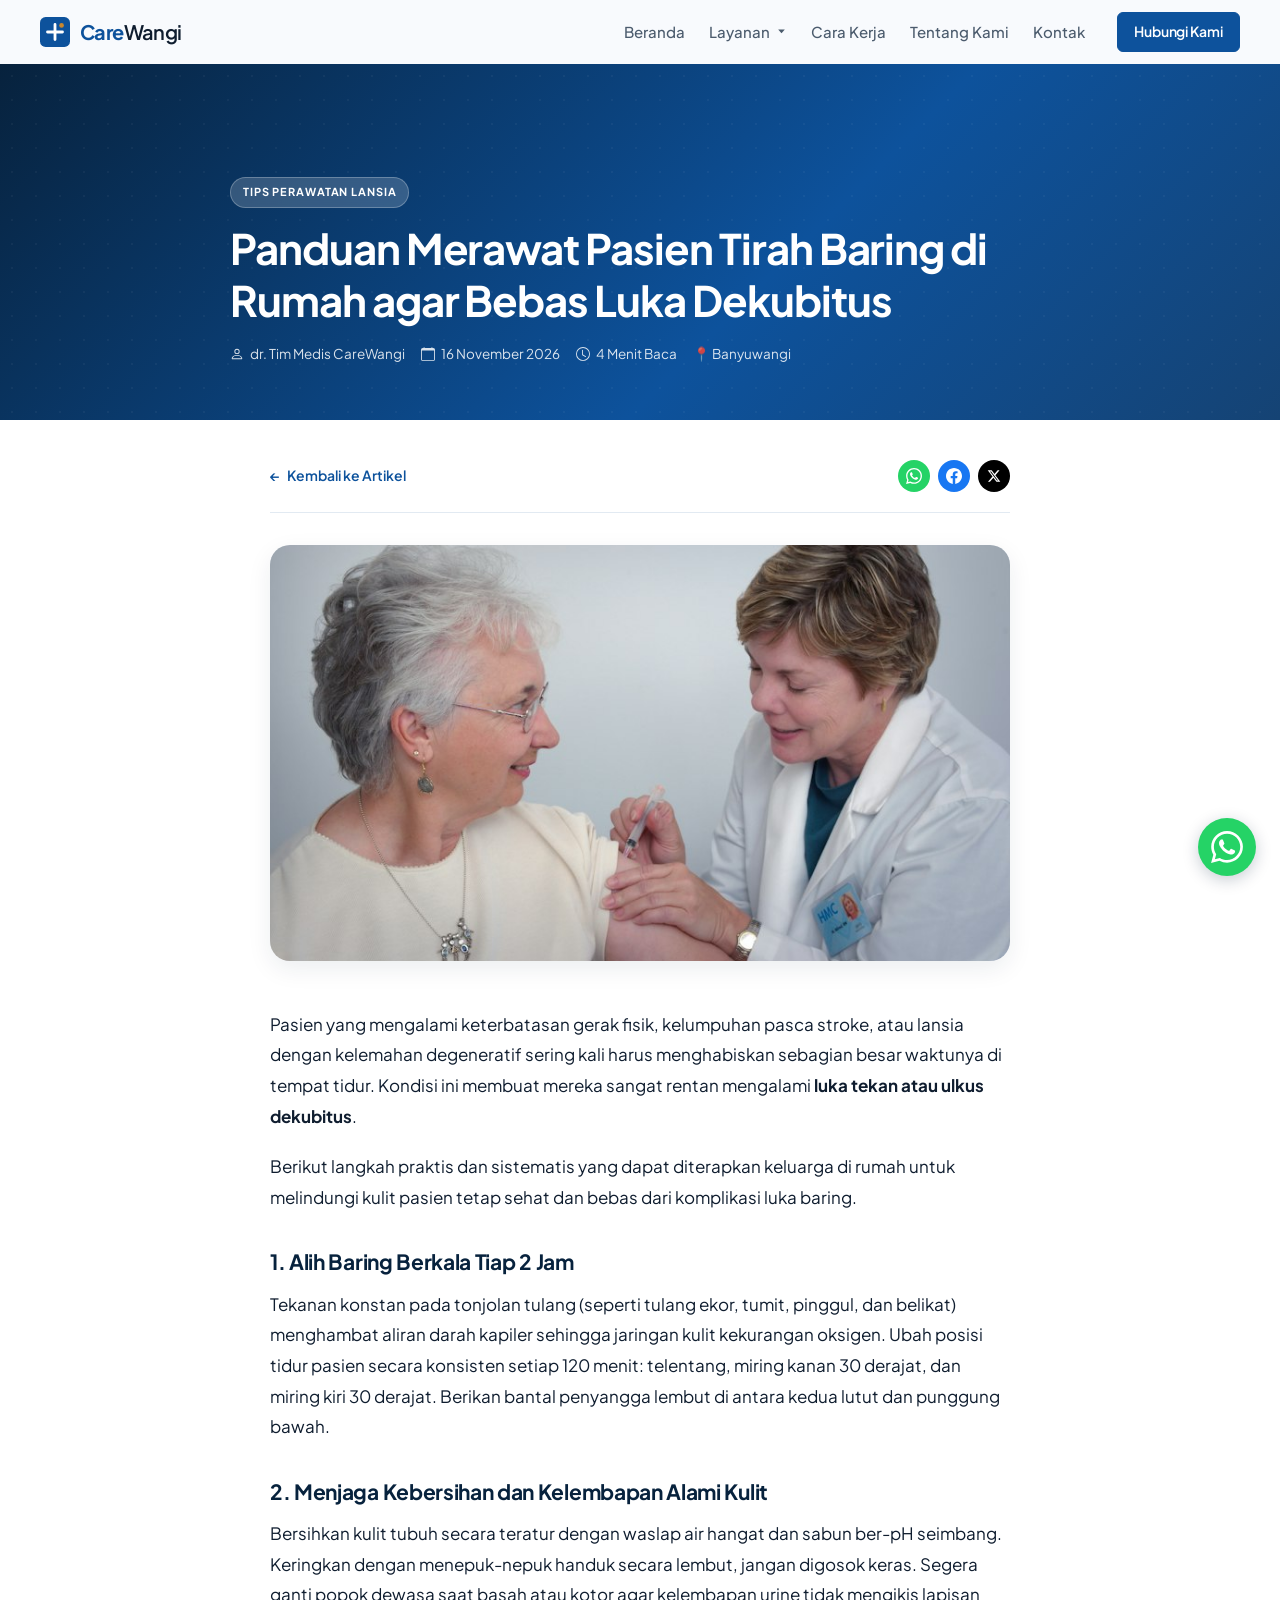
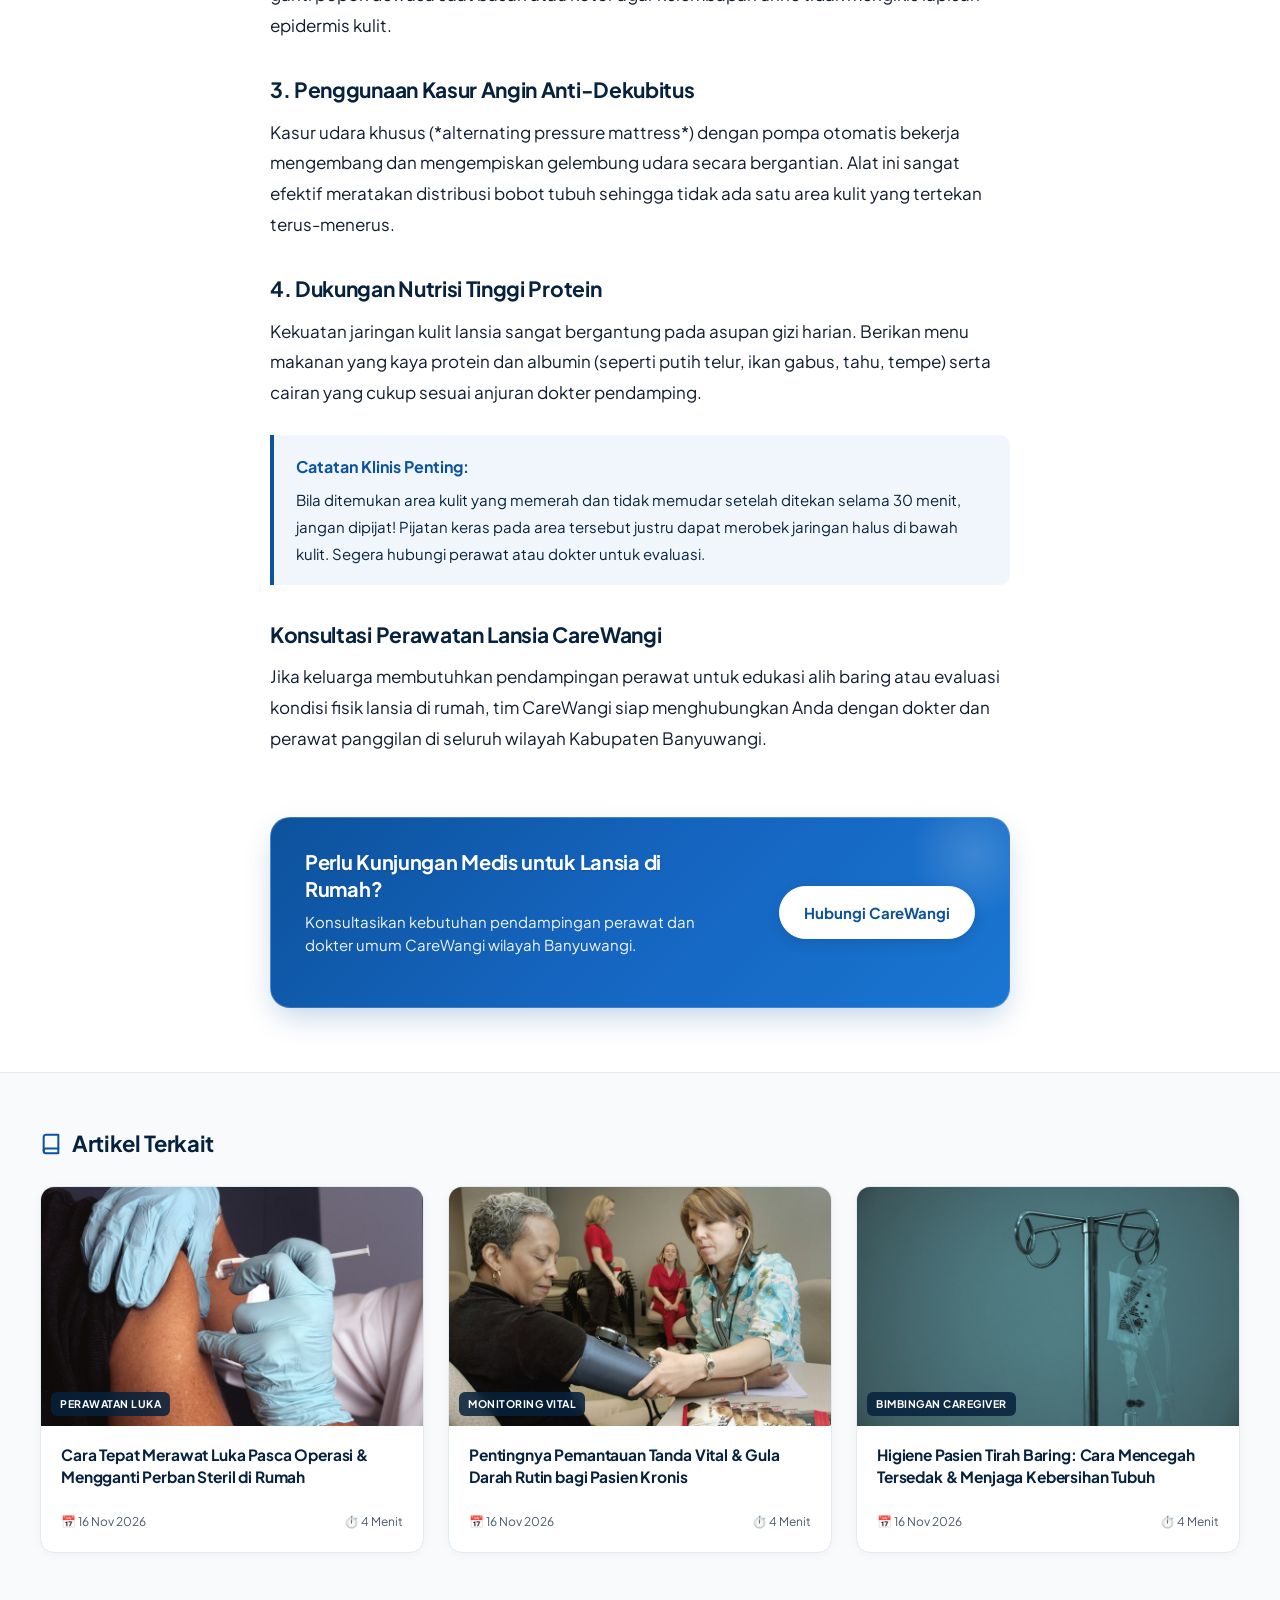
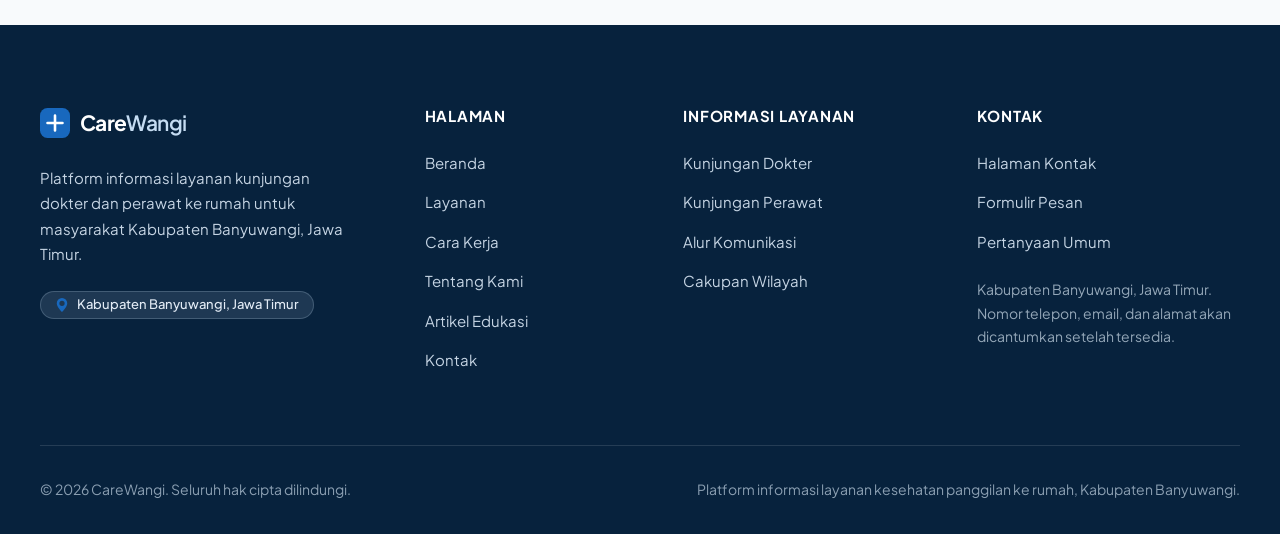
<file: artikel-cegah-dekubitus.html>
<!DOCTYPE html>
<html lang="id">
<head>
  <meta charset="UTF-8">
  <meta name="viewport" content="width=device-width, initial-scale=1.0">
  <title>Panduan Merawat Pasien Tirah Baring agar Bebas Luka Dekubitus — CareWangi</title>
  <meta name="description" content="Ketahui langkah praktis pencegahan luka dekubitus pada lansia dan pasien tirah baring di rumah dari tim medis CareWangi Banyuwangi.">
  <meta name="theme-color" content="#0D529C">
  <link rel="icon" href="assets/icons/logo.svg" type="image/svg+xml">
  <link rel="preconnect" href="https://fonts.googleapis.com">
  <link rel="preconnect" href="https://fonts.gstatic.com" crossorigin>
  <link href="https://fonts.googleapis.com/css2?family=Plus+Jakarta+Sans:wght@400;500;600;700&amp;display=swap" rel="stylesheet">
  <script>document.documentElement.classList.add('js');</script>
  <link rel="stylesheet" href="css/style.css">
</head>
<body data-page="artikel">
  <a class="skip-link" href="#main">Lewati ke konten utama</a>

  <!-- SITE HEADER -->
  <header class="site-header" id="nav">
    <div class="site-container nav-container">
      <a href="index.html" class="brand-logo" aria-label="CareWangi Beranda">
        <svg viewBox="0 0 32 32" width="30" height="30" fill="none" xmlns="http://www.w3.org/2000/svg" aria-hidden="true">
          <rect width="32" height="32" rx="6" fill="#0D529C"/>
          <path d="M16 8v16M8 16h16" stroke="#ffffff" stroke-width="3" stroke-linecap="round"/>
          <circle cx="23" cy="9" r="2.5" fill="#C9872E"/>
        </svg>
        <span class="brand-name">Care<span>Wangi</span></span>
      </a>

      <button class="menu-toggle" id="burger" aria-label="Buka navigasi menu" aria-expanded="false" aria-controls="menu">
        <span class="toggle-bar"></span>
        <span class="toggle-bar"></span>
        <span class="toggle-bar"></span>
      </button>

      <nav class="nav-menu" id="menu" aria-label="Navigasi Utama">
        <!-- HEADER DRAWER KHUSUS MOBILE (Logo + Tombol Tutup) -->
        <div class="nav-drawer-header">
          <a href="index.html" class="drawer-brand" aria-label="CareWangi Beranda">
            <svg viewBox="0 0 32 32" width="28" height="28" fill="none" xmlns="http://www.w3.org/2000/svg" aria-hidden="true">
              <rect width="32" height="32" rx="6" fill="#0D529C"/>
              <path d="M16 8v16M8 16h16" stroke="#ffffff" stroke-width="3" stroke-linecap="round"/>
              <circle cx="23" cy="9" r="2.5" fill="#C9872E"/>
            </svg>
            <span class="brand-name">Care<span>Wangi</span></span>
          </a>
          <button type="button" class="drawer-close" id="drawerClose" aria-label="Tutup navigasi">
            <svg viewBox="0 0 24 24" width="18" height="18" fill="none" stroke="currentColor" stroke-width="2.2" stroke-linecap="round" stroke-linejoin="round" aria-hidden="true">
              <path d="M18 6L6 18M6 6l12 12"/>
            </svg>
          </button>
        </div>

        <ul class="nav-links">
          <li>
            <a href="index.html" class="nav-link">
              <span class="nav-link-icon" aria-hidden="true">
                <svg viewBox="0 0 24 24" width="18" height="18" fill="none" stroke="currentColor" stroke-width="2" stroke-linecap="round" stroke-linejoin="round"><path d="M3 9l9-7 9 7v11a2 2 0 0 1-2 2H5a2 2 0 0 1-2-2z"/><polyline points="9 22 9 12 15 12 15 22"/></svg>
              </span>
              <span class="nav-link-text">Beranda</span>
            </a>
          </li>
          <li class="nav-item-dropdown">
            <button type="button" class="nav-link nav-dropdown-btn" id="navLayananBtn" aria-expanded="false" aria-haspopup="true" aria-controls="dropdownLayanan">
              <span class="nav-link-icon" aria-hidden="true">
                <svg viewBox="0 0 24 24" width="18" height="18" fill="none" stroke="currentColor" stroke-width="2" stroke-linecap="round" stroke-linejoin="round"><path d="M22 12h-4l-3 9L9 3l-3 9H2"/></svg>
              </span>
              <span class="nav-link-text">Layanan</span>
              <svg class="dropdown-chevron" viewBox="0 0 16 16" width="11" height="11" fill="currentColor" aria-hidden="true">
                <path d="M3.204 5h9.592L8 10.481 3.204 5z"/>
              </svg>
            </button>
            <div class="nav-dropdown-menu" id="dropdownLayanan" role="menu" aria-labelledby="navLayananBtn">
              <div class="dropdown-header">
                <span class="dropdown-kicker">Katalog Layanan Medis</span>
                <a href="layanan.html" class="dropdown-view-all">Lihat Semua Layanan →</a>
              </div>
              <div class="dropdown-grid">
                <div class="dropdown-col">
                  <span class="dropdown-col-title">
                    <svg viewBox="0 0 24 24" width="15" height="15" fill="none" stroke="currentColor" stroke-width="2" stroke-linecap="round" stroke-linejoin="round" aria-hidden="true"><path d="M22 12h-4l-3 9L9 3l-3 9H2"/></svg>
                    Layanan Dokter
                  </span>
                  <ul class="dropdown-list">
                    <li>
                      <a href="layanan.html#dokter-umum" class="dropdown-item">
                        <span class="dropdown-item-title">Kunjungan Dokter Umum</span>
                        <span class="dropdown-item-arrow" aria-hidden="true">→</span>
                      </a>
                    </li>
                    <li>
                      <a href="layanan.html#dokter-lansia" class="dropdown-item">
                        <span class="dropdown-item-title">Konsultasi Lansia &amp; Tirah Baring</span>
                        <span class="dropdown-item-arrow" aria-hidden="true">→</span>
                      </a>
                    </li>
                    <li>
                      <a href="layanan.html#dokter-pascarawat" class="dropdown-item">
                        <span class="dropdown-item-title">Evaluasi Pemulihan Pasca Rawat</span>
                        <span class="dropdown-item-arrow" aria-hidden="true">→</span>
                      </a>
                    </li>
                  </ul>
                </div>

                <div class="dropdown-col">
                  <span class="dropdown-col-title">
                    <svg viewBox="0 0 24 24" width="15" height="15" fill="none" stroke="currentColor" stroke-width="2" stroke-linecap="round" stroke-linejoin="round" aria-hidden="true"><path d="M12 2v20M17 5H9.5a3.5 3.5 0 0 0 0 7h5a3.5 3.5 0 0 1 0 7H6"/></svg>
                    Layanan Perawat
                  </span>
                  <ul class="dropdown-list">
                    <li>
                      <a href="layanan.html#perawat-luka" class="dropdown-item">
                        <span class="dropdown-item-title">Perawatan Luka &amp; Pasca Bedah</span>
                        <span class="dropdown-item-arrow" aria-hidden="true">→</span>
                      </a>
                    </li>
                    <li>
                      <a href="layanan.html#perawat-medis" class="dropdown-item">
                        <span class="dropdown-item-title">Pendampingan Perawat Medis</span>
                        <span class="dropdown-item-arrow" aria-hidden="true">→</span>
                      </a>
                    </li>
                    <li>
                      <a href="layanan.html#perawat-edukasi" class="dropdown-item">
                        <span class="dropdown-item-title">Edukasi &amp; Perawatan Mandiri</span>
                        <span class="dropdown-item-arrow" aria-hidden="true">→</span>
                      </a>
                    </li>
                  </ul>
                </div>
              </div>
              <div class="dropdown-footer">
                <span class="dropdown-footer-text">Wilayah aktif: <strong>Kabupaten Banyuwangi</strong></span>
                <a href="kontak.html" class="dropdown-footer-link">Konsultasi Sekarang →</a>
              </div>
            </div>
          </li>
          <li>
            <a href="cara-kerja.html" class="nav-link">
              <span class="nav-link-icon" aria-hidden="true">
                <svg viewBox="0 0 24 24" width="18" height="18" fill="none" stroke="currentColor" stroke-width="2" stroke-linecap="round" stroke-linejoin="round"><circle cx="12" cy="12" r="10"/><polyline points="12 6 12 12 16 14"/></svg>
              </span>
              <span class="nav-link-text">Cara Kerja</span>
            </a>
          </li>
          <li>
            <a href="tentang-kami.html" class="nav-link">
              <span class="nav-link-icon" aria-hidden="true">
                <svg viewBox="0 0 24 24" width="18" height="18" fill="none" stroke="currentColor" stroke-width="2" stroke-linecap="round" stroke-linejoin="round"><circle cx="12" cy="12" r="10"/><line x1="12" y1="16" x2="12" y2="12"/><line x1="12" y1="8" x2="12.01" y2="8"/></svg>
              </span>
              <span class="nav-link-text">Tentang Kami</span>
            </a>
          </li>
          <li>
            <a href="kontak.html" class="nav-link">
              <span class="nav-link-icon" aria-hidden="true">
                <svg viewBox="0 0 24 24" width="18" height="18" fill="none" stroke="currentColor" stroke-width="2" stroke-linecap="round" stroke-linejoin="round"><path d="M22 16.92v3a2 2 0 0 1-2.18 2 19.79 19.79 0 0 1-8.63-3.07 19.5 19.5 0 0 1-6-6 19.79 19.79 0 0 1-3.07-8.67A2 2 0 0 1 4.11 2h3a2 2 0 0 1 2 1.72 12.84 12.84 0 0 0 .7 2.81 2 2 0 0 1-.45 2.11L8.09 9.91a16 16 0 0 0 6 6l1.27-1.27a2 2 0 0 1 2.11-.45 12.84 12.84 0 0 0 2.81.7A2 2 0 0 1 22 16.92z"/></svg>
              </span>
              <span class="nav-link-text">Kontak</span>
            </a>
          </li>
        </ul>

        <!-- FOOTER DRAWER KHUSUS MOBILE -->
        <div class="nav-drawer-footer">
          <a href="kontak.html" class="btn btn-primary btn-drawer-cta">Hubungi Kami</a>
          <div class="drawer-locale-badge">
            <span class="locale-flag" aria-hidden="true">🇮🇩</span>
            <span>Kabupaten Banyuwangi, Jatim</span>
          </div>
        </div>

        <div class="nav-cta">
          <a href="kontak.html" class="btn btn-primary btn-sm">Hubungi Kami</a>
        </div>
      </nav>
    </div>
  </header>

  <div class="nav-backdrop" id="navBackdrop" aria-hidden="true"></div>

  <!-- ARTICLE HERO (Simpel & Elegan sesuai Referensi) -->
  <header class="article-simple-hero">
    <div class="site-container">
      <span class="article-hero-tag">Tips Perawatan Lansia</span>
      <h1 class="article-hero-heading">Panduan Merawat Pasien Tirah Baring di Rumah agar Bebas Luka Dekubitus</h1>
      <div class="article-hero-meta">
        <span class="article-hero-meta-item">
          <svg viewBox="0 0 16 16" width="14" height="14" fill="currentColor" aria-hidden="true"><path d="M8 8a3 3 0 1 0 0-6 3 3 0 0 0 0 6zm2-3a2 2 0 1 1-4 0 2 2 0 0 1 4 0zm4 8c0 1-1 1-1 1H3s-1 0-1-1 1-4 6-4 6 3 6 4zm-1-.004c-.001-.246-.154-.986-.832-1.664C11.516 10.68 10.289 10 8 10c-2.29 0-3.516.68-4.168 1.332-.678.678-.83 1.418-.832 1.664h10z"/></svg>
          dr. Tim Medis CareWangi
        </span>
        <span class="article-hero-meta-item">
          <svg viewBox="0 0 16 16" width="14" height="14" fill="currentColor" aria-hidden="true"><path d="M3.5 0a.5.5 0 0 1 .5.5V1h8V.5a.5.5 0 0 1 1 0V1h1a2 2 0 0 1 2 2v11a2 2 0 0 1-2 2H2a2 2 0 0 1-2-2V3a2 2 0 0 1 2-2h1V.5a.5.5 0 0 1 .5-.5zM1 4v10a1 1 0 0 0 1 1h12a1 1 0 0 0 1-1V4H1z"/></svg>
          16 November 2026
        </span>
        <span class="article-hero-meta-item">
          <svg viewBox="0 0 16 16" width="14" height="14" fill="currentColor" aria-hidden="true"><path d="M8 3.5a.5.5 0 0 0-1 0V9a.5.5 0 0 0 .252.434l3.5 2a.5.5 0 0 0 .496-.868L8 8.71V3.5z"/><path d="M8 16A8 8 0 1 0 8 0a8 8 0 0 0 0 16zm7-8A7 7 0 1 1 1 8a7 7 0 0 1 14 0z"/></svg>
          4 Menit Baca
        </span>
        <span class="article-hero-meta-item">
          📍 Banyuwangi
        </span>
      </div>
    </div>
  </header>

  <main id="main">
    <!-- BODY ARTIKEL SATU KOLOM (Clean & Readable) -->
    <div class="article-simple-body-wrap">
      <div class="article-simple-body-container">
        <!-- TOP SUBNAV & SHARE -->
        <div class="article-subnav-bar">
          <a href="artikel.html" class="article-back-link">
            <span aria-hidden="true">←</span>
            <span>Kembali ke Artikel</span>
          </a>
          <div class="article-share-group" aria-label="Bagikan artikel ini">
            <a href="https://api.whatsapp.com/send?text=Panduan%20Merawat%20Pasien%20Tirah%20Baring%20agar%20Bebas%20Luka%20Dekubitus%20-%20CareWangi" target="_blank" rel="noopener noreferrer" class="share-btn-circle share-wa" title="Bagikan ke WhatsApp" aria-label="WhatsApp">
              <svg viewBox="0 0 24 24" width="16" height="16" fill="currentColor"><path d="M.057 24l1.687-6.163c-1.041-1.804-1.588-3.849-1.587-5.946.003-6.556 5.338-11.891 11.893-11.891 3.181.001 6.167 1.24 8.413 3.488 2.245 2.248 3.481 5.236 3.48 8.414-.003 6.557-5.338 11.892-11.893 11.892-1.99-.001-3.951-.5-5.688-1.448l-6.305 1.654zm6.597-3.807c1.676.995 3.276 1.591 5.392 1.592 5.448 0 9.886-4.434 9.889-9.885.002-5.462-4.415-9.89-9.881-9.892-5.452 0-9.887 4.434-9.889 9.884-.001 2.225.651 3.891 1.746 5.634l-.999 3.648 3.742-.981zm11.387-5.464c-.074-.124-.272-.198-.57-.347-.297-.149-1.758-.868-2.031-.967-.272-.099-.47-.149-.669.149-.198.297-.768.967-.941 1.165-.173.198-.347.223-.644.074-.297-.149-1.255-.462-2.39-1.475-.883-.788-1.48-1.761-1.653-2.059-.173-.297-.018-.458.13-.606.134-.133.297-.347.446-.521.151-.172.2-.296.3-.495.099-.198.05-.372-.025-.521-.075-.148-.669-1.611-.916-2.206-.242-.579-.487-.501-.669-.51l-.57-.01c-.198 0-.52.074-.792.372s-1.04 1.016-1.04 2.479 1.065 2.876 1.213 3.074c.149.198 2.095 3.2 5.076 4.487.709.306 1.263.489 1.694.626.712.226 1.36.194 1.872.118.571-.085 1.758-.719 2.006-1.413.248-.695.248-1.29.173-1.414z"/></svg>
            </a>
            <a href="https://www.facebook.com/sharer/sharer.php?u=https://carewangi.id/artikel-cegah-dekubitus.html" target="_blank" rel="noopener noreferrer" class="share-btn-circle share-fb" title="Bagikan ke Facebook" aria-label="Facebook">
              <svg viewBox="0 0 24 24" width="16" height="16" fill="currentColor"><path d="M24 12.073c0-6.627-5.373-12-12-12s-12 5.373-12 12c0 5.99 4.388 10.954 10.125 11.854v-8.385H7.078v-3.47h3.047V9.43c0-3.007 1.792-4.669 4.533-4.669 1.312 0 2.686.235 2.686.235v2.953H15.83c-1.491 0-1.956.925-1.956 1.874v2.25h3.328l-.532 3.47h-2.796v8.385C19.612 23.027 24 18.062 24 12.073z"/></svg>
            </a>
            <a href="https://twitter.com/intent/tweet?text=Panduan%20Merawat%20Pasien%20Tirah%20Baring%20agar%20Bebas%20Luka%20Dekubitus" target="_blank" rel="noopener noreferrer" class="share-btn-circle share-x" title="Bagikan ke X" aria-label="X">
              <svg viewBox="0 0 24 24" width="14" height="14" fill="currentColor"><path d="M18.244 2.25h3.308l-7.227 8.26 8.502 11.24H16.17l-5.214-6.817L4.99 21.75H1.68l7.73-8.835L1.254 2.25H8.08l4.713 6.231zm-1.161 17.52h1.833L7.084 4.126H5.117z"/></svg>
            </a>
          </div>
        </div>

        <!-- FOTO ARTIKEL UTAMA -->
        <div class="single-article-media">
          <img src="assets/images/artikel-dekubitus.jpg" alt="Pendampingan pasien tirah baring di rumah" width="800" height="450">
        </div>

        <!-- ISI ARTIKEL BERSIH -->
        <div class="article-content-clean">
          <p>Pasien yang mengalami keterbatasan gerak fisik, kelumpuhan pasca stroke, atau lansia dengan kelemahan degeneratif sering kali harus menghabiskan sebagian besar waktunya di tempat tidur. Kondisi ini membuat mereka sangat rentan mengalami <strong>luka tekan atau ulkus dekubitus</strong>.</p>
          
          <p>Berikut langkah praktis dan sistematis yang dapat diterapkan keluarga di rumah untuk melindungi kulit pasien tetap sehat dan bebas dari komplikasi luka baring.</p>

          <h2>1. Alih Baring Berkala Tiap 2 Jam</h2>
          <p>Tekanan konstan pada tonjolan tulang (seperti tulang ekor, tumit, pinggul, dan belikat) menghambat aliran darah kapiler sehingga jaringan kulit kekurangan oksigen. Ubah posisi tidur pasien secara konsisten setiap 120 menit: telentang, miring kanan 30 derajat, dan miring kiri 30 derajat. Berikan bantal penyangga lembut di antara kedua lutut dan punggung bawah.</p>

          <h2>2. Menjaga Kebersihan dan Kelembapan Alami Kulit</h2>
          <p>Bersihkan kulit tubuh secara teratur dengan waslap air hangat dan sabun ber-pH seimbang. Keringkan dengan menepuk-nepuk handuk secara lembut, jangan digosok keras. Segera ganti popok dewasa saat basah atau kotor agar kelembapan urine tidak mengikis lapisan epidermis kulit.</p>

          <h2>3. Penggunaan Kasur Angin Anti-Dekubitus</h2>
          <p>Kasur udara khusus (*alternating pressure mattress*) dengan pompa otomatis bekerja mengembang dan mengempiskan gelembung udara secara bergantian. Alat ini sangat efektif meratakan distribusi bobot tubuh sehingga tidak ada satu area kulit yang tertekan terus-menerus.</p>

          <h2>4. Dukungan Nutrisi Tinggi Protein</h2>
          <p>Kekuatan jaringan kulit lansia sangat bergantung pada asupan gizi harian. Berikan menu makanan yang kaya protein dan albumin (seperti putih telur, ikan gabus, tahu, tempe) serta cairan yang cukup sesuai anjuran dokter pendamping.</p>

          <div class="article-callout-clean">
            <strong>Catatan Klinis Penting:</strong>
            Bila ditemukan area kulit yang memerah dan tidak memudar setelah ditekan selama 30 menit, jangan dipijat! Pijatan keras pada area tersebut justru dapat merobek jaringan halus di bawah kulit. Segera hubungi perawat atau dokter untuk evaluasi.
          </div>

          <h2>Konsultasi Perawatan Lansia CareWangi</h2>
          <p>Jika keluarga membutuhkan pendampingan perawat untuk edukasi alih baring atau evaluasi kondisi fisik lansia di rumah, tim CareWangi siap menghubungkan Anda dengan dokter dan perawat panggilan di seluruh wilayah Kabupaten Banyuwangi.</p>

          <!-- Banner CTA WhatsApp -->
          <div class="article-action-banner">
            <div class="article-action-text">
              <h4>Perlu Kunjungan Medis untuk Lansia di Rumah?</h4>
              <p>Konsultasikan kebutuhan pendampingan perawat dan dokter umum CareWangi wilayah Banyuwangi.</p>
            </div>
            <a href="https://wa.me/?text=Halo%20CareWangi%2C%20saya%20ingin%20konsultasi%20layanan%20kunjungan%20lansia%20tirah%20baring." class="btn btn-primary" target="_blank" rel="noopener noreferrer">Hubungi CareWangi</a>
          </div>
        </div>
      </div>
    </div>

    <!-- SECTION ARTIKEL TERKAIT (Persis Gambar Referensi User) -->
    <section class="section-related-articles" aria-labelledby="related-title">
      <div class="site-container">
        <div class="related-articles-header">
          <svg class="related-articles-icon" viewBox="0 0 24 24" fill="none" stroke="currentColor" stroke-width="2.2" stroke-linecap="round" stroke-linejoin="round" aria-hidden="true">
            <path d="M4 19.5A2.5 2.5 0 0 1 6.5 17H20"></path>
            <path d="M6.5 2H20v20H6.5A2.5 2.5 0 0 1 4 19.5v-15A2.5 2.5 0 0 1 6.5 2z"></path>
          </svg>
          <h3 id="related-title">Artikel Terkait</h3>
        </div>

        <div class="related-articles-grid">
          <!-- CARD 1 -->
          <a href="artikel-perawatan-luka.html" class="related-card">
            <div class="related-card-media">
              <img src="assets/images/artikel-perawatan-luka.jpg" alt="Perawatan luka pasca bedah steril oleh perawat" loading="lazy" width="400" height="250">
              <span class="related-card-badge">Perawatan Luka</span>
            </div>
            <div class="related-card-body">
              <h4 class="related-card-title">Cara Tepat Merawat Luka Pasca Operasi &amp; Mengganti Perban Steril di Rumah</h4>
              <div class="related-card-meta">
                <span class="related-card-meta-item">📅 16 Nov 2026</span>
                <span class="related-card-meta-item">⏱️ 4 Menit</span>
              </div>
            </div>
          </a>

          <!-- CARD 2 -->
          <a href="artikel-tanda-vital.html" class="related-card">
            <div class="related-card-media">
              <img src="assets/images/artikel-tanda-vital.jpg" alt="Pemeriksaan tanda vital dan gula darah berkala" loading="lazy" width="400" height="250">
              <span class="related-card-badge">Monitoring Vital</span>
            </div>
            <div class="related-card-body">
              <h4 class="related-card-title">Pentingnya Pemantauan Tanda Vital &amp; Gula Darah Rutin bagi Pasien Kronis</h4>
              <div class="related-card-meta">
                <span class="related-card-meta-item">📅 16 Nov 2026</span>
                <span class="related-card-meta-item">⏱️ 4 Menit</span>
              </div>
            </div>
          </a>

          <!-- CARD 3 -->
          <a href="artikel-edukasi-caregiver.html" class="related-card">
            <div class="related-card-media">
              <img src="assets/images/artikel-caregiver.jpg" alt="Pendampingan caregiver keluarga untuk lansia di rumah" loading="lazy" width="400" height="250">
              <span class="related-card-badge">Bimbingan Caregiver</span>
            </div>
            <div class="related-card-body">
              <h4 class="related-card-title">Higiene Pasien Tirah Baring: Cara Mencegah Tersedak &amp; Menjaga Kebersihan Tubuh</h4>
              <div class="related-card-meta">
                <span class="related-card-meta-item">📅 16 Nov 2026</span>
                <span class="related-card-meta-item">⏱️ 4 Menit</span>
              </div>
            </div>
          </a>
        </div>
      </div>
    </section>
  </main>

  <!-- FOOTER -->
  <footer class="site-footer">
    <div class="site-container footer-grid">
      <div class="footer-col-brand">
        <a href="index.html" class="footer-logo" aria-label="CareWangi Beranda">
          <svg viewBox="0 0 32 32" width="30" height="30" fill="none" xmlns="http://www.w3.org/2000/svg" aria-hidden="true">
            <rect width="32" height="32" rx="8" fill="#1868BE"/>
            <path d="M16 8v16M8 16h16" stroke="#ffffff" stroke-width="2.75" stroke-linecap="round"/>
          </svg>
          <span class="footer-logo-text"><span class="brand-white">Care</span><span class="brand-sage">Wangi</span></span>
        </a>
        <p class="footer-desc">Platform informasi layanan kunjungan dokter dan perawat ke rumah untuk masyarakat Kabupaten Banyuwangi, Jawa Timur.</p>
        <div class="footer-region-badge">
          <svg viewBox="0 0 16 16" width="14" height="14" fill="currentColor" aria-hidden="true"><path d="M8 16s6-5.686 6-10A6 6 0 0 0 2 6c0 4.314 6 10 6 10zm0-7a3 3 0 1 1 0-6 3 3 0 0 1 0 6z"/></svg>
          <span>Kabupaten Banyuwangi, Jawa Timur</span>
        </div>
      </div>

      <div>
        <h4 class="footer-heading">Halaman</h4>
        <ul class="footer-links">
          <li><a href="index.html">Beranda</a></li>
          <li><a href="layanan.html">Layanan</a></li>
          <li><a href="cara-kerja.html">Cara Kerja</a></li>
          <li><a href="tentang-kami.html">Tentang Kami</a></li>
          <li><a href="artikel.html">Artikel Edukasi</a></li>
          <li><a href="kontak.html">Kontak</a></li>
        </ul>
      </div>

      <div>
        <h4 class="footer-heading">Informasi Layanan</h4>
        <ul class="footer-links">
          <li><a href="layanan.html#dokter">Kunjungan Dokter</a></li>
          <li><a href="layanan.html#perawat">Kunjungan Perawat</a></li>
          <li><a href="cara-kerja.html">Alur Komunikasi</a></li>
          <li><a href="tentang-kami.html#wilayah">Cakupan Wilayah</a></li>
        </ul>
      </div>

      <div>
        <h4 class="footer-heading">Kontak</h4>
        <ul class="footer-links">
          <li><a href="kontak.html">Halaman Kontak</a></li>
          <li><a href="kontak.html#form">Formulir Pesan</a></li>
          <li><a href="kontak.html#faq">Pertanyaan Umum</a></li>
        </ul>
        <p class="footer-note">Kabupaten Banyuwangi, Jawa Timur.<br>Nomor telepon, email, dan alamat akan dicantumkan setelah tersedia.</p>
      </div>
    </div>

    <div class="footer-bottom">
      <div class="site-container footer-bottom-inner">
        <p>© <span id="currentYear">2026</span> CareWangi. Seluruh hak cipta dilindungi.</p>
        <p class="footer-subtext">Platform informasi layanan kesehatan panggilan ke rumah, Kabupaten Banyuwangi.</p>
      </div>
    </div>
  </footer>

  <!-- TOMBOL SCROLL KE ATAS (KIRI BAWAH) -->
  <button type="button"
          class="scroll-to-top"
          id="scrollToTopBtn"
          aria-label="Kembali ke atas halaman"
          title="Kembali ke atas">
    <svg viewBox="0 0 24 24" width="22" height="22" fill="none" stroke="currentColor" stroke-width="2.5" stroke-linecap="round" stroke-linejoin="round" aria-hidden="true">
      <path d="M12 19V5M5 12l7-7 7 7"/>
    </svg>
  </button>

  <!-- FLOATING WHATSAPP BUTTON -->
  <a href="https://wa.me/?text=Halo%20CareWangi%2C%20saya%20ingin%20mengetahui%20informasi%20mengenai%20layanan%20kunjungan%20dokter%20dan%20perawat%20ke%20rumah."
     class="floating-wa"
     target="_blank"
     rel="noopener noreferrer"
     aria-label="Hubungi CareWangi melalui WhatsApp"
     title="Hubungi CareWangi melalui WhatsApp">
    <svg viewBox="0 0 24 24" width="32" height="32" fill="currentColor" aria-hidden="true">
      <path d="M.057 24l1.687-6.163c-1.041-1.804-1.588-3.849-1.587-5.946.003-6.556 5.338-11.891 11.893-11.891 3.181.001 6.167 1.24 8.413 3.488 2.245 2.248 3.481 5.236 3.48 8.414-.003 6.557-5.338 11.892-11.893 11.892-1.99-.001-3.951-.5-5.688-1.448l-6.305 1.654zm6.597-3.807c1.676.995 3.276 1.591 5.392 1.592 5.448 0 9.886-4.434 9.889-9.885.002-5.462-4.415-9.89-9.881-9.892-5.452 0-9.887 4.434-9.889 9.884-.001 2.225.651 3.891 1.746 5.634l-.999 3.648 3.742-.981zm11.387-5.464c-.074-.124-.272-.198-.57-.347-.297-.149-1.758-.868-2.031-.967-.272-.099-.47-.149-.669.149-.198.297-.768.967-.941 1.165-.173.198-.347.223-.644.074-.297-.149-1.255-.462-2.39-1.475-.883-.788-1.48-1.761-1.653-2.059-.173-.297-.018-.458.13-.606.134-.133.297-.347.446-.521.151-.172.2-.296.3-.495.099-.198.05-.372-.025-.521-.075-.148-.669-1.611-.916-2.206-.242-.579-.487-.501-.669-.51l-.57-.01c-.198 0-.52.074-.792.372s-1.04 1.016-1.04 2.479 1.065 2.876 1.213 3.074c.149.198 2.095 3.2 5.076 4.487.709.306 1.263.489 1.694.626.712.226 1.36.194 1.872.118.571-.085 1.758-.719 2.006-1.413.248-.695.248-1.29.173-1.414z"/>
    </svg>
  </a>

  <script src="js/script.js"></script>
</body>
</html>
</file>
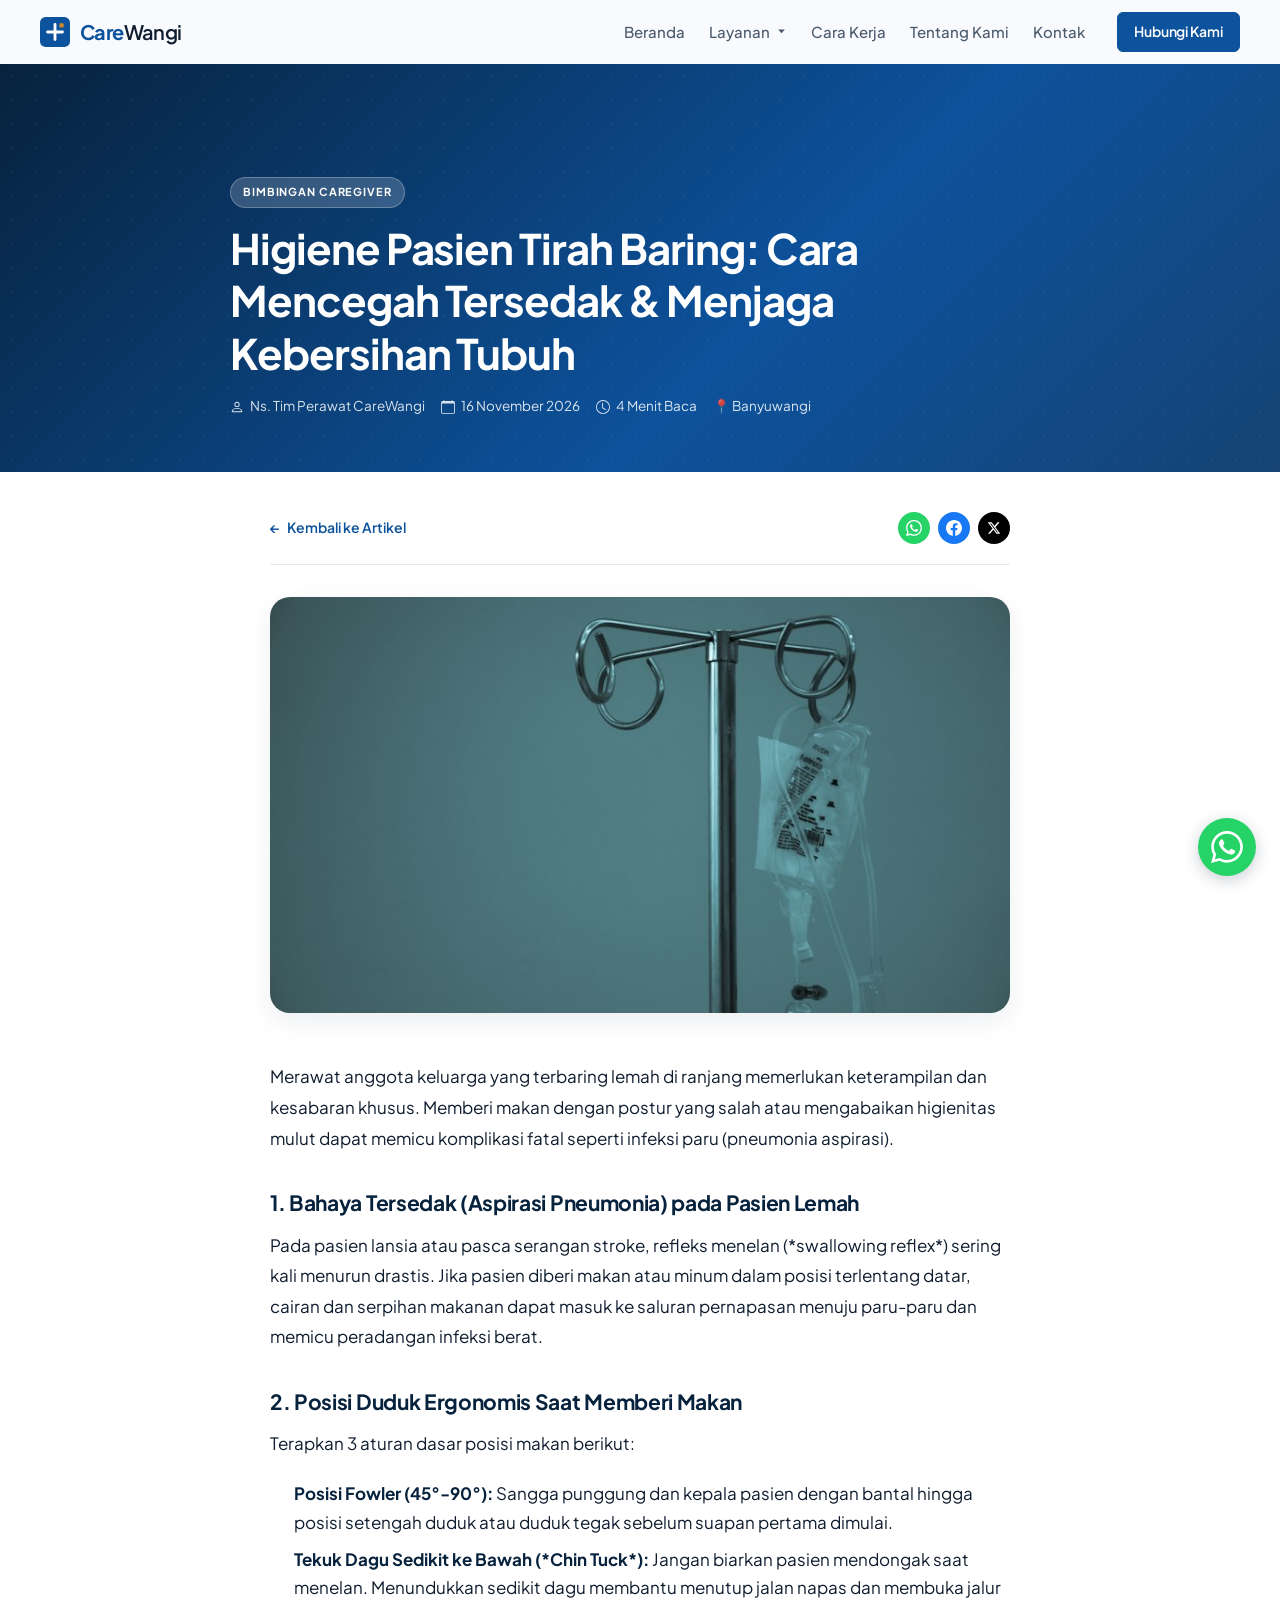
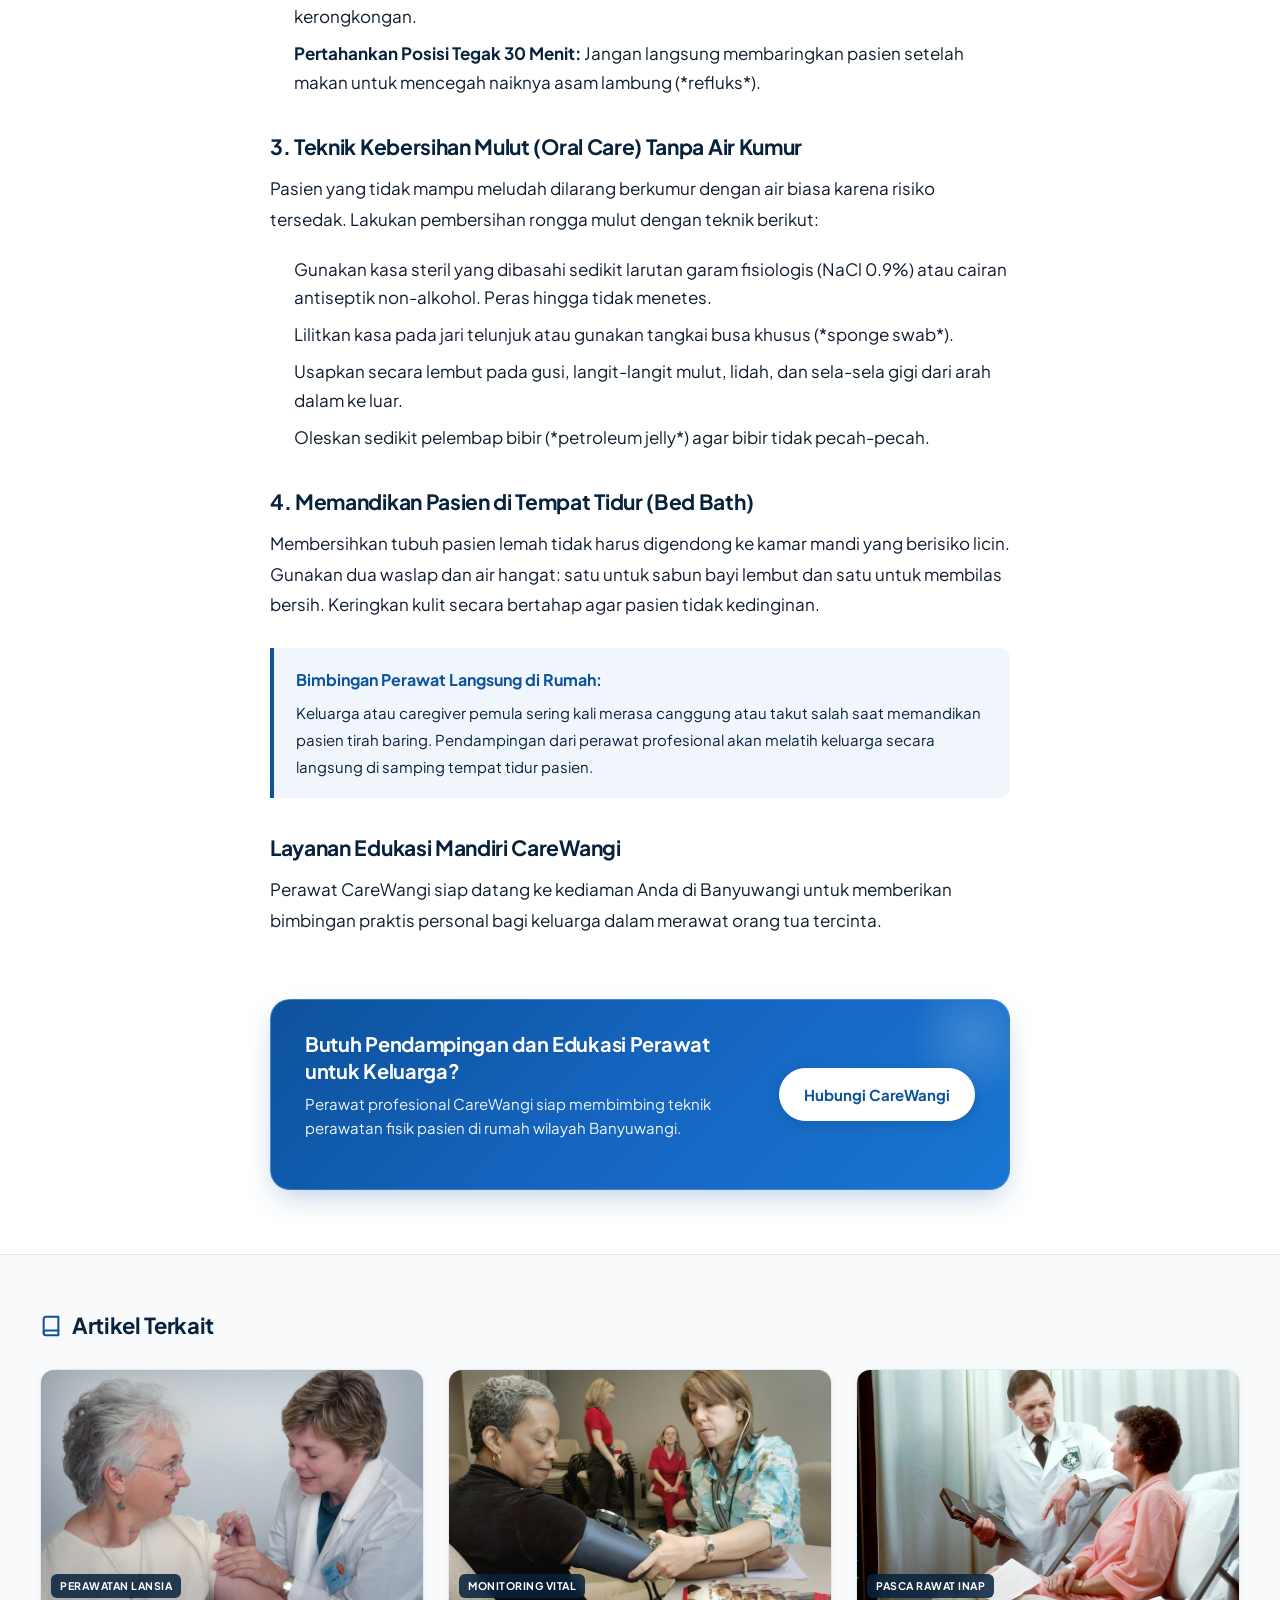
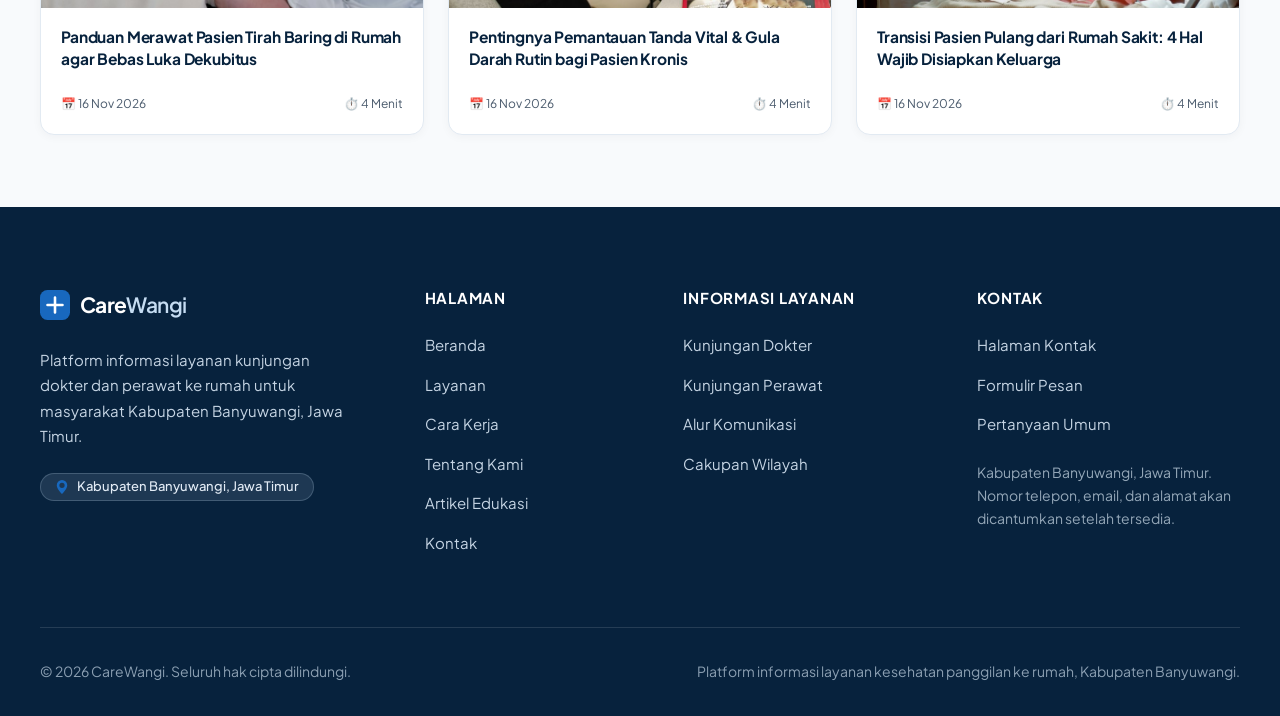
<file: artikel-edukasi-caregiver.html>
<!DOCTYPE html>
<html lang="id">
<head>
  <meta charset="UTF-8">
  <meta name="viewport" content="width=device-width, initial-scale=1.0">
  <title>Higiene Pasien Tirah Baring: Cara Mencegah Tersedak &amp; Menjaga Kebersihan — CareWangi</title>
  <meta name="description" content="Panduan penting bagi keluarga dan caregiver dalam merawat pasien lemah di rumah: teknik mencegah tersedak saat makan, oral hygiene, dan memandikan di tempat tidur.">
  <meta name="theme-color" content="#0D529C">
  <link rel="icon" href="assets/icons/logo.svg" type="image/svg+xml">
  <link rel="preconnect" href="https://fonts.googleapis.com">
  <link rel="preconnect" href="https://fonts.gstatic.com" crossorigin>
  <link href="https://fonts.googleapis.com/css2?family=Plus+Jakarta+Sans:wght@400;500;600;700&amp;display=swap" rel="stylesheet">
  <script>document.documentElement.classList.add('js');</script>
  <link rel="stylesheet" href="css/style.css">
</head>
<body data-page="artikel">
  <a class="skip-link" href="#main">Lewati ke konten utama</a>

  <!-- SITE HEADER -->
  <header class="site-header" id="nav">
    <div class="site-container nav-container">
      <a href="index.html" class="brand-logo" aria-label="CareWangi Beranda">
        <svg viewBox="0 0 32 32" width="30" height="30" fill="none" xmlns="http://www.w3.org/2000/svg" aria-hidden="true">
          <rect width="32" height="32" rx="6" fill="#0D529C"/>
          <path d="M16 8v16M8 16h16" stroke="#ffffff" stroke-width="3" stroke-linecap="round"/>
          <circle cx="23" cy="9" r="2.5" fill="#C9872E"/>
        </svg>
        <span class="brand-name">Care<span>Wangi</span></span>
      </a>

      <button class="menu-toggle" id="burger" aria-label="Buka navigasi menu" aria-expanded="false" aria-controls="menu">
        <span class="toggle-bar"></span>
        <span class="toggle-bar"></span>
        <span class="toggle-bar"></span>
      </button>

      <nav class="nav-menu" id="menu" aria-label="Navigasi Utama">
        <!-- HEADER DRAWER KHUSUS MOBILE (Logo + Tombol Tutup) -->
        <div class="nav-drawer-header">
          <a href="index.html" class="drawer-brand" aria-label="CareWangi Beranda">
            <svg viewBox="0 0 32 32" width="28" height="28" fill="none" xmlns="http://www.w3.org/2000/svg" aria-hidden="true">
              <rect width="32" height="32" rx="6" fill="#0D529C"/>
              <path d="M16 8v16M8 16h16" stroke="#ffffff" stroke-width="3" stroke-linecap="round"/>
              <circle cx="23" cy="9" r="2.5" fill="#C9872E"/>
            </svg>
            <span class="brand-name">Care<span>Wangi</span></span>
          </a>
          <button type="button" class="drawer-close" id="drawerClose" aria-label="Tutup navigasi">
            <svg viewBox="0 0 24 24" width="18" height="18" fill="none" stroke="currentColor" stroke-width="2.2" stroke-linecap="round" stroke-linejoin="round" aria-hidden="true">
              <path d="M18 6L6 18M6 6l12 12"/>
            </svg>
          </button>
        </div>

        <ul class="nav-links">
          <li>
            <a href="index.html" class="nav-link">
              <span class="nav-link-icon" aria-hidden="true">
                <svg viewBox="0 0 24 24" width="18" height="18" fill="none" stroke="currentColor" stroke-width="2" stroke-linecap="round" stroke-linejoin="round"><path d="M3 9l9-7 9 7v11a2 2 0 0 1-2 2H5a2 2 0 0 1-2-2z"/><polyline points="9 22 9 12 15 12 15 22"/></svg>
              </span>
              <span class="nav-link-text">Beranda</span>
            </a>
          </li>
          <li class="nav-item-dropdown">
            <button type="button" class="nav-link nav-dropdown-btn" id="navLayananBtn" aria-expanded="false" aria-haspopup="true" aria-controls="dropdownLayanan">
              <span class="nav-link-icon" aria-hidden="true">
                <svg viewBox="0 0 24 24" width="18" height="18" fill="none" stroke="currentColor" stroke-width="2" stroke-linecap="round" stroke-linejoin="round"><path d="M22 12h-4l-3 9L9 3l-3 9H2"/></svg>
              </span>
              <span class="nav-link-text">Layanan</span>
              <svg class="dropdown-chevron" viewBox="0 0 16 16" width="11" height="11" fill="currentColor" aria-hidden="true">
                <path d="M3.204 5h9.592L8 10.481 3.204 5z"/>
              </svg>
            </button>
            <div class="nav-dropdown-menu" id="dropdownLayanan" role="menu" aria-labelledby="navLayananBtn">
              <div class="dropdown-header">
                <span class="dropdown-kicker">Katalog Layanan Medis</span>
                <a href="layanan.html" class="dropdown-view-all">Lihat Semua Layanan →</a>
              </div>
              <div class="dropdown-grid">
                <div class="dropdown-col">
                  <span class="dropdown-col-title">
                    <svg viewBox="0 0 24 24" width="15" height="15" fill="none" stroke="currentColor" stroke-width="2" stroke-linecap="round" stroke-linejoin="round" aria-hidden="true"><path d="M22 12h-4l-3 9L9 3l-3 9H2"/></svg>
                    Layanan Dokter
                  </span>
                  <ul class="dropdown-list">
                    <li>
                      <a href="layanan.html#dokter-umum" class="dropdown-item">
                        <span class="dropdown-item-title">Kunjungan Dokter Umum</span>
                        <span class="dropdown-item-arrow" aria-hidden="true">→</span>
                      </a>
                    </li>
                    <li>
                      <a href="layanan.html#dokter-lansia" class="dropdown-item">
                        <span class="dropdown-item-title">Konsultasi Lansia &amp; Tirah Baring</span>
                        <span class="dropdown-item-arrow" aria-hidden="true">→</span>
                      </a>
                    </li>
                    <li>
                      <a href="layanan.html#dokter-pascarawat" class="dropdown-item">
                        <span class="dropdown-item-title">Evaluasi Pemulihan Pasca Rawat</span>
                        <span class="dropdown-item-arrow" aria-hidden="true">→</span>
                      </a>
                    </li>
                  </ul>
                </div>

                <div class="dropdown-col">
                  <span class="dropdown-col-title">
                    <svg viewBox="0 0 24 24" width="15" height="15" fill="none" stroke="currentColor" stroke-width="2" stroke-linecap="round" stroke-linejoin="round" aria-hidden="true"><path d="M12 2v20M17 5H9.5a3.5 3.5 0 0 0 0 7h5a3.5 3.5 0 0 1 0 7H6"/></svg>
                    Layanan Perawat
                  </span>
                  <ul class="dropdown-list">
                    <li>
                      <a href="layanan.html#perawat-luka" class="dropdown-item">
                        <span class="dropdown-item-title">Perawatan Luka &amp; Pasca Bedah</span>
                        <span class="dropdown-item-arrow" aria-hidden="true">→</span>
                      </a>
                    </li>
                    <li>
                      <a href="layanan.html#perawat-medis" class="dropdown-item">
                        <span class="dropdown-item-title">Pendampingan Perawat Medis</span>
                        <span class="dropdown-item-arrow" aria-hidden="true">→</span>
                      </a>
                    </li>
                    <li>
                      <a href="layanan.html#perawat-edukasi" class="dropdown-item">
                        <span class="dropdown-item-title">Edukasi &amp; Perawatan Mandiri</span>
                        <span class="dropdown-item-arrow" aria-hidden="true">→</span>
                      </a>
                    </li>
                  </ul>
                </div>
              </div>
              <div class="dropdown-footer">
                <span class="dropdown-footer-text">Wilayah aktif: <strong>Kabupaten Banyuwangi</strong></span>
                <a href="kontak.html" class="dropdown-footer-link">Konsultasi Sekarang →</a>
              </div>
            </div>
          </li>
          <li>
            <a href="cara-kerja.html" class="nav-link">
              <span class="nav-link-icon" aria-hidden="true">
                <svg viewBox="0 0 24 24" width="18" height="18" fill="none" stroke="currentColor" stroke-width="2" stroke-linecap="round" stroke-linejoin="round"><circle cx="12" cy="12" r="10"/><polyline points="12 6 12 12 16 14"/></svg>
              </span>
              <span class="nav-link-text">Cara Kerja</span>
            </a>
          </li>
          <li>
            <a href="tentang-kami.html" class="nav-link">
              <span class="nav-link-icon" aria-hidden="true">
                <svg viewBox="0 0 24 24" width="18" height="18" fill="none" stroke="currentColor" stroke-width="2" stroke-linecap="round" stroke-linejoin="round"><circle cx="12" cy="12" r="10"/><line x1="12" y1="16" x2="12" y2="12"/><line x1="12" y1="8" x2="12.01" y2="8"/></svg>
              </span>
              <span class="nav-link-text">Tentang Kami</span>
            </a>
          </li>
          <li>
            <a href="kontak.html" class="nav-link">
              <span class="nav-link-icon" aria-hidden="true">
                <svg viewBox="0 0 24 24" width="18" height="18" fill="none" stroke="currentColor" stroke-width="2" stroke-linecap="round" stroke-linejoin="round"><path d="M22 16.92v3a2 2 0 0 1-2.18 2 19.79 19.79 0 0 1-8.63-3.07 19.5 19.5 0 0 1-6-6 19.79 19.79 0 0 1-3.07-8.67A2 2 0 0 1 4.11 2h3a2 2 0 0 1 2 1.72 12.84 12.84 0 0 0 .7 2.81 2 2 0 0 1-.45 2.11L8.09 9.91a16 16 0 0 0 6 6l1.27-1.27a2 2 0 0 1 2.11-.45 12.84 12.84 0 0 0 2.81.7A2 2 0 0 1 22 16.92z"/></svg>
              </span>
              <span class="nav-link-text">Kontak</span>
            </a>
          </li>
        </ul>

        <!-- FOOTER DRAWER KHUSUS MOBILE -->
        <div class="nav-drawer-footer">
          <a href="kontak.html" class="btn btn-primary btn-drawer-cta">Hubungi Kami</a>
          <div class="drawer-locale-badge">
            <span class="locale-flag" aria-hidden="true">🇮🇩</span>
            <span>Kabupaten Banyuwangi, Jatim</span>
          </div>
        </div>

        <div class="nav-cta">
          <a href="kontak.html" class="btn btn-primary btn-sm">Hubungi Kami</a>
        </div>
      </nav>
    </div>
  </header>

  <div class="nav-backdrop" id="navBackdrop" aria-hidden="true"></div>

  <!-- ARTICLE HERO (Simpel & Elegan sesuai Referensi) -->
  <header class="article-simple-hero">
    <div class="site-container">
      <span class="article-hero-tag">Bimbingan Caregiver</span>
      <h1 class="article-hero-heading">Higiene Pasien Tirah Baring: Cara Mencegah Tersedak &amp; Menjaga Kebersihan Tubuh</h1>
      <div class="article-hero-meta">
        <span class="article-hero-meta-item">
          <svg viewBox="0 0 16 16" width="14" height="14" fill="currentColor" aria-hidden="true"><path d="M8 8a3 3 0 1 0 0-6 3 3 0 0 0 0 6zm2-3a2 2 0 1 1-4 0 2 2 0 0 1 4 0zm4 8c0 1-1 1-1 1H3s-1 0-1-1 1-4 6-4 6 3 6 4zm-1-.004c-.001-.246-.154-.986-.832-1.664C11.516 10.68 10.289 10 8 10c-2.29 0-3.516.68-4.168 1.332-.678.678-.83 1.418-.832 1.664h10z"/></svg>
          Ns. Tim Perawat CareWangi
        </span>
        <span class="article-hero-meta-item">
          <svg viewBox="0 0 16 16" width="14" height="14" fill="currentColor" aria-hidden="true"><path d="M3.5 0a.5.5 0 0 1 .5.5V1h8V.5a.5.5 0 0 1 1 0V1h1a2 2 0 0 1 2 2v11a2 2 0 0 1-2 2H2a2 2 0 0 1-2-2V3a2 2 0 0 1 2-2h1V.5a.5.5 0 0 1 .5-.5zM1 4v10a1 1 0 0 0 1 1h12a1 1 0 0 0 1-1V4H1z"/></svg>
          16 November 2026
        </span>
        <span class="article-hero-meta-item">
          <svg viewBox="0 0 16 16" width="14" height="14" fill="currentColor" aria-hidden="true"><path d="M8 3.5a.5.5 0 0 0-1 0V9a.5.5 0 0 0 .252.434l3.5 2a.5.5 0 0 0 .496-.868L8 8.71V3.5z"/><path d="M8 16A8 8 0 1 0 8 0a8 8 0 0 0 0 16zm7-8A7 7 0 1 1 1 8a7 7 0 0 1 14 0z"/></svg>
          4 Menit Baca
        </span>
        <span class="article-hero-meta-item">
          📍 Banyuwangi
        </span>
      </div>
    </div>
  </header>

  <main id="main">
    <!-- BODY ARTIKEL SATU KOLOM -->
    <div class="article-simple-body-wrap">
      <div class="article-simple-body-container">
        <!-- TOP SUBNAV & SHARE -->
        <div class="article-subnav-bar">
          <a href="artikel.html" class="article-back-link">
            <span aria-hidden="true">←</span>
            <span>Kembali ke Artikel</span>
          </a>
          <div class="article-share-group" aria-label="Bagikan artikel ini">
            <a href="https://api.whatsapp.com/send?text=Higiene%20Pasien%20Tirah%20Baring%20%26%20Bimbingan%20Caregiver%20-%20CareWangi" target="_blank" rel="noopener noreferrer" class="share-btn-circle share-wa" title="Bagikan ke WhatsApp" aria-label="WhatsApp">
              <svg viewBox="0 0 24 24" width="16" height="16" fill="currentColor"><path d="M.057 24l1.687-6.163c-1.041-1.804-1.588-3.849-1.587-5.946.003-6.556 5.338-11.891 11.893-11.891 3.181.001 6.167 1.24 8.413 3.488 2.245 2.248 3.481 5.236 3.48 8.414-.003 6.557-5.338 11.892-11.893 11.892-1.99-.001-3.951-.5-5.688-1.448l-6.305 1.654zm6.597-3.807c1.676.995 3.276 1.591 5.392 1.592 5.448 0 9.886-4.434 9.889-9.885.002-5.462-4.415-9.89-9.881-9.892-5.452 0-9.887 4.434-9.889 9.884-.001 2.225.651 3.891 1.746 5.634l-.999 3.648 3.742-.981zm11.387-5.464c-.074-.124-.272-.198-.57-.347-.297-.149-1.758-.868-2.031-.967-.272-.099-.47-.149-.669.149-.198.297-.768.967-.941 1.165-.173.198-.347.223-.644.074-.297-.149-1.255-.462-2.39-1.475-.883-.788-1.48-1.761-1.653-2.059-.173-.297-.018-.458.13-.606.134-.133.297-.347.446-.521.151-.172.2-.296.3-.495.099-.198.05-.372-.025-.521-.075-.148-.669-1.611-.916-2.206-.242-.579-.487-.501-.669-.51l-.57-.01c-.198 0-.52.074-.792.372s-1.04 1.016-1.04 2.479 1.065 2.876 1.213 3.074c.149.198 2.095 3.2 5.076 4.487.709.306 1.263.489 1.694.626.712.226 1.36.194 1.872.118.571-.085 1.758-.719 2.006-1.413.248-.695.248-1.29.173-1.414z"/></svg>
            </a>
            <a href="https://www.facebook.com/sharer/sharer.php?u=https://carewangi.id/artikel-edukasi-caregiver.html" target="_blank" rel="noopener noreferrer" class="share-btn-circle share-fb" title="Bagikan ke Facebook" aria-label="Facebook">
              <svg viewBox="0 0 24 24" width="16" height="16" fill="currentColor"><path d="M24 12.073c0-6.627-5.373-12-12-12s-12 5.373-12 12c0 5.99 4.388 10.954 10.125 11.854v-8.385H7.078v-3.47h3.047V9.43c0-3.007 1.792-4.669 4.533-4.669 1.312 0 2.686.235 2.686.235v2.953H15.83c-1.491 0-1.956.925-1.956 1.874v2.25h3.328l-.532 3.47h-2.796v8.385C19.612 23.027 24 18.062 24 12.073z"/></svg>
            </a>
            <a href="https://twitter.com/intent/tweet?text=Higiene%20Pasien%20Tirah%20Baring%20dan%20Bimbingan%20Caregiver" target="_blank" rel="noopener noreferrer" class="share-btn-circle share-x" title="Bagikan ke X" aria-label="X">
              <svg viewBox="0 0 24 24" width="14" height="14" fill="currentColor"><path d="M18.244 2.25h3.308l-7.227 8.26 8.502 11.24H16.17l-5.214-6.817L4.99 21.75H1.68l7.73-8.835L1.254 2.25H8.08l4.713 6.231zm-1.161 17.52h1.833L7.084 4.126H5.117z"/></svg>
            </a>
          </div>
        </div>

        <!-- FOTO ARTIKEL UTAMA -->
        <div class="single-article-media">
          <img src="assets/images/artikel-caregiver.jpg" alt="Pendampingan caregiver dalam merawat orang tua di rumah" width="800" height="450">
        </div>

        <!-- ISI ARTIKEL BERSIH -->
        <div class="article-content-clean">
          <p>Merawat anggota keluarga yang terbaring lemah di ranjang memerlukan keterampilan dan kesabaran khusus. Memberi makan dengan postur yang salah atau mengabaikan higienitas mulut dapat memicu komplikasi fatal seperti infeksi paru (pneumonia aspirasi).</p>

          <h2>1. Bahaya Tersedak (Aspirasi Pneumonia) pada Pasien Lemah</h2>
          <p>Pada pasien lansia atau pasca serangan stroke, refleks menelan (*swallowing reflex*) sering kali menurun drastis. Jika pasien diberi makan atau minum dalam posisi terlentang datar, cairan dan serpihan makanan dapat masuk ke saluran pernapasan menuju paru-paru dan memicu peradangan infeksi berat.</p>

          <h2>2. Posisi Duduk Ergonomis Saat Memberi Makan</h2>
          <p>Terapkan 3 aturan dasar posisi makan berikut:</p>
          <ul>
            <li><strong>Posisi Fowler (45°-90°):</strong> Sangga punggung dan kepala pasien dengan bantal hingga posisi setengah duduk atau duduk tegak sebelum suapan pertama dimulai.</li>
            <li><strong>Tekuk Dagu Sedikit ke Bawah (*Chin Tuck*):</strong> Jangan biarkan pasien mendongak saat menelan. Menundukkan sedikit dagu membantu menutup jalan napas dan membuka jalur kerongkongan.</li>
            <li><strong>Pertahankan Posisi Tegak 30 Menit:</strong> Jangan langsung membaringkan pasien setelah makan untuk mencegah naiknya asam lambung (*refluks*).</li>
          </ul>

          <h2>3. Teknik Kebersihan Mulut (Oral Care) Tanpa Air Kumur</h2>
          <p>Pasien yang tidak mampu meludah dilarang berkumur dengan air biasa karena risiko tersedak. Lakukan pembersihan rongga mulut dengan teknik berikut:</p>
          <ol>
            <li>Gunakan kasa steril yang dibasahi sedikit larutan garam fisiologis (NaCl 0.9%) atau cairan antiseptik non-alkohol. Peras hingga tidak menetes.</li>
            <li>Lilitkan kasa pada jari telunjuk atau gunakan tangkai busa khusus (*sponge swab*).</li>
            <li>Usapkan secara lembut pada gusi, langit-langit mulut, lidah, dan sela-sela gigi dari arah dalam ke luar.</li>
            <li>Oleskan sedikit pelembap bibir (*petroleum jelly*) agar bibir tidak pecah-pecah.</li>
          </ol>

          <h2>4. Memandikan Pasien di Tempat Tidur (Bed Bath)</h2>
          <p>Membersihkan tubuh pasien lemah tidak harus digendong ke kamar mandi yang berisiko licin. Gunakan dua waslap dan air hangat: satu untuk sabun bayi lembut dan satu untuk membilas bersih. Keringkan kulit secara bertahap agar pasien tidak kedinginan.</p>

          <div class="article-callout-clean">
            <strong>Bimbingan Perawat Langsung di Rumah:</strong>
            Keluarga atau caregiver pemula sering kali merasa canggung atau takut salah saat memandikan pasien tirah baring. Pendampingan dari perawat profesional akan melatih keluarga secara langsung di samping tempat tidur pasien.
          </div>

          <h2>Layanan Edukasi Mandiri CareWangi</h2>
          <p>Perawat CareWangi siap datang ke kediaman Anda di Banyuwangi untuk memberikan bimbingan praktis personal bagi keluarga dalam merawat orang tua tercinta.</p>

          <!-- Banner CTA WhatsApp -->
          <div class="article-action-banner">
            <div class="article-action-text">
              <h4>Butuh Pendampingan dan Edukasi Perawat untuk Keluarga?</h4>
              <p>Perawat profesional CareWangi siap membimbing teknik perawatan fisik pasien di rumah wilayah Banyuwangi.</p>
            </div>
            <a href="https://wa.me/?text=Halo%20CareWangi%2C%20saya%20ingin%20konsultasi%20layanan%20edukasi%20dan%20pendampingan%20perawat%20untuk%20caregiver%20keluarga." class="btn btn-primary" target="_blank" rel="noopener noreferrer">Hubungi CareWangi</a>
          </div>
        </div>
      </div>
    </div>

    <!-- SECTION ARTIKEL TERKAIT -->
    <section class="section-related-articles" aria-labelledby="related-title">
      <div class="site-container">
        <div class="related-articles-header">
          <svg class="related-articles-icon" viewBox="0 0 24 24" fill="none" stroke="currentColor" stroke-width="2.2" stroke-linecap="round" stroke-linejoin="round" aria-hidden="true">
            <path d="M4 19.5A2.5 2.5 0 0 1 6.5 17H20"></path>
            <path d="M6.5 2H20v20H6.5A2.5 2.5 0 0 1 4 19.5v-15A2.5 2.5 0 0 1 6.5 2z"></path>
          </svg>
          <h3 id="related-title">Artikel Terkait</h3>
        </div>

        <div class="related-articles-grid">
          <!-- CARD 1 -->
          <a href="artikel-cegah-dekubitus.html" class="related-card">
            <div class="related-card-media">
              <img src="assets/images/artikel-dekubitus.jpg" alt="Pendampingan pasien tirah baring di rumah" loading="lazy" width="400" height="250">
              <span class="related-card-badge">Perawatan Lansia</span>
            </div>
            <div class="related-card-body">
              <h4 class="related-card-title">Panduan Merawat Pasien Tirah Baring di Rumah agar Bebas Luka Dekubitus</h4>
              <div class="related-card-meta">
                <span class="related-card-meta-item">📅 16 Nov 2026</span>
                <span class="related-card-meta-item">⏱️ 4 Menit</span>
              </div>
            </div>
          </a>

          <!-- CARD 2 -->
          <a href="artikel-tanda-vital.html" class="related-card">
            <div class="related-card-media">
              <img src="assets/images/artikel-tanda-vital.jpg" alt="Pemeriksaan tanda vital dan gula darah berkala" loading="lazy" width="400" height="250">
              <span class="related-card-badge">Monitoring Vital</span>
            </div>
            <div class="related-card-body">
              <h4 class="related-card-title">Pentingnya Pemantauan Tanda Vital &amp; Gula Darah Rutin bagi Pasien Kronis</h4>
              <div class="related-card-meta">
                <span class="related-card-meta-item">📅 16 Nov 2026</span>
                <span class="related-card-meta-item">⏱️ 4 Menit</span>
              </div>
            </div>
          </a>

          <!-- CARD 3 -->
          <a href="artikel-pasca-rawat.html" class="related-card">
            <div class="related-card-media">
              <img src="assets/images/artikel-pasca-rawat.jpg" alt="Konsultasi dokter dan keluarga mengenai transisi pulang dari RS" loading="lazy" width="400" height="250">
              <span class="related-card-badge">Pasca Rawat Inap</span>
            </div>
            <div class="related-card-body">
              <h4 class="related-card-title">Transisi Pasien Pulang dari Rumah Sakit: 4 Hal Wajib Disiapkan Keluarga</h4>
              <div class="related-card-meta">
                <span class="related-card-meta-item">📅 16 Nov 2026</span>
                <span class="related-card-meta-item">⏱️ 4 Menit</span>
              </div>
            </div>
          </a>
        </div>
      </div>
    </section>
  </main>

  <!-- FOOTER -->
  <footer class="site-footer">
    <div class="site-container footer-grid">
      <div class="footer-col-brand">
        <a href="index.html" class="footer-logo" aria-label="CareWangi Beranda">
          <svg viewBox="0 0 32 32" width="30" height="30" fill="none" xmlns="http://www.w3.org/2000/svg" aria-hidden="true">
            <rect width="32" height="32" rx="8" fill="#1868BE"/>
            <path d="M16 8v16M8 16h16" stroke="#ffffff" stroke-width="2.75" stroke-linecap="round"/>
          </svg>
          <span class="footer-logo-text"><span class="brand-white">Care</span><span class="brand-sage">Wangi</span></span>
        </a>
        <p class="footer-desc">Platform informasi layanan kunjungan dokter dan perawat ke rumah untuk masyarakat Kabupaten Banyuwangi, Jawa Timur.</p>
        <div class="footer-region-badge">
          <svg viewBox="0 0 16 16" width="14" height="14" fill="currentColor" aria-hidden="true"><path d="M8 16s6-5.686 6-10A6 6 0 0 0 2 6c0 4.314 6 10 6 10zm0-7a3 3 0 1 1 0-6 3 3 0 0 1 0 6z"/></svg>
          <span>Kabupaten Banyuwangi, Jawa Timur</span>
        </div>
      </div>

      <div>
        <h4 class="footer-heading">Halaman</h4>
        <ul class="footer-links">
          <li><a href="index.html">Beranda</a></li>
          <li><a href="layanan.html">Layanan</a></li>
          <li><a href="cara-kerja.html">Cara Kerja</a></li>
          <li><a href="tentang-kami.html">Tentang Kami</a></li>
          <li><a href="artikel.html">Artikel Edukasi</a></li>
          <li><a href="kontak.html">Kontak</a></li>
        </ul>
      </div>

      <div>
        <h4 class="footer-heading">Informasi Layanan</h4>
        <ul class="footer-links">
          <li><a href="layanan.html#dokter">Kunjungan Dokter</a></li>
          <li><a href="layanan.html#perawat">Kunjungan Perawat</a></li>
          <li><a href="cara-kerja.html">Alur Komunikasi</a></li>
          <li><a href="tentang-kami.html#wilayah">Cakupan Wilayah</a></li>
        </ul>
      </div>

      <div>
        <h4 class="footer-heading">Kontak</h4>
        <ul class="footer-links">
          <li><a href="kontak.html">Halaman Kontak</a></li>
          <li><a href="kontak.html#form">Formulir Pesan</a></li>
          <li><a href="kontak.html#faq">Pertanyaan Umum</a></li>
        </ul>
        <p class="footer-note">Kabupaten Banyuwangi, Jawa Timur.<br>Nomor telepon, email, dan alamat akan dicantumkan setelah tersedia.</p>
      </div>
    </div>

    <div class="footer-bottom">
      <div class="site-container footer-bottom-inner">
        <p>© <span id="currentYear">2026</span> CareWangi. Seluruh hak cipta dilindungi.</p>
        <p class="footer-subtext">Platform informasi layanan kesehatan panggilan ke rumah, Kabupaten Banyuwangi.</p>
      </div>
    </div>
  </footer>

  <!-- TOMBOL SCROLL KE ATAS (KIRI BAWAH) -->
  <button type="button"
          class="scroll-to-top"
          id="scrollToTopBtn"
          aria-label="Kembali ke atas halaman"
          title="Kembali ke atas">
    <svg viewBox="0 0 24 24" width="22" height="22" fill="none" stroke="currentColor" stroke-width="2.5" stroke-linecap="round" stroke-linejoin="round" aria-hidden="true">
      <path d="M12 19V5M5 12l7-7 7 7"/>
    </svg>
  </button>

  <!-- FLOATING WHATSAPP BUTTON -->
  <a href="https://wa.me/?text=Halo%20CareWangi%2C%20saya%20ingin%20mengetahui%20informasi%20mengenai%20layanan%20kunjungan%20dokter%20dan%20perawat%20ke%20rumah."
     class="floating-wa"
     target="_blank"
     rel="noopener noreferrer"
     aria-label="Hubungi CareWangi melalui WhatsApp"
     title="Hubungi CareWangi melalui WhatsApp">
    <svg viewBox="0 0 24 24" width="32" height="32" fill="currentColor" aria-hidden="true">
      <path d="M.057 24l1.687-6.163c-1.041-1.804-1.588-3.849-1.587-5.946.003-6.556 5.338-11.891 11.893-11.891 3.181.001 6.167 1.24 8.413 3.488 2.245 2.248 3.481 5.236 3.48 8.414-.003 6.557-5.338 11.892-11.893 11.892-1.99-.001-3.951-.5-5.688-1.448l-6.305 1.654zm6.597-3.807c1.676.995 3.276 1.591 5.392 1.592 5.448 0 9.886-4.434 9.889-9.885.002-5.462-4.415-9.89-9.881-9.892-5.452 0-9.887 4.434-9.889 9.884-.001 2.225.651 3.891 1.746 5.634l-.999 3.648 3.742-.981zm11.387-5.464c-.074-.124-.272-.198-.57-.347-.297-.149-1.758-.868-2.031-.967-.272-.099-.47-.149-.669.149-.198.297-.768.967-.941 1.165-.173.198-.347.223-.644.074-.297-.149-1.255-.462-2.39-1.475-.883-.788-1.48-1.761-1.653-2.059-.173-.297-.018-.458.13-.606.134-.133.297-.347.446-.521.151-.172.2-.296.3-.495.099-.198.05-.372-.025-.521-.075-.148-.669-1.611-.916-2.206-.242-.579-.487-.501-.669-.51l-.57-.01c-.198 0-.52.074-.792.372s-1.04 1.016-1.04 2.479 1.065 2.876 1.213 3.074c.149.198 2.095 3.2 5.076 4.487.709.306 1.263.489 1.694.626.712.226 1.36.194 1.872.118.571-.085 1.758-.719 2.006-1.413.248-.695.248-1.29.173-1.414z"/>
    </svg>
  </a>

  <script src="js/script.js"></script>
</body>
</html>
</file>
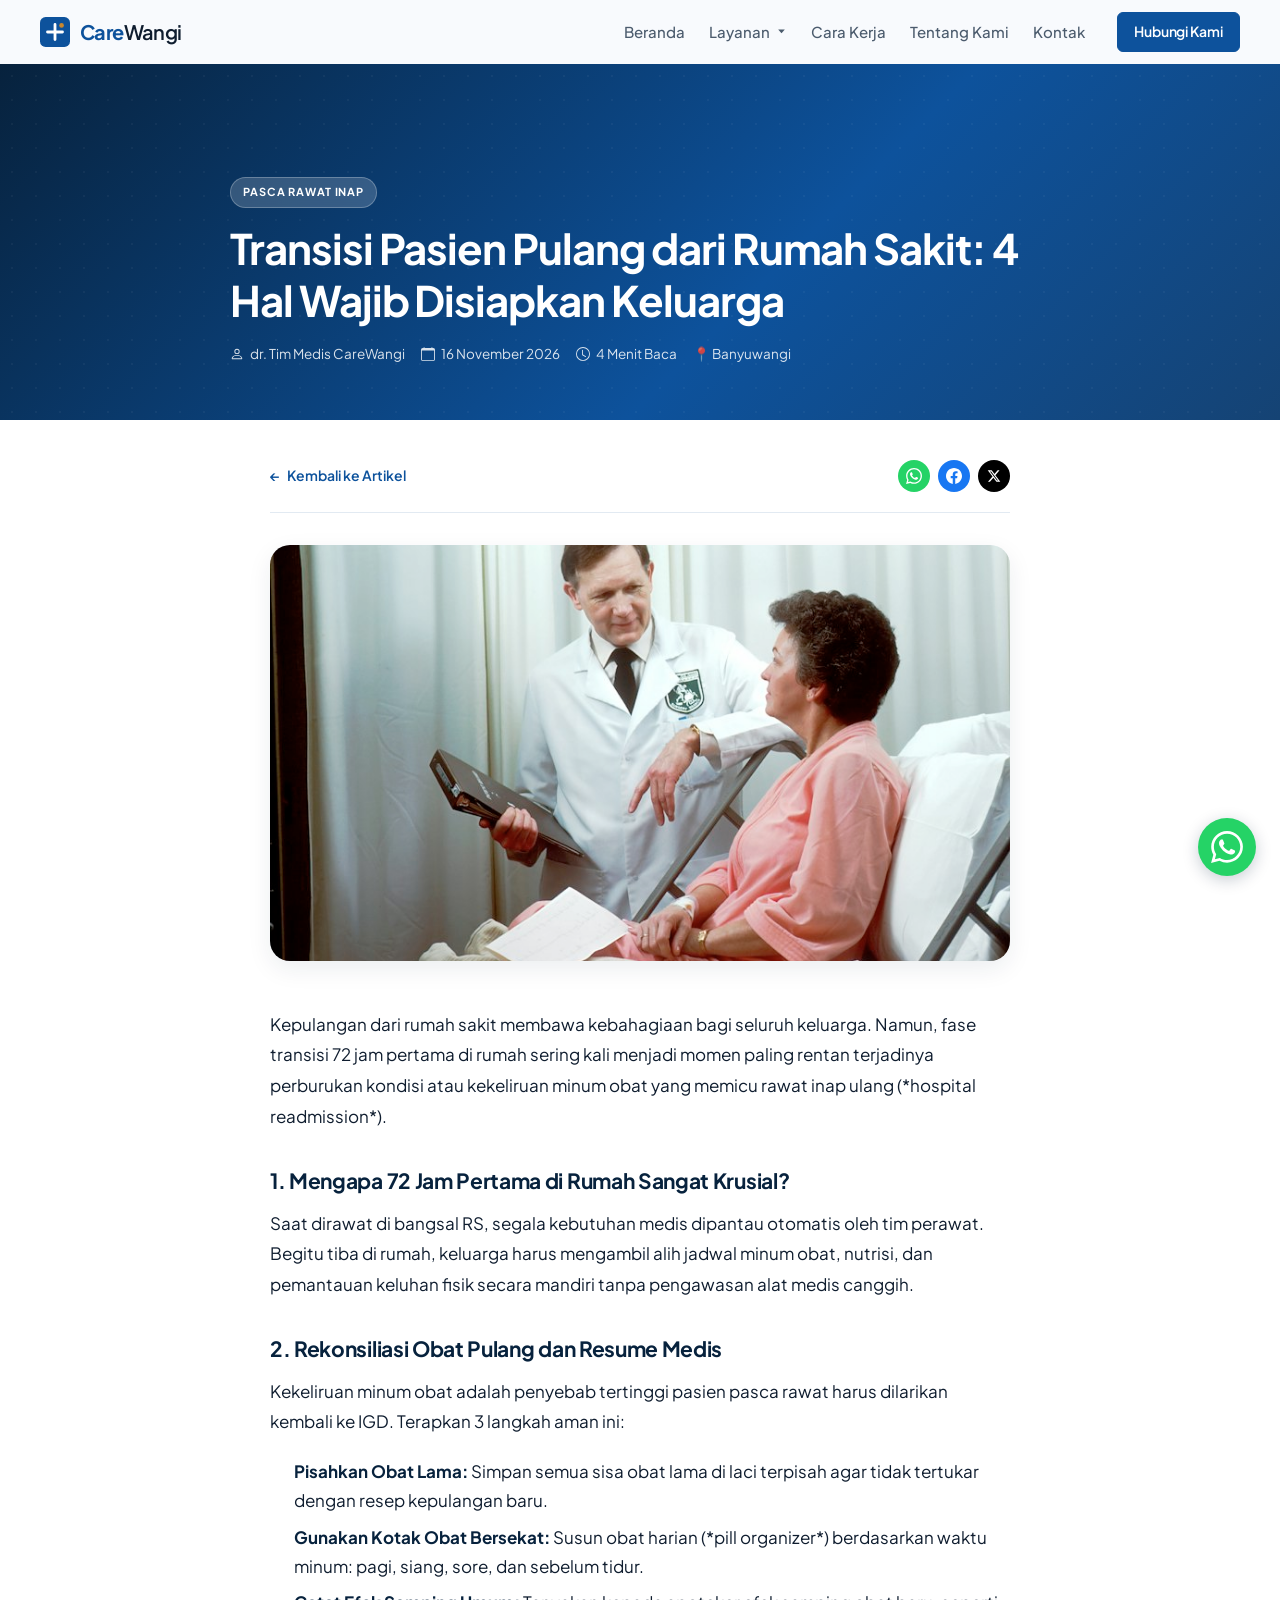
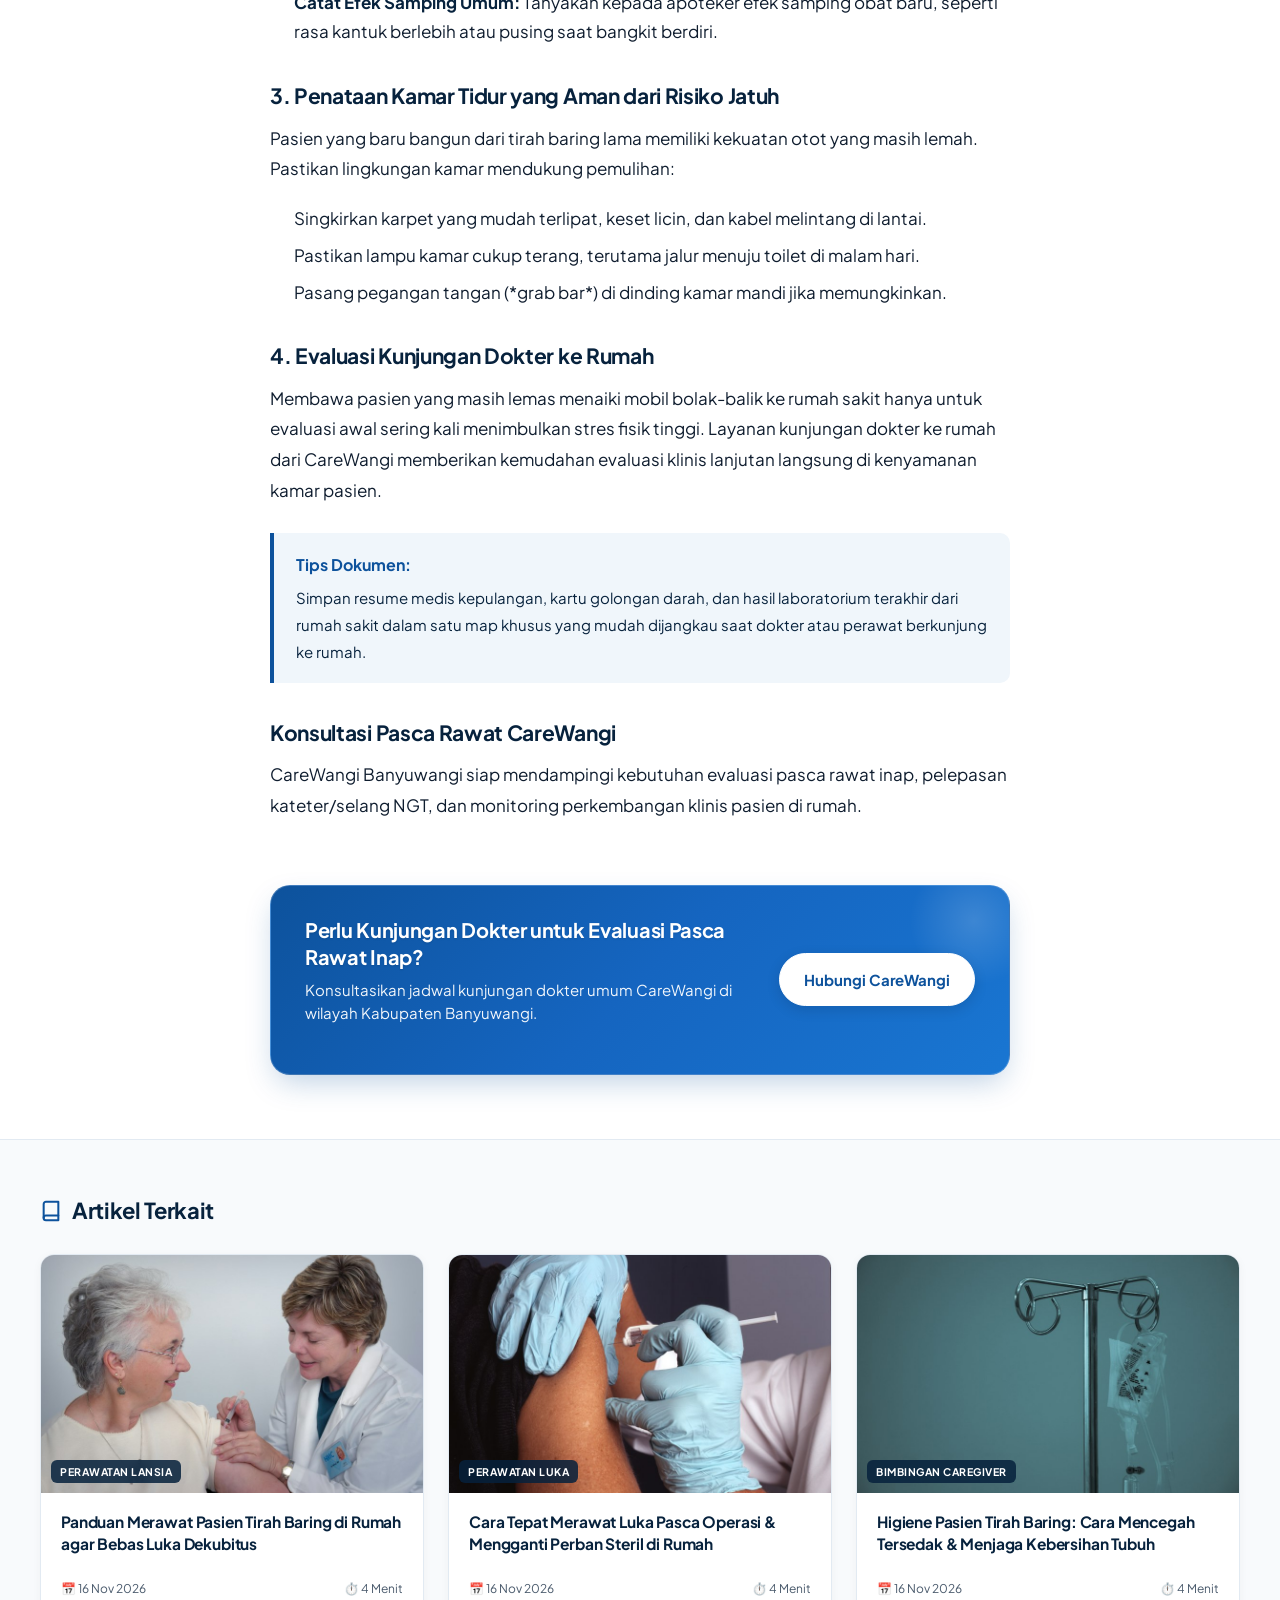
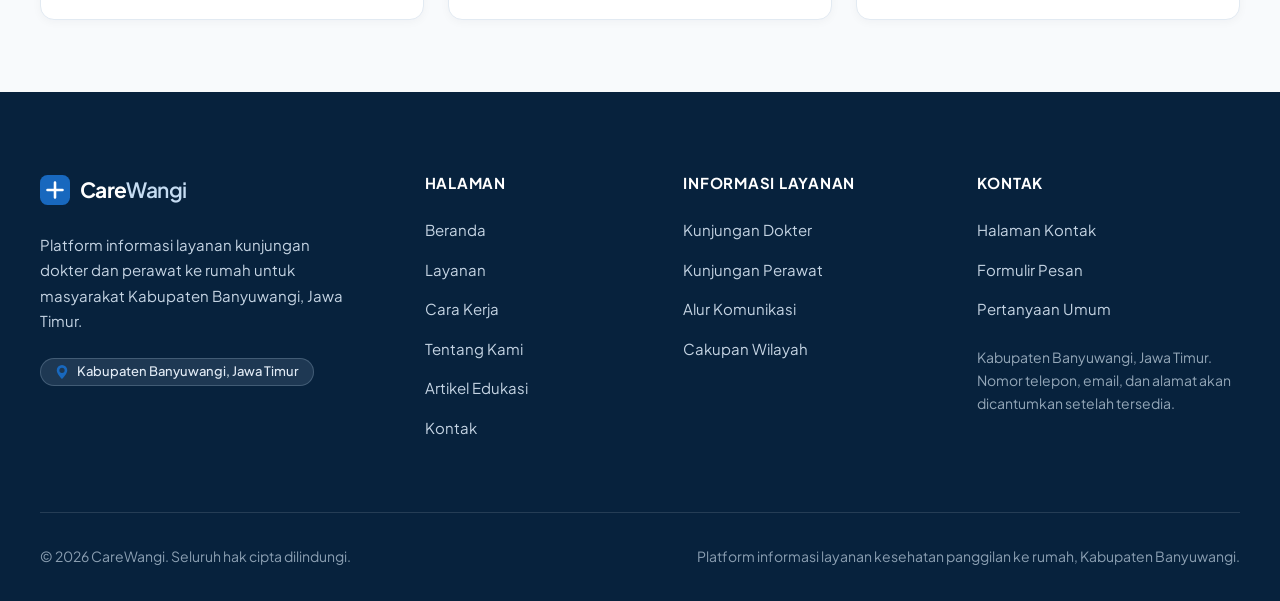
<file: artikel-pasca-rawat.html>
<!DOCTYPE html>
<html lang="id">
<head>
  <meta charset="UTF-8">
  <meta name="viewport" content="width=device-width, initial-scale=1.0">
  <title>Transisi Pasien Pulang dari Rumah Sakit: 4 Hal Wajib Disiapkan — CareWangi</title>
  <meta name="description" content="Ketahui persiapan penting saat pasien pulang dari rumah sakit, mulai dari manajemen obat, penataan kamar tidur, hingga evaluasi dokter ke rumah di Banyuwangi.">
  <meta name="theme-color" content="#0D529C">
  <link rel="icon" href="assets/icons/logo.svg" type="image/svg+xml">
  <link rel="preconnect" href="https://fonts.googleapis.com">
  <link rel="preconnect" href="https://fonts.gstatic.com" crossorigin>
  <link href="https://fonts.googleapis.com/css2?family=Plus+Jakarta+Sans:wght@400;500;600;700&amp;display=swap" rel="stylesheet">
  <script>document.documentElement.classList.add('js');</script>
  <link rel="stylesheet" href="css/style.css">
</head>
<body data-page="artikel">
  <a class="skip-link" href="#main">Lewati ke konten utama</a>

  <!-- SITE HEADER -->
  <header class="site-header" id="nav">
    <div class="site-container nav-container">
      <a href="index.html" class="brand-logo" aria-label="CareWangi Beranda">
        <svg viewBox="0 0 32 32" width="30" height="30" fill="none" xmlns="http://www.w3.org/2000/svg" aria-hidden="true">
          <rect width="32" height="32" rx="6" fill="#0D529C"/>
          <path d="M16 8v16M8 16h16" stroke="#ffffff" stroke-width="3" stroke-linecap="round"/>
          <circle cx="23" cy="9" r="2.5" fill="#C9872E"/>
        </svg>
        <span class="brand-name">Care<span>Wangi</span></span>
      </a>

      <button class="menu-toggle" id="burger" aria-label="Buka navigasi menu" aria-expanded="false" aria-controls="menu">
        <span class="toggle-bar"></span>
        <span class="toggle-bar"></span>
        <span class="toggle-bar"></span>
      </button>

      <nav class="nav-menu" id="menu" aria-label="Navigasi Utama">
        <!-- HEADER DRAWER KHUSUS MOBILE (Logo + Tombol Tutup) -->
        <div class="nav-drawer-header">
          <a href="index.html" class="drawer-brand" aria-label="CareWangi Beranda">
            <svg viewBox="0 0 32 32" width="28" height="28" fill="none" xmlns="http://www.w3.org/2000/svg" aria-hidden="true">
              <rect width="32" height="32" rx="6" fill="#0D529C"/>
              <path d="M16 8v16M8 16h16" stroke="#ffffff" stroke-width="3" stroke-linecap="round"/>
              <circle cx="23" cy="9" r="2.5" fill="#C9872E"/>
            </svg>
            <span class="brand-name">Care<span>Wangi</span></span>
          </a>
          <button type="button" class="drawer-close" id="drawerClose" aria-label="Tutup navigasi">
            <svg viewBox="0 0 24 24" width="18" height="18" fill="none" stroke="currentColor" stroke-width="2.2" stroke-linecap="round" stroke-linejoin="round" aria-hidden="true">
              <path d="M18 6L6 18M6 6l12 12"/>
            </svg>
          </button>
        </div>

        <ul class="nav-links">
          <li>
            <a href="index.html" class="nav-link">
              <span class="nav-link-icon" aria-hidden="true">
                <svg viewBox="0 0 24 24" width="18" height="18" fill="none" stroke="currentColor" stroke-width="2" stroke-linecap="round" stroke-linejoin="round"><path d="M3 9l9-7 9 7v11a2 2 0 0 1-2 2H5a2 2 0 0 1-2-2z"/><polyline points="9 22 9 12 15 12 15 22"/></svg>
              </span>
              <span class="nav-link-text">Beranda</span>
            </a>
          </li>
          <li class="nav-item-dropdown">
            <button type="button" class="nav-link nav-dropdown-btn" id="navLayananBtn" aria-expanded="false" aria-haspopup="true" aria-controls="dropdownLayanan">
              <span class="nav-link-icon" aria-hidden="true">
                <svg viewBox="0 0 24 24" width="18" height="18" fill="none" stroke="currentColor" stroke-width="2" stroke-linecap="round" stroke-linejoin="round"><path d="M22 12h-4l-3 9L9 3l-3 9H2"/></svg>
              </span>
              <span class="nav-link-text">Layanan</span>
              <svg class="dropdown-chevron" viewBox="0 0 16 16" width="11" height="11" fill="currentColor" aria-hidden="true">
                <path d="M3.204 5h9.592L8 10.481 3.204 5z"/>
              </svg>
            </button>
            <div class="nav-dropdown-menu" id="dropdownLayanan" role="menu" aria-labelledby="navLayananBtn">
              <div class="dropdown-header">
                <span class="dropdown-kicker">Katalog Layanan Medis</span>
                <a href="layanan.html" class="dropdown-view-all">Lihat Semua Layanan →</a>
              </div>
              <div class="dropdown-grid">
                <div class="dropdown-col">
                  <span class="dropdown-col-title">
                    <svg viewBox="0 0 24 24" width="15" height="15" fill="none" stroke="currentColor" stroke-width="2" stroke-linecap="round" stroke-linejoin="round" aria-hidden="true"><path d="M22 12h-4l-3 9L9 3l-3 9H2"/></svg>
                    Layanan Dokter
                  </span>
                  <ul class="dropdown-list">
                    <li>
                      <a href="layanan.html#dokter-umum" class="dropdown-item">
                        <span class="dropdown-item-title">Kunjungan Dokter Umum</span>
                        <span class="dropdown-item-arrow" aria-hidden="true">→</span>
                      </a>
                    </li>
                    <li>
                      <a href="layanan.html#dokter-lansia" class="dropdown-item">
                        <span class="dropdown-item-title">Konsultasi Lansia &amp; Tirah Baring</span>
                        <span class="dropdown-item-arrow" aria-hidden="true">→</span>
                      </a>
                    </li>
                    <li>
                      <a href="layanan.html#dokter-pascarawat" class="dropdown-item">
                        <span class="dropdown-item-title">Evaluasi Pemulihan Pasca Rawat</span>
                        <span class="dropdown-item-arrow" aria-hidden="true">→</span>
                      </a>
                    </li>
                  </ul>
                </div>

                <div class="dropdown-col">
                  <span class="dropdown-col-title">
                    <svg viewBox="0 0 24 24" width="15" height="15" fill="none" stroke="currentColor" stroke-width="2" stroke-linecap="round" stroke-linejoin="round" aria-hidden="true"><path d="M12 2v20M17 5H9.5a3.5 3.5 0 0 0 0 7h5a3.5 3.5 0 0 1 0 7H6"/></svg>
                    Layanan Perawat
                  </span>
                  <ul class="dropdown-list">
                    <li>
                      <a href="layanan.html#perawat-luka" class="dropdown-item">
                        <span class="dropdown-item-title">Perawatan Luka &amp; Pasca Bedah</span>
                        <span class="dropdown-item-arrow" aria-hidden="true">→</span>
                      </a>
                    </li>
                    <li>
                      <a href="layanan.html#perawat-medis" class="dropdown-item">
                        <span class="dropdown-item-title">Pendampingan Perawat Medis</span>
                        <span class="dropdown-item-arrow" aria-hidden="true">→</span>
                      </a>
                    </li>
                    <li>
                      <a href="layanan.html#perawat-edukasi" class="dropdown-item">
                        <span class="dropdown-item-title">Edukasi &amp; Perawatan Mandiri</span>
                        <span class="dropdown-item-arrow" aria-hidden="true">→</span>
                      </a>
                    </li>
                  </ul>
                </div>
              </div>
              <div class="dropdown-footer">
                <span class="dropdown-footer-text">Wilayah aktif: <strong>Kabupaten Banyuwangi</strong></span>
                <a href="kontak.html" class="dropdown-footer-link">Konsultasi Sekarang →</a>
              </div>
            </div>
          </li>
          <li>
            <a href="cara-kerja.html" class="nav-link">
              <span class="nav-link-icon" aria-hidden="true">
                <svg viewBox="0 0 24 24" width="18" height="18" fill="none" stroke="currentColor" stroke-width="2" stroke-linecap="round" stroke-linejoin="round"><circle cx="12" cy="12" r="10"/><polyline points="12 6 12 12 16 14"/></svg>
              </span>
              <span class="nav-link-text">Cara Kerja</span>
            </a>
          </li>
          <li>
            <a href="tentang-kami.html" class="nav-link">
              <span class="nav-link-icon" aria-hidden="true">
                <svg viewBox="0 0 24 24" width="18" height="18" fill="none" stroke="currentColor" stroke-width="2" stroke-linecap="round" stroke-linejoin="round"><circle cx="12" cy="12" r="10"/><line x1="12" y1="16" x2="12" y2="12"/><line x1="12" y1="8" x2="12.01" y2="8"/></svg>
              </span>
              <span class="nav-link-text">Tentang Kami</span>
            </a>
          </li>
          <li>
            <a href="kontak.html" class="nav-link">
              <span class="nav-link-icon" aria-hidden="true">
                <svg viewBox="0 0 24 24" width="18" height="18" fill="none" stroke="currentColor" stroke-width="2" stroke-linecap="round" stroke-linejoin="round"><path d="M22 16.92v3a2 2 0 0 1-2.18 2 19.79 19.79 0 0 1-8.63-3.07 19.5 19.5 0 0 1-6-6 19.79 19.79 0 0 1-3.07-8.67A2 2 0 0 1 4.11 2h3a2 2 0 0 1 2 1.72 12.84 12.84 0 0 0 .7 2.81 2 2 0 0 1-.45 2.11L8.09 9.91a16 16 0 0 0 6 6l1.27-1.27a2 2 0 0 1 2.11-.45 12.84 12.84 0 0 0 2.81.7A2 2 0 0 1 22 16.92z"/></svg>
              </span>
              <span class="nav-link-text">Kontak</span>
            </a>
          </li>
        </ul>

        <!-- FOOTER DRAWER KHUSUS MOBILE -->
        <div class="nav-drawer-footer">
          <a href="kontak.html" class="btn btn-primary btn-drawer-cta">Hubungi Kami</a>
          <div class="drawer-locale-badge">
            <span class="locale-flag" aria-hidden="true">🇮🇩</span>
            <span>Kabupaten Banyuwangi, Jatim</span>
          </div>
        </div>

        <div class="nav-cta">
          <a href="kontak.html" class="btn btn-primary btn-sm">Hubungi Kami</a>
        </div>
      </nav>
    </div>
  </header>

  <div class="nav-backdrop" id="navBackdrop" aria-hidden="true"></div>

  <!-- ARTICLE HERO (Simpel & Elegan sesuai Referensi) -->
  <header class="article-simple-hero">
    <div class="site-container">
      <span class="article-hero-tag">Pasca Rawat Inap</span>
      <h1 class="article-hero-heading">Transisi Pasien Pulang dari Rumah Sakit: 4 Hal Wajib Disiapkan Keluarga</h1>
      <div class="article-hero-meta">
        <span class="article-hero-meta-item">
          <svg viewBox="0 0 16 16" width="14" height="14" fill="currentColor" aria-hidden="true"><path d="M8 8a3 3 0 1 0 0-6 3 3 0 0 0 0 6zm2-3a2 2 0 1 1-4 0 2 2 0 0 1 4 0zm4 8c0 1-1 1-1 1H3s-1 0-1-1 1-4 6-4 6 3 6 4zm-1-.004c-.001-.246-.154-.986-.832-1.664C11.516 10.68 10.289 10 8 10c-2.29 0-3.516.68-4.168 1.332-.678.678-.83 1.418-.832 1.664h10z"/></svg>
          dr. Tim Medis CareWangi
        </span>
        <span class="article-hero-meta-item">
          <svg viewBox="0 0 16 16" width="14" height="14" fill="currentColor" aria-hidden="true"><path d="M3.5 0a.5.5 0 0 1 .5.5V1h8V.5a.5.5 0 0 1 1 0V1h1a2 2 0 0 1 2 2v11a2 2 0 0 1-2 2H2a2 2 0 0 1-2-2V3a2 2 0 0 1 2-2h1V.5a.5.5 0 0 1 .5-.5zM1 4v10a1 1 0 0 0 1 1h12a1 1 0 0 0 1-1V4H1z"/></svg>
          16 November 2026
        </span>
        <span class="article-hero-meta-item">
          <svg viewBox="0 0 16 16" width="14" height="14" fill="currentColor" aria-hidden="true"><path d="M8 3.5a.5.5 0 0 0-1 0V9a.5.5 0 0 0 .252.434l3.5 2a.5.5 0 0 0 .496-.868L8 8.71V3.5z"/><path d="M8 16A8 8 0 1 0 8 0a8 8 0 0 0 0 16zm7-8A7 7 0 1 1 1 8a7 7 0 0 1 14 0z"/></svg>
          4 Menit Baca
        </span>
        <span class="article-hero-meta-item">
          📍 Banyuwangi
        </span>
      </div>
    </div>
  </header>

  <main id="main">
    <!-- BODY ARTIKEL SATU KOLOM -->
    <div class="article-simple-body-wrap">
      <div class="article-simple-body-container">
        <!-- TOP SUBNAV & SHARE -->
        <div class="article-subnav-bar">
          <a href="artikel.html" class="article-back-link">
            <span aria-hidden="true">←</span>
            <span>Kembali ke Artikel</span>
          </a>
          <div class="article-share-group" aria-label="Bagikan artikel ini">
            <a href="https://api.whatsapp.com/send?text=Transisi%20Pasien%20Pulang%20dari%20Rumah%20Sakit%20-%20CareWangi" target="_blank" rel="noopener noreferrer" class="share-btn-circle share-wa" title="Bagikan ke WhatsApp" aria-label="WhatsApp">
              <svg viewBox="0 0 24 24" width="16" height="16" fill="currentColor"><path d="M.057 24l1.687-6.163c-1.041-1.804-1.588-3.849-1.587-5.946.003-6.556 5.338-11.891 11.893-11.891 3.181.001 6.167 1.24 8.413 3.488 2.245 2.248 3.481 5.236 3.48 8.414-.003 6.557-5.338 11.892-11.893 11.892-1.99-.001-3.951-.5-5.688-1.448l-6.305 1.654zm6.597-3.807c1.676.995 3.276 1.591 5.392 1.592 5.448 0 9.886-4.434 9.889-9.885.002-5.462-4.415-9.89-9.881-9.892-5.452 0-9.887 4.434-9.889 9.884-.001 2.225.651 3.891 1.746 5.634l-.999 3.648 3.742-.981zm11.387-5.464c-.074-.124-.272-.198-.57-.347-.297-.149-1.758-.868-2.031-.967-.272-.099-.47-.149-.669.149-.198.297-.768.967-.941 1.165-.173.198-.347.223-.644.074-.297-.149-1.255-.462-2.39-1.475-.883-.788-1.48-1.761-1.653-2.059-.173-.297-.018-.458.13-.606.134-.133.297-.347.446-.521.151-.172.2-.296.3-.495.099-.198.05-.372-.025-.521-.075-.148-.669-1.611-.916-2.206-.242-.579-.487-.501-.669-.51l-.57-.01c-.198 0-.52.074-.792.372s-1.04 1.016-1.04 2.479 1.065 2.876 1.213 3.074c.149.198 2.095 3.2 5.076 4.487.709.306 1.263.489 1.694.626.712.226 1.36.194 1.872.118.571-.085 1.758-.719 2.006-1.413.248-.695.248-1.29.173-1.414z"/></svg>
            </a>
            <a href="https://www.facebook.com/sharer/sharer.php?u=https://carewangi.id/artikel-pasca-rawat.html" target="_blank" rel="noopener noreferrer" class="share-btn-circle share-fb" title="Bagikan ke Facebook" aria-label="Facebook">
              <svg viewBox="0 0 24 24" width="16" height="16" fill="currentColor"><path d="M24 12.073c0-6.627-5.373-12-12-12s-12 5.373-12 12c0 5.99 4.388 10.954 10.125 11.854v-8.385H7.078v-3.47h3.047V9.43c0-3.007 1.792-4.669 4.533-4.669 1.312 0 2.686.235 2.686.235v2.953H15.83c-1.491 0-1.956.925-1.956 1.874v2.25h3.328l-.532 3.47h-2.796v8.385C19.612 23.027 24 18.062 24 12.073z"/></svg>
            </a>
            <a href="https://twitter.com/intent/tweet?text=Transisi%20Pasien%20Pulang%20dari%20RS%20-%20CareWangi" target="_blank" rel="noopener noreferrer" class="share-btn-circle share-x" title="Bagikan ke X" aria-label="X">
              <svg viewBox="0 0 24 24" width="14" height="14" fill="currentColor"><path d="M18.244 2.25h3.308l-7.227 8.26 8.502 11.24H16.17l-5.214-6.817L4.99 21.75H1.68l7.73-8.835L1.254 2.25H8.08l4.713 6.231zm-1.161 17.52h1.833L7.084 4.126H5.117z"/></svg>
            </a>
          </div>
        </div>

        <!-- FOTO ARTIKEL UTAMA -->
        <div class="single-article-media">
          <img src="assets/images/artikel-pasca-rawat.jpg" alt="Konsultasi dokter dan keluarga mengenai transisi pulang dari RS" width="800" height="450">
        </div>

        <!-- ISI ARTIKEL BERSIH -->
        <div class="article-content-clean">
          <p>Kepulangan dari rumah sakit membawa kebahagiaan bagi seluruh keluarga. Namun, fase transisi 72 jam pertama di rumah sering kali menjadi momen paling rentan terjadinya perburukan kondisi atau kekeliruan minum obat yang memicu rawat inap ulang (*hospital readmission*).</p>

          <h2>1. Mengapa 72 Jam Pertama di Rumah Sangat Krusial?</h2>
          <p>Saat dirawat di bangsal RS, segala kebutuhan medis dipantau otomatis oleh tim perawat. Begitu tiba di rumah, keluarga harus mengambil alih jadwal minum obat, nutrisi, dan pemantauan keluhan fisik secara mandiri tanpa pengawasan alat medis canggih.</p>

          <h2>2. Rekonsiliasi Obat Pulang dan Resume Medis</h2>
          <p>Kekeliruan minum obat adalah penyebab tertinggi pasien pasca rawat harus dilarikan kembali ke IGD. Terapkan 3 langkah aman ini:</p>
          <ul>
            <li><strong>Pisahkan Obat Lama:</strong> Simpan semua sisa obat lama di laci terpisah agar tidak tertukar dengan resep kepulangan baru.</li>
            <li><strong>Gunakan Kotak Obat Bersekat:</strong> Susun obat harian (*pill organizer*) berdasarkan waktu minum: pagi, siang, sore, dan sebelum tidur.</li>
            <li><strong>Catat Efek Samping Umum:</strong> Tanyakan kepada apoteker efek samping obat baru, seperti rasa kantuk berlebih atau pusing saat bangkit berdiri.</li>
          </ul>

          <h2>3. Penataan Kamar Tidur yang Aman dari Risiko Jatuh</h2>
          <p>Pasien yang baru bangun dari tirah baring lama memiliki kekuatan otot yang masih lemah. Pastikan lingkungan kamar mendukung pemulihan:</p>
          <ul>
            <li>Singkirkan karpet yang mudah terlipat, keset licin, dan kabel melintang di lantai.</li>
            <li>Pastikan lampu kamar cukup terang, terutama jalur menuju toilet di malam hari.</li>
            <li>Pasang pegangan tangan (*grab bar*) di dinding kamar mandi jika memungkinkan.</li>
          </ul>

          <h2>4. Evaluasi Kunjungan Dokter ke Rumah</h2>
          <p>Membawa pasien yang masih lemas menaiki mobil bolak-balik ke rumah sakit hanya untuk evaluasi awal sering kali menimbulkan stres fisik tinggi. Layanan kunjungan dokter ke rumah dari CareWangi memberikan kemudahan evaluasi klinis lanjutan langsung di kenyamanan kamar pasien.</p>

          <div class="article-callout-clean">
            <strong>Tips Dokumen:</strong>
            Simpan resume medis kepulangan, kartu golongan darah, dan hasil laboratorium terakhir dari rumah sakit dalam satu map khusus yang mudah dijangkau saat dokter atau perawat berkunjung ke rumah.
          </div>

          <h2>Konsultasi Pasca Rawat CareWangi</h2>
          <p>CareWangi Banyuwangi siap mendampingi kebutuhan evaluasi pasca rawat inap, pelepasan kateter/selang NGT, dan monitoring perkembangan klinis pasien di rumah.</p>

          <!-- Banner CTA WhatsApp -->
          <div class="article-action-banner">
            <div class="article-action-text">
              <h4>Perlu Kunjungan Dokter untuk Evaluasi Pasca Rawat Inap?</h4>
              <p>Konsultasikan jadwal kunjungan dokter umum CareWangi di wilayah Kabupaten Banyuwangi.</p>
            </div>
            <a href="https://wa.me/?text=Halo%20CareWangi%2C%20saya%20ingin%20layanan%20kunjungan%20dokter%20evaluasi%20pasca%20rawat%20inap." class="btn btn-primary" target="_blank" rel="noopener noreferrer">Hubungi CareWangi</a>
          </div>
        </div>
      </div>
    </div>

    <!-- SECTION ARTIKEL TERKAIT -->
    <section class="section-related-articles" aria-labelledby="related-title">
      <div class="site-container">
        <div class="related-articles-header">
          <svg class="related-articles-icon" viewBox="0 0 24 24" fill="none" stroke="currentColor" stroke-width="2.2" stroke-linecap="round" stroke-linejoin="round" aria-hidden="true">
            <path d="M4 19.5A2.5 2.5 0 0 1 6.5 17H20"></path>
            <path d="M6.5 2H20v20H6.5A2.5 2.5 0 0 1 4 19.5v-15A2.5 2.5 0 0 1 6.5 2z"></path>
          </svg>
          <h3 id="related-title">Artikel Terkait</h3>
        </div>

        <div class="related-articles-grid">
          <!-- CARD 1 -->
          <a href="artikel-cegah-dekubitus.html" class="related-card">
            <div class="related-card-media">
              <img src="assets/images/artikel-dekubitus.jpg" alt="Pendampingan pasien tirah baring di rumah" loading="lazy" width="400" height="250">
              <span class="related-card-badge">Perawatan Lansia</span>
            </div>
            <div class="related-card-body">
              <h4 class="related-card-title">Panduan Merawat Pasien Tirah Baring di Rumah agar Bebas Luka Dekubitus</h4>
              <div class="related-card-meta">
                <span class="related-card-meta-item">📅 16 Nov 2026</span>
                <span class="related-card-meta-item">⏱️ 4 Menit</span>
              </div>
            </div>
          </a>

          <!-- CARD 2 -->
          <a href="artikel-perawatan-luka.html" class="related-card">
            <div class="related-card-media">
              <img src="assets/images/artikel-perawatan-luka.jpg" alt="Perawatan luka pasca bedah steril oleh perawat" loading="lazy" width="400" height="250">
              <span class="related-card-badge">Perawatan Luka</span>
            </div>
            <div class="related-card-body">
              <h4 class="related-card-title">Cara Tepat Merawat Luka Pasca Operasi &amp; Mengganti Perban Steril di Rumah</h4>
              <div class="related-card-meta">
                <span class="related-card-meta-item">📅 16 Nov 2026</span>
                <span class="related-card-meta-item">⏱️ 4 Menit</span>
              </div>
            </div>
          </a>

          <!-- CARD 3 -->
          <a href="artikel-edukasi-caregiver.html" class="related-card">
            <div class="related-card-media">
              <img src="assets/images/artikel-caregiver.jpg" alt="Pendampingan caregiver keluarga untuk lansia di rumah" loading="lazy" width="400" height="250">
              <span class="related-card-badge">Bimbingan Caregiver</span>
            </div>
            <div class="related-card-body">
              <h4 class="related-card-title">Higiene Pasien Tirah Baring: Cara Mencegah Tersedak &amp; Menjaga Kebersihan Tubuh</h4>
              <div class="related-card-meta">
                <span class="related-card-meta-item">📅 16 Nov 2026</span>
                <span class="related-card-meta-item">⏱️ 4 Menit</span>
              </div>
            </div>
          </a>
        </div>
      </div>
    </section>
  </main>

  <!-- FOOTER -->
  <footer class="site-footer">
    <div class="site-container footer-grid">
      <div class="footer-col-brand">
        <a href="index.html" class="footer-logo" aria-label="CareWangi Beranda">
          <svg viewBox="0 0 32 32" width="30" height="30" fill="none" xmlns="http://www.w3.org/2000/svg" aria-hidden="true">
            <rect width="32" height="32" rx="8" fill="#1868BE"/>
            <path d="M16 8v16M8 16h16" stroke="#ffffff" stroke-width="2.75" stroke-linecap="round"/>
          </svg>
          <span class="footer-logo-text"><span class="brand-white">Care</span><span class="brand-sage">Wangi</span></span>
        </a>
        <p class="footer-desc">Platform informasi layanan kunjungan dokter dan perawat ke rumah untuk masyarakat Kabupaten Banyuwangi, Jawa Timur.</p>
        <div class="footer-region-badge">
          <svg viewBox="0 0 16 16" width="14" height="14" fill="currentColor" aria-hidden="true"><path d="M8 16s6-5.686 6-10A6 6 0 0 0 2 6c0 4.314 6 10 6 10zm0-7a3 3 0 1 1 0-6 3 3 0 0 1 0 6z"/></svg>
          <span>Kabupaten Banyuwangi, Jawa Timur</span>
        </div>
      </div>

      <div>
        <h4 class="footer-heading">Halaman</h4>
        <ul class="footer-links">
          <li><a href="index.html">Beranda</a></li>
          <li><a href="layanan.html">Layanan</a></li>
          <li><a href="cara-kerja.html">Cara Kerja</a></li>
          <li><a href="tentang-kami.html">Tentang Kami</a></li>
          <li><a href="artikel.html">Artikel Edukasi</a></li>
          <li><a href="kontak.html">Kontak</a></li>
        </ul>
      </div>

      <div>
        <h4 class="footer-heading">Informasi Layanan</h4>
        <ul class="footer-links">
          <li><a href="layanan.html#dokter">Kunjungan Dokter</a></li>
          <li><a href="layanan.html#perawat">Kunjungan Perawat</a></li>
          <li><a href="cara-kerja.html">Alur Komunikasi</a></li>
          <li><a href="tentang-kami.html#wilayah">Cakupan Wilayah</a></li>
        </ul>
      </div>

      <div>
        <h4 class="footer-heading">Kontak</h4>
        <ul class="footer-links">
          <li><a href="kontak.html">Halaman Kontak</a></li>
          <li><a href="kontak.html#form">Formulir Pesan</a></li>
          <li><a href="kontak.html#faq">Pertanyaan Umum</a></li>
        </ul>
        <p class="footer-note">Kabupaten Banyuwangi, Jawa Timur.<br>Nomor telepon, email, dan alamat akan dicantumkan setelah tersedia.</p>
      </div>
    </div>

    <div class="footer-bottom">
      <div class="site-container footer-bottom-inner">
        <p>© <span id="currentYear">2026</span> CareWangi. Seluruh hak cipta dilindungi.</p>
        <p class="footer-subtext">Platform informasi layanan kesehatan panggilan ke rumah, Kabupaten Banyuwangi.</p>
      </div>
    </div>
  </footer>

  <!-- TOMBOL SCROLL KE ATAS (KIRI BAWAH) -->
  <button type="button"
          class="scroll-to-top"
          id="scrollToTopBtn"
          aria-label="Kembali ke atas halaman"
          title="Kembali ke atas">
    <svg viewBox="0 0 24 24" width="22" height="22" fill="none" stroke="currentColor" stroke-width="2.5" stroke-linecap="round" stroke-linejoin="round" aria-hidden="true">
      <path d="M12 19V5M5 12l7-7 7 7"/>
    </svg>
  </button>

  <!-- FLOATING WHATSAPP BUTTON -->
  <a href="https://wa.me/?text=Halo%20CareWangi%2C%20saya%20ingin%20mengetahui%20informasi%20mengenai%20layanan%20kunjungan%20dokter%20dan%20perawat%20ke%20rumah."
     class="floating-wa"
     target="_blank"
     rel="noopener noreferrer"
     aria-label="Hubungi CareWangi melalui WhatsApp"
     title="Hubungi CareWangi melalui WhatsApp">
    <svg viewBox="0 0 24 24" width="32" height="32" fill="currentColor" aria-hidden="true">
      <path d="M.057 24l1.687-6.163c-1.041-1.804-1.588-3.849-1.587-5.946.003-6.556 5.338-11.891 11.893-11.891 3.181.001 6.167 1.24 8.413 3.488 2.245 2.248 3.481 5.236 3.48 8.414-.003 6.557-5.338 11.892-11.893 11.892-1.99-.001-3.951-.5-5.688-1.448l-6.305 1.654zm6.597-3.807c1.676.995 3.276 1.591 5.392 1.592 5.448 0 9.886-4.434 9.889-9.885.002-5.462-4.415-9.89-9.881-9.892-5.452 0-9.887 4.434-9.889 9.884-.001 2.225.651 3.891 1.746 5.634l-.999 3.648 3.742-.981zm11.387-5.464c-.074-.124-.272-.198-.57-.347-.297-.149-1.758-.868-2.031-.967-.272-.099-.47-.149-.669.149-.198.297-.768.967-.941 1.165-.173.198-.347.223-.644.074-.297-.149-1.255-.462-2.39-1.475-.883-.788-1.48-1.761-1.653-2.059-.173-.297-.018-.458.13-.606.134-.133.297-.347.446-.521.151-.172.2-.296.3-.495.099-.198.05-.372-.025-.521-.075-.148-.669-1.611-.916-2.206-.242-.579-.487-.501-.669-.51l-.57-.01c-.198 0-.52.074-.792.372s-1.04 1.016-1.04 2.479 1.065 2.876 1.213 3.074c.149.198 2.095 3.2 5.076 4.487.709.306 1.263.489 1.694.626.712.226 1.36.194 1.872.118.571-.085 1.758-.719 2.006-1.413.248-.695.248-1.29.173-1.414z"/>
    </svg>
  </a>

  <script src="js/script.js"></script>
</body>
</html>
</file>
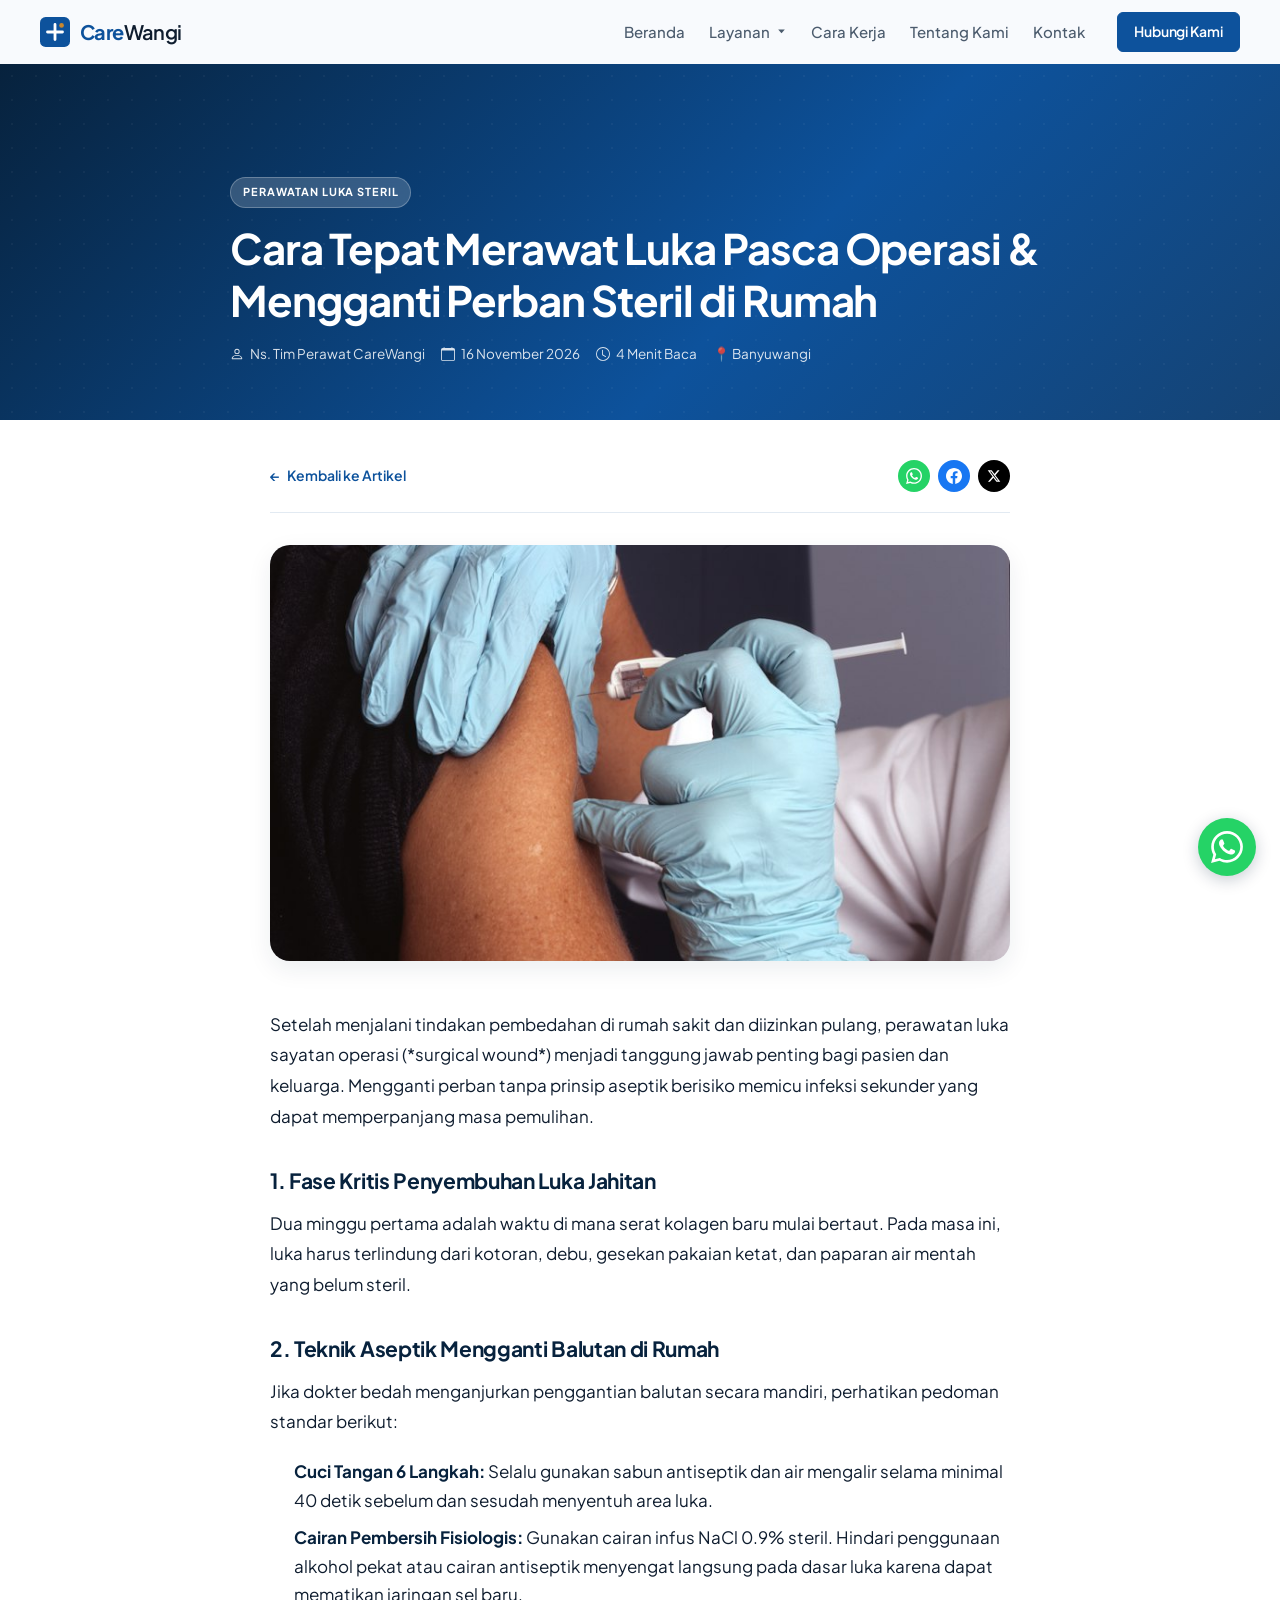
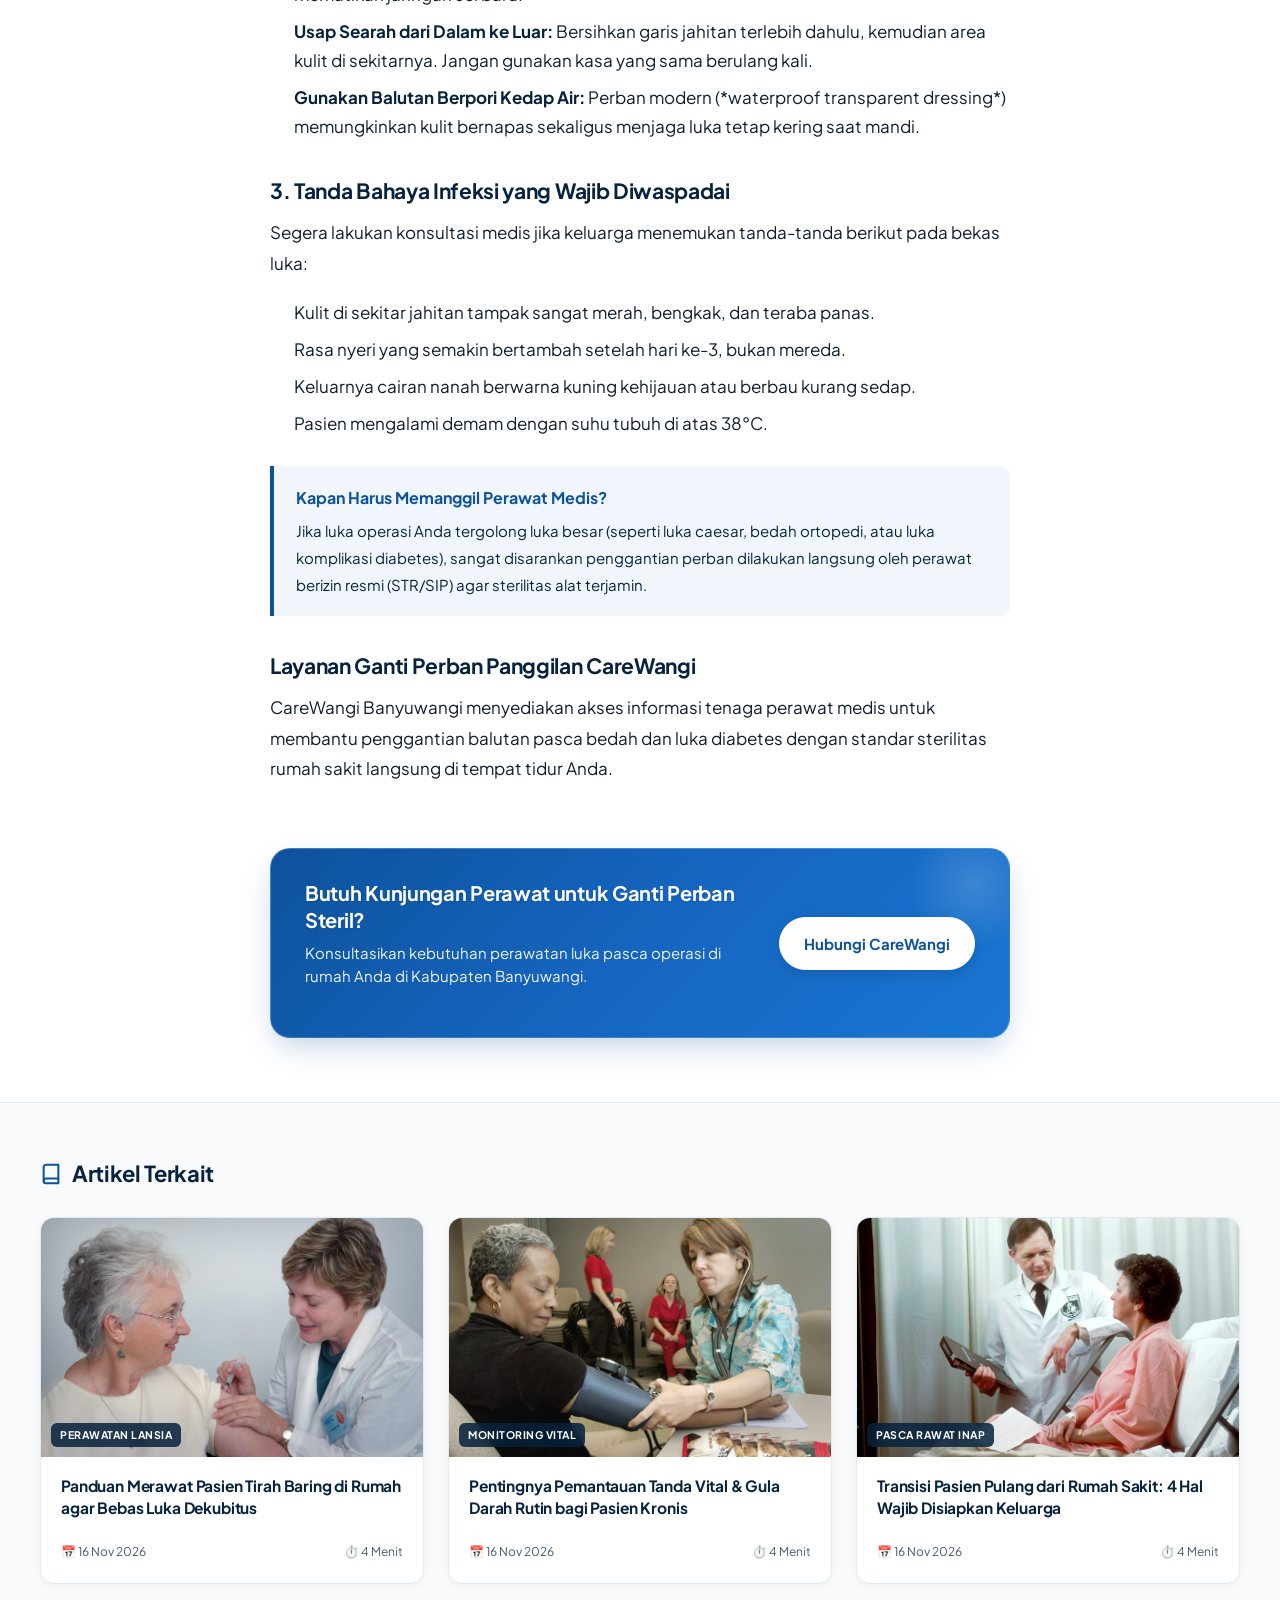
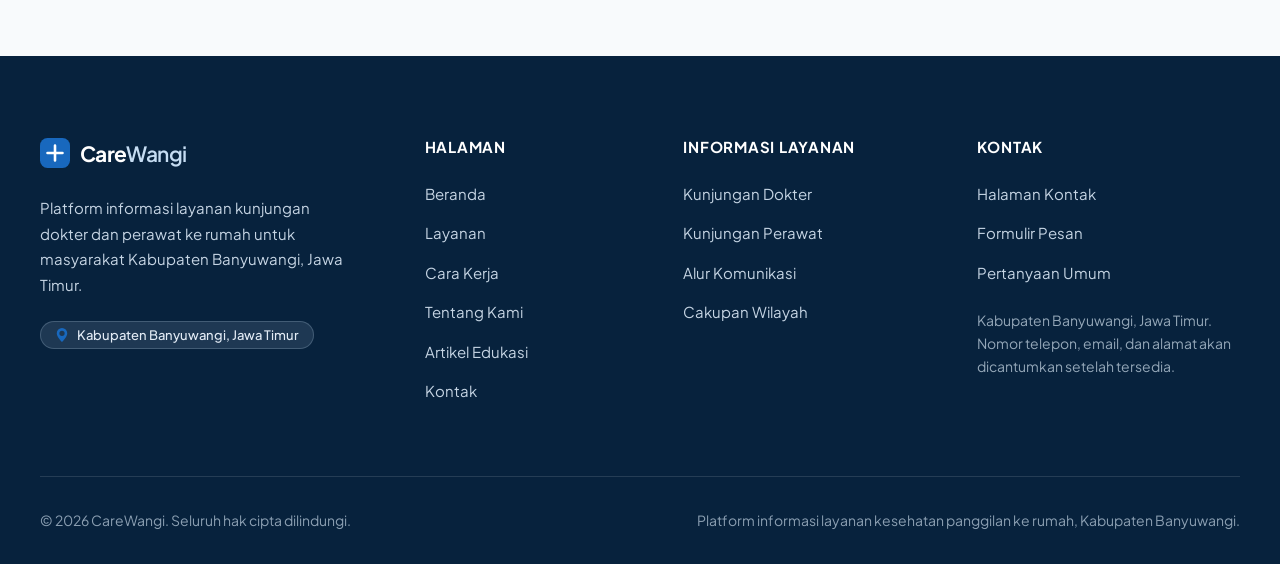
<file: artikel-perawatan-luka.html>
<!DOCTYPE html>
<html lang="id">
<head>
  <meta charset="UTF-8">
  <meta name="viewport" content="width=device-width, initial-scale=1.0">
  <title>Cara Tepat Merawat Luka Pasca Operasi &amp; Ganti Perban Steril di Rumah — CareWangi</title>
  <meta name="description" content="Panduan higienis dan medis merawat luka jahitan pasca operasi di rumah, cara mengganti perban steril, serta tanda infeksi yang wajib diwaspadai keluarga.">
  <meta name="theme-color" content="#0D529C">
  <link rel="icon" href="assets/icons/logo.svg" type="image/svg+xml">
  <link rel="preconnect" href="https://fonts.googleapis.com">
  <link rel="preconnect" href="https://fonts.gstatic.com" crossorigin>
  <link href="https://fonts.googleapis.com/css2?family=Plus+Jakarta+Sans:wght@400;500;600;700&amp;display=swap" rel="stylesheet">
  <script>document.documentElement.classList.add('js');</script>
  <link rel="stylesheet" href="css/style.css">
</head>
<body data-page="artikel">
  <a class="skip-link" href="#main">Lewati ke konten utama</a>

  <!-- SITE HEADER -->
  <header class="site-header" id="nav">
    <div class="site-container nav-container">
      <a href="index.html" class="brand-logo" aria-label="CareWangi Beranda">
        <svg viewBox="0 0 32 32" width="30" height="30" fill="none" xmlns="http://www.w3.org/2000/svg" aria-hidden="true">
          <rect width="32" height="32" rx="6" fill="#0D529C"/>
          <path d="M16 8v16M8 16h16" stroke="#ffffff" stroke-width="3" stroke-linecap="round"/>
          <circle cx="23" cy="9" r="2.5" fill="#C9872E"/>
        </svg>
        <span class="brand-name">Care<span>Wangi</span></span>
      </a>

      <button class="menu-toggle" id="burger" aria-label="Buka navigasi menu" aria-expanded="false" aria-controls="menu">
        <span class="toggle-bar"></span>
        <span class="toggle-bar"></span>
        <span class="toggle-bar"></span>
      </button>

      <nav class="nav-menu" id="menu" aria-label="Navigasi Utama">
        <!-- HEADER DRAWER KHUSUS MOBILE (Logo + Tombol Tutup) -->
        <div class="nav-drawer-header">
          <a href="index.html" class="drawer-brand" aria-label="CareWangi Beranda">
            <svg viewBox="0 0 32 32" width="28" height="28" fill="none" xmlns="http://www.w3.org/2000/svg" aria-hidden="true">
              <rect width="32" height="32" rx="6" fill="#0D529C"/>
              <path d="M16 8v16M8 16h16" stroke="#ffffff" stroke-width="3" stroke-linecap="round"/>
              <circle cx="23" cy="9" r="2.5" fill="#C9872E"/>
            </svg>
            <span class="brand-name">Care<span>Wangi</span></span>
          </a>
          <button type="button" class="drawer-close" id="drawerClose" aria-label="Tutup navigasi">
            <svg viewBox="0 0 24 24" width="18" height="18" fill="none" stroke="currentColor" stroke-width="2.2" stroke-linecap="round" stroke-linejoin="round" aria-hidden="true">
              <path d="M18 6L6 18M6 6l12 12"/>
            </svg>
          </button>
        </div>

        <ul class="nav-links">
          <li>
            <a href="index.html" class="nav-link">
              <span class="nav-link-icon" aria-hidden="true">
                <svg viewBox="0 0 24 24" width="18" height="18" fill="none" stroke="currentColor" stroke-width="2" stroke-linecap="round" stroke-linejoin="round"><path d="M3 9l9-7 9 7v11a2 2 0 0 1-2 2H5a2 2 0 0 1-2-2z"/><polyline points="9 22 9 12 15 12 15 22"/></svg>
              </span>
              <span class="nav-link-text">Beranda</span>
            </a>
          </li>
          <li class="nav-item-dropdown">
            <button type="button" class="nav-link nav-dropdown-btn" id="navLayananBtn" aria-expanded="false" aria-haspopup="true" aria-controls="dropdownLayanan">
              <span class="nav-link-icon" aria-hidden="true">
                <svg viewBox="0 0 24 24" width="18" height="18" fill="none" stroke="currentColor" stroke-width="2" stroke-linecap="round" stroke-linejoin="round"><path d="M22 12h-4l-3 9L9 3l-3 9H2"/></svg>
              </span>
              <span class="nav-link-text">Layanan</span>
              <svg class="dropdown-chevron" viewBox="0 0 16 16" width="11" height="11" fill="currentColor" aria-hidden="true">
                <path d="M3.204 5h9.592L8 10.481 3.204 5z"/>
              </svg>
            </button>
            <div class="nav-dropdown-menu" id="dropdownLayanan" role="menu" aria-labelledby="navLayananBtn">
              <div class="dropdown-header">
                <span class="dropdown-kicker">Katalog Layanan Medis</span>
                <a href="layanan.html" class="dropdown-view-all">Lihat Semua Layanan →</a>
              </div>
              <div class="dropdown-grid">
                <div class="dropdown-col">
                  <span class="dropdown-col-title">
                    <svg viewBox="0 0 24 24" width="15" height="15" fill="none" stroke="currentColor" stroke-width="2" stroke-linecap="round" stroke-linejoin="round" aria-hidden="true"><path d="M22 12h-4l-3 9L9 3l-3 9H2"/></svg>
                    Layanan Dokter
                  </span>
                  <ul class="dropdown-list">
                    <li>
                      <a href="layanan.html#dokter-umum" class="dropdown-item">
                        <span class="dropdown-item-title">Kunjungan Dokter Umum</span>
                        <span class="dropdown-item-arrow" aria-hidden="true">→</span>
                      </a>
                    </li>
                    <li>
                      <a href="layanan.html#dokter-lansia" class="dropdown-item">
                        <span class="dropdown-item-title">Konsultasi Lansia &amp; Tirah Baring</span>
                        <span class="dropdown-item-arrow" aria-hidden="true">→</span>
                      </a>
                    </li>
                    <li>
                      <a href="layanan.html#dokter-pascarawat" class="dropdown-item">
                        <span class="dropdown-item-title">Evaluasi Pemulihan Pasca Rawat</span>
                        <span class="dropdown-item-arrow" aria-hidden="true">→</span>
                      </a>
                    </li>
                  </ul>
                </div>

                <div class="dropdown-col">
                  <span class="dropdown-col-title">
                    <svg viewBox="0 0 24 24" width="15" height="15" fill="none" stroke="currentColor" stroke-width="2" stroke-linecap="round" stroke-linejoin="round" aria-hidden="true"><path d="M12 2v20M17 5H9.5a3.5 3.5 0 0 0 0 7h5a3.5 3.5 0 0 1 0 7H6"/></svg>
                    Layanan Perawat
                  </span>
                  <ul class="dropdown-list">
                    <li>
                      <a href="layanan.html#perawat-luka" class="dropdown-item">
                        <span class="dropdown-item-title">Perawatan Luka &amp; Pasca Bedah</span>
                        <span class="dropdown-item-arrow" aria-hidden="true">→</span>
                      </a>
                    </li>
                    <li>
                      <a href="layanan.html#perawat-medis" class="dropdown-item">
                        <span class="dropdown-item-title">Pendampingan Perawat Medis</span>
                        <span class="dropdown-item-arrow" aria-hidden="true">→</span>
                      </a>
                    </li>
                    <li>
                      <a href="layanan.html#perawat-edukasi" class="dropdown-item">
                        <span class="dropdown-item-title">Edukasi &amp; Perawatan Mandiri</span>
                        <span class="dropdown-item-arrow" aria-hidden="true">→</span>
                      </a>
                    </li>
                  </ul>
                </div>
              </div>
              <div class="dropdown-footer">
                <span class="dropdown-footer-text">Wilayah aktif: <strong>Kabupaten Banyuwangi</strong></span>
                <a href="kontak.html" class="dropdown-footer-link">Konsultasi Sekarang →</a>
              </div>
            </div>
          </li>
          <li>
            <a href="cara-kerja.html" class="nav-link">
              <span class="nav-link-icon" aria-hidden="true">
                <svg viewBox="0 0 24 24" width="18" height="18" fill="none" stroke="currentColor" stroke-width="2" stroke-linecap="round" stroke-linejoin="round"><circle cx="12" cy="12" r="10"/><polyline points="12 6 12 12 16 14"/></svg>
              </span>
              <span class="nav-link-text">Cara Kerja</span>
            </a>
          </li>
          <li>
            <a href="tentang-kami.html" class="nav-link">
              <span class="nav-link-icon" aria-hidden="true">
                <svg viewBox="0 0 24 24" width="18" height="18" fill="none" stroke="currentColor" stroke-width="2" stroke-linecap="round" stroke-linejoin="round"><circle cx="12" cy="12" r="10"/><line x1="12" y1="16" x2="12" y2="12"/><line x1="12" y1="8" x2="12.01" y2="8"/></svg>
              </span>
              <span class="nav-link-text">Tentang Kami</span>
            </a>
          </li>
          <li>
            <a href="kontak.html" class="nav-link">
              <span class="nav-link-icon" aria-hidden="true">
                <svg viewBox="0 0 24 24" width="18" height="18" fill="none" stroke="currentColor" stroke-width="2" stroke-linecap="round" stroke-linejoin="round"><path d="M22 16.92v3a2 2 0 0 1-2.18 2 19.79 19.79 0 0 1-8.63-3.07 19.5 19.5 0 0 1-6-6 19.79 19.79 0 0 1-3.07-8.67A2 2 0 0 1 4.11 2h3a2 2 0 0 1 2 1.72 12.84 12.84 0 0 0 .7 2.81 2 2 0 0 1-.45 2.11L8.09 9.91a16 16 0 0 0 6 6l1.27-1.27a2 2 0 0 1 2.11-.45 12.84 12.84 0 0 0 2.81.7A2 2 0 0 1 22 16.92z"/></svg>
              </span>
              <span class="nav-link-text">Kontak</span>
            </a>
          </li>
        </ul>

        <!-- FOOTER DRAWER KHUSUS MOBILE -->
        <div class="nav-drawer-footer">
          <a href="kontak.html" class="btn btn-primary btn-drawer-cta">Hubungi Kami</a>
          <div class="drawer-locale-badge">
            <span class="locale-flag" aria-hidden="true">🇮🇩</span>
            <span>Kabupaten Banyuwangi, Jatim</span>
          </div>
        </div>

        <div class="nav-cta">
          <a href="kontak.html" class="btn btn-primary btn-sm">Hubungi Kami</a>
        </div>
      </nav>
    </div>
  </header>

  <div class="nav-backdrop" id="navBackdrop" aria-hidden="true"></div>

  <!-- ARTICLE HERO (Simpel & Elegan sesuai Referensi) -->
  <header class="article-simple-hero">
    <div class="site-container">
      <span class="article-hero-tag">Perawatan Luka Steril</span>
      <h1 class="article-hero-heading">Cara Tepat Merawat Luka Pasca Operasi &amp; Mengganti Perban Steril di Rumah</h1>
      <div class="article-hero-meta">
        <span class="article-hero-meta-item">
          <svg viewBox="0 0 16 16" width="14" height="14" fill="currentColor" aria-hidden="true"><path d="M8 8a3 3 0 1 0 0-6 3 3 0 0 0 0 6zm2-3a2 2 0 1 1-4 0 2 2 0 0 1 4 0zm4 8c0 1-1 1-1 1H3s-1 0-1-1 1-4 6-4 6 3 6 4zm-1-.004c-.001-.246-.154-.986-.832-1.664C11.516 10.68 10.289 10 8 10c-2.29 0-3.516.68-4.168 1.332-.678.678-.83 1.418-.832 1.664h10z"/></svg>
          Ns. Tim Perawat CareWangi
        </span>
        <span class="article-hero-meta-item">
          <svg viewBox="0 0 16 16" width="14" height="14" fill="currentColor" aria-hidden="true"><path d="M3.5 0a.5.5 0 0 1 .5.5V1h8V.5a.5.5 0 0 1 1 0V1h1a2 2 0 0 1 2 2v11a2 2 0 0 1-2 2H2a2 2 0 0 1-2-2V3a2 2 0 0 1 2-2h1V.5a.5.5 0 0 1 .5-.5zM1 4v10a1 1 0 0 0 1 1h12a1 1 0 0 0 1-1V4H1z"/></svg>
          16 November 2026
        </span>
        <span class="article-hero-meta-item">
          <svg viewBox="0 0 16 16" width="14" height="14" fill="currentColor" aria-hidden="true"><path d="M8 3.5a.5.5 0 0 0-1 0V9a.5.5 0 0 0 .252.434l3.5 2a.5.5 0 0 0 .496-.868L8 8.71V3.5z"/><path d="M8 16A8 8 0 1 0 8 0a8 8 0 0 0 0 16zm7-8A7 7 0 1 1 1 8a7 7 0 0 1 14 0z"/></svg>
          4 Menit Baca
        </span>
        <span class="article-hero-meta-item">
          📍 Banyuwangi
        </span>
      </div>
    </div>
  </header>

  <main id="main">
    <!-- BODY ARTIKEL SATU KOLOM -->
    <div class="article-simple-body-wrap">
      <div class="article-simple-body-container">
        <!-- TOP SUBNAV & SHARE -->
        <div class="article-subnav-bar">
          <a href="artikel.html" class="article-back-link">
            <span aria-hidden="true">←</span>
            <span>Kembali ke Artikel</span>
          </a>
          <div class="article-share-group" aria-label="Bagikan artikel ini">
            <a href="https://api.whatsapp.com/send?text=Cara%20Tepat%20Merawat%20Luka%20Pasca%20Operasi%20-%20CareWangi" target="_blank" rel="noopener noreferrer" class="share-btn-circle share-wa" title="Bagikan ke WhatsApp" aria-label="WhatsApp">
              <svg viewBox="0 0 24 24" width="16" height="16" fill="currentColor"><path d="M.057 24l1.687-6.163c-1.041-1.804-1.588-3.849-1.587-5.946.003-6.556 5.338-11.891 11.893-11.891 3.181.001 6.167 1.24 8.413 3.488 2.245 2.248 3.481 5.236 3.48 8.414-.003 6.557-5.338 11.892-11.893 11.892-1.99-.001-3.951-.5-5.688-1.448l-6.305 1.654zm6.597-3.807c1.676.995 3.276 1.591 5.392 1.592 5.448 0 9.886-4.434 9.889-9.885.002-5.462-4.415-9.89-9.881-9.892-5.452 0-9.887 4.434-9.889 9.884-.001 2.225.651 3.891 1.746 5.634l-.999 3.648 3.742-.981zm11.387-5.464c-.074-.124-.272-.198-.57-.347-.297-.149-1.758-.868-2.031-.967-.272-.099-.47-.149-.669.149-.198.297-.768.967-.941 1.165-.173.198-.347.223-.644.074-.297-.149-1.255-.462-2.39-1.475-.883-.788-1.48-1.761-1.653-2.059-.173-.297-.018-.458.13-.606.134-.133.297-.347.446-.521.151-.172.2-.296.3-.495.099-.198.05-.372-.025-.521-.075-.148-.669-1.611-.916-2.206-.242-.579-.487-.501-.669-.51l-.57-.01c-.198 0-.52.074-.792.372s-1.04 1.016-1.04 2.479 1.065 2.876 1.213 3.074c.149.198 2.095 3.2 5.076 4.487.709.306 1.263.489 1.694.626.712.226 1.36.194 1.872.118.571-.085 1.758-.719 2.006-1.413.248-.695.248-1.29.173-1.414z"/></svg>
            </a>
            <a href="https://www.facebook.com/sharer/sharer.php?u=https://carewangi.id/artikel-perawatan-luka.html" target="_blank" rel="noopener noreferrer" class="share-btn-circle share-fb" title="Bagikan ke Facebook" aria-label="Facebook">
              <svg viewBox="0 0 24 24" width="16" height="16" fill="currentColor"><path d="M24 12.073c0-6.627-5.373-12-12-12s-12 5.373-12 12c0 5.99 4.388 10.954 10.125 11.854v-8.385H7.078v-3.47h3.047V9.43c0-3.007 1.792-4.669 4.533-4.669 1.312 0 2.686.235 2.686.235v2.953H15.83c-1.491 0-1.956.925-1.956 1.874v2.25h3.328l-.532 3.47h-2.796v8.385C19.612 23.027 24 18.062 24 12.073z"/></svg>
            </a>
            <a href="https://twitter.com/intent/tweet?text=Cara%20Tepat%20Merawat%20Luka%20Pasca%20Operasi%20di%20Rumah" target="_blank" rel="noopener noreferrer" class="share-btn-circle share-x" title="Bagikan ke X" aria-label="X">
              <svg viewBox="0 0 24 24" width="14" height="14" fill="currentColor"><path d="M18.244 2.25h3.308l-7.227 8.26 8.502 11.24H16.17l-5.214-6.817L4.99 21.75H1.68l7.73-8.835L1.254 2.25H8.08l4.713 6.231zm-1.161 17.52h1.833L7.084 4.126H5.117z"/></svg>
            </a>
          </div>
        </div>

        <!-- FOTO ARTIKEL UTAMA -->
        <div class="single-article-media">
          <img src="assets/images/artikel-perawatan-luka.jpg" alt="Perawatan luka pasca bedah steril oleh perawat medis" width="800" height="450">
        </div>

        <!-- ISI ARTIKEL BERSIH -->
        <div class="article-content-clean">
          <p>Setelah menjalani tindakan pembedahan di rumah sakit dan diizinkan pulang, perawatan luka sayatan operasi (*surgical wound*) menjadi tanggung jawab penting bagi pasien dan keluarga. Mengganti perban tanpa prinsip aseptik berisiko memicu infeksi sekunder yang dapat memperpanjang masa pemulihan.</p>

          <h2>1. Fase Kritis Penyembuhan Luka Jahitan</h2>
          <p>Dua minggu pertama adalah waktu di mana serat kolagen baru mulai bertaut. Pada masa ini, luka harus terlindung dari kotoran, debu, gesekan pakaian ketat, dan paparan air mentah yang belum steril.</p>

          <h2>2. Teknik Aseptik Mengganti Balutan di Rumah</h2>
          <p>Jika dokter bedah menganjurkan penggantian balutan secara mandiri, perhatikan pedoman standar berikut:</p>
          <ul>
            <li><strong>Cuci Tangan 6 Langkah:</strong> Selalu gunakan sabun antiseptik dan air mengalir selama minimal 40 detik sebelum dan sesudah menyentuh area luka.</li>
            <li><strong>Cairan Pembersih Fisiologis:</strong> Gunakan cairan infus NaCl 0.9% steril. Hindari penggunaan alkohol pekat atau cairan antiseptik menyengat langsung pada dasar luka karena dapat mematikan jaringan sel baru.</li>
            <li><strong>Usap Searah dari Dalam ke Luar:</strong> Bersihkan garis jahitan terlebih dahulu, kemudian area kulit di sekitarnya. Jangan gunakan kasa yang sama berulang kali.</li>
            <li><strong>Gunakan Balutan Berpori Kedap Air:</strong> Perban modern (*waterproof transparent dressing*) memungkinkan kulit bernapas sekaligus menjaga luka tetap kering saat mandi.</li>
          </ul>

          <h2>3. Tanda Bahaya Infeksi yang Wajib Diwaspadai</h2>
          <p>Segera lakukan konsultasi medis jika keluarga menemukan tanda-tanda berikut pada bekas luka:</p>
          <ul>
            <li>Kulit di sekitar jahitan tampak sangat merah, bengkak, dan teraba panas.</li>
            <li>Rasa nyeri yang semakin bertambah setelah hari ke-3, bukan mereda.</li>
            <li>Keluarnya cairan nanah berwarna kuning kehijauan atau berbau kurang sedap.</li>
            <li>Pasien mengalami demam dengan suhu tubuh di atas 38°C.</li>
          </ul>

          <div class="article-callout-clean">
            <strong>Kapan Harus Memanggil Perawat Medis?</strong>
            Jika luka operasi Anda tergolong luka besar (seperti luka caesar, bedah ortopedi, atau luka komplikasi diabetes), sangat disarankan penggantian perban dilakukan langsung oleh perawat berizin resmi (STR/SIP) agar sterilitas alat terjamin.
          </div>

          <h2>Layanan Ganti Perban Panggilan CareWangi</h2>
          <p>CareWangi Banyuwangi menyediakan akses informasi tenaga perawat medis untuk membantu penggantian balutan pasca bedah dan luka diabetes dengan standar sterilitas rumah sakit langsung di tempat tidur Anda.</p>

          <!-- Banner CTA WhatsApp -->
          <div class="article-action-banner">
            <div class="article-action-text">
              <h4>Butuh Kunjungan Perawat untuk Ganti Perban Steril?</h4>
              <p>Konsultasikan kebutuhan perawatan luka pasca operasi di rumah Anda di Kabupaten Banyuwangi.</p>
            </div>
            <a href="https://wa.me/?text=Halo%20CareWangi%2C%20saya%20ingin%20layanan%20kunjungan%20perawat%20untuk%20perawatan%20luka." class="btn btn-primary" target="_blank" rel="noopener noreferrer">Hubungi CareWangi</a>
          </div>
        </div>
      </div>
    </div>

    <!-- SECTION ARTIKEL TERKAIT -->
    <section class="section-related-articles" aria-labelledby="related-title">
      <div class="site-container">
        <div class="related-articles-header">
          <svg class="related-articles-icon" viewBox="0 0 24 24" fill="none" stroke="currentColor" stroke-width="2.2" stroke-linecap="round" stroke-linejoin="round" aria-hidden="true">
            <path d="M4 19.5A2.5 2.5 0 0 1 6.5 17H20"></path>
            <path d="M6.5 2H20v20H6.5A2.5 2.5 0 0 1 4 19.5v-15A2.5 2.5 0 0 1 6.5 2z"></path>
          </svg>
          <h3 id="related-title">Artikel Terkait</h3>
        </div>

        <div class="related-articles-grid">
          <!-- CARD 1 -->
          <a href="artikel-cegah-dekubitus.html" class="related-card">
            <div class="related-card-media">
              <img src="assets/images/artikel-dekubitus.jpg" alt="Pendampingan pasien tirah baring di rumah" loading="lazy" width="400" height="250">
              <span class="related-card-badge">Perawatan Lansia</span>
            </div>
            <div class="related-card-body">
              <h4 class="related-card-title">Panduan Merawat Pasien Tirah Baring di Rumah agar Bebas Luka Dekubitus</h4>
              <div class="related-card-meta">
                <span class="related-card-meta-item">📅 16 Nov 2026</span>
                <span class="related-card-meta-item">⏱️ 4 Menit</span>
              </div>
            </div>
          </a>

          <!-- CARD 2 -->
          <a href="artikel-tanda-vital.html" class="related-card">
            <div class="related-card-media">
              <img src="assets/images/artikel-tanda-vital.jpg" alt="Pemeriksaan tensi darah dan denyut nadi oleh dokter" loading="lazy" width="400" height="250">
              <span class="related-card-badge">Monitoring Vital</span>
            </div>
            <div class="related-card-body">
              <h4 class="related-card-title">Pentingnya Pemantauan Tanda Vital &amp; Gula Darah Rutin bagi Pasien Kronis</h4>
              <div class="related-card-meta">
                <span class="related-card-meta-item">📅 16 Nov 2026</span>
                <span class="related-card-meta-item">⏱️ 4 Menit</span>
              </div>
            </div>
          </a>

          <!-- CARD 3 -->
          <a href="artikel-pasca-rawat.html" class="related-card">
            <div class="related-card-media">
              <img src="assets/images/artikel-pasca-rawat.jpg" alt="Konsultasi pemulihan pasca rawat inap di rumah" loading="lazy" width="400" height="250">
              <span class="related-card-badge">Pasca Rawat Inap</span>
            </div>
            <div class="related-card-body">
              <h4 class="related-card-title">Transisi Pasien Pulang dari Rumah Sakit: 4 Hal Wajib Disiapkan Keluarga</h4>
              <div class="related-card-meta">
                <span class="related-card-meta-item">📅 16 Nov 2026</span>
                <span class="related-card-meta-item">⏱️ 4 Menit</span>
              </div>
            </div>
          </a>
        </div>
      </div>
    </section>
  </main>

  <!-- FOOTER -->
  <footer class="site-footer">
    <div class="site-container footer-grid">
      <div class="footer-col-brand">
        <a href="index.html" class="footer-logo" aria-label="CareWangi Beranda">
          <svg viewBox="0 0 32 32" width="30" height="30" fill="none" xmlns="http://www.w3.org/2000/svg" aria-hidden="true">
            <rect width="32" height="32" rx="8" fill="#1868BE"/>
            <path d="M16 8v16M8 16h16" stroke="#ffffff" stroke-width="2.75" stroke-linecap="round"/>
          </svg>
          <span class="footer-logo-text"><span class="brand-white">Care</span><span class="brand-sage">Wangi</span></span>
        </a>
        <p class="footer-desc">Platform informasi layanan kunjungan dokter dan perawat ke rumah untuk masyarakat Kabupaten Banyuwangi, Jawa Timur.</p>
        <div class="footer-region-badge">
          <svg viewBox="0 0 16 16" width="14" height="14" fill="currentColor" aria-hidden="true"><path d="M8 16s6-5.686 6-10A6 6 0 0 0 2 6c0 4.314 6 10 6 10zm0-7a3 3 0 1 1 0-6 3 3 0 0 1 0 6z"/></svg>
          <span>Kabupaten Banyuwangi, Jawa Timur</span>
        </div>
      </div>

      <div>
        <h4 class="footer-heading">Halaman</h4>
        <ul class="footer-links">
          <li><a href="index.html">Beranda</a></li>
          <li><a href="layanan.html">Layanan</a></li>
          <li><a href="cara-kerja.html">Cara Kerja</a></li>
          <li><a href="tentang-kami.html">Tentang Kami</a></li>
          <li><a href="artikel.html">Artikel Edukasi</a></li>
          <li><a href="kontak.html">Kontak</a></li>
        </ul>
      </div>

      <div>
        <h4 class="footer-heading">Informasi Layanan</h4>
        <ul class="footer-links">
          <li><a href="layanan.html#dokter">Kunjungan Dokter</a></li>
          <li><a href="layanan.html#perawat">Kunjungan Perawat</a></li>
          <li><a href="cara-kerja.html">Alur Komunikasi</a></li>
          <li><a href="tentang-kami.html#wilayah">Cakupan Wilayah</a></li>
        </ul>
      </div>

      <div>
        <h4 class="footer-heading">Kontak</h4>
        <ul class="footer-links">
          <li><a href="kontak.html">Halaman Kontak</a></li>
          <li><a href="kontak.html#form">Formulir Pesan</a></li>
          <li><a href="kontak.html#faq">Pertanyaan Umum</a></li>
        </ul>
        <p class="footer-note">Kabupaten Banyuwangi, Jawa Timur.<br>Nomor telepon, email, dan alamat akan dicantumkan setelah tersedia.</p>
      </div>
    </div>

    <div class="footer-bottom">
      <div class="site-container footer-bottom-inner">
        <p>© <span id="currentYear">2026</span> CareWangi. Seluruh hak cipta dilindungi.</p>
        <p class="footer-subtext">Platform informasi layanan kesehatan panggilan ke rumah, Kabupaten Banyuwangi.</p>
      </div>
    </div>
  </footer>

  <!-- TOMBOL SCROLL KE ATAS (KIRI BAWAH) -->
  <button type="button"
          class="scroll-to-top"
          id="scrollToTopBtn"
          aria-label="Kembali ke atas halaman"
          title="Kembali ke atas">
    <svg viewBox="0 0 24 24" width="22" height="22" fill="none" stroke="currentColor" stroke-width="2.5" stroke-linecap="round" stroke-linejoin="round" aria-hidden="true">
      <path d="M12 19V5M5 12l7-7 7 7"/>
    </svg>
  </button>

  <!-- FLOATING WHATSAPP BUTTON -->
  <a href="https://wa.me/?text=Halo%20CareWangi%2C%20saya%20ingin%20mengetahui%20informasi%20mengenai%20layanan%20kunjungan%20dokter%20dan%20perawat%20ke%20rumah."
     class="floating-wa"
     target="_blank"
     rel="noopener noreferrer"
     aria-label="Hubungi CareWangi melalui WhatsApp"
     title="Hubungi CareWangi melalui WhatsApp">
    <svg viewBox="0 0 24 24" width="32" height="32" fill="currentColor" aria-hidden="true">
      <path d="M.057 24l1.687-6.163c-1.041-1.804-1.588-3.849-1.587-5.946.003-6.556 5.338-11.891 11.893-11.891 3.181.001 6.167 1.24 8.413 3.488 2.245 2.248 3.481 5.236 3.48 8.414-.003 6.557-5.338 11.892-11.893 11.892-1.99-.001-3.951-.5-5.688-1.448l-6.305 1.654zm6.597-3.807c1.676.995 3.276 1.591 5.392 1.592 5.448 0 9.886-4.434 9.889-9.885.002-5.462-4.415-9.89-9.881-9.892-5.452 0-9.887 4.434-9.889 9.884-.001 2.225.651 3.891 1.746 5.634l-.999 3.648 3.742-.981zm11.387-5.464c-.074-.124-.272-.198-.57-.347-.297-.149-1.758-.868-2.031-.967-.272-.099-.47-.149-.669.149-.198.297-.768.967-.941 1.165-.173.198-.347.223-.644.074-.297-.149-1.255-.462-2.39-1.475-.883-.788-1.48-1.761-1.653-2.059-.173-.297-.018-.458.13-.606.134-.133.297-.347.446-.521.151-.172.2-.296.3-.495.099-.198.05-.372-.025-.521-.075-.148-.669-1.611-.916-2.206-.242-.579-.487-.501-.669-.51l-.57-.01c-.198 0-.52.074-.792.372s-1.04 1.016-1.04 2.479 1.065 2.876 1.213 3.074c.149.198 2.095 3.2 5.076 4.487.709.306 1.263.489 1.694.626.712.226 1.36.194 1.872.118.571-.085 1.758-.719 2.006-1.413.248-.695.248-1.29.173-1.414z"/>
    </svg>
  </a>

  <script src="js/script.js"></script>
</body>
</html>
</file>
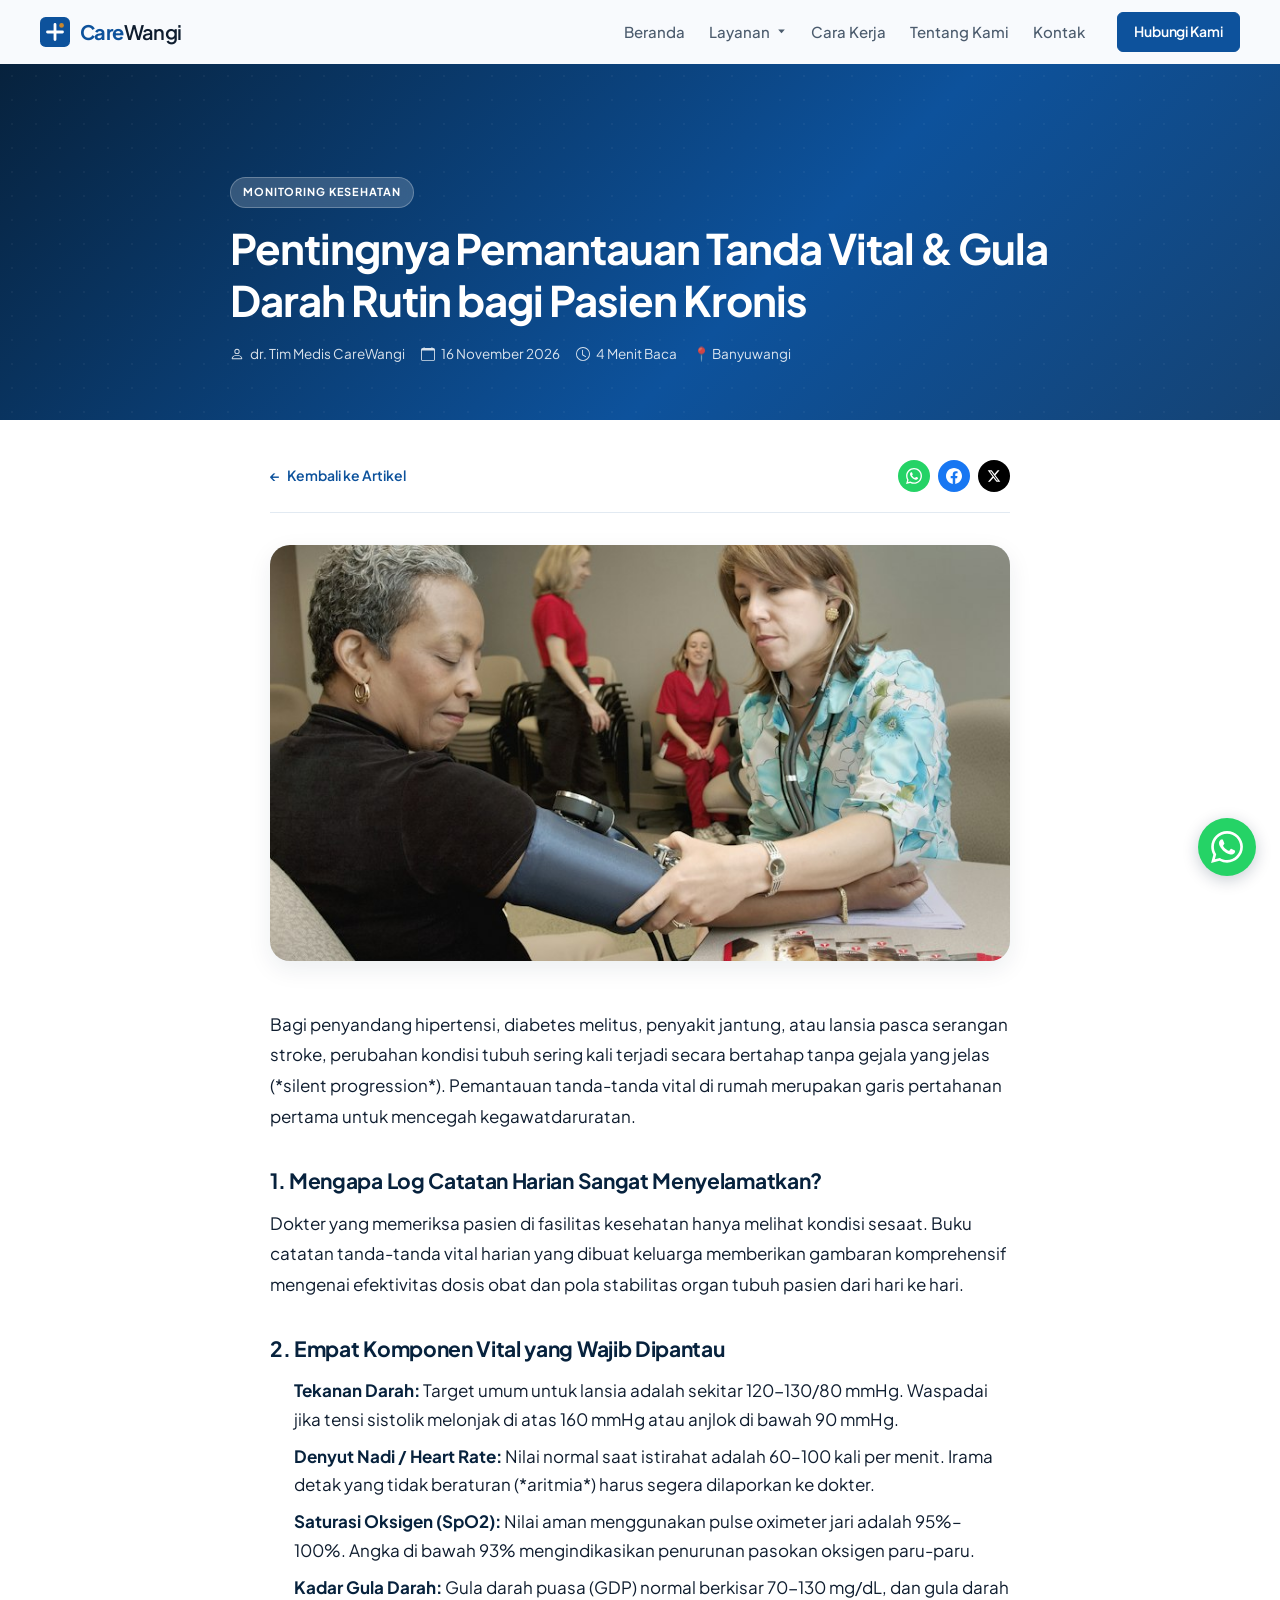
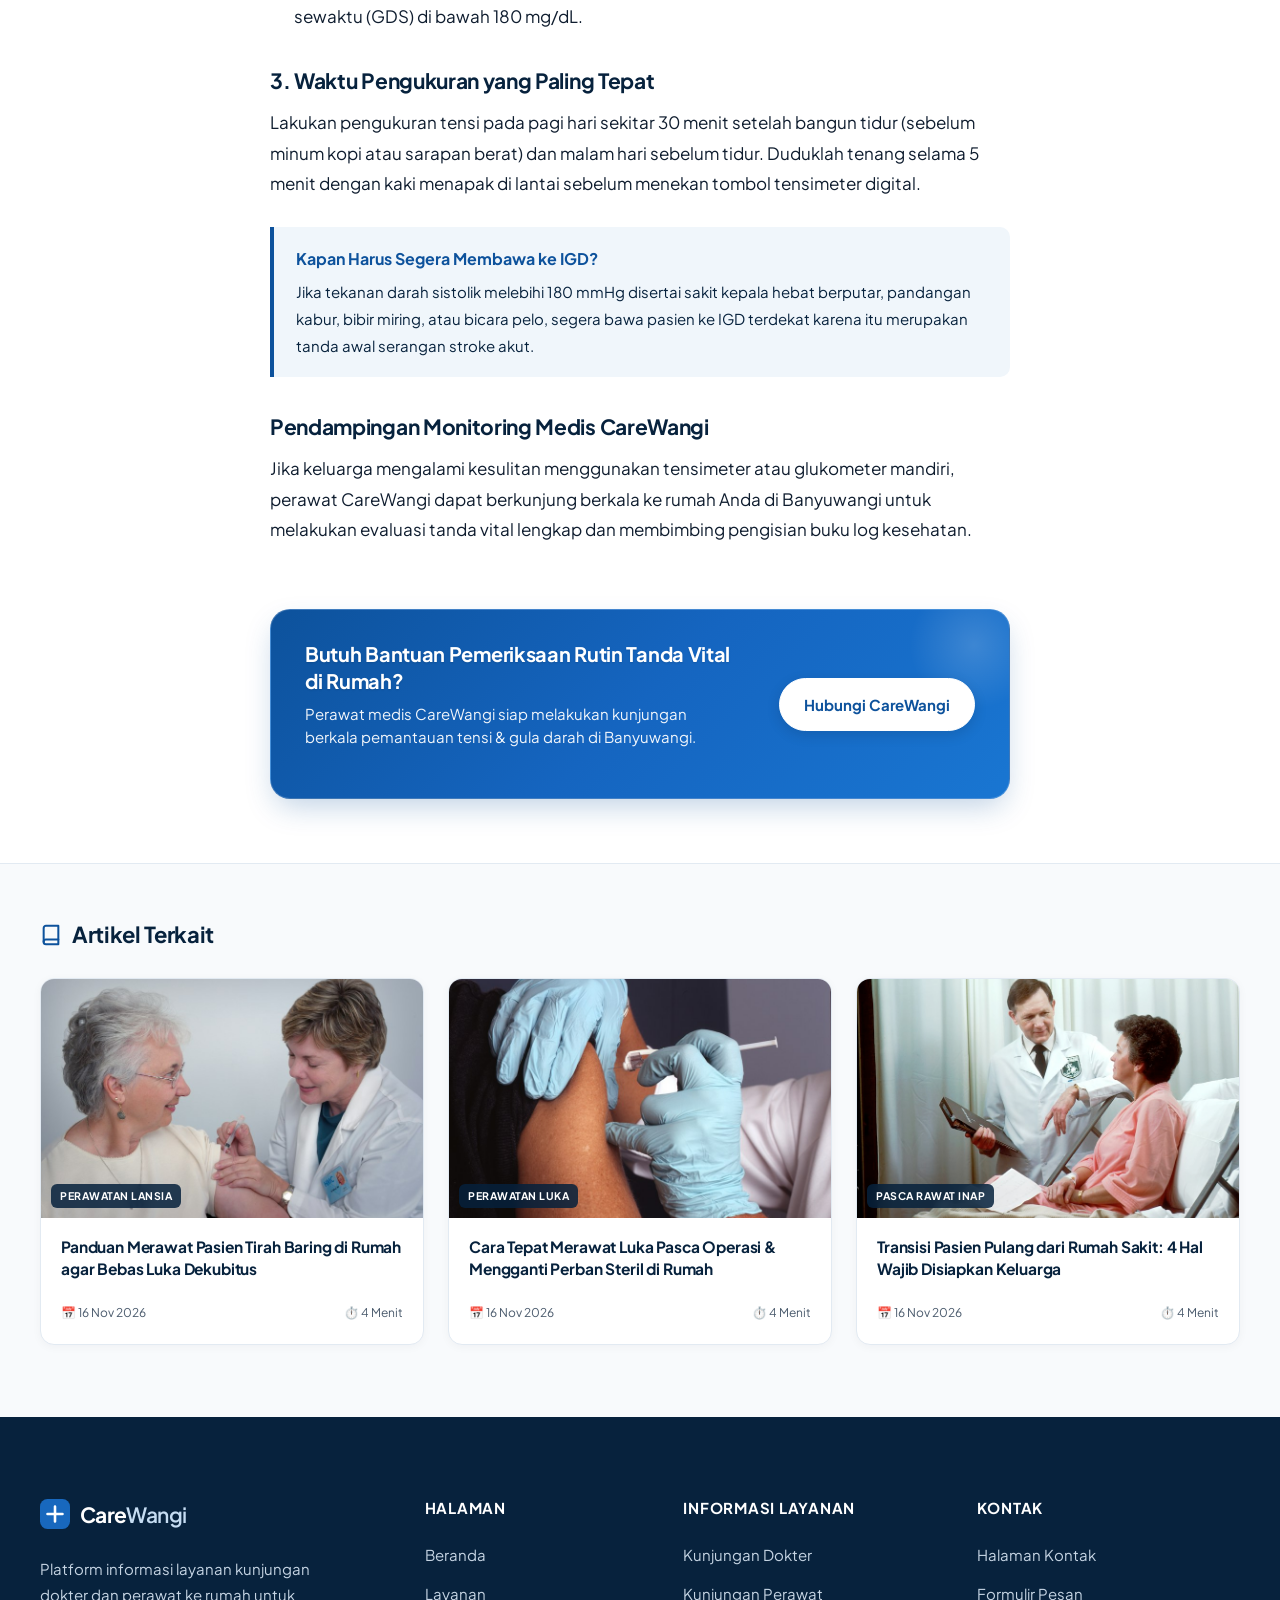
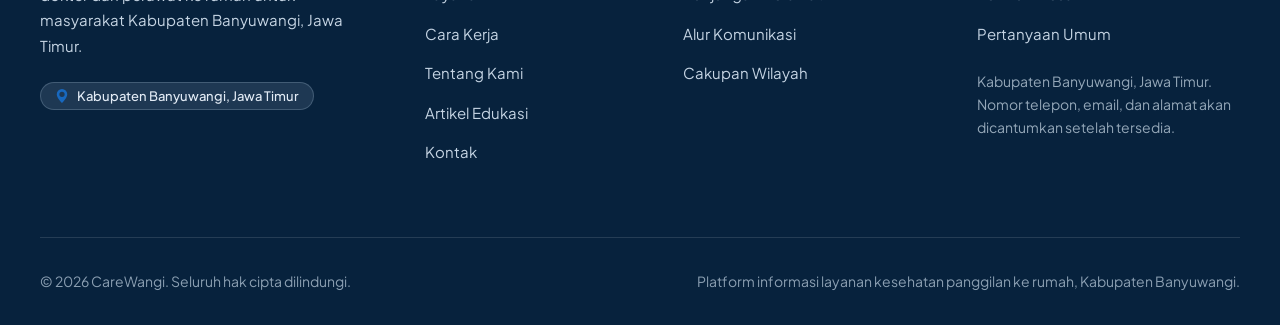
<file: artikel-tanda-vital.html>
<!DOCTYPE html>
<html lang="id">
<head>
  <meta charset="UTF-8">
  <meta name="viewport" content="width=device-width, initial-scale=1.0">
  <title>Pentingnya Pemantauan Tanda Vital &amp; Gula Darah Rutin bagi Pasien Kronis — CareWangi</title>
  <meta name="description" content="Ketahui pentingnya log catatan tensi darah, nadi, dan glukosa mandiri bagi lansia penderita hipertensi dan diabetes di Banyuwangi.">
  <meta name="theme-color" content="#0D529C">
  <link rel="icon" href="assets/icons/logo.svg" type="image/svg+xml">
  <link rel="preconnect" href="https://fonts.googleapis.com">
  <link rel="preconnect" href="https://fonts.gstatic.com" crossorigin>
  <link href="https://fonts.googleapis.com/css2?family=Plus+Jakarta+Sans:wght@400;500;600;700&amp;display=swap" rel="stylesheet">
  <script>document.documentElement.classList.add('js');</script>
  <link rel="stylesheet" href="css/style.css">
</head>
<body data-page="artikel">
  <a class="skip-link" href="#main">Lewati ke konten utama</a>

  <!-- SITE HEADER -->
  <header class="site-header" id="nav">
    <div class="site-container nav-container">
      <a href="index.html" class="brand-logo" aria-label="CareWangi Beranda">
        <svg viewBox="0 0 32 32" width="30" height="30" fill="none" xmlns="http://www.w3.org/2000/svg" aria-hidden="true">
          <rect width="32" height="32" rx="6" fill="#0D529C"/>
          <path d="M16 8v16M8 16h16" stroke="#ffffff" stroke-width="3" stroke-linecap="round"/>
          <circle cx="23" cy="9" r="2.5" fill="#C9872E"/>
        </svg>
        <span class="brand-name">Care<span>Wangi</span></span>
      </a>

      <button class="menu-toggle" id="burger" aria-label="Buka navigasi menu" aria-expanded="false" aria-controls="menu">
        <span class="toggle-bar"></span>
        <span class="toggle-bar"></span>
        <span class="toggle-bar"></span>
      </button>

      <nav class="nav-menu" id="menu" aria-label="Navigasi Utama">
        <!-- HEADER DRAWER KHUSUS MOBILE (Logo + Tombol Tutup) -->
        <div class="nav-drawer-header">
          <a href="index.html" class="drawer-brand" aria-label="CareWangi Beranda">
            <svg viewBox="0 0 32 32" width="28" height="28" fill="none" xmlns="http://www.w3.org/2000/svg" aria-hidden="true">
              <rect width="32" height="32" rx="6" fill="#0D529C"/>
              <path d="M16 8v16M8 16h16" stroke="#ffffff" stroke-width="3" stroke-linecap="round"/>
              <circle cx="23" cy="9" r="2.5" fill="#C9872E"/>
            </svg>
            <span class="brand-name">Care<span>Wangi</span></span>
          </a>
          <button type="button" class="drawer-close" id="drawerClose" aria-label="Tutup navigasi">
            <svg viewBox="0 0 24 24" width="18" height="18" fill="none" stroke="currentColor" stroke-width="2.2" stroke-linecap="round" stroke-linejoin="round" aria-hidden="true">
              <path d="M18 6L6 18M6 6l12 12"/>
            </svg>
          </button>
        </div>

        <ul class="nav-links">
          <li>
            <a href="index.html" class="nav-link">
              <span class="nav-link-icon" aria-hidden="true">
                <svg viewBox="0 0 24 24" width="18" height="18" fill="none" stroke="currentColor" stroke-width="2" stroke-linecap="round" stroke-linejoin="round"><path d="M3 9l9-7 9 7v11a2 2 0 0 1-2 2H5a2 2 0 0 1-2-2z"/><polyline points="9 22 9 12 15 12 15 22"/></svg>
              </span>
              <span class="nav-link-text">Beranda</span>
            </a>
          </li>
          <li class="nav-item-dropdown">
            <button type="button" class="nav-link nav-dropdown-btn" id="navLayananBtn" aria-expanded="false" aria-haspopup="true" aria-controls="dropdownLayanan">
              <span class="nav-link-icon" aria-hidden="true">
                <svg viewBox="0 0 24 24" width="18" height="18" fill="none" stroke="currentColor" stroke-width="2" stroke-linecap="round" stroke-linejoin="round"><path d="M22 12h-4l-3 9L9 3l-3 9H2"/></svg>
              </span>
              <span class="nav-link-text">Layanan</span>
              <svg class="dropdown-chevron" viewBox="0 0 16 16" width="11" height="11" fill="currentColor" aria-hidden="true">
                <path d="M3.204 5h9.592L8 10.481 3.204 5z"/>
              </svg>
            </button>
            <div class="nav-dropdown-menu" id="dropdownLayanan" role="menu" aria-labelledby="navLayananBtn">
              <div class="dropdown-header">
                <span class="dropdown-kicker">Katalog Layanan Medis</span>
                <a href="layanan.html" class="dropdown-view-all">Lihat Semua Layanan →</a>
              </div>
              <div class="dropdown-grid">
                <div class="dropdown-col">
                  <span class="dropdown-col-title">
                    <svg viewBox="0 0 24 24" width="15" height="15" fill="none" stroke="currentColor" stroke-width="2" stroke-linecap="round" stroke-linejoin="round" aria-hidden="true"><path d="M22 12h-4l-3 9L9 3l-3 9H2"/></svg>
                    Layanan Dokter
                  </span>
                  <ul class="dropdown-list">
                    <li>
                      <a href="layanan.html#dokter-umum" class="dropdown-item">
                        <span class="dropdown-item-title">Kunjungan Dokter Umum</span>
                        <span class="dropdown-item-arrow" aria-hidden="true">→</span>
                      </a>
                    </li>
                    <li>
                      <a href="layanan.html#dokter-lansia" class="dropdown-item">
                        <span class="dropdown-item-title">Konsultasi Lansia &amp; Tirah Baring</span>
                        <span class="dropdown-item-arrow" aria-hidden="true">→</span>
                      </a>
                    </li>
                    <li>
                      <a href="layanan.html#dokter-pascarawat" class="dropdown-item">
                        <span class="dropdown-item-title">Evaluasi Pemulihan Pasca Rawat</span>
                        <span class="dropdown-item-arrow" aria-hidden="true">→</span>
                      </a>
                    </li>
                  </ul>
                </div>

                <div class="dropdown-col">
                  <span class="dropdown-col-title">
                    <svg viewBox="0 0 24 24" width="15" height="15" fill="none" stroke="currentColor" stroke-width="2" stroke-linecap="round" stroke-linejoin="round" aria-hidden="true"><path d="M12 2v20M17 5H9.5a3.5 3.5 0 0 0 0 7h5a3.5 3.5 0 0 1 0 7H6"/></svg>
                    Layanan Perawat
                  </span>
                  <ul class="dropdown-list">
                    <li>
                      <a href="layanan.html#perawat-luka" class="dropdown-item">
                        <span class="dropdown-item-title">Perawatan Luka &amp; Pasca Bedah</span>
                        <span class="dropdown-item-arrow" aria-hidden="true">→</span>
                      </a>
                    </li>
                    <li>
                      <a href="layanan.html#perawat-medis" class="dropdown-item">
                        <span class="dropdown-item-title">Pendampingan Perawat Medis</span>
                        <span class="dropdown-item-arrow" aria-hidden="true">→</span>
                      </a>
                    </li>
                    <li>
                      <a href="layanan.html#perawat-edukasi" class="dropdown-item">
                        <span class="dropdown-item-title">Edukasi &amp; Perawatan Mandiri</span>
                        <span class="dropdown-item-arrow" aria-hidden="true">→</span>
                      </a>
                    </li>
                  </ul>
                </div>
              </div>
              <div class="dropdown-footer">
                <span class="dropdown-footer-text">Wilayah aktif: <strong>Kabupaten Banyuwangi</strong></span>
                <a href="kontak.html" class="dropdown-footer-link">Konsultasi Sekarang →</a>
              </div>
            </div>
          </li>
          <li>
            <a href="cara-kerja.html" class="nav-link">
              <span class="nav-link-icon" aria-hidden="true">
                <svg viewBox="0 0 24 24" width="18" height="18" fill="none" stroke="currentColor" stroke-width="2" stroke-linecap="round" stroke-linejoin="round"><circle cx="12" cy="12" r="10"/><polyline points="12 6 12 12 16 14"/></svg>
              </span>
              <span class="nav-link-text">Cara Kerja</span>
            </a>
          </li>
          <li>
            <a href="tentang-kami.html" class="nav-link">
              <span class="nav-link-icon" aria-hidden="true">
                <svg viewBox="0 0 24 24" width="18" height="18" fill="none" stroke="currentColor" stroke-width="2" stroke-linecap="round" stroke-linejoin="round"><circle cx="12" cy="12" r="10"/><line x1="12" y1="16" x2="12" y2="12"/><line x1="12" y1="8" x2="12.01" y2="8"/></svg>
              </span>
              <span class="nav-link-text">Tentang Kami</span>
            </a>
          </li>
          <li>
            <a href="kontak.html" class="nav-link">
              <span class="nav-link-icon" aria-hidden="true">
                <svg viewBox="0 0 24 24" width="18" height="18" fill="none" stroke="currentColor" stroke-width="2" stroke-linecap="round" stroke-linejoin="round"><path d="M22 16.92v3a2 2 0 0 1-2.18 2 19.79 19.79 0 0 1-8.63-3.07 19.5 19.5 0 0 1-6-6 19.79 19.79 0 0 1-3.07-8.67A2 2 0 0 1 4.11 2h3a2 2 0 0 1 2 1.72 12.84 12.84 0 0 0 .7 2.81 2 2 0 0 1-.45 2.11L8.09 9.91a16 16 0 0 0 6 6l1.27-1.27a2 2 0 0 1 2.11-.45 12.84 12.84 0 0 0 2.81.7A2 2 0 0 1 22 16.92z"/></svg>
              </span>
              <span class="nav-link-text">Kontak</span>
            </a>
          </li>
        </ul>

        <!-- FOOTER DRAWER KHUSUS MOBILE -->
        <div class="nav-drawer-footer">
          <a href="kontak.html" class="btn btn-primary btn-drawer-cta">Hubungi Kami</a>
          <div class="drawer-locale-badge">
            <span class="locale-flag" aria-hidden="true">🇮🇩</span>
            <span>Kabupaten Banyuwangi, Jatim</span>
          </div>
        </div>

        <div class="nav-cta">
          <a href="kontak.html" class="btn btn-primary btn-sm">Hubungi Kami</a>
        </div>
      </nav>
    </div>
  </header>

  <div class="nav-backdrop" id="navBackdrop" aria-hidden="true"></div>

  <!-- ARTICLE HERO (Simpel & Elegan sesuai Referensi) -->
  <header class="article-simple-hero">
    <div class="site-container">
      <span class="article-hero-tag">Monitoring Kesehatan</span>
      <h1 class="article-hero-heading">Pentingnya Pemantauan Tanda Vital &amp; Gula Darah Rutin bagi Pasien Kronis</h1>
      <div class="article-hero-meta">
        <span class="article-hero-meta-item">
          <svg viewBox="0 0 16 16" width="14" height="14" fill="currentColor" aria-hidden="true"><path d="M8 8a3 3 0 1 0 0-6 3 3 0 0 0 0 6zm2-3a2 2 0 1 1-4 0 2 2 0 0 1 4 0zm4 8c0 1-1 1-1 1H3s-1 0-1-1 1-4 6-4 6 3 6 4zm-1-.004c-.001-.246-.154-.986-.832-1.664C11.516 10.68 10.289 10 8 10c-2.29 0-3.516.68-4.168 1.332-.678.678-.83 1.418-.832 1.664h10z"/></svg>
          dr. Tim Medis CareWangi
        </span>
        <span class="article-hero-meta-item">
          <svg viewBox="0 0 16 16" width="14" height="14" fill="currentColor" aria-hidden="true"><path d="M3.5 0a.5.5 0 0 1 .5.5V1h8V.5a.5.5 0 0 1 1 0V1h1a2 2 0 0 1 2 2v11a2 2 0 0 1-2 2H2a2 2 0 0 1-2-2V3a2 2 0 0 1 2-2h1V.5a.5.5 0 0 1 .5-.5zM1 4v10a1 1 0 0 0 1 1h12a1 1 0 0 0 1-1V4H1z"/></svg>
          16 November 2026
        </span>
        <span class="article-hero-meta-item">
          <svg viewBox="0 0 16 16" width="14" height="14" fill="currentColor" aria-hidden="true"><path d="M8 3.5a.5.5 0 0 0-1 0V9a.5.5 0 0 0 .252.434l3.5 2a.5.5 0 0 0 .496-.868L8 8.71V3.5z"/><path d="M8 16A8 8 0 1 0 8 0a8 8 0 0 0 0 16zm7-8A7 7 0 1 1 1 8a7 7 0 0 1 14 0z"/></svg>
          4 Menit Baca
        </span>
        <span class="article-hero-meta-item">
          📍 Banyuwangi
        </span>
      </div>
    </div>
  </header>

  <main id="main">
    <!-- BODY ARTIKEL SATU KOLOM -->
    <div class="article-simple-body-wrap">
      <div class="article-simple-body-container">
        <!-- TOP SUBNAV & SHARE -->
        <div class="article-subnav-bar">
          <a href="artikel.html" class="article-back-link">
            <span aria-hidden="true">←</span>
            <span>Kembali ke Artikel</span>
          </a>
          <div class="article-share-group" aria-label="Bagikan artikel ini">
            <a href="https://api.whatsapp.com/send?text=Pentingnya%20Pemantauan%20Tanda%20Vital%20%26%20Gula%20Darah%20Rutin%20-%20CareWangi" target="_blank" rel="noopener noreferrer" class="share-btn-circle share-wa" title="Bagikan ke WhatsApp" aria-label="WhatsApp">
              <svg viewBox="0 0 24 24" width="16" height="16" fill="currentColor"><path d="M.057 24l1.687-6.163c-1.041-1.804-1.588-3.849-1.587-5.946.003-6.556 5.338-11.891 11.893-11.891 3.181.001 6.167 1.24 8.413 3.488 2.245 2.248 3.481 5.236 3.48 8.414-.003 6.557-5.338 11.892-11.893 11.892-1.99-.001-3.951-.5-5.688-1.448l-6.305 1.654zm6.597-3.807c1.676.995 3.276 1.591 5.392 1.592 5.448 0 9.886-4.434 9.889-9.885.002-5.462-4.415-9.89-9.881-9.892-5.452 0-9.887 4.434-9.889 9.884-.001 2.225.651 3.891 1.746 5.634l-.999 3.648 3.742-.981zm11.387-5.464c-.074-.124-.272-.198-.57-.347-.297-.149-1.758-.868-2.031-.967-.272-.099-.47-.149-.669.149-.198.297-.768.967-.941 1.165-.173.198-.347.223-.644.074-.297-.149-1.255-.462-2.39-1.475-.883-.788-1.48-1.761-1.653-2.059-.173-.297-.018-.458.13-.606.134-.133.297-.347.446-.521.151-.172.2-.296.3-.495.099-.198.05-.372-.025-.521-.075-.148-.669-1.611-.916-2.206-.242-.579-.487-.501-.669-.51l-.57-.01c-.198 0-.52.074-.792.372s-1.04 1.016-1.04 2.479 1.065 2.876 1.213 3.074c.149.198 2.095 3.2 5.076 4.487.709.306 1.263.489 1.694.626.712.226 1.36.194 1.872.118.571-.085 1.758-.719 2.006-1.413.248-.695.248-1.29.173-1.414z"/></svg>
            </a>
            <a href="https://www.facebook.com/sharer/sharer.php?u=https://carewangi.id/artikel-tanda-vital.html" target="_blank" rel="noopener noreferrer" class="share-btn-circle share-fb" title="Bagikan ke Facebook" aria-label="Facebook">
              <svg viewBox="0 0 24 24" width="16" height="16" fill="currentColor"><path d="M24 12.073c0-6.627-5.373-12-12-12s-12 5.373-12 12c0 5.99 4.388 10.954 10.125 11.854v-8.385H7.078v-3.47h3.047V9.43c0-3.007 1.792-4.669 4.533-4.669 1.312 0 2.686.235 2.686.235v2.953H15.83c-1.491 0-1.956.925-1.956 1.874v2.25h3.328l-.532 3.47h-2.796v8.385C19.612 23.027 24 18.062 24 12.073z"/></svg>
            </a>
            <a href="https://twitter.com/intent/tweet?text=Pentingnya%20Pemantauan%20Tanda%20Vital%20Rutin" target="_blank" rel="noopener noreferrer" class="share-btn-circle share-x" title="Bagikan ke X" aria-label="X">
              <svg viewBox="0 0 24 24" width="14" height="14" fill="currentColor"><path d="M18.244 2.25h3.308l-7.227 8.26 8.502 11.24H16.17l-5.214-6.817L4.99 21.75H1.68l7.73-8.835L1.254 2.25H8.08l4.713 6.231zm-1.161 17.52h1.833L7.084 4.126H5.117z"/></svg>
            </a>
          </div>
        </div>

        <!-- FOTO ARTIKEL UTAMA -->
        <div class="single-article-media">
          <img src="assets/images/artikel-tanda-vital.jpg" alt="Pemeriksaan tanda vital dan denyut nadi oleh dokter" width="800" height="450">
        </div>

        <!-- ISI ARTIKEL BERSIH -->
        <div class="article-content-clean">
          <p>Bagi penyandang hipertensi, diabetes melitus, penyakit jantung, atau lansia pasca serangan stroke, perubahan kondisi tubuh sering kali terjadi secara bertahap tanpa gejala yang jelas (*silent progression*). Pemantauan tanda-tanda vital di rumah merupakan garis pertahanan pertama untuk mencegah kegawatdaruratan.</p>

          <h2>1. Mengapa Log Catatan Harian Sangat Menyelamatkan?</h2>
          <p>Dokter yang memeriksa pasien di fasilitas kesehatan hanya melihat kondisi sesaat. Buku catatan tanda-tanda vital harian yang dibuat keluarga memberikan gambaran komprehensif mengenai efektivitas dosis obat dan pola stabilitas organ tubuh pasien dari hari ke hari.</p>

          <h2>2. Empat Komponen Vital yang Wajib Dipantau</h2>
          <ul>
            <li><strong>Tekanan Darah:</strong> Target umum untuk lansia adalah sekitar 120-130/80 mmHg. Waspadai jika tensi sistolik melonjak di atas 160 mmHg atau anjlok di bawah 90 mmHg.</li>
            <li><strong>Denyut Nadi / Heart Rate:</strong> Nilai normal saat istirahat adalah 60–100 kali per menit. Irama detak yang tidak beraturan (*aritmia*) harus segera dilaporkan ke dokter.</li>
            <li><strong>Saturasi Oksigen (SpO2):</strong> Nilai aman menggunakan pulse oximeter jari adalah 95%–100%. Angka di bawah 93% mengindikasikan penurunan pasokan oksigen paru-paru.</li>
            <li><strong>Kadar Gula Darah:</strong> Gula darah puasa (GDP) normal berkisar 70-130 mg/dL, dan gula darah sewaktu (GDS) di bawah 180 mg/dL.</li>
          </ul>

          <h2>3. Waktu Pengukuran yang Paling Tepat</h2>
          <p>Lakukan pengukuran tensi pada pagi hari sekitar 30 menit setelah bangun tidur (sebelum minum kopi atau sarapan berat) dan malam hari sebelum tidur. Duduklah tenang selama 5 menit dengan kaki menapak di lantai sebelum menekan tombol tensimeter digital.</p>

          <div class="article-callout-clean">
            <strong>Kapan Harus Segera Membawa ke IGD?</strong>
            Jika tekanan darah sistolik melebihi 180 mmHg disertai sakit kepala hebat berputar, pandangan kabur, bibir miring, atau bicara pelo, segera bawa pasien ke IGD terdekat karena itu merupakan tanda awal serangan stroke akut.
          </div>

          <h2>Pendampingan Monitoring Medis CareWangi</h2>
          <p>Jika keluarga mengalami kesulitan menggunakan tensimeter atau glukometer mandiri, perawat CareWangi dapat berkunjung berkala ke rumah Anda di Banyuwangi untuk melakukan evaluasi tanda vital lengkap dan membimbing pengisian buku log kesehatan.</p>

          <!-- Banner CTA WhatsApp -->
          <div class="article-action-banner">
            <div class="article-action-text">
              <h4>Butuh Bantuan Pemeriksaan Rutin Tanda Vital di Rumah?</h4>
              <p>Perawat medis CareWangi siap melakukan kunjungan berkala pemantauan tensi &amp; gula darah di Banyuwangi.</p>
            </div>
            <a href="https://wa.me/?text=Halo%20CareWangi%2C%20saya%20ingin%20jadwal%20kunjungan%20perawat%20untuk%20pemeriksaan%20tanda%20vital%20dan%20gula%20darah." class="btn btn-primary" target="_blank" rel="noopener noreferrer">Hubungi CareWangi</a>
          </div>
        </div>
      </div>
    </div>

    <!-- SECTION ARTIKEL TERKAIT -->
    <section class="section-related-articles" aria-labelledby="related-title">
      <div class="site-container">
        <div class="related-articles-header">
          <svg class="related-articles-icon" viewBox="0 0 24 24" fill="none" stroke="currentColor" stroke-width="2.2" stroke-linecap="round" stroke-linejoin="round" aria-hidden="true">
            <path d="M4 19.5A2.5 2.5 0 0 1 6.5 17H20"></path>
            <path d="M6.5 2H20v20H6.5A2.5 2.5 0 0 1 4 19.5v-15A2.5 2.5 0 0 1 6.5 2z"></path>
          </svg>
          <h3 id="related-title">Artikel Terkait</h3>
        </div>

        <div class="related-articles-grid">
          <!-- CARD 1 -->
          <a href="artikel-cegah-dekubitus.html" class="related-card">
            <div class="related-card-media">
              <img src="assets/images/artikel-dekubitus.jpg" alt="Pendampingan pasien tirah baring di rumah" loading="lazy" width="400" height="250">
              <span class="related-card-badge">Perawatan Lansia</span>
            </div>
            <div class="related-card-body">
              <h4 class="related-card-title">Panduan Merawat Pasien Tirah Baring di Rumah agar Bebas Luka Dekubitus</h4>
              <div class="related-card-meta">
                <span class="related-card-meta-item">📅 16 Nov 2026</span>
                <span class="related-card-meta-item">⏱️ 4 Menit</span>
              </div>
            </div>
          </a>

          <!-- CARD 2 -->
          <a href="artikel-perawatan-luka.html" class="related-card">
            <div class="related-card-media">
              <img src="assets/images/artikel-perawatan-luka.jpg" alt="Perawatan luka pasca bedah steril oleh perawat" loading="lazy" width="400" height="250">
              <span class="related-card-badge">Perawatan Luka</span>
            </div>
            <div class="related-card-body">
              <h4 class="related-card-title">Cara Tepat Merawat Luka Pasca Operasi &amp; Mengganti Perban Steril di Rumah</h4>
              <div class="related-card-meta">
                <span class="related-card-meta-item">📅 16 Nov 2026</span>
                <span class="related-card-meta-item">⏱️ 4 Menit</span>
              </div>
            </div>
          </a>

          <!-- CARD 3 -->
          <a href="artikel-pasca-rawat.html" class="related-card">
            <div class="related-card-media">
              <img src="assets/images/artikel-pasca-rawat.jpg" alt="Konsultasi dokter dan keluarga mengenai transisi pulang dari RS" loading="lazy" width="400" height="250">
              <span class="related-card-badge">Pasca Rawat Inap</span>
            </div>
            <div class="related-card-body">
              <h4 class="related-card-title">Transisi Pasien Pulang dari Rumah Sakit: 4 Hal Wajib Disiapkan Keluarga</h4>
              <div class="related-card-meta">
                <span class="related-card-meta-item">📅 16 Nov 2026</span>
                <span class="related-card-meta-item">⏱️ 4 Menit</span>
              </div>
            </div>
          </a>
        </div>
      </div>
    </section>
  </main>

  <!-- FOOTER -->
  <footer class="site-footer">
    <div class="site-container footer-grid">
      <div class="footer-col-brand">
        <a href="index.html" class="footer-logo" aria-label="CareWangi Beranda">
          <svg viewBox="0 0 32 32" width="30" height="30" fill="none" xmlns="http://www.w3.org/2000/svg" aria-hidden="true">
            <rect width="32" height="32" rx="8" fill="#1868BE"/>
            <path d="M16 8v16M8 16h16" stroke="#ffffff" stroke-width="2.75" stroke-linecap="round"/>
          </svg>
          <span class="footer-logo-text"><span class="brand-white">Care</span><span class="brand-sage">Wangi</span></span>
        </a>
        <p class="footer-desc">Platform informasi layanan kunjungan dokter dan perawat ke rumah untuk masyarakat Kabupaten Banyuwangi, Jawa Timur.</p>
        <div class="footer-region-badge">
          <svg viewBox="0 0 16 16" width="14" height="14" fill="currentColor" aria-hidden="true"><path d="M8 16s6-5.686 6-10A6 6 0 0 0 2 6c0 4.314 6 10 6 10zm0-7a3 3 0 1 1 0-6 3 3 0 0 1 0 6z"/></svg>
          <span>Kabupaten Banyuwangi, Jawa Timur</span>
        </div>
      </div>

      <div>
        <h4 class="footer-heading">Halaman</h4>
        <ul class="footer-links">
          <li><a href="index.html">Beranda</a></li>
          <li><a href="layanan.html">Layanan</a></li>
          <li><a href="cara-kerja.html">Cara Kerja</a></li>
          <li><a href="tentang-kami.html">Tentang Kami</a></li>
          <li><a href="artikel.html">Artikel Edukasi</a></li>
          <li><a href="kontak.html">Kontak</a></li>
        </ul>
      </div>

      <div>
        <h4 class="footer-heading">Informasi Layanan</h4>
        <ul class="footer-links">
          <li><a href="layanan.html#dokter">Kunjungan Dokter</a></li>
          <li><a href="layanan.html#perawat">Kunjungan Perawat</a></li>
          <li><a href="cara-kerja.html">Alur Komunikasi</a></li>
          <li><a href="tentang-kami.html#wilayah">Cakupan Wilayah</a></li>
        </ul>
      </div>

      <div>
        <h4 class="footer-heading">Kontak</h4>
        <ul class="footer-links">
          <li><a href="kontak.html">Halaman Kontak</a></li>
          <li><a href="kontak.html#form">Formulir Pesan</a></li>
          <li><a href="kontak.html#faq">Pertanyaan Umum</a></li>
        </ul>
        <p class="footer-note">Kabupaten Banyuwangi, Jawa Timur.<br>Nomor telepon, email, dan alamat akan dicantumkan setelah tersedia.</p>
      </div>
    </div>

    <div class="footer-bottom">
      <div class="site-container footer-bottom-inner">
        <p>© <span id="currentYear">2026</span> CareWangi. Seluruh hak cipta dilindungi.</p>
        <p class="footer-subtext">Platform informasi layanan kesehatan panggilan ke rumah, Kabupaten Banyuwangi.</p>
      </div>
    </div>
  </footer>

  <!-- TOMBOL SCROLL KE ATAS (KIRI BAWAH) -->
  <button type="button"
          class="scroll-to-top"
          id="scrollToTopBtn"
          aria-label="Kembali ke atas halaman"
          title="Kembali ke atas">
    <svg viewBox="0 0 24 24" width="22" height="22" fill="none" stroke="currentColor" stroke-width="2.5" stroke-linecap="round" stroke-linejoin="round" aria-hidden="true">
      <path d="M12 19V5M5 12l7-7 7 7"/>
    </svg>
  </button>

  <!-- FLOATING WHATSAPP BUTTON -->
  <a href="https://wa.me/?text=Halo%20CareWangi%2C%20saya%20ingin%20mengetahui%20informasi%20mengenai%20layanan%20kunjungan%20dokter%20dan%20perawat%20ke%20rumah."
     class="floating-wa"
     target="_blank"
     rel="noopener noreferrer"
     aria-label="Hubungi CareWangi melalui WhatsApp"
     title="Hubungi CareWangi melalui WhatsApp">
    <svg viewBox="0 0 24 24" width="32" height="32" fill="currentColor" aria-hidden="true">
      <path d="M.057 24l1.687-6.163c-1.041-1.804-1.588-3.849-1.587-5.946.003-6.556 5.338-11.891 11.893-11.891 3.181.001 6.167 1.24 8.413 3.488 2.245 2.248 3.481 5.236 3.48 8.414-.003 6.557-5.338 11.892-11.893 11.892-1.99-.001-3.951-.5-5.688-1.448l-6.305 1.654zm6.597-3.807c1.676.995 3.276 1.591 5.392 1.592 5.448 0 9.886-4.434 9.889-9.885.002-5.462-4.415-9.89-9.881-9.892-5.452 0-9.887 4.434-9.889 9.884-.001 2.225.651 3.891 1.746 5.634l-.999 3.648 3.742-.981zm11.387-5.464c-.074-.124-.272-.198-.57-.347-.297-.149-1.758-.868-2.031-.967-.272-.099-.47-.149-.669.149-.198.297-.768.967-.941 1.165-.173.198-.347.223-.644.074-.297-.149-1.255-.462-2.39-1.475-.883-.788-1.48-1.761-1.653-2.059-.173-.297-.018-.458.13-.606.134-.133.297-.347.446-.521.151-.172.2-.296.3-.495.099-.198.05-.372-.025-.521-.075-.148-.669-1.611-.916-2.206-.242-.579-.487-.501-.669-.51l-.57-.01c-.198 0-.52.074-.792.372s-1.04 1.016-1.04 2.479 1.065 2.876 1.213 3.074c.149.198 2.095 3.2 5.076 4.487.709.306 1.263.489 1.694.626.712.226 1.36.194 1.872.118.571-.085 1.758-.719 2.006-1.413.248-.695.248-1.29.173-1.414z"/>
    </svg>
  </a>

  <script src="js/script.js"></script>
</body>
</html>
</file>
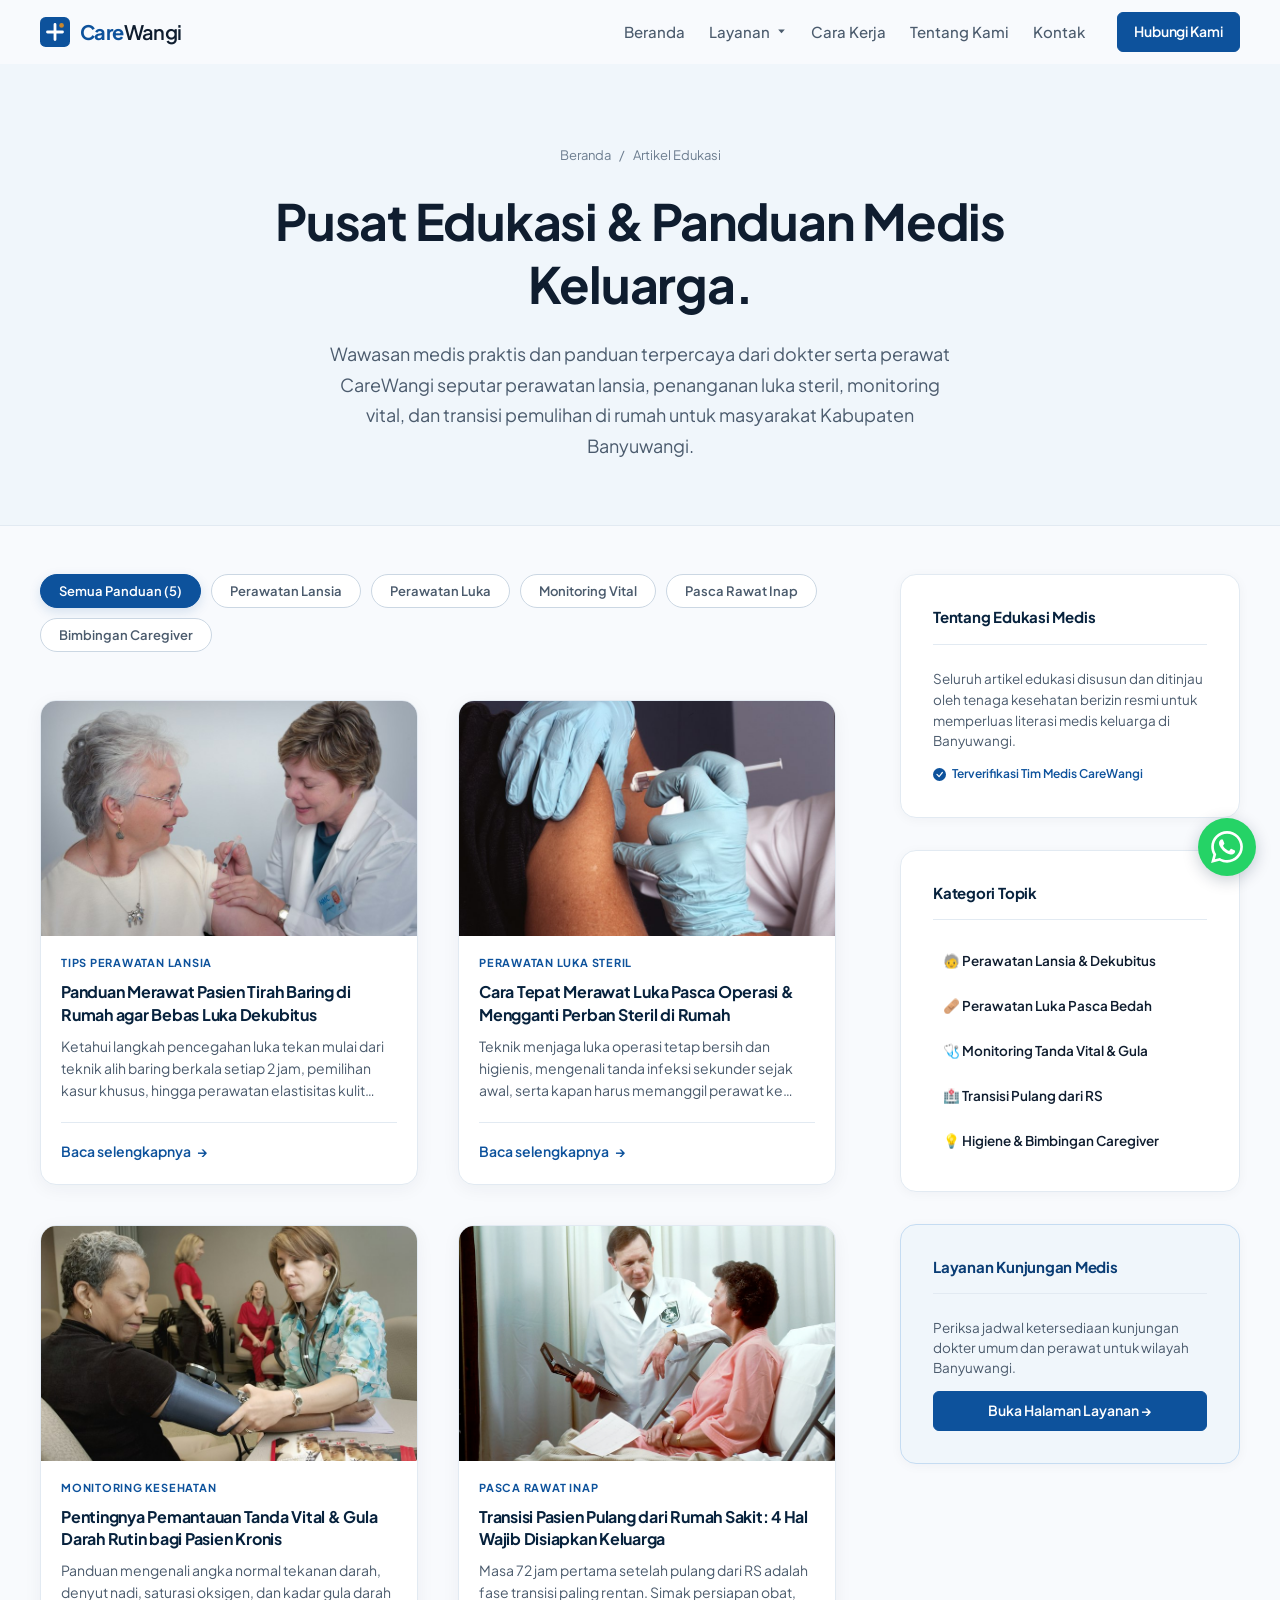
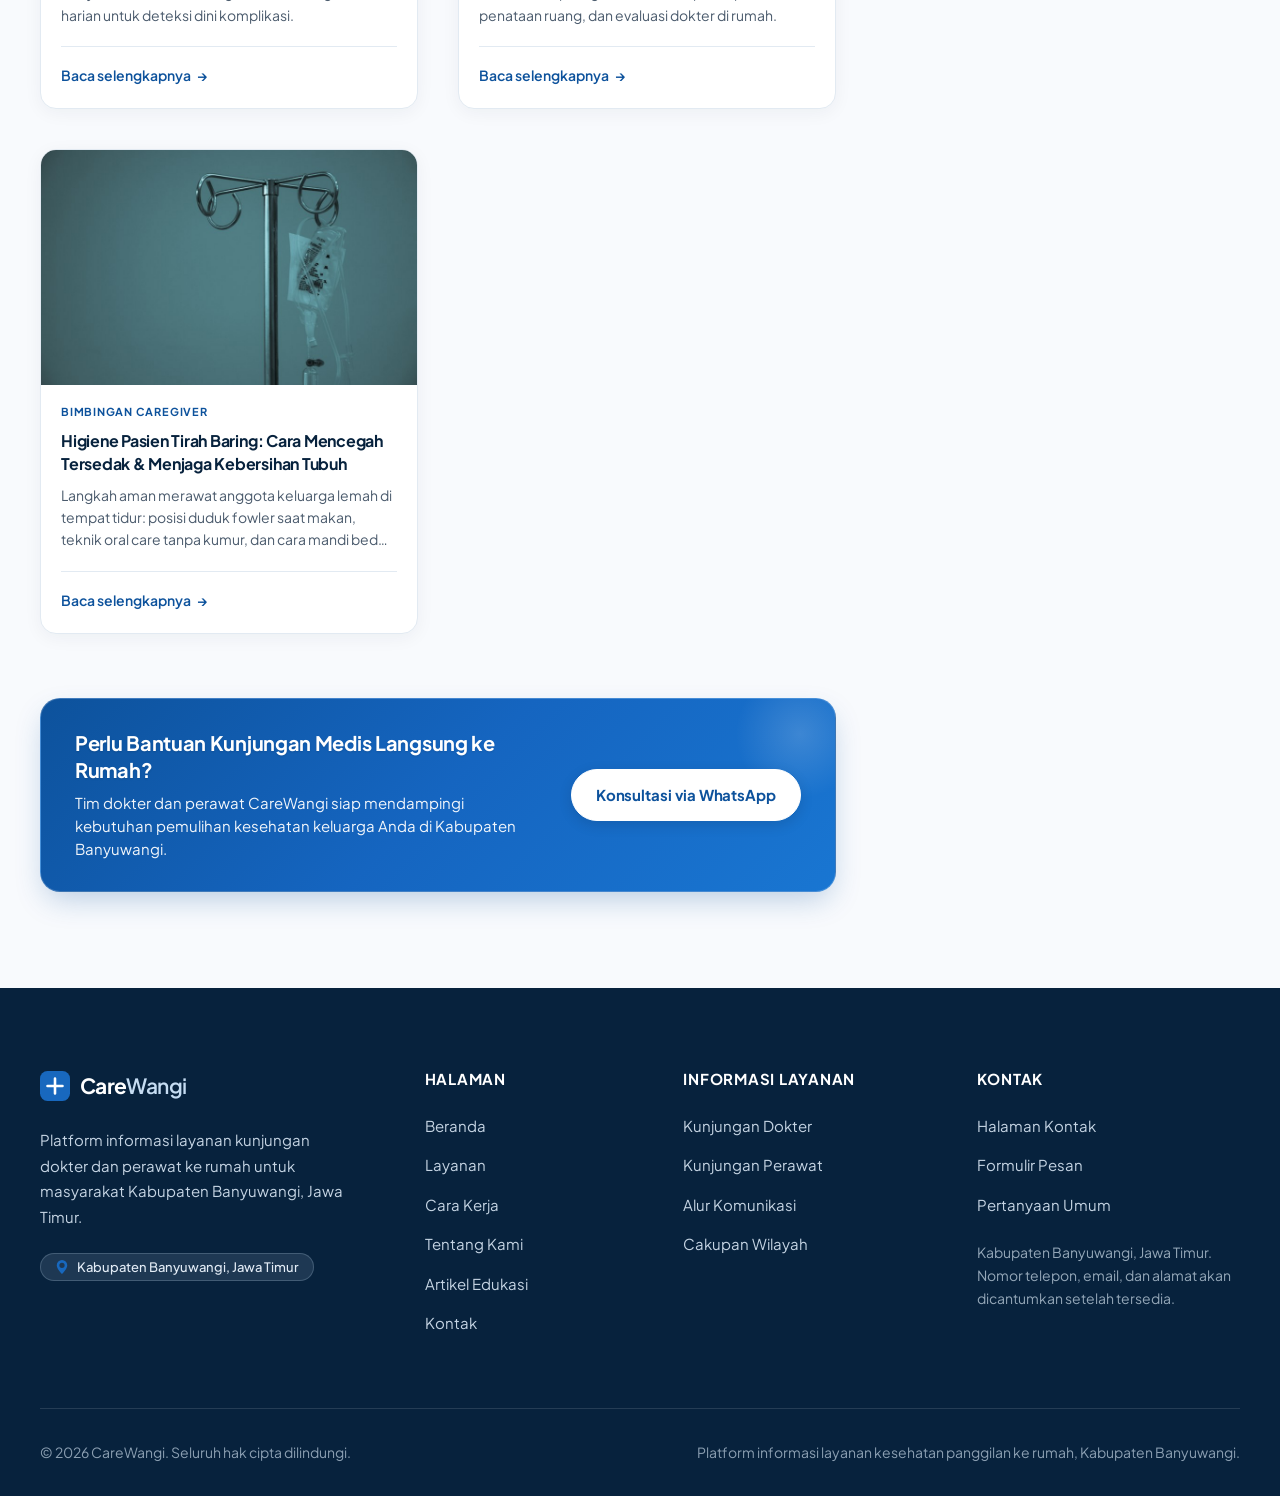
<file: artikel.html>
<!DOCTYPE html>
<html lang="id">
<head>
  <meta charset="UTF-8">
  <meta name="viewport" content="width=device-width, initial-scale=1.0">
  <title>Pusat Artikel &amp; Edukasi Kesehatan Keluarga — CareWangi Banyuwangi</title>
  <meta name="description" content="Kumpulan artikel, tips medis, dan panduan edukasi kesehatan keluarga terpercaya dari dokter dan perawat CareWangi untuk masyarakat Kabupaten Banyuwangi.">
  <meta name="theme-color" content="#0D529C">
  <link rel="icon" href="assets/icons/logo.svg" type="image/svg+xml">
  <link rel="preconnect" href="https://fonts.googleapis.com">
  <link rel="preconnect" href="https://fonts.gstatic.com" crossorigin>
  <link href="https://fonts.googleapis.com/css2?family=Plus+Jakarta+Sans:wght@400;500;600;700&amp;display=swap" rel="stylesheet">
  <script>document.documentElement.classList.add('js');</script>
  <link rel="stylesheet" href="css/style.css">
</head>
<body data-page="artikel">
  <a class="skip-link" href="#main">Lewati ke konten utama</a>

  <!-- HEADER -->
  <header class="site-header" id="nav">
    <div class="site-container nav-container">
      <a href="index.html" class="brand-logo" aria-label="CareWangi Beranda">
        <svg viewBox="0 0 32 32" width="30" height="30" fill="none" xmlns="http://www.w3.org/2000/svg" aria-hidden="true">
          <rect width="32" height="32" rx="6" fill="#0D529C"/>
          <path d="M16 8v16M8 16h16" stroke="#ffffff" stroke-width="3" stroke-linecap="round"/>
          <circle cx="23" cy="9" r="2.5" fill="#C9872E"/>
        </svg>
        <span class="brand-name">Care<span>Wangi</span></span>
      </a>

      <button class="menu-toggle" id="burger" aria-label="Buka navigasi menu" aria-expanded="false" aria-controls="menu">
        <span class="toggle-bar"></span>
        <span class="toggle-bar"></span>
        <span class="toggle-bar"></span>
      </button>

      <nav class="nav-menu" id="menu" aria-label="Navigasi Utama">
        <!-- HEADER DRAWER KHUSUS MOBILE (Logo + Tombol Tutup) -->
        <div class="nav-drawer-header">
          <a href="index.html" class="drawer-brand" aria-label="CareWangi Beranda">
            <svg viewBox="0 0 32 32" width="28" height="28" fill="none" xmlns="http://www.w3.org/2000/svg" aria-hidden="true">
              <rect width="32" height="32" rx="6" fill="#0D529C"/>
              <path d="M16 8v16M8 16h16" stroke="#ffffff" stroke-width="3" stroke-linecap="round"/>
              <circle cx="23" cy="9" r="2.5" fill="#C9872E"/>
            </svg>
            <span class="brand-name">Care<span>Wangi</span></span>
          </a>
          <button type="button" class="drawer-close" id="drawerClose" aria-label="Tutup navigasi">
            <svg viewBox="0 0 24 24" width="18" height="18" fill="none" stroke="currentColor" stroke-width="2.2" stroke-linecap="round" stroke-linejoin="round" aria-hidden="true">
              <path d="M18 6L6 18M6 6l12 12"/>
            </svg>
          </button>
        </div>

        <ul class="nav-links">
          <li>
            <a href="index.html" class="nav-link">
              <span class="nav-link-icon" aria-hidden="true">
                <svg viewBox="0 0 24 24" width="18" height="18" fill="none" stroke="currentColor" stroke-width="2" stroke-linecap="round" stroke-linejoin="round"><path d="M3 9l9-7 9 7v11a2 2 0 0 1-2 2H5a2 2 0 0 1-2-2z"/><polyline points="9 22 9 12 15 12 15 22"/></svg>
              </span>
              <span class="nav-link-text">Beranda</span>
            </a>
          </li>
          <li class="nav-item-dropdown">
            <button type="button" class="nav-link nav-dropdown-btn" id="navLayananBtn" aria-expanded="false" aria-haspopup="true" aria-controls="dropdownLayanan">
              <span class="nav-link-icon" aria-hidden="true">
                <svg viewBox="0 0 24 24" width="18" height="18" fill="none" stroke="currentColor" stroke-width="2" stroke-linecap="round" stroke-linejoin="round"><path d="M22 12h-4l-3 9L9 3l-3 9H2"/></svg>
              </span>
              <span class="nav-link-text">Layanan</span>
              <svg class="dropdown-chevron" viewBox="0 0 16 16" width="11" height="11" fill="currentColor" aria-hidden="true">
                <path d="M3.204 5h9.592L8 10.481 3.204 5z"/>
              </svg>
            </button>
            <div class="nav-dropdown-menu" id="dropdownLayanan" role="menu" aria-labelledby="navLayananBtn">
              <div class="dropdown-header">
                <span class="dropdown-kicker">Katalog Layanan Medis</span>
                <a href="layanan.html" class="dropdown-view-all">Lihat Semua Layanan →</a>
              </div>
              <div class="dropdown-grid">
                <div class="dropdown-col">
                  <span class="dropdown-col-title">
                    <svg viewBox="0 0 24 24" width="15" height="15" fill="none" stroke="currentColor" stroke-width="2" stroke-linecap="round" stroke-linejoin="round" aria-hidden="true"><path d="M22 12h-4l-3 9L9 3l-3 9H2"/></svg>
                    Layanan Dokter
                  </span>
                  <ul class="dropdown-list">
                    <li>
                      <a href="layanan.html#dokter-umum" class="dropdown-item">
                        <span class="dropdown-item-title">Kunjungan Dokter Umum</span>
                        <span class="dropdown-item-arrow" aria-hidden="true">→</span>
                      </a>
                    </li>
                    <li>
                      <a href="layanan.html#dokter-lansia" class="dropdown-item">
                        <span class="dropdown-item-title">Konsultasi Lansia &amp; Tirah Baring</span>
                        <span class="dropdown-item-arrow" aria-hidden="true">→</span>
                      </a>
                    </li>
                    <li>
                      <a href="layanan.html#dokter-pascarawat" class="dropdown-item">
                        <span class="dropdown-item-title">Evaluasi Pemulihan Pasca Rawat</span>
                        <span class="dropdown-item-arrow" aria-hidden="true">→</span>
                      </a>
                    </li>
                  </ul>
                </div>

                <div class="dropdown-col">
                  <span class="dropdown-col-title">
                    <svg viewBox="0 0 24 24" width="15" height="15" fill="none" stroke="currentColor" stroke-width="2" stroke-linecap="round" stroke-linejoin="round" aria-hidden="true"><path d="M12 2v20M17 5H9.5a3.5 3.5 0 0 0 0 7h5a3.5 3.5 0 0 1 0 7H6"/></svg>
                    Layanan Perawat
                  </span>
                  <ul class="dropdown-list">
                    <li>
                      <a href="layanan.html#perawat-luka" class="dropdown-item">
                        <span class="dropdown-item-title">Perawatan Luka &amp; Pasca Bedah</span>
                        <span class="dropdown-item-arrow" aria-hidden="true">→</span>
                      </a>
                    </li>
                    <li>
                      <a href="layanan.html#perawat-medis" class="dropdown-item">
                        <span class="dropdown-item-title">Pendampingan Perawat Medis</span>
                        <span class="dropdown-item-arrow" aria-hidden="true">→</span>
                      </a>
                    </li>
                    <li>
                      <a href="layanan.html#perawat-edukasi" class="dropdown-item">
                        <span class="dropdown-item-title">Edukasi &amp; Perawatan Mandiri</span>
                        <span class="dropdown-item-arrow" aria-hidden="true">→</span>
                      </a>
                    </li>
                  </ul>
                </div>
              </div>
              <div class="dropdown-footer">
                <span class="dropdown-footer-text">Wilayah aktif: <strong>Kabupaten Banyuwangi</strong></span>
                <a href="kontak.html" class="dropdown-footer-link">Konsultasi Sekarang →</a>
              </div>
            </div>
          </li>
          <li>
            <a href="cara-kerja.html" class="nav-link">
              <span class="nav-link-icon" aria-hidden="true">
                <svg viewBox="0 0 24 24" width="18" height="18" fill="none" stroke="currentColor" stroke-width="2" stroke-linecap="round" stroke-linejoin="round"><circle cx="12" cy="12" r="10"/><polyline points="12 6 12 12 16 14"/></svg>
              </span>
              <span class="nav-link-text">Cara Kerja</span>
            </a>
          </li>
          <li>
            <a href="tentang-kami.html" class="nav-link">
              <span class="nav-link-icon" aria-hidden="true">
                <svg viewBox="0 0 24 24" width="18" height="18" fill="none" stroke="currentColor" stroke-width="2" stroke-linecap="round" stroke-linejoin="round"><circle cx="12" cy="12" r="10"/><line x1="12" y1="16" x2="12" y2="12"/><line x1="12" y1="8" x2="12.01" y2="8"/></svg>
              </span>
              <span class="nav-link-text">Tentang Kami</span>
            </a>
          </li>
          <li>
            <a href="kontak.html" class="nav-link">
              <span class="nav-link-icon" aria-hidden="true">
                <svg viewBox="0 0 24 24" width="18" height="18" fill="none" stroke="currentColor" stroke-width="2" stroke-linecap="round" stroke-linejoin="round"><path d="M22 16.92v3a2 2 0 0 1-2.18 2 19.79 19.79 0 0 1-8.63-3.07 19.5 19.5 0 0 1-6-6 19.79 19.79 0 0 1-3.07-8.67A2 2 0 0 1 4.11 2h3a2 2 0 0 1 2 1.72 12.84 12.84 0 0 0 .7 2.81 2 2 0 0 1-.45 2.11L8.09 9.91a16 16 0 0 0 6 6l1.27-1.27a2 2 0 0 1 2.11-.45 12.84 12.84 0 0 0 2.81.7A2 2 0 0 1 22 16.92z"/></svg>
              </span>
              <span class="nav-link-text">Kontak</span>
            </a>
          </li>
        </ul>

        <!-- FOOTER DRAWER KHUSUS MOBILE -->
        <div class="nav-drawer-footer">
          <a href="kontak.html" class="btn btn-primary btn-drawer-cta">Hubungi Kami</a>
          <div class="drawer-locale-badge">
            <span class="locale-flag" aria-hidden="true">🇮🇩</span>
            <span>Kabupaten Banyuwangi, Jatim</span>
          </div>
        </div>

        <div class="nav-cta">
          <a href="kontak.html" class="btn btn-primary btn-sm">Hubungi Kami</a>
        </div>
      </nav>
    </div>
  </header>

  <div class="nav-backdrop" id="navBackdrop" aria-hidden="true"></div>

  <main id="main">
    <!-- PAGE HERO -->
    <header class="page-hero">
      <div class="site-container">
        <div class="page-hero-inner">
          <nav class="crumbs" aria-label="Breadcrumb">
            <a href="index.html">Beranda</a>
            <span aria-hidden="true">/</span>
            <span>Artikel Edukasi</span>
          </nav>
          <h1>Pusat Edukasi &amp; Panduan Medis Keluarga.</h1>
          <p class="lead">Wawasan medis praktis dan panduan terpercaya dari dokter serta perawat CareWangi seputar perawatan lansia, penanganan luka steril, monitoring vital, dan transisi pemulihan di rumah untuk masyarakat Kabupaten Banyuwangi.</p>
        </div>
      </div>
    </header>

    <!-- CATALOG SECTION -->
    <section class="section" style="padding-top: var(--s6);">
      <div class="site-container articles-layout">
        <!-- MAIN CATALOG CONTENT -->
        <div class="articles-main-content">
          <!-- FILTER PILLS -->
          <div class="article-filters" role="group" aria-label="Filter Kategori Artikel">
            <button type="button" class="filter-pill active" data-filter="all">Semua Panduan (5)</button>
            <button type="button" class="filter-pill" data-filter="lansia">Perawatan Lansia</button>
            <button type="button" class="filter-pill" data-filter="luka">Perawatan Luka</button>
            <button type="button" class="filter-pill" data-filter="vital">Monitoring Vital</button>
            <button type="button" class="filter-pill" data-filter="pasca-rawat">Pasca Rawat Inap</button>
            <button type="button" class="filter-pill" data-filter="caregiver">Bimbingan Caregiver</button>
          </div>

          <!-- GRID OF DEDICATED ARTICLES -->
          <div class="articles-catalog-grid" id="articlesCatalogGrid">
            <!-- CARD 1 -->
            <article class="article-card" data-category="lansia">
              <div class="article-card-media">
                <img src="assets/images/artikel-dekubitus.jpg" alt="Pendampingan pasien tirah baring di rumah" class="article-photo" width="400" height="250" loading="lazy">
              </div>
              <div class="article-card-body">
                <span class="article-tag">TIPS PERAWATAN LANSIA</span>
                <h3 class="article-card-title">
                  <a href="artikel-cegah-dekubitus.html">Panduan Merawat Pasien Tirah Baring di Rumah agar Bebas Luka Dekubitus</a>
                </h3>
                <p class="article-card-snippet">Ketahui langkah pencegahan luka tekan mulai dari teknik alih baring berkala setiap 2 jam, pemilihan kasur khusus, hingga perawatan elastisitas kulit lansia.</p>
                <div class="article-card-footer">
                  <a href="artikel-cegah-dekubitus.html" class="article-read-more">
                    <span>Baca selengkapnya</span>
                    <span class="arrow-icon" aria-hidden="true">→</span>
                  </a>
                </div>
              </div>
            </article>

            <!-- CARD 2 -->
            <article class="article-card" data-category="luka">
              <div class="article-card-media">
                <img src="assets/images/artikel-perawatan-luka.jpg" alt="Perawatan luka bedah steril oleh perawat medis" class="article-photo" width="400" height="250" loading="lazy">
              </div>
              <div class="article-card-body">
                <span class="article-tag">PERAWATAN LUKA STERIL</span>
                <h3 class="article-card-title">
                  <a href="artikel-perawatan-luka.html">Cara Tepat Merawat Luka Pasca Operasi &amp; Mengganti Perban Steril di Rumah</a>
                </h3>
                <p class="article-card-snippet">Teknik menjaga luka operasi tetap bersih dan higienis, mengenali tanda infeksi sekunder sejak awal, serta kapan harus memanggil perawat ke rumah.</p>
                <div class="article-card-footer">
                  <a href="artikel-perawatan-luka.html" class="article-read-more">
                    <span>Baca selengkapnya</span>
                    <span class="arrow-icon" aria-hidden="true">→</span>
                  </a>
                </div>
              </div>
            </article>

            <!-- CARD 3 -->
            <article class="article-card" data-category="vital">
              <div class="article-card-media">
                <img src="assets/images/artikel-tanda-vital.jpg" alt="Pemeriksaan tensi darah dan tanda vital rutin" class="article-photo" width="400" height="250" loading="lazy">
              </div>
              <div class="article-card-body">
                <span class="article-tag">MONITORING KESEHATAN</span>
                <h3 class="article-card-title">
                  <a href="artikel-tanda-vital.html">Pentingnya Pemantauan Tanda Vital &amp; Gula Darah Rutin bagi Pasien Kronis</a>
                </h3>
                <p class="article-card-snippet">Panduan mengenali angka normal tekanan darah, denyut nadi, saturasi oksigen, dan kadar gula darah harian untuk deteksi dini komplikasi.</p>
                <div class="article-card-footer">
                  <a href="artikel-tanda-vital.html" class="article-read-more">
                    <span>Baca selengkapnya</span>
                    <span class="arrow-icon" aria-hidden="true">→</span>
                  </a>
                </div>
              </div>
            </article>

            <!-- CARD 4 -->
            <article class="article-card" data-category="pasca-rawat">
              <div class="article-card-media">
                <img src="assets/images/artikel-pasca-rawat.jpg" alt="Konsultasi dokter dan keluarga mengenai transisi pulang dari RS" class="article-photo" width="400" height="250" loading="lazy">
              </div>
              <div class="article-card-body">
                <span class="article-tag">PASCA RAWAT INAP</span>
                <h3 class="article-card-title">
                  <a href="artikel-pasca-rawat.html">Transisi Pasien Pulang dari Rumah Sakit: 4 Hal Wajib Disiapkan Keluarga</a>
                </h3>
                <p class="article-card-snippet">Masa 72 jam pertama setelah pulang dari RS adalah fase transisi paling rentan. Simak persiapan obat, penataan ruang, dan evaluasi dokter di rumah.</p>
                <div class="article-card-footer">
                  <a href="artikel-pasca-rawat.html" class="article-read-more">
                    <span>Baca selengkapnya</span>
                    <span class="arrow-icon" aria-hidden="true">→</span>
                  </a>
                </div>
              </div>
            </article>

            <!-- CARD 5 -->
            <article class="article-card" data-category="caregiver">
              <div class="article-card-media">
                <img src="assets/images/artikel-caregiver.jpg" alt="Pendampingan caregiver dalam merawat orang tua di rumah" class="article-photo" width="400" height="250" loading="lazy">
              </div>
              <div class="article-card-body">
                <span class="article-tag">BIMBINGAN CAREGIVER</span>
                <h3 class="article-card-title">
                  <a href="artikel-edukasi-caregiver.html">Higiene Pasien Tirah Baring: Cara Mencegah Tersedak &amp; Menjaga Kebersihan Tubuh</a>
                </h3>
                <p class="article-card-snippet">Langkah aman merawat anggota keluarga lemah di tempat tidur: posisi duduk fowler saat makan, teknik oral care tanpa kumur, dan cara mandi bed bath.</p>
                <div class="article-card-footer">
                  <a href="artikel-edukasi-caregiver.html" class="article-read-more">
                    <span>Baca selengkapnya</span>
                    <span class="arrow-icon" aria-hidden="true">→</span>
                  </a>
                </div>
              </div>
            </article>
          </div>

          <!-- BOTTOM ACTION BANNER -->
          <div class="article-action-banner" style="margin-top: var(--s8);">
            <div class="article-action-text">
              <h4>Perlu Bantuan Kunjungan Medis Langsung ke Rumah?</h4>
              <p>Tim dokter dan perawat CareWangi siap mendampingi kebutuhan pemulihan kesehatan keluarga Anda di Kabupaten Banyuwangi.</p>
            </div>
            <a href="https://wa.me/?text=Halo%20CareWangi%2C%20saya%20ingin%20konsultasi%20layanan%20kunjungan%20medis%20ke%20rumah." class="btn btn-primary" target="_blank" rel="noopener noreferrer">Konsultasi via WhatsApp</a>
          </div>
        </div>

        <!-- SIDEBAR -->
        <aside class="article-sidebar">
          <div class="sidebar-widget">
            <h3 class="sidebar-widget-title">Tentang Edukasi Medis</h3>
            <p style="font-size: 0.84375rem; color: var(--ink-muted); margin-bottom: 12px; line-height: 1.55;">Seluruh artikel edukasi disusun dan ditinjau oleh tenaga kesehatan berizin resmi untuk memperluas literasi medis keluarga di Banyuwangi.</p>
            <div style="font-size: 0.75rem; color: var(--teal); font-weight: 600; display: flex; align-items: center; gap: 6px;">
              <svg viewBox="0 0 16 16" width="13" height="13" fill="currentColor"><path d="M16 8A8 8 0 1 1 0 8a8 8 0 0 1 16 0zm-3.97-3.03a.75.75 0 0 0-1.08.022L7.477 9.417 5.384 7.323a.75.75 0 0 0-1.06 1.06L6.97 11.03a.75.75 0 0 0 1.079-.02l3.992-4.99a.75.75 0 0 0-.01-1.05z"/></svg>
              Terverifikasi Tim Medis CareWangi
            </div>
          </div>

          <div class="sidebar-widget">
            <h3 class="sidebar-widget-title">Kategori Topik</h3>
            <nav class="sidebar-nav-list" aria-label="Kategori Topik Edukasi">
              <a href="artikel-cegah-dekubitus.html" class="sidebar-nav-item">
                <span>🧓 Perawatan Lansia &amp; Dekubitus</span>
              </a>
              <a href="artikel-perawatan-luka.html" class="sidebar-nav-item">
                <span>🩹 Perawatan Luka Pasca Bedah</span>
              </a>
              <a href="artikel-tanda-vital.html" class="sidebar-nav-item">
                <span>🩺 Monitoring Tanda Vital &amp; Gula</span>
              </a>
              <a href="artikel-pasca-rawat.html" class="sidebar-nav-item">
                <span>🏥 Transisi Pulang dari RS</span>
              </a>
              <a href="artikel-edukasi-caregiver.html" class="sidebar-nav-item">
                <span>💡 Higiene &amp; Bimbingan Caregiver</span>
              </a>
            </nav>
          </div>

          <div class="sidebar-widget" style="background: var(--sage-50); border-color: var(--sage);">
            <h3 class="sidebar-widget-title" style="color: var(--teal-dark);">Layanan Kunjungan Medis</h3>
            <p style="font-size: 0.84375rem; color: var(--ink-muted); margin-bottom: 12px; line-height: 1.5;">Periksa jadwal ketersediaan kunjungan dokter umum dan perawat untuk wilayah Banyuwangi.</p>
            <a href="layanan.html" class="btn btn-primary btn-sm" style="width: 100%; justify-content: center;">Buka Halaman Layanan →</a>
          </div>
        </aside>
      </div>
    </section>
  </main>

  <!-- FOOTER -->
  <footer class="site-footer">
    <div class="site-container footer-grid">
      <div class="footer-col-brand">
        <a href="index.html" class="footer-logo" aria-label="CareWangi Beranda">
          <svg viewBox="0 0 32 32" width="30" height="30" fill="none" xmlns="http://www.w3.org/2000/svg" aria-hidden="true">
            <rect width="32" height="32" rx="8" fill="#1868BE"/>
            <path d="M16 8v16M8 16h16" stroke="#ffffff" stroke-width="2.75" stroke-linecap="round"/>
          </svg>
          <span class="footer-logo-text"><span class="brand-white">Care</span><span class="brand-sage">Wangi</span></span>
        </a>
        <p class="footer-desc">Platform informasi layanan kunjungan dokter dan perawat ke rumah untuk masyarakat Kabupaten Banyuwangi, Jawa Timur.</p>
        <div class="footer-region-badge">
          <svg viewBox="0 0 16 16" width="14" height="14" fill="currentColor" aria-hidden="true"><path d="M8 16s6-5.686 6-10A6 6 0 0 0 2 6c0 4.314 6 10 6 10zm0-7a3 3 0 1 1 0-6 3 3 0 0 1 0 6z"/></svg>
          <span>Kabupaten Banyuwangi, Jawa Timur</span>
        </div>
      </div>

      <div>
        <h4 class="footer-heading">Halaman</h4>
        <ul class="footer-links">
          <li><a href="index.html">Beranda</a></li>
          <li><a href="layanan.html">Layanan</a></li>
          <li><a href="cara-kerja.html">Cara Kerja</a></li>
          <li><a href="tentang-kami.html">Tentang Kami</a></li>
          <li><a href="artikel.html">Artikel Edukasi</a></li>
          <li><a href="kontak.html">Kontak</a></li>
        </ul>
      </div>

      <div>
        <h4 class="footer-heading">Informasi Layanan</h4>
        <ul class="footer-links">
          <li><a href="layanan.html#dokter">Kunjungan Dokter</a></li>
          <li><a href="layanan.html#perawat">Kunjungan Perawat</a></li>
          <li><a href="cara-kerja.html">Alur Komunikasi</a></li>
          <li><a href="tentang-kami.html#wilayah">Cakupan Wilayah</a></li>
        </ul>
      </div>

      <div>
        <h4 class="footer-heading">Kontak</h4>
        <ul class="footer-links">
          <li><a href="kontak.html">Halaman Kontak</a></li>
          <li><a href="kontak.html#form">Formulir Pesan</a></li>
          <li><a href="kontak.html#faq">Pertanyaan Umum</a></li>
        </ul>
        <p class="footer-note">Kabupaten Banyuwangi, Jawa Timur.<br>Nomor telepon, email, dan alamat akan dicantumkan setelah tersedia.</p>
      </div>
    </div>

    <div class="footer-bottom">
      <div class="site-container footer-bottom-inner">
        <p>© <span id="currentYear">2026</span> CareWangi. Seluruh hak cipta dilindungi.</p>
        <p class="footer-subtext">Platform informasi layanan kesehatan panggilan ke rumah, Kabupaten Banyuwangi.</p>
      </div>
    </div>
  </footer>

  <!-- TOMBOL SCROLL KE ATAS (KIRI BAWAH) -->
  <button type="button"
          class="scroll-to-top"
          id="scrollToTopBtn"
          aria-label="Kembali ke atas halaman"
          title="Kembali ke atas">
    <svg viewBox="0 0 24 24" width="22" height="22" fill="none" stroke="currentColor" stroke-width="2.5" stroke-linecap="round" stroke-linejoin="round" aria-hidden="true">
      <path d="M12 19V5M5 12l7-7 7 7"/>
    </svg>
  </button>

  <!-- FLOATING WHATSAPP BUTTON -->
  <a href="https://wa.me/?text=Halo%20CareWangi%2C%20saya%20ingin%20mengetahui%20informasi%20mengenai%20layanan%20kunjungan%20dokter%20dan%20perawat%20ke%20rumah."
     class="floating-wa"
     target="_blank"
     rel="noopener noreferrer"
     aria-label="Hubungi CareWangi melalui WhatsApp"
     title="Hubungi CareWangi melalui WhatsApp">
    <svg viewBox="0 0 24 24" width="32" height="32" fill="currentColor" aria-hidden="true">
      <path d="M.057 24l1.687-6.163c-1.041-1.804-1.588-3.849-1.587-5.946.003-6.556 5.338-11.891 11.893-11.891 3.181.001 6.167 1.24 8.413 3.488 2.245 2.248 3.481 5.236 3.48 8.414-.003 6.557-5.338 11.892-11.893 11.892-1.99-.001-3.951-.5-5.688-1.448l-6.305 1.654zm6.597-3.807c1.676.995 3.276 1.591 5.392 1.592 5.448 0 9.886-4.434 9.889-9.885.002-5.462-4.415-9.89-9.881-9.892-5.452 0-9.887 4.434-9.889 9.884-.001 2.225.651 3.891 1.746 5.634l-.999 3.648 3.742-.981zm11.387-5.464c-.074-.124-.272-.198-.57-.347-.297-.149-1.758-.868-2.031-.967-.272-.099-.47-.149-.669.149-.198.297-.768.967-.941 1.165-.173.198-.347.223-.644.074-.297-.149-1.255-.462-2.39-1.475-.883-.788-1.48-1.761-1.653-2.059-.173-.297-.018-.458.13-.606.134-.133.297-.347.446-.521.151-.172.2-.296.3-.495.099-.198.05-.372-.025-.521-.075-.148-.669-1.611-.916-2.206-.242-.579-.487-.501-.669-.51l-.57-.01c-.198 0-.52.074-.792.372s-1.04 1.016-1.04 2.479 1.065 2.876 1.213 3.074c.149.198 2.095 3.2 5.076 4.487.709.306 1.263.489 1.694.626.712.226 1.36.194 1.872.118.571-.085 1.758-.719 2.006-1.413.248-.695.248-1.29.173-1.414z"/>
    </svg>
  </a>

  <script src="js/script.js"></script>
</body>
</html>
</file>
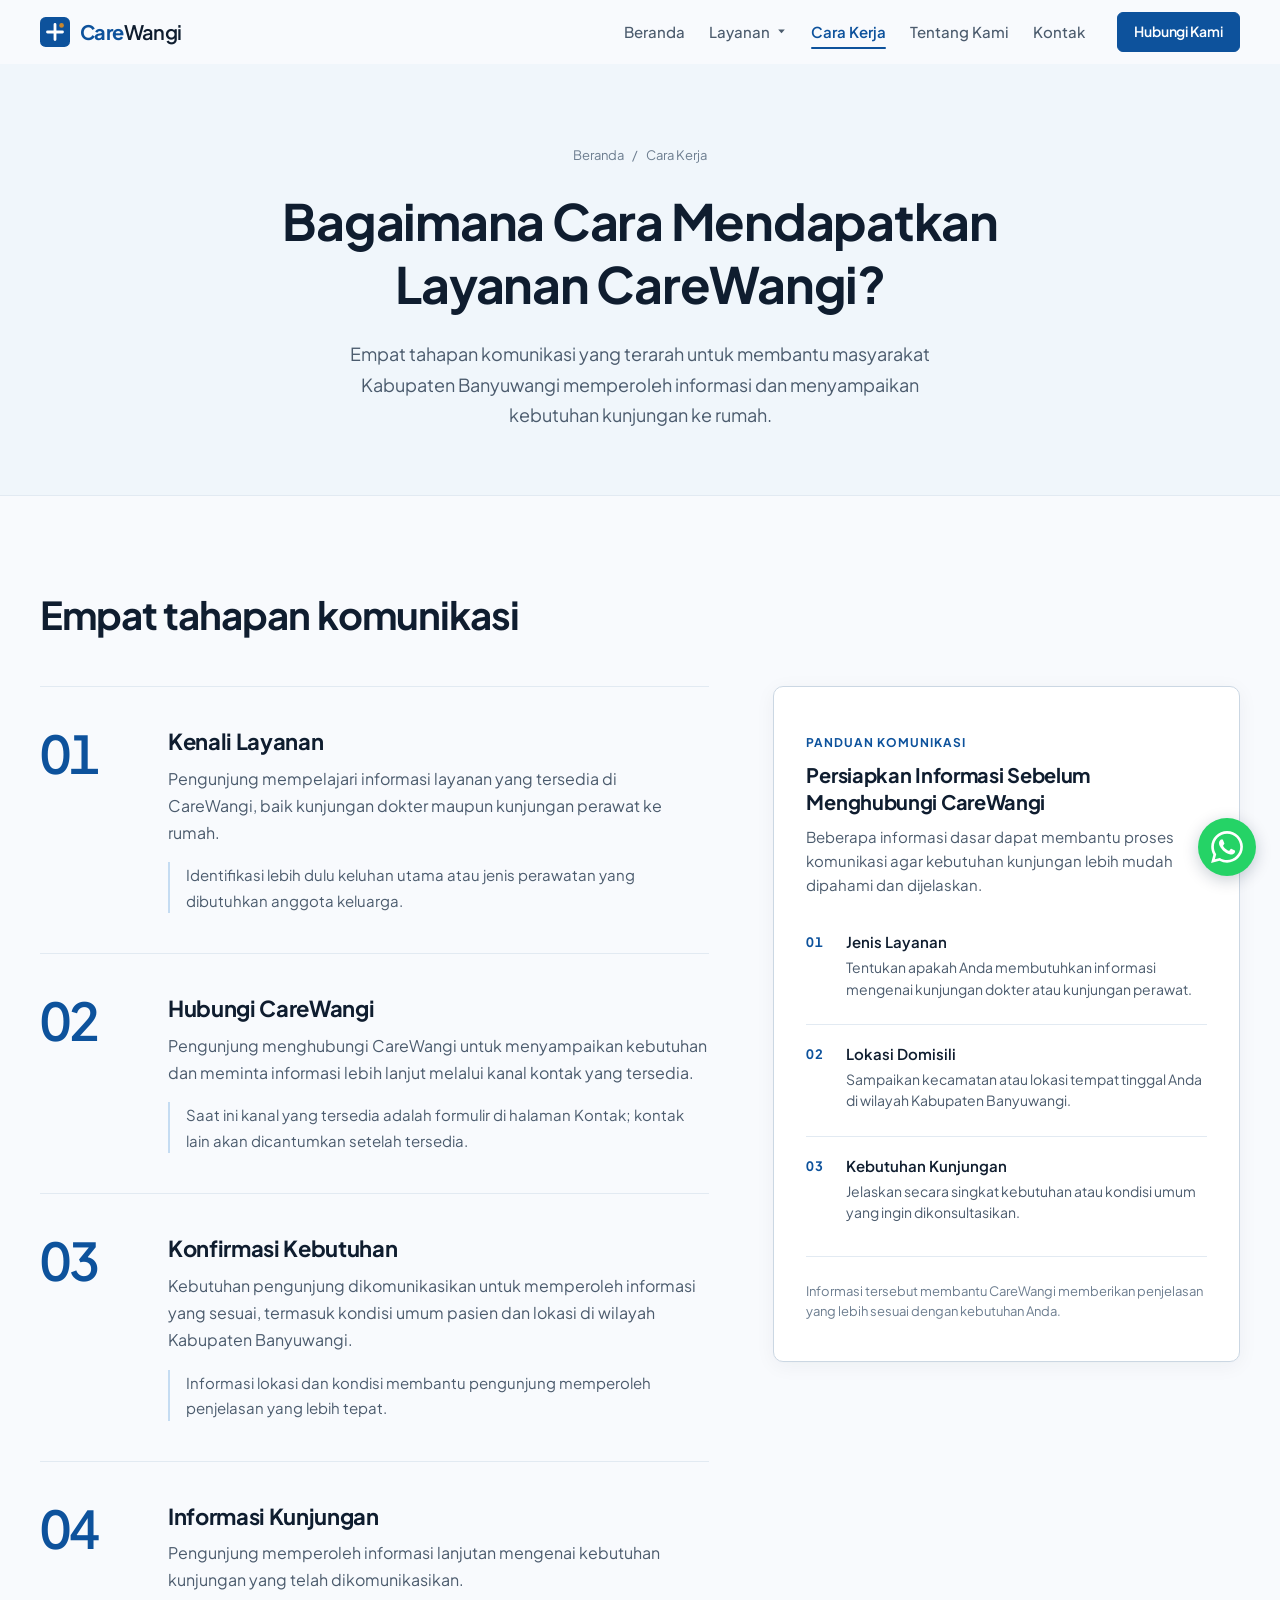
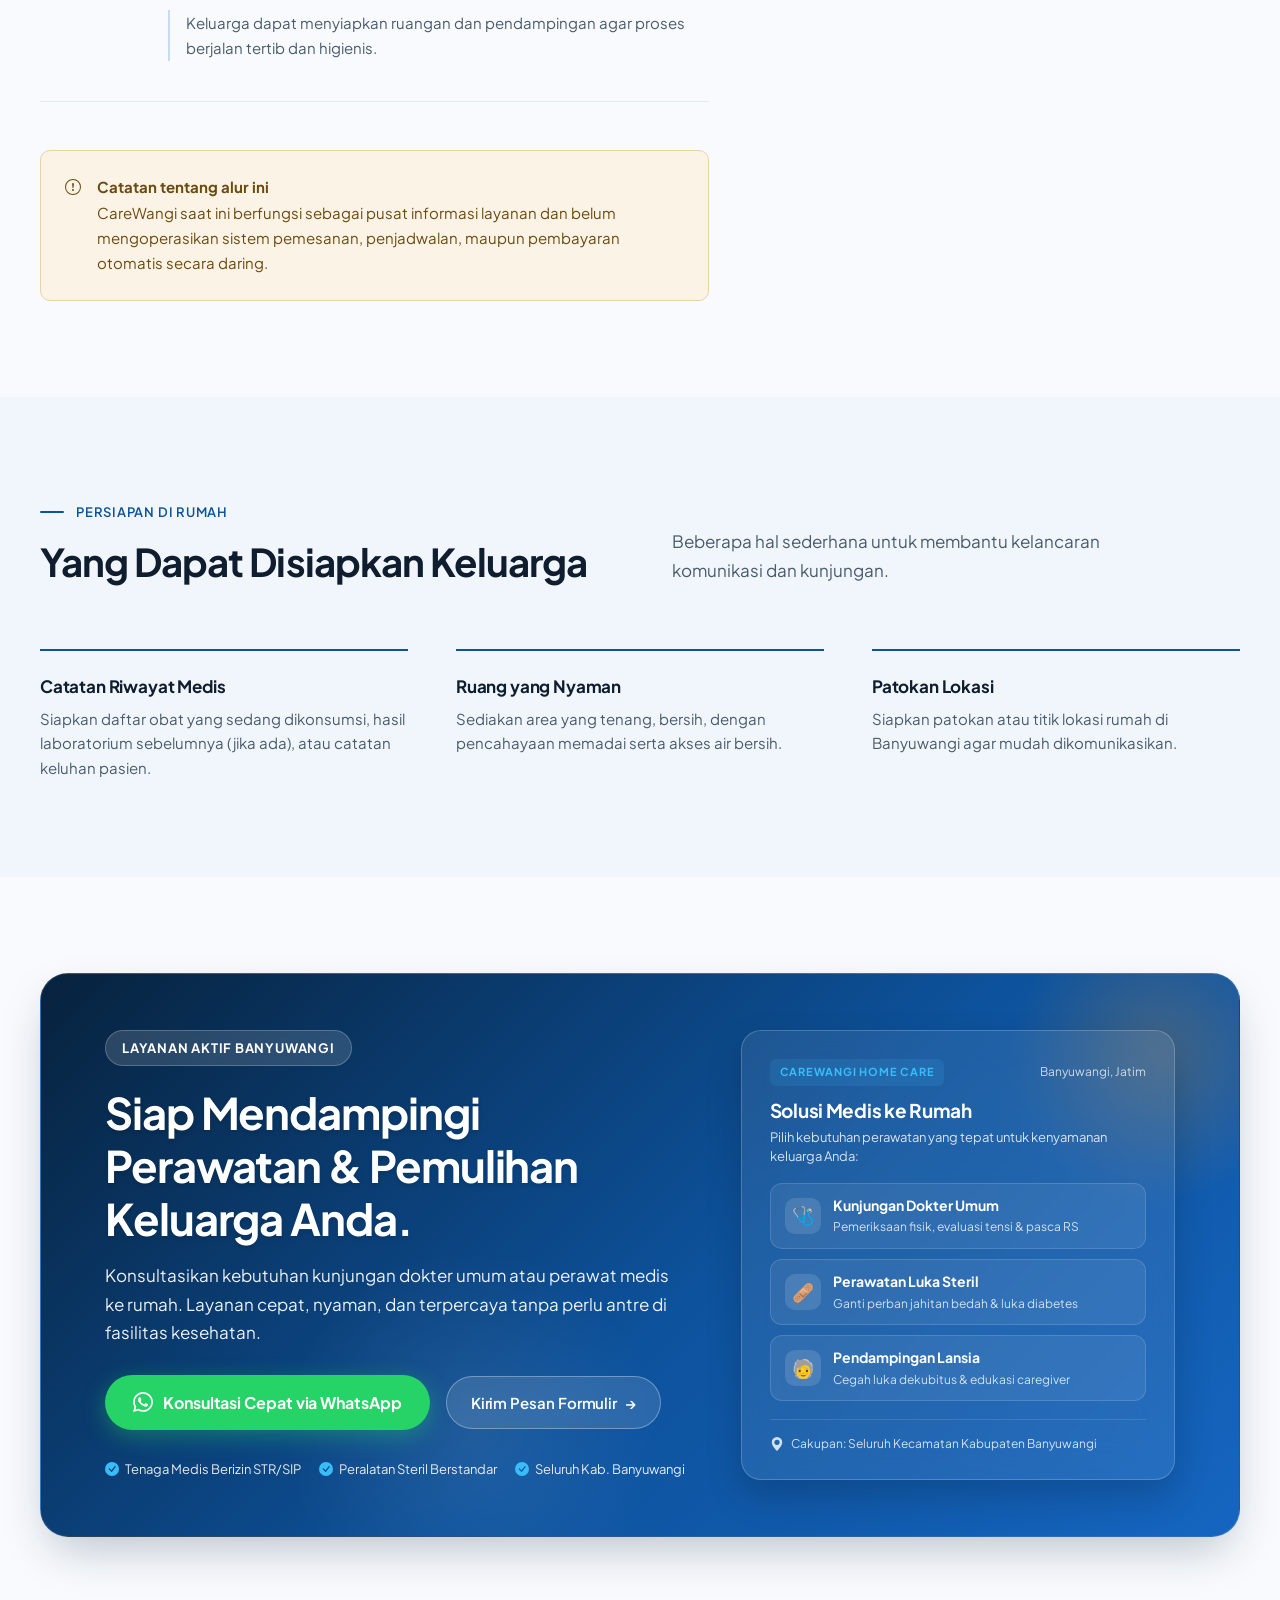
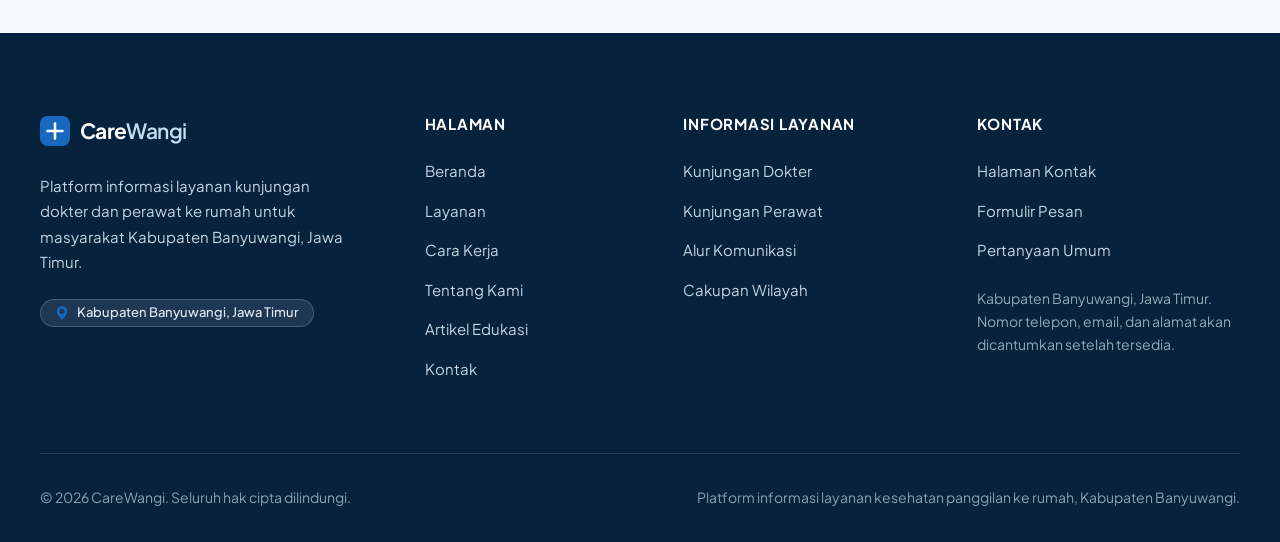
<file: cara-kerja.html>
<!DOCTYPE html>
<html lang="id">
<head>
  <meta charset="UTF-8">
  <meta name="viewport" content="width=device-width, initial-scale=1.0">
  <title>Cara Kerja — CareWangi Banyuwangi</title>
  <meta name="description" content="Pelajari empat tahapan sederhana untuk memperoleh informasi dan mengomunikasikan kebutuhan kunjungan tenaga kesehatan ke rumah melalui CareWangi.">
  <meta name="theme-color" content="#0D529C">
  <link rel="icon" href="assets/icons/logo.svg" type="image/svg+xml">
  <link rel="preconnect" href="https://fonts.googleapis.com">
  <link rel="preconnect" href="https://fonts.gstatic.com" crossorigin>
  <link href="https://fonts.googleapis.com/css2?family=Plus+Jakarta+Sans:wght@400;500;600;700&amp;display=swap" rel="stylesheet">
  <script>document.documentElement.classList.add('js');</script>
  <link rel="stylesheet" href="css/style.css">
</head>
<body data-page="cara-kerja">
  <a class="skip-link" href="#main">Lewati ke konten utama</a>

  <header class="site-header" id="nav">
    <div class="site-container nav-container">
      <a href="index.html" class="brand-logo" aria-label="CareWangi Beranda">
        <svg viewBox="0 0 32 32" width="30" height="30" fill="none" xmlns="http://www.w3.org/2000/svg" aria-hidden="true">
          <rect width="32" height="32" rx="6" fill="#0D529C"/>
          <path d="M16 8v16M8 16h16" stroke="#ffffff" stroke-width="3" stroke-linecap="round"/>
          <circle cx="23" cy="9" r="2.5" fill="#C9872E"/>
        </svg>
        <span class="brand-name">Care<span>Wangi</span></span>
      </a>

      <button class="menu-toggle" id="burger" aria-label="Buka navigasi menu" aria-expanded="false" aria-controls="menu">
        <span class="toggle-bar"></span>
        <span class="toggle-bar"></span>
        <span class="toggle-bar"></span>
      </button>

      <nav class="nav-menu" id="menu" aria-label="Navigasi Utama">
        <!-- HEADER DRAWER KHUSUS MOBILE (Logo + Tombol Tutup) -->
        <div class="nav-drawer-header">
          <a href="index.html" class="drawer-brand" aria-label="CareWangi Beranda">
            <svg viewBox="0 0 32 32" width="28" height="28" fill="none" xmlns="http://www.w3.org/2000/svg" aria-hidden="true">
              <rect width="32" height="32" rx="6" fill="#0D529C"/>
              <path d="M16 8v16M8 16h16" stroke="#ffffff" stroke-width="3" stroke-linecap="round"/>
              <circle cx="23" cy="9" r="2.5" fill="#C9872E"/>
            </svg>
            <span class="brand-name">Care<span>Wangi</span></span>
          </a>
          <button type="button" class="drawer-close" id="drawerClose" aria-label="Tutup navigasi">
            <svg viewBox="0 0 24 24" width="18" height="18" fill="none" stroke="currentColor" stroke-width="2.2" stroke-linecap="round" stroke-linejoin="round" aria-hidden="true">
              <path d="M18 6L6 18M6 6l12 12"/>
            </svg>
          </button>
        </div>

        <ul class="nav-links">
          <li>
            <a href="index.html" class="nav-link">
              <span class="nav-link-icon" aria-hidden="true">
                <svg viewBox="0 0 24 24" width="18" height="18" fill="none" stroke="currentColor" stroke-width="2" stroke-linecap="round" stroke-linejoin="round"><path d="M3 9l9-7 9 7v11a2 2 0 0 1-2 2H5a2 2 0 0 1-2-2z"/><polyline points="9 22 9 12 15 12 15 22"/></svg>
              </span>
              <span class="nav-link-text">Beranda</span>
            </a>
          </li>
          <li class="nav-item-dropdown">
            <button type="button" class="nav-link nav-dropdown-btn" id="navLayananBtn" aria-expanded="false" aria-haspopup="true" aria-controls="dropdownLayanan">
              <span class="nav-link-icon" aria-hidden="true">
                <svg viewBox="0 0 24 24" width="18" height="18" fill="none" stroke="currentColor" stroke-width="2" stroke-linecap="round" stroke-linejoin="round"><path d="M22 12h-4l-3 9L9 3l-3 9H2"/></svg>
              </span>
              <span class="nav-link-text">Layanan</span>
              <svg class="dropdown-chevron" viewBox="0 0 16 16" width="11" height="11" fill="currentColor" aria-hidden="true">
                <path d="M3.204 5h9.592L8 10.481 3.204 5z"/>
              </svg>
            </button>
            <div class="nav-dropdown-menu" id="dropdownLayanan" role="menu" aria-labelledby="navLayananBtn">
              <div class="dropdown-header">
                <span class="dropdown-kicker">Katalog Layanan Medis</span>
                <a href="layanan.html" class="dropdown-view-all">Lihat Semua Layanan →</a>
              </div>
              <div class="dropdown-grid">
                <div class="dropdown-col">
                  <span class="dropdown-col-title">
                    <svg viewBox="0 0 24 24" width="15" height="15" fill="none" stroke="currentColor" stroke-width="2" stroke-linecap="round" stroke-linejoin="round" aria-hidden="true"><path d="M22 12h-4l-3 9L9 3l-3 9H2"/></svg>
                    Layanan Dokter
                  </span>
                  <ul class="dropdown-list">
                    <li>
                      <a href="layanan.html#dokter-umum" class="dropdown-item">
                        <span class="dropdown-item-title">Kunjungan Dokter Umum</span>
                        <span class="dropdown-item-arrow" aria-hidden="true">→</span>
                      </a>
                    </li>
                    <li>
                      <a href="layanan.html#dokter-lansia" class="dropdown-item">
                        <span class="dropdown-item-title">Konsultasi Lansia &amp; Tirah Baring</span>
                        <span class="dropdown-item-arrow" aria-hidden="true">→</span>
                      </a>
                    </li>
                    <li>
                      <a href="layanan.html#dokter-pascarawat" class="dropdown-item">
                        <span class="dropdown-item-title">Evaluasi Pemulihan Pasca Rawat</span>
                        <span class="dropdown-item-arrow" aria-hidden="true">→</span>
                      </a>
                    </li>
                  </ul>
                </div>

                <div class="dropdown-col">
                  <span class="dropdown-col-title">
                    <svg viewBox="0 0 24 24" width="15" height="15" fill="none" stroke="currentColor" stroke-width="2" stroke-linecap="round" stroke-linejoin="round" aria-hidden="true"><path d="M12 2v20M17 5H9.5a3.5 3.5 0 0 0 0 7h5a3.5 3.5 0 0 1 0 7H6"/></svg>
                    Layanan Perawat
                  </span>
                  <ul class="dropdown-list">
                    <li>
                      <a href="layanan.html#perawat-luka" class="dropdown-item">
                        <span class="dropdown-item-title">Perawatan Luka &amp; Pasca Bedah</span>
                        <span class="dropdown-item-arrow" aria-hidden="true">→</span>
                      </a>
                    </li>
                    <li>
                      <a href="layanan.html#perawat-medis" class="dropdown-item">
                        <span class="dropdown-item-title">Pendampingan Perawat Medis</span>
                        <span class="dropdown-item-arrow" aria-hidden="true">→</span>
                      </a>
                    </li>
                    <li>
                      <a href="layanan.html#perawat-edukasi" class="dropdown-item">
                        <span class="dropdown-item-title">Edukasi &amp; Perawatan Mandiri</span>
                        <span class="dropdown-item-arrow" aria-hidden="true">→</span>
                      </a>
                    </li>
                  </ul>
                </div>
              </div>
              <div class="dropdown-footer">
                <span class="dropdown-footer-text">Wilayah aktif: <strong>Kabupaten Banyuwangi</strong></span>
                <a href="kontak.html" class="dropdown-footer-link">Konsultasi Sekarang →</a>
              </div>
            </div>
          </li>
          <li>
            <a href="cara-kerja.html" class="nav-link active" aria-current="page">
              <span class="nav-link-icon" aria-hidden="true">
                <svg viewBox="0 0 24 24" width="18" height="18" fill="none" stroke="currentColor" stroke-width="2" stroke-linecap="round" stroke-linejoin="round"><circle cx="12" cy="12" r="10"/><polyline points="12 6 12 12 16 14"/></svg>
              </span>
              <span class="nav-link-text">Cara Kerja</span>
            </a>
          </li>
          <li>
            <a href="tentang-kami.html" class="nav-link">
              <span class="nav-link-icon" aria-hidden="true">
                <svg viewBox="0 0 24 24" width="18" height="18" fill="none" stroke="currentColor" stroke-width="2" stroke-linecap="round" stroke-linejoin="round"><circle cx="12" cy="12" r="10"/><line x1="12" y1="16" x2="12" y2="12"/><line x1="12" y1="8" x2="12.01" y2="8"/></svg>
              </span>
              <span class="nav-link-text">Tentang Kami</span>
            </a>
          </li>
          <li>
            <a href="kontak.html" class="nav-link">
              <span class="nav-link-icon" aria-hidden="true">
                <svg viewBox="0 0 24 24" width="18" height="18" fill="none" stroke="currentColor" stroke-width="2" stroke-linecap="round" stroke-linejoin="round"><path d="M22 16.92v3a2 2 0 0 1-2.18 2 19.79 19.79 0 0 1-8.63-3.07 19.5 19.5 0 0 1-6-6 19.79 19.79 0 0 1-3.07-8.67A2 2 0 0 1 4.11 2h3a2 2 0 0 1 2 1.72 12.84 12.84 0 0 0 .7 2.81 2 2 0 0 1-.45 2.11L8.09 9.91a16 16 0 0 0 6 6l1.27-1.27a2 2 0 0 1 2.11-.45 12.84 12.84 0 0 0 2.81.7A2 2 0 0 1 22 16.92z"/></svg>
              </span>
              <span class="nav-link-text">Kontak</span>
            </a>
          </li>
        </ul>

        <!-- FOOTER DRAWER KHUSUS MOBILE -->
        <div class="nav-drawer-footer">
          <a href="kontak.html" class="btn btn-primary btn-drawer-cta">Hubungi Kami</a>
          <div class="drawer-locale-badge">
            <span class="locale-flag" aria-hidden="true">🇮🇩</span>
            <span>Kabupaten Banyuwangi, Jatim</span>
          </div>
        </div>

        <div class="nav-cta">
          <a href="kontak.html" class="btn btn-primary btn-sm">Hubungi Kami</a>
        </div>
      </nav>
    </div>
  </header>

  <div class="nav-backdrop" id="navBackdrop" aria-hidden="true"></div>

  <main id="main">

    <header class="page-hero">
      <div class="site-container">
        <div class="page-hero-inner">
          <nav class="crumbs" aria-label="Breadcrumb"><a href="index.html">Beranda</a><span aria-hidden="true">/</span><span>Cara Kerja</span></nav>
          <h1>Bagaimana Cara Mendapatkan Layanan CareWangi?</h1>
          <p class="lead">Empat tahapan komunikasi yang terarah untuk membantu masyarakat Kabupaten Banyuwangi memperoleh informasi dan menyampaikan kebutuhan kunjungan ke rumah.</p>
        </div>
      </div>
    </header>

    <section class="section" aria-labelledby="tahap-title">
      <div class="site-container">
        <h2 id="tahap-title" class="reveal" style="margin-bottom:var(--s6)">Empat tahapan komunikasi</h2>

        <div class="workflow-layout">
          <div class="workflow-main">
            <ol class="timeline">
              <li class="t-step reveal">
                <span class="t-no">01</span>
                <div>
                  <h3>Kenali Layanan</h3>
                  <p>Pengunjung mempelajari informasi layanan yang tersedia di CareWangi, baik kunjungan dokter maupun kunjungan perawat ke rumah.</p>
                  <p class="t-hint">Identifikasi lebih dulu keluhan utama atau jenis perawatan yang dibutuhkan anggota keluarga.</p>
                </div>
              </li>
              <li class="t-step reveal">
                <span class="t-no">02</span>
                <div>
                  <h3>Hubungi CareWangi</h3>
                  <p>Pengunjung menghubungi CareWangi untuk menyampaikan kebutuhan dan meminta informasi lebih lanjut melalui kanal kontak yang tersedia.</p>
                  <p class="t-hint">Saat ini kanal yang tersedia adalah formulir di halaman Kontak; kontak lain akan dicantumkan setelah tersedia.</p>
                </div>
              </li>
              <li class="t-step reveal">
                <span class="t-no">03</span>
                <div>
                  <h3>Konfirmasi Kebutuhan</h3>
                  <p>Kebutuhan pengunjung dikomunikasikan untuk memperoleh informasi yang sesuai, termasuk kondisi umum pasien dan lokasi di wilayah Kabupaten Banyuwangi.</p>
                  <p class="t-hint">Informasi lokasi dan kondisi membantu pengunjung memperoleh penjelasan yang lebih tepat.</p>
                </div>
              </li>
              <li class="t-step reveal">
                <span class="t-no">04</span>
                <div>
                  <h3>Informasi Kunjungan</h3>
                  <p>Pengunjung memperoleh informasi lanjutan mengenai kebutuhan kunjungan yang telah dikomunikasikan.</p>
                  <p class="t-hint">Keluarga dapat menyiapkan ruangan dan pendampingan agar proses berjalan tertib dan higienis.</p>
                </div>
              </li>
            </ol>
            <div class="notice reveal">
              <svg viewBox="0 0 16 16" width="16" height="16" fill="currentColor" aria-hidden="true"><path d="M8 15A7 7 0 1 1 8 1a7 7 0 0 1 0 14zm0 1A8 8 0 1 0 8 0a8 8 0 0 0 0 16z"/><path d="M7.002 11a1 1 0 1 1 2 0 1 1 0 0 1-2 0zM7.1 4.995a.905.905 0 1 1 1.8 0l-.35 3.507a.552.552 0 0 1-1.1 0L7.1 4.995z"/></svg>
              <p><strong>Catatan tentang alur ini</strong>CareWangi saat ini berfungsi sebagai pusat informasi layanan dan belum mengoperasikan sistem pemesanan, penjadwalan, maupun pembayaran otomatis secara daring.</p>
            </div>
          </div>

          <aside class="workflow-aside">
            <div class="guide-card reveal">
              <span class="guide-tag">PANDUAN KOMUNIKASI</span>
              <h3 class="guide-title">Persiapkan Informasi Sebelum Menghubungi CareWangi</h3>
              <p class="guide-desc">Beberapa informasi dasar dapat membantu proses komunikasi agar kebutuhan kunjungan lebih mudah dipahami dan dijelaskan.</p>

              <ol class="guide-list">
                <li class="guide-item">
                  <span class="guide-num">01</span>
                  <div class="guide-item-body">
                    <strong class="guide-item-title">Jenis Layanan</strong>
                    <p class="guide-item-text">Tentukan apakah Anda membutuhkan informasi mengenai kunjungan dokter atau kunjungan perawat.</p>
                  </div>
                </li>
                <li class="guide-item">
                  <span class="guide-num">02</span>
                  <div class="guide-item-body">
                    <strong class="guide-item-title">Lokasi Domisili</strong>
                    <p class="guide-item-text">Sampaikan kecamatan atau lokasi tempat tinggal Anda di wilayah Kabupaten Banyuwangi.</p>
                  </div>
                </li>
                <li class="guide-item">
                  <span class="guide-num">03</span>
                  <div class="guide-item-body">
                    <strong class="guide-item-title">Kebutuhan Kunjungan</strong>
                    <p class="guide-item-text">Jelaskan secara singkat kebutuhan atau kondisi umum yang ingin dikonsultasikan.</p>
                  </div>
                </li>
              </ol>

              <p class="guide-note">Informasi tersebut membantu CareWangi memberikan penjelasan yang lebih sesuai dengan kebutuhan Anda.</p>
            </div>
          </aside>
        </div>
      </div>
    </section>

    <section class="section section-sage" aria-labelledby="siap-title">
      <div class="site-container">
        <div class="section-head reveal">
          <div>
            <span class="eyebrow">Persiapan di Rumah</span>
            <h2 id="siap-title">Yang Dapat Disiapkan Keluarga</h2>
          </div>
          <p>Beberapa hal sederhana untuk membantu kelancaran komunikasi dan kunjungan.</p>
        </div>
        <div class="notes-grid">
          <div class="note-item reveal">
            <h4>Catatan Riwayat Medis</h4>
            <p>Siapkan daftar obat yang sedang dikonsumsi, hasil laboratorium sebelumnya (jika ada), atau catatan keluhan pasien.</p>
          </div>
          <div class="note-item reveal">
            <h4>Ruang yang Nyaman</h4>
            <p>Sediakan area yang tenang, bersih, dengan pencahayaan memadai serta akses air bersih.</p>
          </div>
          <div class="note-item reveal">
            <h4>Patokan Lokasi</h4>
            <p>Siapkan patokan atau titik lokasi rumah di Banyuwangi agar mudah dikomunikasikan.</p>
          </div>
        </div>
      </div>
    </section>

    <!-- SECTION CTA PENUTUP WIDE & KONSISTEN -->
    <section class="cta-section" aria-labelledby="cta-title">
      <div class="site-container">
        <div class="cta-editorial reveal">
          <div class="cta-editorial-grid">
            <!-- SISI KIRI: Ajakan Bertindak & Tombol -->
            <div class="cta-editorial-left">
              <span class="cta-badge-live">Layanan Aktif Banyuwangi</span>
              <h2 id="cta-title" class="cta-editorial-title">Siap Mendampingi Perawatan &amp; Pemulihan Keluarga Anda.</h2>
              <p class="cta-editorial-desc">Konsultasikan kebutuhan kunjungan dokter umum atau perawat medis ke rumah. Layanan cepat, nyaman, dan terpercaya tanpa perlu antre di fasilitas kesehatan.</p>
              
              <div class="cta-editorial-actions">
                <a href="https://wa.me/?text=Halo%20CareWangi%2C%20saya%20ingin%20konsultasi%20layanan%20kesehatan%20kunjungan%20ke%20rumah." class="btn btn-cta-wa" target="_blank" rel="noopener noreferrer">
                  <svg viewBox="0 0 24 24" width="20" height="20" fill="currentColor" aria-hidden="true">
                    <path d="M.057 24l1.687-6.163c-1.041-1.804-1.588-3.849-1.587-5.946.003-6.556 5.338-11.891 11.893-11.891 3.181.001 6.167 1.24 8.413 3.488 2.245 2.248 3.481 5.236 3.48 8.414-.003 6.557-5.338 11.892-11.893 11.892-1.99-.001-3.951-.5-5.688-1.448l-6.305 1.654zm6.597-3.807c1.676.995 3.276 1.591 5.392 1.592 5.448 0 9.886-4.434 9.889-9.885.002-5.462-4.415-9.89-9.881-9.892-5.452 0-9.887 4.434-9.889 9.884-.001 2.225.651 3.891 1.746 5.634l-.999 3.648 3.742-.981zm11.387-5.464c-.074-.124-.272-.198-.57-.347-.297-.149-1.758-.868-2.031-.967-.272-.099-.47-.149-.669.149-.198.297-.768.967-.941 1.165-.173.198-.347.223-.644.074-.297-.149-1.255-.462-2.39-1.475-.883-.788-1.48-1.761-1.653-2.059-.173-.297-.018-.458.13-.606.134-.133.297-.347.446-.521.151-.172.2-.296.3-.495.099-.198.05-.372-.025-.521-.075-.148-.669-1.611-.916-2.206-.242-.579-.487-.501-.669-.51l-.57-.01c-.198 0-.52.074-.792.372s-1.04 1.016-1.04 2.479 1.065 2.876 1.213 3.074c.149.198 2.095 3.2 5.076 4.487.709.306 1.263.489 1.694.626.712.226 1.36.194 1.872.118.571-.085 1.758-.719 2.006-1.413.248-.695.248-1.29.173-1.414z"/>
                  </svg>
                  <span>Konsultasi Cepat via WhatsApp</span>
                </a>
                <a href="kontak.html" class="btn btn-cta-secondary">
                  <span>Kirim Pesan Formulir</span>
                  <span aria-hidden="true">→</span>
                </a>
              </div>

              <div class="cta-trust-items">
                <span class="cta-trust-item">
                  <svg viewBox="0 0 16 16" width="14" height="14" fill="#38BDF8" aria-hidden="true"><path d="M16 8A8 8 0 1 1 0 8a8 8 0 0 1 16 0zm-3.97-3.03a.75.75 0 0 0-1.08.022L7.477 9.417 5.384 7.323a.75.75 0 0 0-1.06 1.06L6.97 11.03a.75.75 0 0 0 1.079-.02l3.992-4.99a.75.75 0 0 0-.01-1.05z"/></svg>
                  Tenaga Medis Berizin STR/SIP
                </span>
                <span class="cta-trust-item">
                  <svg viewBox="0 0 16 16" width="14" height="14" fill="#38BDF8" aria-hidden="true"><path d="M16 8A8 8 0 1 1 0 8a8 8 0 0 1 16 0zm-3.97-3.03a.75.75 0 0 0-1.08.022L7.477 9.417 5.384 7.323a.75.75 0 0 0-1.06 1.06L6.97 11.03a.75.75 0 0 0 1.079-.02l3.992-4.99a.75.75 0 0 0-.01-1.05z"/></svg>
                  Peralatan Steril Berstandar
                </span>
                <span class="cta-trust-item">
                  <svg viewBox="0 0 16 16" width="14" height="14" fill="#38BDF8" aria-hidden="true"><path d="M16 8A8 8 0 1 1 0 8a8 8 0 0 1 16 0zm-3.97-3.03a.75.75 0 0 0-1.08.022L7.477 9.417 5.384 7.323a.75.75 0 0 0-1.06 1.06L6.97 11.03a.75.75 0 0 0 1.079-.02l3.992-4.99a.75.75 0 0 0-.01-1.05z"/></svg>
                  Seluruh Kab. Banyuwangi
                </span>
              </div>
            </div>

            <!-- SISI KANAN: Kartu Fitur Interaktif Glassmorphism -->
            <div class="cta-feature-card">
              <div class="cta-card-header">
                <span class="cta-card-badge">CareWangi Home Care</span>
                <span style="font-size: 0.75rem; color: rgba(255, 255, 255, 0.75);">Banyuwangi, Jatim</span>
              </div>
              <h3 class="cta-card-heading">Solusi Medis ke Rumah</h3>
              <p class="cta-card-sub">Pilih kebutuhan perawatan yang tepat untuk kenyamanan keluarga Anda:</p>
              
              <div class="cta-service-chips">
                <a href="layanan.html#dokter" class="cta-chip" style="text-decoration: none; color: inherit;">
                  <div class="cta-chip-icon" aria-hidden="true">🩺</div>
                  <div class="cta-chip-text">
                    <strong>Kunjungan Dokter Umum</strong>
                    <span>Pemeriksaan fisik, evaluasi tensi &amp; pasca RS</span>
                  </div>
                </a>
                <a href="layanan.html#perawat" class="cta-chip" style="text-decoration: none; color: inherit;">
                  <div class="cta-chip-icon" aria-hidden="true">🩹</div>
                  <div class="cta-chip-text">
                    <strong>Perawatan Luka Steril</strong>
                    <span>Ganti perban jahitan bedah &amp; luka diabetes</span>
                  </div>
                </a>
                <a href="layanan.html#perawat-edukasi" class="cta-chip" style="text-decoration: none; color: inherit;">
                  <div class="cta-chip-icon" aria-hidden="true">🧓</div>
                  <div class="cta-chip-text">
                    <strong>Pendampingan Lansia</strong>
                    <span>Cegah luka dekubitus &amp; edukasi caregiver</span>
                  </div>
                </a>
              </div>

              <div class="cta-card-bottom">
                <div class="cta-coverage">
                  <svg viewBox="0 0 16 16" width="14" height="14" fill="currentColor" aria-hidden="true"><path d="M8 16s6-5.686 6-10A6 6 0 0 0 2 6c0 4.314 6 10 6 10zm0-7a3 3 0 1 1 0-6 3 3 0 0 1 0 6z"/></svg>
                  <span>Cakupan: Seluruh Kecamatan Kabupaten Banyuwangi</span>
                </div>
              </div>
            </div>
          </div>
        </div>
      </div>
    </section>
  </main>

  <footer class="site-footer">
    <div class="site-container footer-grid">
      <div class="footer-col-brand">
        <a href="index.html" class="footer-logo" aria-label="CareWangi Beranda">
          <svg viewBox="0 0 32 32" width="30" height="30" fill="none" xmlns="http://www.w3.org/2000/svg" aria-hidden="true">
            <rect width="32" height="32" rx="8" fill="#1868BE"/>
            <path d="M16 8v16M8 16h16" stroke="#ffffff" stroke-width="2.75" stroke-linecap="round"/>
          </svg>
          <span class="footer-logo-text"><span class="brand-white">Care</span><span class="brand-sage">Wangi</span></span>
        </a>
        <p class="footer-desc">Platform informasi layanan kunjungan dokter dan perawat ke rumah untuk masyarakat Kabupaten Banyuwangi, Jawa Timur.</p>
        <div class="footer-region-badge">
          <svg viewBox="0 0 16 16" width="14" height="14" fill="currentColor" aria-hidden="true"><path d="M8 16s6-5.686 6-10A6 6 0 0 0 2 6c0 4.314 6 10 6 10zm0-7a3 3 0 1 1 0-6 3 3 0 0 1 0 6z"/></svg>
          <span>Kabupaten Banyuwangi, Jawa Timur</span>
        </div>
      </div>

      <div>
        <h4 class="footer-heading">Halaman</h4>
        <ul class="footer-links">
          <li><a href="index.html">Beranda</a></li>
          <li><a href="layanan.html">Layanan</a></li>
          <li><a href="cara-kerja.html">Cara Kerja</a></li>
          <li><a href="tentang-kami.html">Tentang Kami</a></li>
          <li><a href="artikel.html">Artikel Edukasi</a></li>
          <li><a href="kontak.html">Kontak</a></li>
        </ul>
      </div>

      <div>
        <h4 class="footer-heading">Informasi Layanan</h4>
        <ul class="footer-links">
          <li><a href="layanan.html#dokter">Kunjungan Dokter</a></li>
          <li><a href="layanan.html#perawat">Kunjungan Perawat</a></li>
          <li><a href="cara-kerja.html">Alur Komunikasi</a></li>
          <li><a href="tentang-kami.html#wilayah">Cakupan Wilayah</a></li>
        </ul>
      </div>

      <div>
        <h4 class="footer-heading">Kontak</h4>
        <ul class="footer-links">
          <li><a href="kontak.html">Halaman Kontak</a></li>
          <li><a href="kontak.html#form">Formulir Pesan</a></li>
          <li><a href="kontak.html#faq">Pertanyaan Umum</a></li>
        </ul>
        <p class="footer-note">Kabupaten Banyuwangi, Jawa Timur.<br>Nomor telepon, email, dan alamat akan dicantumkan setelah tersedia.</p>
      </div>
    </div>

    <div class="footer-bottom">
      <div class="site-container footer-bottom-inner">
        <p>© <span id="currentYear">2026</span> CareWangi. Seluruh hak cipta dilindungi.</p>
        <p class="footer-subtext">Platform informasi layanan kesehatan panggilan ke rumah, Kabupaten Banyuwangi.</p>
      </div>
    </div>
  </footer>

  <!-- TOMBOL SCROLL KE ATAS (KIRI BAWAH) -->
  <button type="button"
          class="scroll-to-top"
          id="scrollToTopBtn"
          aria-label="Kembali ke atas halaman"
          title="Kembali ke atas">
    <svg viewBox="0 0 24 24" width="22" height="22" fill="none" stroke="currentColor" stroke-width="2.5" stroke-linecap="round" stroke-linejoin="round" aria-hidden="true">
      <path d="M12 19V5M5 12l7-7 7 7"/>
    </svg>
  </button>

  <!-- FLOATING WHATSAPP BUTTON -->
  <a href="https://wa.me/?text=Halo%20CareWangi%2C%20saya%20ingin%20mengetahui%20informasi%20mengenai%20layanan%20kunjungan%20dokter%20dan%20perawat%20ke%20rumah."
     class="floating-wa"
     target="_blank"
     rel="noopener noreferrer"
     aria-label="Hubungi CareWangi melalui WhatsApp"
     title="Hubungi CareWangi melalui WhatsApp">
    <svg viewBox="0 0 24 24" width="32" height="32" fill="currentColor" aria-hidden="true">
      <path d="M.057 24l1.687-6.163c-1.041-1.804-1.588-3.849-1.587-5.946.003-6.556 5.338-11.891 11.893-11.891 3.181.001 6.167 1.24 8.413 3.488 2.245 2.248 3.481 5.236 3.48 8.414-.003 6.557-5.338 11.892-11.893 11.892-1.99-.001-3.951-.5-5.688-1.448l-6.305 1.654zm6.597-3.807c1.676.995 3.276 1.591 5.392 1.592 5.448 0 9.886-4.434 9.889-9.885.002-5.462-4.415-9.89-9.881-9.892-5.452 0-9.887 4.434-9.889 9.884-.001 2.225.651 3.891 1.746 5.634l-.999 3.648 3.742-.981zm11.387-5.464c-.074-.124-.272-.198-.57-.347-.297-.149-1.758-.868-2.031-.967-.272-.099-.47-.149-.669.149-.198.297-.768.967-.941 1.165-.173.198-.347.223-.644.074-.297-.149-1.255-.462-2.39-1.475-.883-.788-1.48-1.761-1.653-2.059-.173-.297-.018-.458.13-.606.134-.133.297-.347.446-.521.151-.172.2-.296.3-.495.099-.198.05-.372-.025-.521-.075-.148-.669-1.611-.916-2.206-.242-.579-.487-.501-.669-.51l-.57-.01c-.198 0-.52.074-.792.372s-1.04 1.016-1.04 2.479 1.065 2.876 1.213 3.074c.149.198 2.095 3.2 5.076 4.487.709.306 1.263.489 1.694.626.712.226 1.36.194 1.872.118.571-.085 1.758-.719 2.006-1.413.248-.695.248-1.29.173-1.414z"/>
    </svg>
  </a>

  <script src="js/script.js"></script>
</body>
</html>
</file>
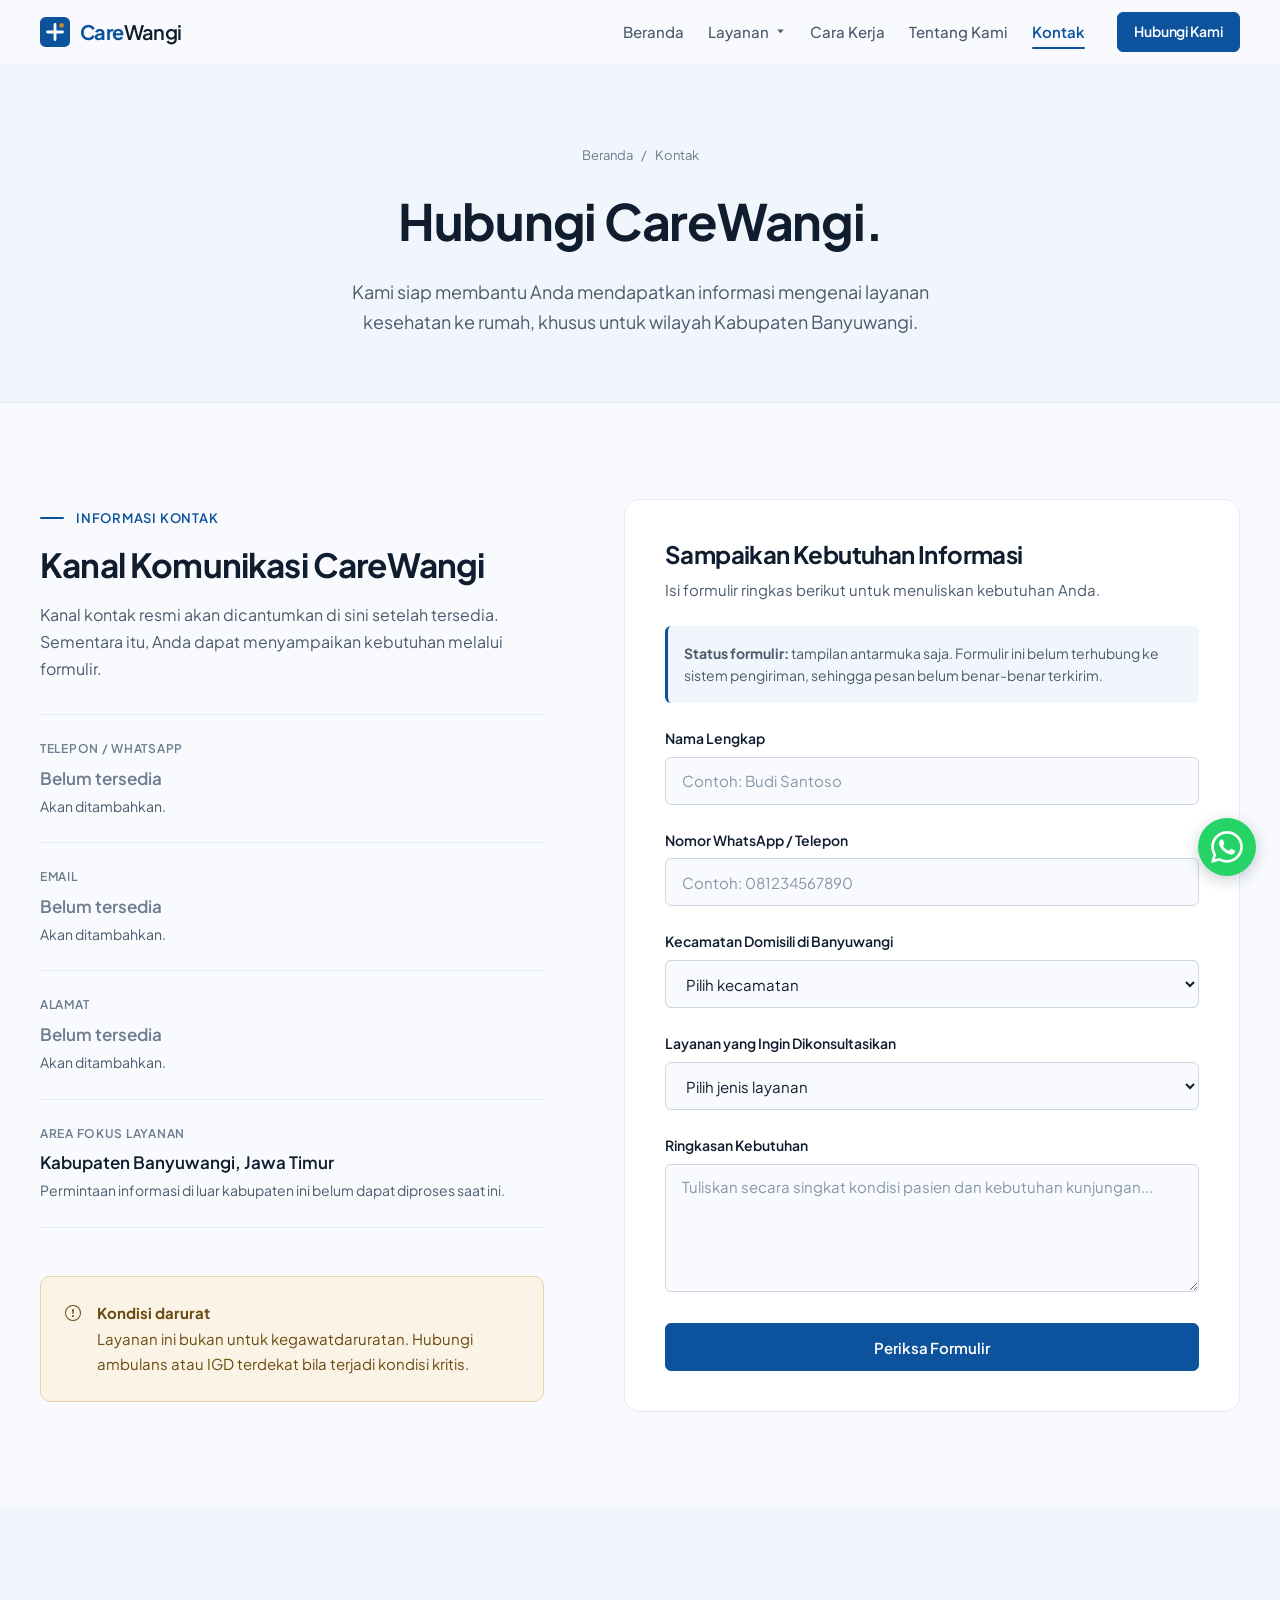
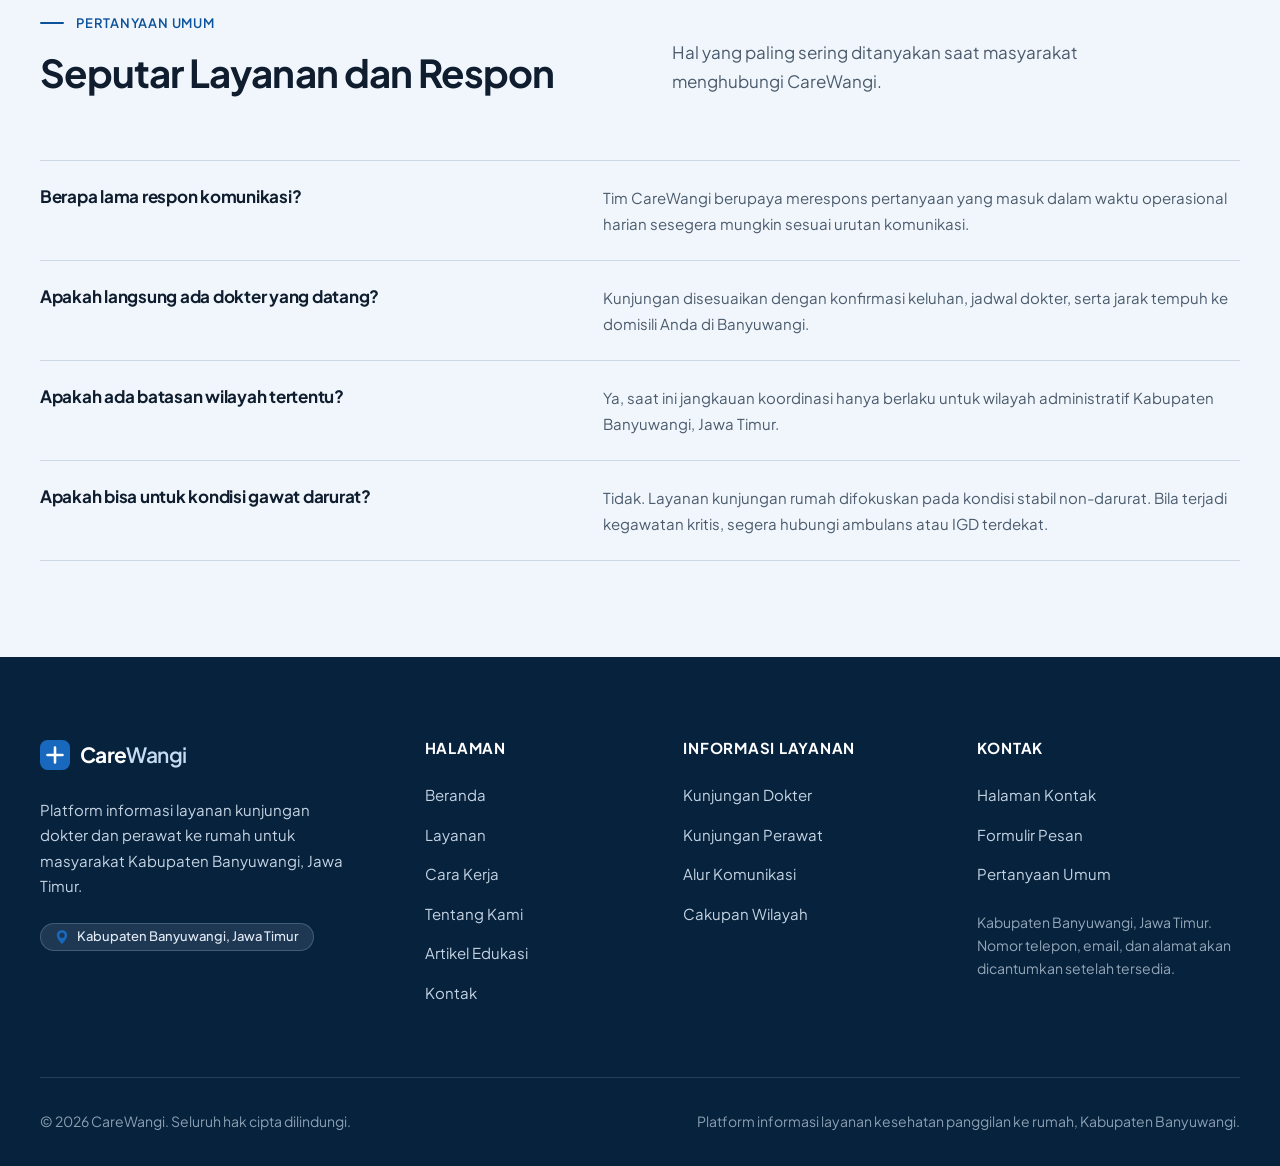
<file: kontak.html>
<!DOCTYPE html>
<html lang="id">
<head>
  <meta charset="UTF-8">
  <meta name="viewport" content="width=device-width, initial-scale=1.0">
  <title>Kontak — CareWangi Banyuwangi</title>
  <meta name="description" content="Hubungi CareWangi untuk mendapatkan informasi mengenai layanan kunjungan dokter dan perawat ke rumah di wilayah Kabupaten Banyuwangi.">
  <meta name="theme-color" content="#0D529C">
  <link rel="icon" href="assets/icons/logo.svg" type="image/svg+xml">
  <link rel="preconnect" href="https://fonts.googleapis.com">
  <link rel="preconnect" href="https://fonts.gstatic.com" crossorigin>
  <link href="https://fonts.googleapis.com/css2?family=Plus+Jakarta+Sans:wght@400;500;600;700&amp;display=swap" rel="stylesheet">
  <script>document.documentElement.classList.add('js');</script>
  <link rel="stylesheet" href="css/style.css">
</head>
<body data-page="kontak">
  <a class="skip-link" href="#main">Lewati ke konten utama</a>

  <header class="site-header" id="nav">
    <div class="site-container nav-container">
      <a href="index.html" class="brand-logo" aria-label="CareWangi Beranda">
        <svg viewBox="0 0 32 32" width="30" height="30" fill="none" xmlns="http://www.w3.org/2000/svg" aria-hidden="true">
          <rect width="32" height="32" rx="6" fill="#0D529C"/>
          <path d="M16 8v16M8 16h16" stroke="#ffffff" stroke-width="3" stroke-linecap="round"/>
          <circle cx="23" cy="9" r="2.5" fill="#C9872E"/>
        </svg>
        <span class="brand-name">Care<span>Wangi</span></span>
      </a>

      <button class="menu-toggle" id="burger" aria-label="Buka navigasi menu" aria-expanded="false" aria-controls="menu">
        <span class="toggle-bar"></span>
        <span class="toggle-bar"></span>
        <span class="toggle-bar"></span>
      </button>

      <nav class="nav-menu" id="menu" aria-label="Navigasi Utama">
        <!-- HEADER DRAWER KHUSUS MOBILE (Logo + Tombol Tutup) -->
        <div class="nav-drawer-header">
          <a href="index.html" class="drawer-brand" aria-label="CareWangi Beranda">
            <svg viewBox="0 0 32 32" width="28" height="28" fill="none" xmlns="http://www.w3.org/2000/svg" aria-hidden="true">
              <rect width="32" height="32" rx="6" fill="#0D529C"/>
              <path d="M16 8v16M8 16h16" stroke="#ffffff" stroke-width="3" stroke-linecap="round"/>
              <circle cx="23" cy="9" r="2.5" fill="#C9872E"/>
            </svg>
            <span class="brand-name">Care<span>Wangi</span></span>
          </a>
          <button type="button" class="drawer-close" id="drawerClose" aria-label="Tutup navigasi">
            <svg viewBox="0 0 24 24" width="18" height="18" fill="none" stroke="currentColor" stroke-width="2.2" stroke-linecap="round" stroke-linejoin="round" aria-hidden="true">
              <path d="M18 6L6 18M6 6l12 12"/>
            </svg>
          </button>
        </div>

        <ul class="nav-links">
          <li>
            <a href="index.html" class="nav-link">
              <span class="nav-link-icon" aria-hidden="true">
                <svg viewBox="0 0 24 24" width="18" height="18" fill="none" stroke="currentColor" stroke-width="2" stroke-linecap="round" stroke-linejoin="round"><path d="M3 9l9-7 9 7v11a2 2 0 0 1-2 2H5a2 2 0 0 1-2-2z"/><polyline points="9 22 9 12 15 12 15 22"/></svg>
              </span>
              <span class="nav-link-text">Beranda</span>
            </a>
          </li>
          <li class="nav-item-dropdown">
            <button type="button" class="nav-link nav-dropdown-btn" id="navLayananBtn" aria-expanded="false" aria-haspopup="true" aria-controls="dropdownLayanan">
              <span class="nav-link-icon" aria-hidden="true">
                <svg viewBox="0 0 24 24" width="18" height="18" fill="none" stroke="currentColor" stroke-width="2" stroke-linecap="round" stroke-linejoin="round"><path d="M22 12h-4l-3 9L9 3l-3 9H2"/></svg>
              </span>
              <span class="nav-link-text">Layanan</span>
              <svg class="dropdown-chevron" viewBox="0 0 16 16" width="11" height="11" fill="currentColor" aria-hidden="true">
                <path d="M3.204 5h9.592L8 10.481 3.204 5z"/>
              </svg>
            </button>
            <div class="nav-dropdown-menu" id="dropdownLayanan" role="menu" aria-labelledby="navLayananBtn">
              <div class="dropdown-header">
                <span class="dropdown-kicker">Katalog Layanan Medis</span>
                <a href="layanan.html" class="dropdown-view-all">Lihat Semua Layanan →</a>
              </div>
              <div class="dropdown-grid">
                <div class="dropdown-col">
                  <span class="dropdown-col-title">
                    <svg viewBox="0 0 24 24" width="15" height="15" fill="none" stroke="currentColor" stroke-width="2" stroke-linecap="round" stroke-linejoin="round" aria-hidden="true"><path d="M22 12h-4l-3 9L9 3l-3 9H2"/></svg>
                    Layanan Dokter
                  </span>
                  <ul class="dropdown-list">
                    <li>
                      <a href="layanan.html#dokter-umum" class="dropdown-item">
                        <span class="dropdown-item-title">Kunjungan Dokter Umum</span>
                        <span class="dropdown-item-arrow" aria-hidden="true">→</span>
                      </a>
                    </li>
                    <li>
                      <a href="layanan.html#dokter-lansia" class="dropdown-item">
                        <span class="dropdown-item-title">Konsultasi Lansia &amp; Tirah Baring</span>
                        <span class="dropdown-item-arrow" aria-hidden="true">→</span>
                      </a>
                    </li>
                    <li>
                      <a href="layanan.html#dokter-pascarawat" class="dropdown-item">
                        <span class="dropdown-item-title">Evaluasi Pemulihan Pasca Rawat</span>
                        <span class="dropdown-item-arrow" aria-hidden="true">→</span>
                      </a>
                    </li>
                  </ul>
                </div>

                <div class="dropdown-col">
                  <span class="dropdown-col-title">
                    <svg viewBox="0 0 24 24" width="15" height="15" fill="none" stroke="currentColor" stroke-width="2" stroke-linecap="round" stroke-linejoin="round" aria-hidden="true"><path d="M12 2v20M17 5H9.5a3.5 3.5 0 0 0 0 7h5a3.5 3.5 0 0 1 0 7H6"/></svg>
                    Layanan Perawat
                  </span>
                  <ul class="dropdown-list">
                    <li>
                      <a href="layanan.html#perawat-luka" class="dropdown-item">
                        <span class="dropdown-item-title">Perawatan Luka &amp; Pasca Bedah</span>
                        <span class="dropdown-item-arrow" aria-hidden="true">→</span>
                      </a>
                    </li>
                    <li>
                      <a href="layanan.html#perawat-medis" class="dropdown-item">
                        <span class="dropdown-item-title">Pendampingan Perawat Medis</span>
                        <span class="dropdown-item-arrow" aria-hidden="true">→</span>
                      </a>
                    </li>
                    <li>
                      <a href="layanan.html#perawat-edukasi" class="dropdown-item">
                        <span class="dropdown-item-title">Edukasi &amp; Perawatan Mandiri</span>
                        <span class="dropdown-item-arrow" aria-hidden="true">→</span>
                      </a>
                    </li>
                  </ul>
                </div>
              </div>
              <div class="dropdown-footer">
                <span class="dropdown-footer-text">Wilayah aktif: <strong>Kabupaten Banyuwangi</strong></span>
                <a href="kontak.html" class="dropdown-footer-link">Konsultasi Sekarang →</a>
              </div>
            </div>
          </li>
          <li>
            <a href="cara-kerja.html" class="nav-link">
              <span class="nav-link-icon" aria-hidden="true">
                <svg viewBox="0 0 24 24" width="18" height="18" fill="none" stroke="currentColor" stroke-width="2" stroke-linecap="round" stroke-linejoin="round"><circle cx="12" cy="12" r="10"/><polyline points="12 6 12 12 16 14"/></svg>
              </span>
              <span class="nav-link-text">Cara Kerja</span>
            </a>
          </li>
          <li>
            <a href="tentang-kami.html" class="nav-link">
              <span class="nav-link-icon" aria-hidden="true">
                <svg viewBox="0 0 24 24" width="18" height="18" fill="none" stroke="currentColor" stroke-width="2" stroke-linecap="round" stroke-linejoin="round"><circle cx="12" cy="12" r="10"/><line x1="12" y1="16" x2="12" y2="12"/><line x1="12" y1="8" x2="12.01" y2="8"/></svg>
              </span>
              <span class="nav-link-text">Tentang Kami</span>
            </a>
          </li>
          <li>
            <a href="kontak.html" class="nav-link active" aria-current="page">
              <span class="nav-link-icon" aria-hidden="true">
                <svg viewBox="0 0 24 24" width="18" height="18" fill="none" stroke="currentColor" stroke-width="2" stroke-linecap="round" stroke-linejoin="round"><path d="M22 16.92v3a2 2 0 0 1-2.18 2 19.79 19.79 0 0 1-8.63-3.07 19.5 19.5 0 0 1-6-6 19.79 19.79 0 0 1-3.07-8.67A2 2 0 0 1 4.11 2h3a2 2 0 0 1 2 1.72 12.84 12.84 0 0 0 .7 2.81 2 2 0 0 1-.45 2.11L8.09 9.91a16 16 0 0 0 6 6l1.27-1.27a2 2 0 0 1 2.11-.45 12.84 12.84 0 0 0 2.81.7A2 2 0 0 1 22 16.92z"/></svg>
              </span>
              <span class="nav-link-text">Kontak</span>
            </a>
          </li>
        </ul>

        <!-- FOOTER DRAWER KHUSUS MOBILE -->
        <div class="nav-drawer-footer">
          <a href="kontak.html" class="btn btn-primary btn-drawer-cta">Hubungi Kami</a>
          <div class="drawer-locale-badge">
            <span class="locale-flag" aria-hidden="true">🇮🇩</span>
            <span>Kabupaten Banyuwangi, Jatim</span>
          </div>
        </div>

        <div class="nav-cta">
          <a href="kontak.html" class="btn btn-primary btn-sm">Hubungi Kami</a>
        </div>
      </nav>
    </div>
  </header>

  <div class="nav-backdrop" id="navBackdrop" aria-hidden="true"></div>

  <main id="main">

    <header class="page-hero">
      <div class="site-container">
        <div class="page-hero-inner">
          <nav class="crumbs" aria-label="Breadcrumb"><a href="index.html">Beranda</a><span aria-hidden="true">/</span><span>Kontak</span></nav>
          <h1>Hubungi CareWangi.</h1>
          <p class="lead">Kami siap membantu Anda mendapatkan informasi mengenai layanan kesehatan ke rumah, khusus untuk wilayah Kabupaten Banyuwangi.</p>
        </div>
      </div>
    </header>

    <section class="section" aria-labelledby="kanal-title">
      <div class="site-container contact-grid">
        <div class="contact-info reveal">
          <span class="eyebrow">Informasi Kontak</span>
          <h2 id="kanal-title">Kanal Komunikasi CareWangi</h2>
          <p>Kanal kontak resmi akan dicantumkan di sini setelah tersedia. Sementara itu, Anda dapat menyampaikan kebutuhan melalui formulir.</p>

          <div class="channels">
            <div class="channel">
              <span class="channel-tag">Telepon / WhatsApp</span>
              <div class="channel-val">Belum tersedia</div>
              <p class="channel-desc">Akan ditambahkan.</p>
            </div>
            <div class="channel">
              <span class="channel-tag">Email</span>
              <div class="channel-val">Belum tersedia</div>
              <p class="channel-desc">Akan ditambahkan.</p>
            </div>
            <div class="channel">
              <span class="channel-tag">Alamat</span>
              <div class="channel-val">Belum tersedia</div>
              <p class="channel-desc">Akan ditambahkan.</p>
            </div>
            <div class="channel">
              <span class="channel-tag">Area Fokus Layanan</span>
              <div class="channel-val is-set">Kabupaten Banyuwangi, Jawa Timur</div>
              <p class="channel-desc">Permintaan informasi di luar kabupaten ini belum dapat diproses saat ini.</p>
            </div>
          </div>

          <div class="notice">
            <svg viewBox="0 0 16 16" width="16" height="16" fill="currentColor" aria-hidden="true"><path d="M8 15A7 7 0 1 1 8 1a7 7 0 0 1 0 14zm0 1A8 8 0 1 0 8 0a8 8 0 0 0 0 16z"/><path d="M7.002 11a1 1 0 1 1 2 0 1 1 0 0 1-2 0zM7.1 4.995a.905.905 0 1 1 1.8 0l-.35 3.507a.552.552 0 0 1-1.1 0L7.1 4.995z"/></svg>
            <p><strong>Kondisi darurat</strong>Layanan ini bukan untuk kegawatdaruratan. Hubungi ambulans atau IGD terdekat bila terjadi kondisi kritis.</p>
          </div>
        </div>

        <div class="form-box reveal" id="form">
          <h2>Sampaikan Kebutuhan Informasi</h2>
          <p>Isi formulir ringkas berikut untuk menuliskan kebutuhan Anda.</p>
          <div class="form-state"><strong>Status formulir:</strong> tampilan antarmuka saja. Formulir ini belum terhubung ke sistem pengiriman, sehingga pesan belum benar-benar terkirim.</div>

          <form id="contactForm" novalidate>
            <div class="form-group">
              <label for="fullName" class="form-label">Nama Lengkap</label>
              <input type="text" id="fullName" name="fullName" class="form-input" placeholder="Contoh: Budi Santoso" autocomplete="name" required>
            </div>

            <div class="form-group">
              <label for="phone" class="form-label">Nomor WhatsApp / Telepon</label>
              <input type="tel" id="phone" name="phone" class="form-input" placeholder="Contoh: 081234567890" autocomplete="tel" required>
            </div>

            <div class="form-group">
              <label for="district" class="form-label">Kecamatan Domisili di Banyuwangi</label>
              <select id="district" name="district" class="form-select" required>
                <option value="">Pilih kecamatan</option>
                <option value="Banyuwangi Kota">Banyuwangi Kota</option>
                <option value="Giri">Giri</option>
                <option value="Glagah">Glagah</option>
                <option value="Kabat">Kabat</option>
                <option value="Rogojampi">Rogojampi</option>
                <option value="Singojuruh">Singojuruh</option>
                <option value="Genteng">Genteng</option>
                <option value="Srono">Srono</option>
                <option value="Muncar">Muncar</option>
                <option value="Cluring">Cluring</option>
                <option value="Lainnya di Banyuwangi">Kecamatan lainnya di Banyuwangi</option>
              </select>
            </div>

            <div class="form-group">
              <label for="serviceType" class="form-label">Layanan yang Ingin Dikonsultasikan</label>
              <select id="serviceType" name="serviceType" class="form-select" required>
                <option value="">Pilih jenis layanan</option>
                <option value="Kunjungan Dokter">Kunjungan Dokter ke Rumah</option>
                <option value="Kunjungan Perawat">Kunjungan Perawat ke Rumah</option>
                <option value="Informasi Umum">Informasi &amp; Tanya Jawab Umum</option>
              </select>
            </div>

            <div class="form-group">
              <label for="message" class="form-label">Ringkasan Kebutuhan</label>
              <textarea id="message" name="message" class="form-textarea" placeholder="Tuliskan secara singkat kondisi pasien dan kebutuhan kunjungan..." required></textarea>
            </div>

            <button type="submit" class="btn btn-primary form-submit-btn">Periksa Formulir</button>

            <div class="form-feedback" id="formSuccess" role="status" aria-live="polite"></div>
          </form>
        </div>
      </div>
    </section>

    <section class="section section-sage" id="faq" aria-labelledby="faq-title">
      <div class="site-container">
        <div class="section-head reveal">
          <div>
            <span class="eyebrow">Pertanyaan Umum</span>
            <h2 id="faq-title">Seputar Layanan dan Respon</h2>
          </div>
          <p>Hal yang paling sering ditanyakan saat masyarakat menghubungi CareWangi.</p>
        </div>
        <div class="faq-list">
        <div class="faq-item reveal"><h3>Berapa lama respon komunikasi?</h3><p>Tim CareWangi berupaya merespons pertanyaan yang masuk dalam waktu operasional harian sesegera mungkin sesuai urutan komunikasi.</p></div>
        <div class="faq-item reveal"><h3>Apakah langsung ada dokter yang datang?</h3><p>Kunjungan disesuaikan dengan konfirmasi keluhan, jadwal dokter, serta jarak tempuh ke domisili Anda di Banyuwangi.</p></div>
        <div class="faq-item reveal"><h3>Apakah ada batasan wilayah tertentu?</h3><p>Ya, saat ini jangkauan koordinasi hanya berlaku untuk wilayah administratif Kabupaten Banyuwangi, Jawa Timur.</p></div>
        <div class="faq-item reveal"><h3>Apakah bisa untuk kondisi gawat darurat?</h3><p>Tidak. Layanan kunjungan rumah difokuskan pada kondisi stabil non-darurat. Bila terjadi kegawatan kritis, segera hubungi ambulans atau IGD terdekat.</p></div>
        </div>
      </div>
    </section>
  </main>

  <footer class="site-footer">
    <div class="site-container footer-grid">
      <div class="footer-col-brand">
        <a href="index.html" class="footer-logo" aria-label="CareWangi Beranda">
          <svg viewBox="0 0 32 32" width="30" height="30" fill="none" xmlns="http://www.w3.org/2000/svg" aria-hidden="true">
            <rect width="32" height="32" rx="8" fill="#1868BE"/>
            <path d="M16 8v16M8 16h16" stroke="#ffffff" stroke-width="2.75" stroke-linecap="round"/>
          </svg>
          <span class="footer-logo-text"><span class="brand-white">Care</span><span class="brand-sage">Wangi</span></span>
        </a>
        <p class="footer-desc">Platform informasi layanan kunjungan dokter dan perawat ke rumah untuk masyarakat Kabupaten Banyuwangi, Jawa Timur.</p>
        <div class="footer-region-badge">
          <svg viewBox="0 0 16 16" width="14" height="14" fill="currentColor" aria-hidden="true"><path d="M8 16s6-5.686 6-10A6 6 0 0 0 2 6c0 4.314 6 10 6 10zm0-7a3 3 0 1 1 0-6 3 3 0 0 1 0 6z"/></svg>
          <span>Kabupaten Banyuwangi, Jawa Timur</span>
        </div>
      </div>

      <div>
        <h4 class="footer-heading">Halaman</h4>
        <ul class="footer-links">
          <li><a href="index.html">Beranda</a></li>
          <li><a href="layanan.html">Layanan</a></li>
          <li><a href="cara-kerja.html">Cara Kerja</a></li>
          <li><a href="tentang-kami.html">Tentang Kami</a></li>
          <li><a href="artikel.html">Artikel Edukasi</a></li>
          <li><a href="kontak.html">Kontak</a></li>
        </ul>
      </div>

      <div>
        <h4 class="footer-heading">Informasi Layanan</h4>
        <ul class="footer-links">
          <li><a href="layanan.html#dokter">Kunjungan Dokter</a></li>
          <li><a href="layanan.html#perawat">Kunjungan Perawat</a></li>
          <li><a href="cara-kerja.html">Alur Komunikasi</a></li>
          <li><a href="tentang-kami.html#wilayah">Cakupan Wilayah</a></li>
        </ul>
      </div>

      <div>
        <h4 class="footer-heading">Kontak</h4>
        <ul class="footer-links">
          <li><a href="kontak.html">Halaman Kontak</a></li>
          <li><a href="kontak.html#form">Formulir Pesan</a></li>
          <li><a href="kontak.html#faq">Pertanyaan Umum</a></li>
        </ul>
        <p class="footer-note">Kabupaten Banyuwangi, Jawa Timur.<br>Nomor telepon, email, dan alamat akan dicantumkan setelah tersedia.</p>
      </div>
    </div>

    <div class="footer-bottom">
      <div class="site-container footer-bottom-inner">
        <p>© <span id="currentYear">2026</span> CareWangi. Seluruh hak cipta dilindungi.</p>
        <p class="footer-subtext">Platform informasi layanan kesehatan panggilan ke rumah, Kabupaten Banyuwangi.</p>
      </div>
    </div>
  </footer>

  <!-- TOMBOL SCROLL KE ATAS (KIRI BAWAH) -->
  <button type="button"
          class="scroll-to-top"
          id="scrollToTopBtn"
          aria-label="Kembali ke atas halaman"
          title="Kembali ke atas">
    <svg viewBox="0 0 24 24" width="22" height="22" fill="none" stroke="currentColor" stroke-width="2.5" stroke-linecap="round" stroke-linejoin="round" aria-hidden="true">
      <path d="M12 19V5M5 12l7-7 7 7"/>
    </svg>
  </button>

  <!-- FLOATING WHATSAPP BUTTON -->
  <a href="https://wa.me/?text=Halo%20CareWangi%2C%20saya%20ingin%20mengetahui%20informasi%20mengenai%20layanan%20kunjungan%20dokter%20dan%20perawat%20ke%20rumah."
     class="floating-wa"
     target="_blank"
     rel="noopener noreferrer"
     aria-label="Hubungi CareWangi melalui WhatsApp"
     title="Hubungi CareWangi melalui WhatsApp">
    <svg viewBox="0 0 24 24" width="32" height="32" fill="currentColor" aria-hidden="true">
      <path d="M.057 24l1.687-6.163c-1.041-1.804-1.588-3.849-1.587-5.946.003-6.556 5.338-11.891 11.893-11.891 3.181.001 6.167 1.24 8.413 3.488 2.245 2.248 3.481 5.236 3.48 8.414-.003 6.557-5.338 11.892-11.893 11.892-1.99-.001-3.951-.5-5.688-1.448l-6.305 1.654zm6.597-3.807c1.676.995 3.276 1.591 5.392 1.592 5.448 0 9.886-4.434 9.889-9.885.002-5.462-4.415-9.89-9.881-9.892-5.452 0-9.887 4.434-9.889 9.884-.001 2.225.651 3.891 1.746 5.634l-.999 3.648 3.742-.981zm11.387-5.464c-.074-.124-.272-.198-.57-.347-.297-.149-1.758-.868-2.031-.967-.272-.099-.47-.149-.669.149-.198.297-.768.967-.941 1.165-.173.198-.347.223-.644.074-.297-.149-1.255-.462-2.39-1.475-.883-.788-1.48-1.761-1.653-2.059-.173-.297-.018-.458.13-.606.134-.133.297-.347.446-.521.151-.172.2-.296.3-.495.099-.198.05-.372-.025-.521-.075-.148-.669-1.611-.916-2.206-.242-.579-.487-.501-.669-.51l-.57-.01c-.198 0-.52.074-.792.372s-1.04 1.016-1.04 2.479 1.065 2.876 1.213 3.074c.149.198 2.095 3.2 5.076 4.487.709.306 1.263.489 1.694.626.712.226 1.36.194 1.872.118.571-.085 1.758-.719 2.006-1.413.248-.695.248-1.29.173-1.414z"/>
    </svg>
  </a>

  <script src="js/script.js"></script>
</body>
</html>
</file>
<file: css/style.css>
/* ==========================================================================
   CareWangi — Modern Healthcare Editorial
   Stylesheet bersama untuk seluruh halaman (Beranda, Layanan, Cara Kerja,
   Tentang Kami, Kontak).
   ========================================================================== */

/* --------------------------------------------------------------------------
   1. DESIGN TOKENS  (spacing berbasis kelipatan 8px)
   -------------------------------------------------------------------------- */
:root {
  /* Warna */
  --teal: #0D529C;
  --teal-dark: #0A3D75;
  --teal-deep: #07223D;
  --teal-soft: #1868BE;
  --sage: #C5DCF2;
  --sage-200: #BAD3EC;
  --sage-100: #E3EFF9;
  --sage-50: #F0F6FB;
  --bg: #F8FAFD;
  --surface: #FFFFFF;
  --ink: #0F1D2F;
  --ink-muted: #4B5B6D;
  --ink-light: #6C7D8F;
  --line: #E2EAF2;
  --line-strong: #CBD7E3;
  --warn-bg: #FBF4E6;
  --warn-line: #E8D3A5;
  --warn-ink: #6B4A10;

  /* Spacing */
  --s1: 8px;
  --s2: 16px;
  --s3: 24px;
  --s4: 32px;
  --s5: 40px;
  --s6: 48px;
  --s7: 56px;
  --s8: 64px;
  --s9: 72px;
  --s10: 80px;
  --s12: 96px;
  --s15: 120px;

  /* Layout */
  --container: 1200px;
  --nav-h: 64px;
  --section-y: var(--s12);

  /* Bentuk */
  --r-sm: 6px;
  --r-md: 10px;
  --r-lg: 16px;
  --r-xl: 20px;
  --r-full: 999px;

  --shadow-soft: 0 12px 32px -16px rgba(7, 34, 61, 0.16);
  --ease: 0.2s ease;
}

/* --------------------------------------------------------------------------
   2. RESET & BASE
   -------------------------------------------------------------------------- */
*, *::before, *::after { box-sizing: border-box; margin: 0; padding: 0; }

html {
  font-size: 16px;
  scroll-behavior: smooth;
  scroll-padding-top: calc(var(--nav-h) + var(--s3));
  -webkit-text-size-adjust: 100%;
}

body {
  font-family: 'Plus Jakarta Sans', -apple-system, BlinkMacSystemFont, 'Segoe UI', Roboto, sans-serif;
  font-size: 1rem;
  line-height: 1.7;
  color: var(--ink);
  background-color: var(--bg);
  overflow-x: hidden;
  -webkit-font-smoothing: antialiased;
}

img, svg { display: block; max-width: 100%; }
img { height: auto; }
a { color: inherit; text-decoration: none; transition: color var(--ease), background-color var(--ease), border-color var(--ease); }
ul, ol { list-style: none; }
button, input, textarea, select { font-family: inherit; font-size: inherit; color: inherit; }

:focus-visible { outline: 2px solid var(--teal); outline-offset: 3px; border-radius: 4px; }

.skip-link {
  position: absolute; left: var(--s2); top: -64px; z-index: 200;
  background: var(--teal); color: #fff; padding: var(--s1) var(--s2);
  border-radius: var(--r-sm); font-weight: 600; font-size: 0.875rem;
  transition: top var(--ease);
}
.skip-link:focus { top: var(--s1); }

/* --------------------------------------------------------------------------
   3. TIPOGRAFI & UTILITAS LAYOUT
   -------------------------------------------------------------------------- */
h1, h2, h3, h4 { font-weight: 700; letter-spacing: -0.025em; color: var(--ink); }

h1 { font-size: clamp(2.25rem, 4.4vw, 3.5rem); line-height: 1.12; }
h2 { font-size: clamp(1.75rem, 3vw, 2.5rem); line-height: 1.2; }
h3 { font-size: 1.25rem; line-height: 1.35; letter-spacing: -0.015em; }
h4 { font-size: 1rem; line-height: 1.4; letter-spacing: -0.01em; }

.lead { font-size: 1.125rem; line-height: 1.7; color: var(--ink-muted); }

.site-container { width: min(var(--container), 100% - 48px); margin-inline: auto; }
.site-narrow { max-width: 800px; }

.section { padding: var(--section-y) 0; }
.section-sage { background-color: var(--sage-50); }
.section-teal { background-color: var(--teal); color: #fff; }
.section-teal h2, .section-teal h3 { color: #fff; }

.eyebrow, .section-tag {
  display: inline-flex; align-items: center; gap: 12px;
  font-size: 0.8125rem; font-weight: 600; letter-spacing: 0.06em; text-transform: uppercase;
  color: var(--teal); margin-bottom: var(--s2);
}
.eyebrow::before, .section-tag::before {
  content: ""; width: 24px; height: 2px; background: currentColor; border-radius: 2px;
}
.section-teal .eyebrow, .section-teal .section-tag { color: var(--sage); }

/* Kepala section dua kolom: judul kiri, keterangan/tautan kanan */
.section-head {
  display: grid; grid-template-columns: 1fr 1fr; gap: var(--s8);
  align-items: end; margin-bottom: var(--s8);
}
.section-head p { color: var(--ink-muted); font-size: 1.0625rem; max-width: 460px; }
.section-head .head-action { justify-self: end; align-self: end; }

/* --------------------------------------------------------------------------
   4. TOMBOL & TAUTAN
   -------------------------------------------------------------------------- */
.btn {
  display: inline-flex; align-items: center; justify-content: center; gap: var(--s1);
  min-height: 48px; padding: 0 var(--s3);
  border-radius: var(--r-sm); border: 1.5px solid transparent;
  font-size: 0.9375rem; font-weight: 600; letter-spacing: -0.005em;
  cursor: pointer; white-space: nowrap;
}
.btn svg { transition: transform var(--ease); }
.btn:hover svg { transform: translateX(3px); }

.btn-primary { background: var(--teal); color: #fff; border-color: var(--teal); }
.btn-primary:hover { background: var(--teal-dark); border-color: var(--teal-dark); }

.btn-outline { background: transparent; color: var(--teal); border-color: var(--teal); }
.btn-outline:hover { background: var(--sage-100); }

.btn-light { background: #fff; color: var(--teal); border-color: #fff; }
.btn-light:hover { background: var(--sage-100); border-color: var(--sage-100); }

.btn-sm { min-height: 40px; padding: 0 var(--s2); font-size: 0.875rem; }
.btn-lg { min-height: 56px; padding: 0 var(--s4); font-size: 1rem; }

.text-link {
  display: inline-flex; align-items: center; gap: var(--s1);
  font-weight: 600; font-size: 0.9375rem; color: var(--teal);
  padding-bottom: 2px; border-bottom: 1.5px solid var(--sage);
}
.text-link:hover { border-bottom-color: var(--teal); }
.text-link svg { transition: transform var(--ease); }
.text-link:hover svg { transform: translateX(3px); }

/* --------------------------------------------------------------------------
   5. NAVBAR
   -------------------------------------------------------------------------- */
.site-header {
  position: sticky; top: 0; z-index: 100; height: var(--nav-h);
  background: var(--bg); border-bottom: 1px solid transparent;
  transition: background-color 0.35s ease, border-color 0.35s ease, box-shadow 0.35s ease;
}

/* Header berubah hijau saat halaman di-scroll sesuai palet warna CareWangi */
.site-header.scrolled {
  background: rgba(13, 82, 156, 0.96);
  border-bottom: 1px solid rgba(255, 255, 255, 0.12);
  box-shadow: 0 10px 28px -6px rgba(7, 34, 61, 0.35);
  backdrop-filter: blur(12px);
  -webkit-backdrop-filter: blur(12px);
}

.nav-container { display: flex; align-items: center; justify-content: space-between; height: 100%; gap: var(--s4); }

.brand-logo { display: flex; align-items: center; gap: 10px; font-size: 1.25rem; font-weight: 700; letter-spacing: -0.03em; flex-shrink: 0; }
.brand-logo svg rect { transition: fill 0.3s ease; }
.brand-logo svg path { transition: stroke 0.3s ease; }
.brand-name { color: var(--teal); transition: color 0.3s ease; }
.brand-name span { color: var(--ink); font-weight: 600; transition: color 0.3s ease; }

/* Transisi logo & brand name pada navbar biru */
.site-header.scrolled .brand-logo svg rect { fill: #ffffff; }
.site-header.scrolled .brand-logo svg path { stroke: var(--teal); }
.site-header.scrolled .brand-name { color: #ffffff; }
.site-header.scrolled .brand-name span { color: var(--sage); }

.nav-drawer-header,
.nav-drawer-footer {
  display: none;
}
.nav-link-icon {
  display: none;
}

.nav-menu { display: flex; align-items: center; gap: var(--s4); }
.nav-links { display: flex; align-items: center; gap: var(--s3); }

.nav-link { position: relative; font-size: 0.9375rem; font-weight: 500; color: var(--ink-muted); padding: var(--s1) 0; transition: color 0.3s ease; }
.nav-link:hover { color: var(--teal); }
.nav-link.active { color: var(--teal); font-weight: 600; }
.nav-link.active::after {
  content: ""; position: absolute; left: 0; right: 0; bottom: 0; height: 2px; background: var(--teal); border-radius: 2px;
  transition: background-color 0.3s ease;
}

/* Nav links saat header berwarna biru */
.site-header.scrolled .nav-link { color: rgba(255, 255, 255, 0.85); }
.site-header.scrolled .nav-link:hover { color: #ffffff; }
.site-header.scrolled .nav-link.active { color: #ffffff; }
.site-header.scrolled .nav-link.active::after { background: var(--sage); }

/* --------------------------------------------------------------------------
   NAV DROPDOWN MENU — MODEL A (KATALOG LAYANAN)
   -------------------------------------------------------------------------- */
.nav-item-dropdown {
  position: relative;
}

.nav-dropdown-btn {
  display: inline-flex;
  align-items: center;
  gap: 6px;
  background: transparent;
  border: none;
  font-family: inherit;
  font-size: 0.9375rem;
  font-weight: 500;
  color: var(--ink-muted);
  padding: var(--s1) 0;
  cursor: pointer;
  transition: color 0.3s ease;
  position: relative;
}
.nav-dropdown-btn:hover { color: var(--teal); }
.nav-dropdown-btn.active { color: var(--teal); font-weight: 600; }
.nav-dropdown-btn.active::after {
  content: ""; position: absolute; left: 0; right: 0; bottom: 0; height: 2px; background: var(--teal); border-radius: 2px;
  transition: background-color 0.3s ease;
}

.dropdown-chevron {
  transition: transform 0.28s cubic-bezier(0.16, 1, 0.3, 1);
  flex-shrink: 0;
}
.nav-item-dropdown.is-open .dropdown-chevron,
.nav-item-dropdown:hover .dropdown-chevron {
  transform: rotate(180deg);
}

.site-header.scrolled .nav-dropdown-btn { color: rgba(255, 255, 255, 0.85); }
.site-header.scrolled .nav-dropdown-btn:hover { color: #ffffff; }
.site-header.scrolled .nav-dropdown-btn.active { color: #ffffff; }
.site-header.scrolled .nav-dropdown-btn.active::after { background: var(--sage); }

/* Dropdown Flyout Panel */
.nav-dropdown-menu {
  position: absolute;
  top: calc(100% + 12px);
  left: 50%;
  transform: translateX(-35%) translateY(10px);
  width: 580px;
  background: #ffffff;
  border: 1px solid rgba(13, 82, 156, 0.12);
  border-radius: 16px;
  box-shadow: 0 20px 44px -8px rgba(7, 34, 61, 0.18), 0 4px 14px rgba(7, 34, 61, 0.04);
  padding: 18px 22px;
  opacity: 0;
  visibility: hidden;
  pointer-events: none;
  transition: opacity 0.25s cubic-bezier(0.16, 1, 0.3, 1), transform 0.25s cubic-bezier(0.16, 1, 0.3, 1), visibility 0.25s;
  z-index: 200;
}

/* Invisible hover bridge */
.nav-dropdown-menu::before {
  content: "";
  position: absolute;
  top: -16px;
  left: 0;
  right: 0;
  height: 16px;
}

/* Open states */
.nav-item-dropdown:hover .nav-dropdown-menu,
.nav-item-dropdown.is-open .nav-dropdown-menu {
  opacity: 1;
  visibility: visible;
  pointer-events: auto;
  transform: translateX(-35%) translateY(0);
}

.dropdown-header {
  display: flex;
  align-items: center;
  justify-content: space-between;
  padding-bottom: 12px;
  border-bottom: 1px solid rgba(13, 82, 156, 0.08);
  margin-bottom: 14px;
}
.dropdown-kicker {
  font-size: 0.75rem;
  font-weight: 700;
  letter-spacing: 0.06em;
  text-transform: uppercase;
  color: var(--teal);
}
.dropdown-view-all {
  font-size: 0.8125rem;
  font-weight: 600;
  color: var(--teal);
  transition: color 0.2s ease;
}
.dropdown-view-all:hover {
  color: var(--teal-dark);
  text-decoration: underline;
}

.dropdown-grid {
  display: grid;
  grid-template-columns: 1fr 1fr;
  gap: 16px;
}
.dropdown-col-title {
  display: inline-flex;
  align-items: center;
  gap: 8px;
  font-size: 0.8125rem;
  font-weight: 700;
  letter-spacing: 0.04em;
  text-transform: uppercase;
  color: var(--teal-dark);
  margin-bottom: 8px;
}
.dropdown-col-title svg {
  color: var(--teal);
  flex-shrink: 0;
}
.dropdown-list {
  list-style: none;
  padding: 0;
  margin: 0;
  display: flex;
  flex-direction: column;
  gap: 4px;
}
.dropdown-item {
  display: flex;
  align-items: center;
  justify-content: space-between;
  gap: 12px;
  padding: 9px 12px;
  border-radius: 8px;
  text-decoration: none;
  background: transparent;
  transition: background-color 0.18s ease, transform 0.18s ease;
}
.dropdown-item:hover {
  background: #f0f6fc;
  transform: translateX(4px);
}
.dropdown-item-title {
  display: block;
  font-size: 0.875rem;
  font-weight: 600;
  color: var(--ink);
  line-height: 1.35;
  transition: color 0.18s ease;
}
.dropdown-item-arrow {
  display: inline-block;
  font-size: 0.875rem;
  font-weight: 600;
  color: var(--teal);
  opacity: 0.45;
  transform: translateX(0);
  transition: transform 0.18s ease, opacity 0.18s ease, color 0.18s ease;
  flex-shrink: 0;
}
.dropdown-item:hover .dropdown-item-title {
  color: var(--teal);
}
.dropdown-item:hover .dropdown-item-arrow {
  color: var(--teal);
  opacity: 1;
  transform: translateX(3px);
}

.dropdown-footer {
  display: flex;
  align-items: center;
  justify-content: space-between;
  margin-top: 14px;
  padding-top: 12px;
  border-top: 1px solid rgba(13, 82, 156, 0.08);
  font-size: 0.8125rem;
}
.dropdown-footer-text {
  color: var(--ink-muted);
}
.dropdown-footer-text strong {
  color: var(--teal-dark);
}
.dropdown-footer-link {
  font-weight: 600;
  color: var(--teal);
  transition: color 0.2s ease;
}
.dropdown-footer-link:hover {
  color: var(--teal-dark);
  text-decoration: underline;
}

.nav-cta { display: flex; align-items: center; }
.nav-cta .btn-primary { transition: background-color 0.3s ease, color 0.3s ease, border-color 0.3s ease, box-shadow 0.3s ease; }

/* Tombol CTA navbar saat hijau */
.site-header.scrolled .nav-cta .btn-primary {
  background: #ffffff;
  color: var(--teal);
  border-color: #ffffff;
  box-shadow: 0 4px 14px rgba(0, 0, 0, 0.12);
}
.site-header.scrolled .nav-cta .btn-primary:hover {
  background: var(--sage-50);
  color: var(--teal-dark);
  border-color: var(--sage-50);
}

.menu-toggle {
  display: none; position: relative; z-index: 101;
  width: 44px; height: 44px; padding: 0;
  flex-direction: column; justify-content: center; align-items: center; gap: 5px;
  background: transparent; border: 1px solid var(--line-strong); border-radius: var(--r-sm); cursor: pointer;
  transition: border-color 0.3s ease;
}
.toggle-bar { width: 20px; height: 2px; background: var(--ink); border-radius: 2px; transition: transform var(--ease), opacity var(--ease), background-color 0.3s ease; }
.menu-toggle[aria-expanded="true"] .toggle-bar:nth-child(1) { transform: translateY(7px) rotate(45deg); }
.menu-toggle[aria-expanded="true"] .toggle-bar:nth-child(2) { opacity: 0; }
.menu-toggle[aria-expanded="true"] .toggle-bar:nth-child(3) { transform: translateY(-7px) rotate(-45deg); }

/* Tombol menu toggle saat header biru */
.site-header.scrolled .menu-toggle { border-color: rgba(255, 255, 255, 0.35); }
.site-header.scrolled .toggle-bar { background: #ffffff; }

.nav-backdrop { display: none; }

/* --------------------------------------------------------------------------
   6. HERO BERANDA (PANORAMIC HEALTHCARE STAGE)
   -------------------------------------------------------------------------- */
.hero-panoramic {
  position: relative;
  width: 100%;
  overflow: hidden;
  background: #07223D;
}

.hero-panoramic-stage {
  position: relative;
  width: 100%;
  min-height: 580px;
  display: flex;
  align-items: center;
  justify-content: flex-start;
  padding-top: var(--s9);
  padding-bottom: var(--s9);
}

@media (min-width: 1024px) {
  .hero-panoramic-stage {
    min-height: 620px;
    padding-top: var(--s10);
    padding-bottom: var(--s10);
  }
}

.hero-panoramic-picture {
  position: absolute;
  inset: 0;
  width: 100%;
  height: 100%;
  z-index: 1;
}

.hero-panoramic-bg {
  width: 100%;
  height: 100%;
  object-fit: cover;
  object-position: center center;
  display: block;
}

.hero-panoramic-overlay {
  position: absolute;
  inset: 0;
  z-index: 2;
  background: linear-gradient(
    to right,
    rgba(7, 34, 61, 0.92) 0%,
    rgba(7, 34, 61, 0.76) 38%,
    rgba(7, 34, 61, 0.18) 60%,
    rgba(7, 34, 61, 0) 100%
  );
  pointer-events: none;
}

.hero-panoramic-container {
  position: relative;
  z-index: 3;
}

.hero-panoramic-content {
  max-width: 580px;
  margin: 0;
  text-align: left;
}

.hero-stage-badge {
  display: inline-flex;
  align-items: center;
  padding: 6px 18px;
  background: rgba(255, 255, 255, 0.14);
  border: 1px solid rgba(255, 255, 255, 0.25);
  border-radius: 999px;
  color: #ffffff;
  font-size: 0.8125rem;
  font-weight: 600;
  letter-spacing: 0.05em;
  text-transform: uppercase;
  backdrop-filter: blur(8px);
  -webkit-backdrop-filter: blur(8px);
  margin-bottom: var(--s3);
}

.hero-stage-title {
  color: #ffffff;
  font-size: clamp(1.875rem, 3.2vw, 2.625rem);
  font-weight: 700;
  line-height: 1.24;
  letter-spacing: -0.025em;
  max-width: 580px;
  margin: 0 0 var(--s3) 0;
  text-shadow: 0 2px 14px rgba(7, 34, 61, 0.5);
}

.hero-stage-desc {
  color: rgba(255, 255, 255, 0.92);
  font-size: clamp(1rem, 1.1vw + 0.4rem, 1.125rem);
  line-height: 1.68;
  max-width: 520px;
  margin: 0 0 var(--s5) 0;
  text-shadow: 0 1px 8px rgba(7, 34, 61, 0.4);
}

.hero-stage-actions {
  display: flex;
  flex-wrap: wrap;
  justify-content: flex-start;
  align-items: center;
  gap: var(--s2) var(--s3);
  margin-bottom: 0;
}

/* Primary Button: Jelajahi Layanan */
.btn-jelajah {
  display: inline-flex;
  align-items: center;
  justify-content: center;
  min-height: 52px;
  padding: 0 32px;
  background: linear-gradient(135deg, #0D529C 0%, #0A3D75 100%);
  color: #ffffff;
  border: 1.5px solid rgba(255, 255, 255, 0.25);
  border-radius: 999px;
  font-size: 0.95rem;
  font-weight: 600;
  letter-spacing: -0.01em;
  box-shadow: 0 8px 22px -4px rgba(13, 82, 156, 0.55), 0 2px 6px rgba(7, 34, 61, 0.3);
  cursor: pointer;
  text-decoration: none;
  transition: transform 0.25s cubic-bezier(0.34, 1.56, 0.64, 1), box-shadow 0.25s ease, background 0.25s ease, border-color 0.25s ease;
}

.btn-jelajah:hover {
  background: linear-gradient(135deg, #125ea8 0%, #0c478a 100%);
  border-color: rgba(255, 255, 255, 0.45);
  transform: translateY(-2px);
  box-shadow: 0 14px 28px -4px rgba(13, 82, 156, 0.7), 0 4px 10px rgba(7, 34, 61, 0.4);
}

.btn-jelajah:active {
  transform: translateY(0);
  box-shadow: 0 6px 16px -2px rgba(13, 82, 156, 0.5);
}

/* Secondary Button: Hubungi Kami */
.btn-outline-white {
  display: inline-flex;
  align-items: center;
  justify-content: center;
  min-height: 52px;
  padding: 0 30px;
  background: rgba(255, 255, 255, 0.12);
  color: #ffffff;
  border: 1.5px solid rgba(255, 255, 255, 0.38);
  border-radius: 999px;
  font-weight: 600;
  font-size: 0.95rem;
  letter-spacing: -0.01em;
  backdrop-filter: blur(10px);
  -webkit-backdrop-filter: blur(10px);
  text-decoration: none;
  cursor: pointer;
  transition: all 0.25s ease;
}

.btn-outline-white:hover {
  background: #ffffff;
  color: var(--teal-deep);
  border-color: #ffffff;
  transform: translateY(-2px);
  box-shadow: 0 10px 24px rgba(0, 0, 0, 0.28);
}

.btn-outline-white:active {
  transform: translateY(0);
}

/* Hero Stage Simple Facts (Dot Separated & Aligned Center) */
.hero-stage-facts {
  display: flex;
  flex-wrap: wrap;
  align-items: center;
  justify-content: center;
  gap: 8px 14px;
  list-style: none;
  margin: var(--s4) 0 0;
  padding: 0;
  width: 100%;
  max-width: 520px;
  font-size: 0.875rem;
  font-weight: 500;
  color: rgba(255, 255, 255, 0.9);
  text-shadow: 0 1px 6px rgba(7, 34, 61, 0.6);
  text-align: center;
}

.hero-stage-facts li {
  display: inline-flex;
  align-items: center;
  white-space: nowrap;
}

.hero-stage-facts li:not(:last-child)::after {
  content: "•";
  margin-left: 14px;
  color: rgba(255, 255, 255, 0.45);
  font-size: 0.85rem;
  line-height: 1;
}

.hero-info-badge {
  display: inline-flex;
  align-items: center;
  gap: 6px;
  font-size: 0.6875rem;
  font-weight: 700;
  letter-spacing: 0.05em;
  text-transform: uppercase;
  color: var(--teal);
  background: var(--sage-50);
  padding: 3px 8px;
  border-radius: var(--r-full);
  margin-bottom: 8px;
  border: 1px solid var(--sage);
}

.pulse-dot {
  display: none;
}

.hero-info-title {
  display: block; font-size: 0.9375rem; font-weight: 700; color: var(--ink);
  margin-bottom: 4px; letter-spacing: -0.015em;
}
.hero-info-desc {
  font-size: 0.8125rem; line-height: 1.5; color: var(--ink-muted); margin: 0;
}

/* --------------------------------------------------------------------------
   7. LAYANAN (BERANDA) — Modern Healthcare Editorial Showcase
   -------------------------------------------------------------------------- */
.svc-section-head {
  display: grid;
  grid-template-columns: 1.2fr 0.8fr;
  gap: var(--s8);
  align-items: end;
  margin-bottom: var(--s8);
  padding-bottom: var(--s5);
  border-bottom: 1px solid var(--line);
}
.svc-section-head h2 {
  font-size: clamp(2rem, 3.2vw, 2.75rem);
  line-height: 1.18;
  letter-spacing: -0.025em;
  color: var(--ink);
}
.svc-section-head p {
  color: var(--ink-muted);
  font-size: 1.0625rem;
  line-height: 1.65;
  max-width: 440px;
  justify-self: end;
}

/* Service Cards: Interactive 4-Column Grid */
.svc-card-grid {
  display: grid;
  grid-template-columns: repeat(4, minmax(0, 1fr));
  gap: var(--s3);
}

.svc-card {
  position: relative;
  display: flex;
  flex-direction: column;
  background: var(--surface);
  border: 1px solid var(--line);
  border-radius: var(--r-lg);
  overflow: hidden;
  box-shadow: 0 1px 3px rgba(7, 34, 61, 0.04), 0 4px 12px rgba(7, 34, 61, 0.03);
  transition: transform 0.25s ease, box-shadow 0.25s ease, border-color 0.25s ease;
}

.svc-card:hover {
  transform: translateY(-3px);
  border-color: rgba(13, 82, 156, 0.18);
  box-shadow: 0 4px 14px rgba(7, 34, 61, 0.07);
}

/* Card Media (Image on Top) */
.svc-card-media {
  position: relative;
  width: 100%;
  aspect-ratio: 16 / 10;
  overflow: hidden;
  background: var(--sage-100);
}

.svc-card-photo {
  display: block;
  width: 100%;
  height: 100%;
  object-fit: cover;
  object-position: center 30%;
  transition: transform 0.5s cubic-bezier(0.16, 1, 0.3, 1);
}

.svc-card:hover .svc-card-photo {
  transform: scale(1.06);
}

/* Card Body */
.svc-card-body {
  display: flex;
  flex-direction: column;
  flex: 1;
  padding: 20px;
}

.svc-card-title {
  font-size: 1.15rem;
  font-weight: 700;
  line-height: 1.35;
  letter-spacing: -0.015em;
  color: var(--ink);
  margin-bottom: var(--s1);
  transition: color var(--ease);
}

.svc-card:hover .svc-card-title {
  color: var(--teal);
}

.svc-card-desc {
  font-size: 0.875rem;
  line-height: 1.6;
  color: var(--ink-muted);
  margin-bottom: var(--s2);
  flex-grow: 1;
}

/* Chips / Sub-tindakan */
.svc-card-chips {
  display: flex;
  flex-wrap: wrap;
  gap: 6px;
  margin-bottom: var(--s3);
}

.svc-chip {
  display: inline-flex;
  align-items: center;
  padding: 3px 8px;
  background: var(--sage-50);
  border: 1px solid var(--sage-200);
  border-radius: var(--r-sm);
  font-size: 0.75rem;
  font-weight: 600;
  color: var(--teal-dark);
}

/* Card Footer: Space Between with Primary Blue Button & Consultation Icon */
.svc-card-footer {
  display: flex;
  align-items: center;
  justify-content: space-between;
  gap: 8px;
  margin-top: auto;
  padding-top: var(--s2);
}

/* Solid Blue Action Button */
.svc-btn-primary {
  display: inline-flex;
  align-items: center;
  justify-content: center;
  flex: 1;
  min-height: 40px;
  padding: 0 14px;
  background: var(--teal);
  color: #ffffff !important;
  border: 1px solid var(--teal);
  border-radius: 999px;
  font-size: 0.8125rem;
  font-weight: 600;
  letter-spacing: -0.01em;
  text-decoration: none !important;
  border-bottom: none !important;
  cursor: pointer;
  white-space: nowrap;
  box-shadow: 0 4px 12px -2px rgba(13, 82, 156, 0.32);
  transition: background var(--ease), border-color var(--ease), transform var(--ease), box-shadow var(--ease);
}

.svc-btn-primary:hover {
  background: var(--teal-dark);
  border-color: var(--teal-dark);
  transform: translateY(-2px);
  box-shadow: 0 6px 16px -2px rgba(13, 82, 156, 0.45);
  color: #ffffff !important;
}

.svc-btn-primary:active {
  transform: translateY(0);
}

/* Consultation Icon Button (Without Text) */
.svc-btn-consult {
  display: inline-flex;
  align-items: center;
  justify-content: center;
  width: 40px;
  height: 40px;
  flex-shrink: 0;
  background: var(--sage-50);
  color: var(--teal);
  border: 1.5px solid var(--sage-200);
  border-radius: 50%;
  text-decoration: none !important;
  border-bottom: none !important;
  cursor: pointer;
  transition: all var(--ease);
}

.svc-btn-consult:hover {
  background: var(--teal);
  color: #ffffff;
  border-color: var(--teal);
  transform: translateY(-2px) scale(1.05);
  box-shadow: 0 4px 12px rgba(13, 82, 156, 0.25);
}

.svc-btn-consult:active {
  transform: translateY(0) scale(1);
}

/* Penutup section */
.svc-more {
  margin-top: var(--s10);
  padding-top: var(--s4);
  border-top: 1px solid var(--line-strong);
  display: flex;
  justify-content: space-between;
  align-items: center;
  gap: var(--s4);
  flex-wrap: wrap;
}
.svc-more-text {
  color: var(--ink-muted);
  font-size: 1.0625rem;
  line-height: 1.6;
  max-width: 520px;
  margin: 0;
}

/* --------------------------------------------------------------------------
   8. KEUNGGULAN (BERANDA)
   -------------------------------------------------------------------------- */
.adv-grid { display: grid; grid-template-columns: 5fr 7fr; gap: var(--s10); align-items: start; }
.adv-intro { position: sticky; top: calc(var(--nav-h) + var(--s5)); }
.adv-intro h2 { margin-bottom: var(--s3); }
.adv-intro p { color: rgba(255, 255, 255, 0.78); font-size: 1.0625rem; max-width: 400px; }

.adv-list {
  display: flex;
  flex-direction: column;
  gap: var(--s2);
  list-style: none;
  padding: 0;
  margin: 0;
}

.adv-list li {
  display: grid;
  grid-template-columns: 56px 1fr;
  gap: var(--s3);
  align-items: center;
  padding: 22px 26px;
  background: linear-gradient(135deg, rgba(255, 255, 255, 0.09) 0%, rgba(7, 34, 61, 0.28) 100%);
  border: 1px solid rgba(255, 255, 255, 0.16);
  border-radius: var(--r-lg);
  box-shadow: 0 4px 18px rgba(7, 34, 61, 0.2);
  backdrop-filter: blur(12px);
  -webkit-backdrop-filter: blur(12px);
  transition: transform 0.25s cubic-bezier(0.34, 1.56, 0.64, 1), background 0.25s ease, border-color 0.25s ease, box-shadow 0.25s ease;
}

.adv-list li:hover {
  transform: translateY(-3px);
  background: linear-gradient(135deg, rgba(255, 255, 255, 0.14) 0%, rgba(7, 34, 61, 0.38) 100%);
  border-color: rgba(197, 220, 242, 0.45);
  box-shadow: 0 12px 30px -4px rgba(7, 34, 61, 0.38);
}

.adv-icon-wrap {
  display: inline-flex;
  align-items: center;
  justify-content: center;
  width: 54px;
  height: 54px;
  border-radius: 14px;
  background: rgba(255, 255, 255, 0.12);
  border: 1px solid rgba(255, 255, 255, 0.24);
  box-shadow: 0 4px 14px rgba(7, 34, 61, 0.25);
  padding: 4px;
  flex-shrink: 0;
  transition: transform 0.3s cubic-bezier(0.34, 1.56, 0.64, 1), background-color 0.3s ease, border-color 0.3s ease;
}

.adv-list li:hover .adv-icon-wrap {
  transform: scale(1.08) rotate(2deg);
  background: rgba(255, 255, 255, 0.18);
  border-color: rgba(197, 220, 242, 0.5);
}

.adv-gif {
  width: 44px;
  height: 44px;
  object-fit: contain;
  display: block;
}

.adv-no { font-size: 0.875rem; font-weight: 600; color: var(--sage); padding-top: 4px; font-variant-numeric: tabular-nums; }
.adv-list h3 {
  font-size: 1.125rem;
  font-weight: 600;
  color: #ffffff;
  margin-bottom: 6px;
  letter-spacing: -0.01em;
}

.adv-list p {
  color: rgba(255, 255, 255, 0.82);
  font-size: 0.9375rem;
  line-height: 1.6;
  max-width: 520px;
  margin: 0;
}

/* --------------------------------------------------------------------------
   9. LANGKAH CARA KERJA (BERANDA)
   -------------------------------------------------------------------------- */
.steps { display: grid; grid-template-columns: repeat(4, 1fr); gap: var(--s4); }
.step { position: relative; padding-top: var(--s4); border-top: 1px solid var(--line-strong); }
.step::before { content: ""; position: absolute; top: -1px; left: 0; width: 40px; height: 3px; background: var(--teal); }
.step-no { display: block; font-size: 3rem; font-weight: 600; line-height: 1; letter-spacing: -0.04em; color: #9BBEE5; margin-bottom: var(--s3); font-variant-numeric: tabular-nums; }
.step h3 { font-size: 1.125rem; margin-bottom: var(--s1); }
.step p { color: var(--ink-muted); font-size: 0.9375rem; line-height: 1.65; }

.steps-note { margin-top: var(--s6); font-size: 0.875rem; color: var(--ink-light); max-width: 640px; }

/* --------------------------------------------------------------------------
   10. TENTANG (BERANDA) & BLOK EDITORIAL
   -------------------------------------------------------------------------- */
.about-grid { display: grid; grid-template-columns: 1fr 1fr; gap: var(--s10); align-items: center; }
.about-photo { width: 100%; aspect-ratio: 4 / 3; object-fit: cover; object-position: 50% 0%; border-radius: var(--r-md); }
.about-text h2 { margin-bottom: var(--s3); }
.about-text p { color: var(--ink-muted); font-size: 1.0625rem; margin-bottom: var(--s4); max-width: 520px; }

/* --------------------------------------------------------------------------
   11. CTA PENUTUP (Modern Panoramic Healthcare Showcase)
   -------------------------------------------------------------------------- */
.cta-section {
  padding: var(--s12) 0;
  position: relative;
}

.cta-editorial {
  position: relative;
  width: 100%;
  max-width: 100%;
  margin: 0;
  background: linear-gradient(135deg, #07223D 0%, #0D529C 55%, #1565C0 100%);
  border-radius: 28px;
  padding: 56px 64px;
  color: #ffffff;
  overflow: hidden;
  box-shadow: 0 20px 48px -12px rgba(7, 34, 61, 0.28);
  border: 1px solid rgba(255, 255, 255, 0.14);
}

/* Orbs & Decorative Background */
.cta-editorial::before {
  content: "";
  position: absolute;
  top: -80px;
  right: -80px;
  width: 320px;
  height: 320px;
  border-radius: 50%;
  background: radial-gradient(circle, rgba(201, 135, 46, 0.28) 0%, transparent 65%);
  pointer-events: none;
}

.cta-editorial::after {
  content: "";
  position: absolute;
  bottom: -90px;
  left: 20%;
  width: 380px;
  height: 380px;
  border-radius: 50%;
  background: radial-gradient(circle, rgba(255, 255, 255, 0.08) 0%, transparent 70%);
  pointer-events: none;
}

.cta-editorial-grid {
  position: relative;
  z-index: 1;
  display: grid;
  grid-template-columns: 1.15fr 0.85fr;
  gap: 48px;
  align-items: center;
}

/* Left Content */
.cta-editorial-left {
  display: flex;
  flex-direction: column;
  align-items: flex-start;
  text-align: left;
}

.cta-badge-live {
  display: inline-flex;
  align-items: center;
  background: rgba(255, 255, 255, 0.14);
  border: 1px solid rgba(255, 255, 255, 0.22);
  color: #ffffff;
  padding: 6px 16px;
  border-radius: var(--r-full);
  font-size: 0.8125rem;
  font-weight: 700;
  letter-spacing: 0.06em;
  text-transform: uppercase;
  margin-bottom: 20px;
  backdrop-filter: blur(8px);
}

.cta-editorial-title {
  font-size: clamp(2rem, 3.4vw, 2.75rem);
  font-weight: 700;
  color: #ffffff !important;
  line-height: 1.22;
  letter-spacing: -0.025em;
  margin: 0 0 16px 0;
  text-align: left;
  max-width: 620px;
  text-shadow: 0 2px 4px rgba(0, 0, 0, 0.15);
}

.cta-editorial-desc {
  font-size: 1.0625rem;
  line-height: 1.68;
  color: rgba(255, 255, 255, 0.92) !important;
  margin: 0 0 28px 0;
  text-align: left;
  max-width: 580px;
}

.cta-editorial-actions {
  display: flex;
  flex-direction: row;
  align-items: center;
  gap: 16px;
  margin-bottom: 28px;
  width: auto;
}

.btn-cta-wa {
  display: inline-flex;
  align-items: center;
  gap: 10px;
  background: #25D366 !important;
  color: #ffffff !important;
  font-weight: 700;
  font-size: 1rem;
  padding: 14px 28px;
  border-radius: var(--r-full);
  border: none;
  box-shadow: 0 6px 22px rgba(37, 211, 102, 0.38);
  text-decoration: none;
  transition: all 0.22s ease;
}

.btn-cta-wa:hover {
  background: #20BA5A !important;
  transform: translateY(-3px);
  box-shadow: 0 10px 28px rgba(37, 211, 102, 0.48);
}

.btn-cta-secondary {
  display: inline-flex;
  align-items: center;
  gap: 8px;
  background: rgba(255, 255, 255, 0.12) !important;
  color: #ffffff !important;
  font-weight: 600;
  font-size: 0.9375rem;
  padding: 13px 24px;
  border-radius: var(--r-full);
  border: 1.5px solid rgba(255, 255, 255, 0.32);
  backdrop-filter: blur(8px);
  text-decoration: none;
  transition: all 0.22s ease;
}

.btn-cta-secondary:hover {
  background: #ffffff !important;
  color: var(--teal-deep) !important;
  border-color: #ffffff;
  transform: translateY(-2px);
  box-shadow: 0 6px 18px rgba(0, 0, 0, 0.15);
}

.cta-trust-items {
  display: flex;
  flex-wrap: wrap;
  align-items: center;
  gap: 18px;
  font-size: 0.8125rem;
  color: rgba(255, 255, 255, 0.88);
}

.cta-trust-item {
  display: inline-flex;
  align-items: center;
  gap: 6px;
}

/* Right Feature Card */
.cta-feature-card {
  background: rgba(255, 255, 255, 0.08);
  backdrop-filter: blur(16px);
  -webkit-backdrop-filter: blur(16px);
  border: 1px solid rgba(255, 255, 255, 0.2);
  border-radius: 20px;
  padding: 28px 28px 24px 28px;
  color: #ffffff;
  box-shadow: 0 16px 36px rgba(0, 0, 0, 0.18);
  position: relative;
}

.cta-card-header {
  display: flex;
  align-items: center;
  justify-content: space-between;
  margin-bottom: 12px;
}

.cta-card-badge {
  display: inline-flex;
  align-items: center;
  gap: 6px;
  font-size: 0.6875rem;
  font-weight: 700;
  letter-spacing: 0.07em;
  text-transform: uppercase;
  color: #38BDF8;
  background: rgba(56, 189, 248, 0.12);
  padding: 4px 10px;
  border-radius: 6px;
}

.cta-card-heading {
  font-size: 1.1875rem;
  font-weight: 700;
  color: #ffffff;
  margin: 0 0 4px 0;
}

.cta-card-sub {
  font-size: 0.8125rem;
  color: rgba(255, 255, 255, 0.82);
  line-height: 1.5;
  margin: 0 0 16px 0;
}

.cta-service-chips {
  display: flex;
  flex-direction: column;
  gap: 10px;
  margin-bottom: 18px;
}

.cta-chip {
  background: rgba(255, 255, 255, 0.07);
  border: 1px solid rgba(255, 255, 255, 0.14);
  border-radius: 12px;
  padding: 10px 14px;
  display: flex;
  align-items: center;
  gap: 12px;
  transition: all 0.22s ease;
}

.cta-chip:hover {
  background: rgba(255, 255, 255, 0.14);
  border-color: rgba(255, 255, 255, 0.3);
  transform: translateX(4px);
}

.cta-chip-icon {
  width: 36px;
  height: 36px;
  border-radius: 10px;
  background: rgba(255, 255, 255, 0.12);
  display: flex;
  align-items: center;
  justify-content: center;
  font-size: 1.125rem;
  flex-shrink: 0;
}

.cta-chip-text {
  display: flex;
  flex-direction: column;
  text-align: left;
}

.cta-chip-text strong {
  font-size: 0.875rem;
  color: #ffffff;
  font-weight: 700;
}

.cta-chip-text span {
  font-size: 0.75rem;
  color: rgba(255, 255, 255, 0.78);
}

.cta-card-bottom {
  padding-top: 14px;
  border-top: 1px solid rgba(255, 255, 255, 0.12);
}

.cta-coverage {
  display: flex;
  align-items: center;
  gap: 7px;
  font-size: 0.75rem;
  color: rgba(255, 255, 255, 0.8);
}

/* Centered fallback for inner pages (layanan, cara-kerja, tentang-kami) */
.cta-editorial-content {
  position: relative;
  z-index: 1;
  max-width: 760px;
  margin: 0 auto;
  text-align: center;
  display: flex;
  flex-direction: column;
  align-items: center;
}

.cta-editorial-content .cta-editorial-title {
  text-align: center;
  margin-inline: auto;
}

.cta-editorial-content .cta-editorial-desc {
  text-align: center;
  margin-inline: auto;
}

.cta-editorial-content .cta-editorial-actions {
  justify-content: center;
}

.cta-editorial-content .btn-primary {
  background: #ffffff !important;
  color: var(--teal-deep) !important;
  border-color: #ffffff !important;
  font-weight: 700;
  box-shadow: 0 4px 18px rgba(0, 0, 0, 0.16);
}

.cta-editorial-content .btn-primary:hover {
  background: rgba(255, 255, 255, 0.92) !important;
  transform: translateY(-2px);
}

.cta-editorial-content .btn-secondary {
  background: rgba(255, 255, 255, 0.12) !important;
  color: #ffffff !important;
  border: 1.5px solid rgba(255, 255, 255, 0.35) !important;
  backdrop-filter: blur(8px);
}

.cta-editorial-content .btn-secondary:hover {
  background: rgba(255, 255, 255, 0.22) !important;
  border-color: #ffffff !important;
}

.cta-editorial-content .cta-editorial-meta {
  display: block;
  font-size: 0.8125rem;
  color: rgba(255, 255, 255, 0.82);
  margin-top: 4px;
}

/* --------------------------------------------------------------------------
   12. HERO HALAMAN DALAM (CENTERED EDITORIAL HERO)
   -------------------------------------------------------------------------- */
.page-hero {
  background: var(--sage-50);
  padding: var(--s10) 0 var(--s8);
  border-bottom: 1px solid var(--line);
  text-align: center;
}
.page-hero-inner {
  max-width: 780px;
  margin-inline: auto;
  display: flex;
  flex-direction: column;
  align-items: center;
  text-align: center;
}
.crumbs {
  display: flex;
  justify-content: center;
  align-items: center;
  gap: var(--s1);
  font-size: 0.8125rem;
  color: var(--ink-light);
  margin-bottom: var(--s3);
}
.crumbs a:hover { color: var(--teal); }
.page-hero h1 {
  font-size: clamp(2.125rem, 4vw, 3.125rem);
  margin-bottom: var(--s3);
  max-width: 22ch;
  margin-inline: auto;
  line-height: 1.25;
}
.page-hero .lead {
  max-width: 640px;
  margin-inline: auto;
}

.jump-links {
  display: flex;
  flex-wrap: wrap;
  justify-content: center;
  gap: var(--s2);
  margin-top: var(--s5);
}

/* --------------------------------------------------------------------------
   13. HALAMAN LAYANAN
   -------------------------------------------------------------------------- */
.detail { padding: var(--s12) 0; }
.detail + .detail { border-top: 1px solid var(--line); }
.detail-grid { display: grid; grid-template-columns: 1fr 1fr; gap: var(--s10); align-items: center; }
.detail-grid.reverse .detail-media { order: 2; }
.detail-photo { width: 100%; aspect-ratio: 4 / 3.4; object-fit: cover; border-radius: var(--r-md); }
#dokter .detail-photo { object-position: 40% 20%; }
#perawat .detail-photo { object-position: 50% 45%; }
.detail-body h2 { font-size: clamp(1.75rem, 2.8vw, 2.25rem); margin-bottom: var(--s2); }
.detail-lead { font-size: 1.125rem; font-weight: 500; color: var(--teal); margin-bottom: var(--s3); line-height: 1.6; }
.detail-body > p { color: var(--ink-muted); margin-bottom: var(--s2); }

.scope { margin: var(--s4) 0; border-top: 1px solid var(--line); }
.scope h4 { padding: var(--s2) 0 var(--s1); font-size: 0.8125rem; letter-spacing: 0.06em; text-transform: uppercase; color: var(--ink-light); font-weight: 600; }
.scope li { display: flex; gap: 12px; padding: 12px 0; border-top: 1px solid var(--line); font-size: 0.9375rem; color: var(--ink-muted); line-height: 1.55; }
.scope li svg { flex-shrink: 0; margin-top: 4px; color: var(--teal); }

/* Subservices Grid & Cards */
.subservices-wrapper {
  margin-top: var(--s8);
  padding-top: var(--s6);
  border-top: 1px dashed var(--line);
}

.subservices-header {
  margin-bottom: var(--s5);
  max-width: 680px;
}

.subservices-title {
  font-size: clamp(1.25rem, 2.2vw, 1.5rem);
  font-weight: 700;
  color: var(--teal-deep);
  margin-bottom: 6px;
  letter-spacing: -0.02em;
}

.subservices-desc {
  font-size: 0.9375rem;
  color: var(--ink-muted);
  line-height: 1.6;
}

.subservices-grid {
  display: grid;
  grid-template-columns: repeat(3, 1fr);
  gap: var(--s4);
}

.subservice-card {
  display: flex;
  flex-direction: column;
  background: var(--surface);
  border: 1px solid var(--line);
  border-radius: var(--r-lg);
  padding: 24px;
  box-shadow: 0 4px 18px rgba(7, 34, 61, 0.04);
  transition: transform var(--ease), box-shadow var(--ease), border-color var(--ease);
  position: relative;
  scroll-margin-top: calc(var(--nav-h) + 28px);
}

.subservice-card:hover {
  transform: translateY(-4px);
  box-shadow: 0 12px 28px -12px rgba(13, 82, 156, 0.18);
  border-color: var(--sage);
}

/* :target visual highlight saat diarahkan dari navbar */
.subservice-card:target {
  border-color: var(--teal);
  box-shadow: 0 0 0 3px rgba(13, 82, 156, 0.22), var(--shadow-soft);
  animation: targetPulse 1.8s cubic-bezier(0.16, 1, 0.3, 1);
}

@keyframes targetPulse {
  0% {
    background-color: #f0f6fc;
    box-shadow: 0 0 0 6px rgba(13, 82, 156, 0.35), var(--shadow-soft);
  }
  100% {
    background-color: var(--surface);
    box-shadow: 0 0 0 3px rgba(13, 82, 156, 0.22), var(--shadow-soft);
  }
}

.subservice-card-header {
  margin-bottom: var(--s2);
}

.subservice-badge {
  display: inline-flex;
  align-items: center;
  gap: 6px;
  padding: 4px 10px;
  background: var(--sage-50);
  border: 1px solid var(--sage-200);
  border-radius: var(--r-full);
  font-size: 0.75rem;
  font-weight: 600;
  color: var(--teal);
  margin-bottom: 10px;
}

.subservice-name {
  font-size: 1.1875rem;
  font-weight: 700;
  color: var(--teal-deep);
  line-height: 1.35;
  letter-spacing: -0.015em;
  margin: 0;
}

.subservice-summary {
  font-size: 0.875rem;
  color: var(--ink-muted);
  line-height: 1.6;
  margin: 10px 0 var(--s3) 0;
}

.subservice-details {
  flex-grow: 1;
  display: flex;
  flex-direction: column;
  gap: 12px;
  margin-bottom: var(--s4);
}

.subservice-section-title {
  font-size: 0.75rem;
  font-weight: 700;
  text-transform: uppercase;
  letter-spacing: 0.06em;
  color: var(--ink-light);
  margin: 0;
}

.subservice-list {
  display: flex;
  flex-direction: column;
  gap: 8px;
  list-style: none;
  padding: 0;
  margin: 0;
}

.subservice-list li {
  display: flex;
  align-items: flex-start;
  gap: 8px;
  font-size: 0.8125rem;
  color: var(--ink);
  line-height: 1.5;
}

.subservice-list li svg {
  flex-shrink: 0;
  color: var(--teal);
  margin-top: 2px;
}

.subservice-target-box {
  background: var(--sage-50);
  border-left: 3px solid var(--teal);
  border-radius: 4px;
  padding: 10px 12px;
  font-size: 0.8125rem;
  line-height: 1.5;
  color: var(--teal-deep);
  margin-top: auto;
}

.subservice-target-box strong {
  color: var(--teal);
  font-weight: 600;
}

.subservice-card-footer {
  margin-top: auto;
  padding-top: var(--s2);
  border-top: 1px solid var(--line);
}

.subservice-card-footer .btn {
  width: 100%;
  justify-content: center;
  font-size: 0.8125rem;
}

.notes-grid { display: grid; grid-template-columns: repeat(3, 1fr); gap: var(--s6); }
.note-item { padding-top: var(--s3); border-top: 2px solid var(--teal); }
.note-item h4 { margin-bottom: var(--s1); font-size: 1.0625rem; }
.note-item p { color: var(--ink-muted); font-size: 0.9375rem; line-height: 1.65; }
.note-item.alert { border-top-color: #B8862B; }

/* --------------------------------------------------------------------------
   14. HALAMAN CARA KERJA (Dua Kolom + Sticky Guide Card)
   -------------------------------------------------------------------------- */
.workflow-layout {
  display: grid;
  grid-template-columns: 1.32fr 0.92fr;
  gap: var(--s8);
}
.workflow-main { min-width: 0; }
.workflow-main .timeline { max-width: 100%; }

.t-step { display: grid; grid-template-columns: 96px 1fr; gap: var(--s4); padding: var(--s5) 0; border-top: 1px solid var(--line); }
.t-step:last-child { border-bottom: 1px solid var(--line); }
.t-no { font-size: 3.25rem; font-weight: 600; line-height: 1; letter-spacing: -0.04em; color: var(--teal); font-variant-numeric: tabular-nums; }
.t-step h3 { font-size: 1.375rem; margin-bottom: var(--s1); color: var(--ink); }
.t-step p { color: var(--ink-muted); max-width: 540px; }
.t-hint { margin-top: var(--s2); padding-left: var(--s2); border-left: 2px solid var(--sage); font-size: 0.9375rem; color: var(--ink-light); max-width: 540px; }

.notice {
  display: flex; gap: var(--s2); align-items: flex-start; margin-top: var(--s6);
  padding: var(--s3); background: var(--warn-bg); border: 1px solid var(--warn-line); border-radius: var(--r-md);
  color: var(--warn-ink); font-size: 0.9375rem; line-height: 1.65; max-width: 100%;
}
.notice svg { flex-shrink: 0; margin-top: 4px; }
.notice strong { display: block; margin-bottom: 2px; color: var(--warn-ink); }

/* Kolom Kanan: Sticky Guide Card */
.workflow-aside { position: relative; }
.guide-card {
  position: sticky;
  top: calc(var(--nav-h) + 24px);
  background: var(--surface);
  border: 1px solid var(--line-strong);
  border-radius: var(--r-md);
  padding: var(--s5) var(--s4);
  box-shadow: 0 4px 20px rgba(7, 34, 61, 0.05), 0 1px 3px rgba(7, 34, 61, 0.02);
}
.guide-tag {
  display: inline-block;
  font-size: 0.75rem;
  font-weight: 700;
  letter-spacing: 0.08em;
  text-transform: uppercase;
  color: var(--teal);
  margin-bottom: 8px;
}
.guide-title {
  font-size: 1.25rem;
  font-weight: 700;
  line-height: 1.35;
  color: var(--ink);
  letter-spacing: -0.015em;
  margin-bottom: 10px;
}
.guide-desc {
  font-size: 0.9375rem;
  line-height: 1.6;
  color: var(--ink-muted);
  margin-bottom: var(--s4);
}
.guide-list {
  display: flex;
  flex-direction: column;
  gap: var(--s3);
  margin-bottom: var(--s4);
}
.guide-item {
  display: grid;
  grid-template-columns: 28px 1fr;
  gap: 12px;
  align-items: start;
  padding-top: var(--s2);
  border-top: 1px solid var(--line);
}
.guide-item:first-child {
  padding-top: 0;
  border-top: none;
}
.guide-num {
  font-size: 0.8125rem;
  font-weight: 700;
  color: var(--teal);
  letter-spacing: 0.04em;
  padding-top: 2px;
  font-variant-numeric: tabular-nums;
}
.guide-item-title {
  display: block;
  font-size: 0.9375rem;
  font-weight: 600;
  color: var(--ink);
  margin-bottom: 2px;
}
.guide-item-text {
  font-size: 0.875rem;
  line-height: 1.55;
  color: var(--ink-muted);
  margin: 0;
}
.guide-note {
  padding-top: var(--s3);
  border-top: 1px solid var(--line);
  font-size: 0.8125rem;
  line-height: 1.55;
  color: var(--ink-light);
  margin: 0;
}

/* --------------------------------------------------------------------------
   15. HALAMAN TENTANG KAMI
   -------------------------------------------------------------------------- */
.prose p { color: var(--ink-muted); margin-bottom: var(--s2); max-width: 560px; }
.prose p.big { font-size: 1.25rem; font-weight: 500; line-height: 1.6; color: var(--ink); }

.pillars { display: grid; grid-template-columns: repeat(3, 1fr); gap: var(--s6); }
.pillar { padding-top: var(--s3); border-top: 2px solid var(--teal); }
.pillar h3 { font-size: 1.125rem; margin-bottom: var(--s1); }
.pillar p { color: var(--ink-muted); font-size: 0.9375rem; line-height: 1.65; }

.region-grid { display: grid; grid-template-columns: 1fr 1fr; gap: var(--s10); align-items: center; }
.map-box { background: var(--surface); border: 1px solid var(--line); border-radius: var(--r-md); padding: var(--s3); }
.region-text h2 { font-size: clamp(1.625rem, 2.6vw, 2.125rem); margin-bottom: var(--s2); }
.region-text p { color: var(--ink-muted); margin-bottom: var(--s2); }
.region-text p strong { color: var(--ink); font-weight: 600; }
.region-text .btn { margin-top: var(--s1); }

/* --------------------------------------------------------------------------
   16. HALAMAN KONTAK
   -------------------------------------------------------------------------- */
.contact-grid { display: grid; grid-template-columns: 0.9fr 1.1fr; gap: var(--s10); align-items: start; }
.contact-info h2 { font-size: clamp(1.625rem, 2.6vw, 2.125rem); margin-bottom: var(--s2); }
.contact-info > p { color: var(--ink-muted); margin-bottom: var(--s4); }

.channels { border-top: 1px solid var(--line); margin-bottom: var(--s4); }
.channel { padding: var(--s3) 0; border-bottom: 1px solid var(--line); }
.channel-tag { display: block; font-size: 0.75rem; font-weight: 600; letter-spacing: 0.06em; text-transform: uppercase; color: var(--ink-light); margin-bottom: 4px; }
.channel-val { font-size: 1.0625rem; font-weight: 600; color: var(--ink-light); margin-bottom: 2px; }
.channel-val.is-set { color: var(--ink); }
.channel-desc { font-size: 0.875rem; color: var(--ink-muted); }

.form-box { background: var(--surface); border: 1px solid var(--line); border-radius: var(--r-lg); padding: var(--s5); }
.form-box h2 { font-size: 1.5rem; margin-bottom: var(--s1); }
.form-box > p { color: var(--ink-muted); font-size: 0.9375rem; margin-bottom: var(--s3); }
.form-state { padding: var(--s2); border-radius: var(--r-sm); background: var(--sage-50); border-left: 3px solid var(--teal); font-size: 0.875rem; color: var(--ink-muted); margin-bottom: var(--s3); line-height: 1.6; }

.form-group { margin-bottom: var(--s3); }
.form-label { display: block; font-size: 0.875rem; font-weight: 600; margin-bottom: 6px; }
.form-input, .form-select, .form-textarea {
  width: 100%; min-height: 48px; padding: 12px var(--s2);
  background: var(--bg); border: 1px solid var(--line-strong); border-radius: var(--r-sm);
  font-size: 0.9375rem; transition: border-color var(--ease), box-shadow var(--ease), background-color var(--ease);
}
.form-input::placeholder, .form-textarea::placeholder { color: #8697A8; }
.form-input:focus, .form-select:focus, .form-textarea:focus { outline: none; background: #fff; border-color: var(--teal); box-shadow: 0 0 0 3px rgba(13, 82, 156, 0.14); }
.form-textarea { min-height: 128px; resize: vertical; }
.form-input.is-invalid, .form-select.is-invalid, .form-textarea.is-invalid { border-color: #C0392B; }
.form-submit-btn { width: 100%; }

.form-feedback { display: none; margin-top: var(--s2); padding: var(--s2); border-radius: var(--r-sm); font-size: 0.875rem; line-height: 1.6; }
.form-feedback.is-visible { display: block; }
.form-feedback.success { background: var(--warn-bg); color: var(--warn-ink); border: 1px solid var(--warn-line); }
.form-feedback.error { background: #FBECEA; color: #8E2A20; border: 1px solid #EBC3BE; }

.faq-list { border-top: 1px solid var(--line-strong); }
.faq-item { padding: var(--s3) 0; border-bottom: 1px solid var(--line-strong); display: grid; grid-template-columns: 1fr 1.2fr; gap: var(--s4); }
.faq-item h3 { font-size: 1.0625rem; }
.faq-item p { color: var(--ink-muted); font-size: 0.9375rem; }

/* --------------------------------------------------------------------------
   16B. SECTION ARTIKEL & SLIDER MANUAL (BERANDA & ARTIKEL)
   -------------------------------------------------------------------------- */
.section-articles {
  padding: var(--section-y) 0;
  background: var(--bg);
  position: relative;
  overflow: hidden;
}

.articles-header {
  display: flex;
  align-items: flex-end;
  justify-content: space-between;
  gap: var(--s4);
  margin-bottom: var(--s6);
}

.articles-header-left {
  max-width: 680px;
}

.articles-main-title {
  font-size: clamp(1.75rem, 2.8vw, 2.25rem);
  font-weight: 700;
  color: var(--teal-deep);
  line-height: 1.25;
  letter-spacing: -0.025em;
  margin: var(--s1) 0 var(--s2) 0;
}

.articles-subtitle {
  color: var(--ink-muted);
  font-size: 1rem;
  line-height: 1.6;
}

/* Navigasi Panah Slider Manual (Persis Gambar 1) */
.articles-header-nav {
  display: flex;
  align-items: center;
  gap: 12px;
  flex-shrink: 0;
}

.article-nav-btn {
  width: 46px;
  height: 46px;
  border-radius: 50%;
  display: inline-flex;
  align-items: center;
  justify-content: center;
  cursor: pointer;
  transition: all 0.2s ease;
  border: 1.5px solid var(--line-strong);
  background: var(--surface);
  color: var(--teal-deep);
  box-shadow: 0 2px 8px rgba(7, 34, 61, 0.05);
  user-select: none;
}

.article-nav-btn.btn-next {
  background: var(--teal-deep);
  color: #ffffff;
  border-color: var(--teal-deep);
}

.article-nav-btn:hover:not(:disabled) {
  transform: translateY(-2px);
  box-shadow: 0 6px 16px rgba(7, 34, 61, 0.15);
}

.article-nav-btn.btn-prev:hover:not(:disabled) {
  background: var(--sage-50);
  border-color: var(--teal);
  color: var(--teal);
}

.article-nav-btn.btn-next:hover:not(:disabled) {
  background: var(--teal);
  border-color: var(--teal);
}

.article-nav-btn:disabled {
  opacity: 0.35;
  cursor: not-allowed;
  transform: none;
  box-shadow: none;
}

/* Slider Track Horizontal Manual */
.articles-slider-container {
  position: relative;
  width: 100%;
}

.articles-track {
  display: flex;
  gap: 20px;
  overflow-x: auto;
  scroll-behavior: smooth;
  scroll-snap-type: x mandatory;
  padding: 8px 4px 24px 4px;
  scrollbar-width: none;
  -ms-overflow-style: none;
}

.articles-track::-webkit-scrollbar {
  display: none;
}

/* Kartu Artikel (Tampil 4 Card di Layar Desktop) */
.article-card {
  flex: 0 0 calc((100% - (3 * 20px)) / 4);
  max-width: calc((100% - (3 * 20px)) / 4);
  min-width: calc((100% - (3 * 20px)) / 4);
  scroll-snap-align: start;
  background: var(--surface);
  border: 1px solid var(--line);
  border-radius: 16px;
  overflow: hidden;
  box-shadow: 0 4px 18px rgba(7, 34, 61, 0.05);
  display: flex;
  flex-direction: column;
  transition: transform 0.25s ease, box-shadow 0.25s ease, border-color 0.25s ease;
}

.article-card:hover {
  transform: translateY(-6px);
  box-shadow: 0 16px 32px -8px rgba(13, 82, 156, 0.18);
  border-color: var(--sage);
}

.article-card-media {
  position: relative;
  width: 100%;
  aspect-ratio: 16 / 10;
  overflow: hidden;
  background: #e2eaf2;
}

.article-photo {
  width: 100%;
  height: 100%;
  object-fit: cover;
  transition: transform 0.4s ease;
}

.article-card:hover .article-photo {
  transform: scale(1.05);
}

.article-card-body {
  padding: 18px 20px 20px 20px;
  display: flex;
  flex-direction: column;
  flex-grow: 1;
}

.article-tag {
  display: inline-block;
  font-size: 0.6875rem;
  font-weight: 700;
  letter-spacing: 0.07em;
  text-transform: uppercase;
  color: var(--teal);
  margin-bottom: 8px;
}

.article-card-title {
  font-size: 1rem;
  font-weight: 700;
  color: var(--teal-deep);
  line-height: 1.42;
  margin-bottom: 8px;
  letter-spacing: -0.015em;
}

.article-card-title a {
  color: inherit;
  text-decoration: none;
  transition: color 0.18s ease;
}

.article-card-title a:hover {
  color: var(--teal);
}

.article-card-snippet {
  font-size: 0.875rem;
  color: var(--ink-muted);
  line-height: 1.6;
  margin-bottom: 20px;
  flex-grow: 1;
  display: -webkit-box;
  -webkit-line-clamp: 3;
  -webkit-box-orient: vertical;
  overflow: hidden;
}

.article-card-footer {
  margin-top: auto;
  padding-top: 14px;
  border-top: 1px solid var(--line);
}

.article-read-more {
  display: inline-flex;
  align-items: center;
  gap: 6px;
  font-size: 0.875rem;
  font-weight: 600;
  color: var(--teal);
  text-decoration: none;
  transition: color 0.18s ease, transform 0.18s ease;
}

.article-read-more span {
  transition: transform 0.18s ease;
}

.article-read-more:hover {
  color: var(--teal-dark);
}

.article-read-more:hover span {
  transform: translateX(3px);
}

/* ==========================================================================
   SECTION TESTIMONI KELUARGA (Reference Design)
   ========================================================================== */
.section-testimonials {
  background: #f8fafc;
  border-top: 1px solid var(--line);
  border-bottom: 1px solid var(--line);
  padding: var(--section-y) 0;
  position: relative;
}

.testi-header {
  display: flex;
  align-items: flex-end;
  justify-content: space-between;
  gap: var(--s6);
  margin-bottom: var(--s6);
}

.testi-header-left {
  max-width: 640px;
}

.testi-main-title {
  font-size: clamp(1.85rem, 3.2vw, 2.5rem);
  font-weight: 700;
  color: var(--teal-deep);
  line-height: 1.25;
  letter-spacing: -0.02em;
  margin: 0 0 10px 0;
}

.testi-subtitle {
  font-size: 1rem;
  color: var(--ink-muted);
  line-height: 1.6;
  margin: 0;
}

.testi-header-right {
  display: flex;
  align-items: center;
  gap: 16px;
  flex-shrink: 0;
}

/* Rating Badge di Header */
.testi-rating-badge {
  display: flex;
  align-items: center;
  gap: 12px;
  background: var(--surface);
  border: 1px solid var(--line);
  border-radius: 14px;
  padding: 8px 16px;
  box-shadow: 0 2px 10px rgba(7, 34, 61, 0.04);
}

.testi-star-box {
  width: 38px;
  height: 38px;
  border-radius: 10px;
  background: #FEF3C7;
  color: #D97706;
  font-size: 1.125rem;
  display: flex;
  align-items: center;
  justify-content: center;
}

.testi-rating-info {
  display: flex;
  flex-direction: column;
}

.testi-score {
  font-size: 0.8125rem;
  color: var(--ink-muted);
  line-height: 1.2;
}

.testi-score strong {
  font-size: 1.0625rem;
  color: var(--teal-deep);
  font-weight: 700;
}

.testi-count {
  font-size: 0.71875rem;
  font-weight: 600;
  color: #059669;
  display: flex;
  align-items: center;
  gap: 5px;
  margin-top: 2px;
}

.testi-count-dot {
  width: 6px;
  height: 6px;
  border-radius: 50%;
  background: #10B981;
  display: inline-block;
}

.testi-nav-group {
  display: flex;
  align-items: center;
  gap: 8px;
}

/* Slider Track Testimoni */
.testi-slider-container {
  position: relative;
  width: 100%;
}

.testi-track {
  display: flex;
  gap: 20px;
  overflow-x: auto;
  scroll-behavior: smooth;
  scroll-snap-type: x mandatory;
  padding: 8px 4px 28px 4px;
  scrollbar-width: none;
  -ms-overflow-style: none;
}

.testi-track::-webkit-scrollbar {
  display: none;
}

/* Kartu Testimoni (Tampil 4 Card di Layar Desktop) */
.testi-card {
  flex: 0 0 calc((100% - (3 * 20px)) / 4);
  max-width: calc((100% - (3 * 20px)) / 4);
  min-width: calc((100% - (3 * 20px)) / 4);
  scroll-snap-align: start;
  background: var(--surface);
  border: 1px solid var(--line);
  border-radius: 18px;
  padding: 24px 20px 20px 20px;
  box-shadow: 0 4px 18px rgba(7, 34, 61, 0.04);
  display: flex;
  flex-direction: column;
  justify-content: space-between;
  transition: transform 0.25s ease, box-shadow 0.25s ease, border-color 0.25s ease;
}

.testi-card:hover {
  transform: translateY(-5px);
  box-shadow: 0 16px 36px -8px rgba(13, 82, 156, 0.12);
  border-color: var(--sage);
}

.testi-card-top {
  display: flex;
  align-items: center;
  justify-content: space-between;
  margin-bottom: 14px;
}

.testi-stars-pill {
  display: inline-flex;
  align-items: center;
  gap: 6px;
  background: #FFFBEB;
  border: 1px solid #FDE68A;
  border-radius: var(--r-full);
  padding: 4px 10px;
  font-size: 0.8125rem;
  font-weight: 700;
  color: #D97706;
}

.testi-stars {
  letter-spacing: 1px;
}

.testi-quote-icon {
  color: #CBD5E1;
  opacity: 0.7;
}

.testi-card-quote {
  font-size: 0.875rem;
  line-height: 1.6;
  color: var(--ink);
  margin: 0 0 18px 0;
  flex-grow: 1;
}

.testi-card-author {
  display: flex;
  align-items: center;
  gap: 12px;
  padding-top: 14px;
  border-top: 1px solid var(--line-light);
}

.testi-author-avatar {
  width: 44px;
  height: 44px;
  border-radius: 50%;
  object-fit: cover;
  border: 2px solid #E2E8F0;
  flex-shrink: 0;
}
 

.testi-author-info {
  display: flex;
  flex-direction: column;
}

.testi-author-name {
  font-size: 0.9375rem;
  font-weight: 700;
  color: var(--teal-deep);
  margin: 0 0 2px 0;
}

.testi-author-meta {
  font-size: 0.78125rem;
  color: var(--ink-muted);
  display: flex;
  align-items: center;
  gap: 4px;
}

/* ==========================================================================
   HALAMAN ARTIKEL LENGKAP (ARTIKEL.HTML)
   ========================================================================== */
.articles-layout {
  display: grid;
  grid-template-columns: 1fr 340px;
  gap: var(--s8);
  align-items: start;
}

.article-full-item {
  background: var(--surface);
  border: 1px solid var(--line);
  border-radius: var(--r-xl);
  padding: var(--s7);
  box-shadow: 0 4px 20px rgba(7, 34, 61, 0.04);
  margin-bottom: var(--s8);
  scroll-margin-top: calc(var(--nav-h) + 24px);
  transition: border-color 0.2s ease, box-shadow 0.2s ease;
}

.article-full-item:target {
  border-color: var(--teal);
  box-shadow: 0 0 0 4px rgba(13, 82, 156, 0.18), var(--shadow-soft);
  animation: targetPulse 1.8s ease;
}

.article-full-header {
  margin-bottom: var(--s5);
}

.article-full-meta {
  display: flex;
  flex-wrap: wrap;
  align-items: center;
  gap: 12px;
  font-size: 0.8125rem;
  color: var(--ink-light);
  margin-top: 8px;
}

.article-full-meta-item {
  display: inline-flex;
  align-items: center;
  gap: 5px;
}

.article-full-title {
  font-size: clamp(1.5rem, 2.5vw, 2rem);
  font-weight: 700;
  color: var(--teal-deep);
  line-height: 1.3;
  margin: 10px 0;
  letter-spacing: -0.02em;
}

.article-full-media {
  width: 100%;
  aspect-ratio: 16 / 9;
  border-radius: var(--r-lg);
  overflow: hidden;
  margin-bottom: var(--s6);
  background: var(--sage-50);
}

.article-full-media img {
  width: 100%;
  height: 100%;
  object-fit: cover;
}

.article-full-content {
  font-size: 1rem;
  line-height: 1.8;
  color: var(--ink);
}

.article-full-content p {
  margin-bottom: var(--s3);
  color: #243547;
}

.article-full-content h3 {
  font-size: 1.25rem;
  font-weight: 700;
  color: var(--teal-deep);
  margin: var(--s5) 0 var(--s2) 0;
  letter-spacing: -0.015em;
}

.article-full-content ul, .article-full-content ol {
  margin: var(--s3) 0 var(--s5) 0;
  padding-left: 20px;
}

.article-full-content li {
  margin-bottom: 10px;
  color: #334455;
  line-height: 1.65;
}

.article-callout-box {
  background: var(--sage-50);
  border-left: 4px solid var(--teal);
  border-radius: 8px;
  padding: var(--s4);
  margin: var(--s5) 0;
  font-size: 0.9375rem;
  color: var(--teal-deep);
}

.article-callout-box strong {
  display: block;
  font-size: 1rem;
  margin-bottom: 6px;
  color: var(--teal);
}

.article-action-banner {
  position: relative;
  background: linear-gradient(135deg, #0D529C 0%, #1565C0 50%, #1976D2 100%);
  border-radius: var(--r-xl);
  padding: 30px 34px;
  color: #ffffff;
  display: flex;
  align-items: center;
  justify-content: space-between;
  gap: var(--s5);
  margin-top: var(--s8);
  box-shadow: 0 12px 30px -6px rgba(13, 82, 156, 0.28);
  border: 1px solid rgba(255, 255, 255, 0.2);
  overflow: hidden;
}

.article-action-banner::after {
  content: "";
  position: absolute;
  top: -30px;
  right: -30px;
  width: 130px;
  height: 130px;
  border-radius: 50%;
  background: radial-gradient(circle, rgba(255, 255, 255, 0.16) 0%, transparent 70%);
  pointer-events: none;
}

.article-action-text {
  max-width: 620px;
}

.article-action-text h4 {
  font-size: 1.25rem;
  font-weight: 700;
  color: #ffffff !important;
  margin: 0 0 8px 0;
  line-height: 1.35;
  letter-spacing: -0.015em;
  text-shadow: 0 1px 2px rgba(0, 0, 0, 0.12);
}

.article-action-text p {
  font-size: 0.9375rem;
  color: rgba(255, 255, 255, 0.94) !important;
  line-height: 1.55;
  margin: 0;
}

.article-action-banner .btn {
  flex-shrink: 0;
  background: #ffffff !important;
  color: #0D529C !important;
  font-weight: 700;
  font-size: 0.9375rem;
  border: 1.5px solid #ffffff;
  box-shadow: 0 4px 14px rgba(0, 0, 0, 0.12);
  padding: 12px 24px;
  border-radius: var(--r-full);
  transition: all 0.22s ease;
}

.article-action-banner .btn:hover {
  background: #f0f7ff !important;
  color: #07223D !important;
  transform: translateY(-2px);
  box-shadow: 0 8px 20px rgba(0, 0, 0, 0.18);
}

/* Sidebar Artikel */
.article-sidebar {
  position: sticky;
  top: calc(var(--nav-h) + 24px);
  display: flex;
  flex-direction: column;
  gap: var(--s4);
}

.sidebar-widget {
  background: var(--surface);
  border: 1px solid var(--line);
  border-radius: var(--r-lg);
  padding: var(--s4);
  box-shadow: 0 2px 12px rgba(7, 34, 61, 0.04);
}

.sidebar-widget-title {
  font-size: 0.9375rem;
  font-weight: 700;
  color: var(--teal-deep);
  margin-bottom: var(--s3);
  padding-bottom: var(--s2);
  border-bottom: 1px solid var(--line);
}

.sidebar-nav-list {
  display: flex;
  flex-direction: column;
  gap: 10px;
}

.sidebar-nav-item {
  display: flex;
  align-items: flex-start;
  gap: 10px;
  padding: 8px 10px;
  border-radius: 8px;
  text-decoration: none;
  font-size: 0.84375rem;
  font-weight: 600;
  color: var(--ink);
  line-height: 1.4;
  transition: all 0.18s ease;
}

.sidebar-nav-item:hover {
  background: var(--sage-50);
  color: var(--teal);
  transform: translateX(3px);
}

/* ==========================================================================
   KATALOG ARTIKEL & SINGLE ARTIKEL DETAIL
   ========================================================================== */
.articles-catalog-grid {
  display: grid;
  grid-template-columns: repeat(2, 1fr);
  gap: var(--s5);
}

.articles-catalog-grid .article-card {
  flex: none;
  max-width: 100%;
  width: 100%;
}

.article-filters {
  display: flex;
  flex-wrap: wrap;
  gap: 10px;
  margin-bottom: var(--s6);
}

.filter-pill {
  display: inline-flex;
  align-items: center;
  gap: 6px;
  padding: 8px 18px;
  border-radius: var(--r-full);
  background: var(--surface);
  border: 1.5px solid var(--line-strong);
  font-size: 0.8125rem;
  font-weight: 600;
  color: var(--ink-muted);
  cursor: pointer;
  text-decoration: none;
  transition: all 0.2s ease;
  font-family: inherit;
}

.filter-pill:hover,
.filter-pill.active {
  background: var(--teal);
  color: #ffffff;
  border-color: var(--teal);
  box-shadow: 0 4px 12px rgba(13, 82, 156, 0.15);
}

/* Single Article Layout */
.single-article-header {
  max-width: 820px;
  margin-bottom: var(--s5);
}

/* ==========================================================================
   SIMPLIFIED SINGLE ARTICLE LAYOUT (Reference Design)
   ========================================================================== */
.article-simple-hero {
  position: relative;
  background: linear-gradient(135deg, #07223D 0%, #0D529C 60%, #154374 100%);
  color: #ffffff;
  padding: calc(var(--nav-h) + 48px) 0 54px;
  overflow: hidden;
}

.article-simple-hero::before {
  content: "";
  position: absolute;
  inset: 0;
  background-image: radial-gradient(rgba(255, 255, 255, 0.08) 1px, transparent 1px);
  background-size: 24px 24px;
  opacity: 0.5;
  pointer-events: none;
}

.article-simple-hero .site-container {
  position: relative;
  max-width: 820px;
}

.article-hero-tag {
  display: inline-block;
  background: rgba(255, 255, 255, 0.18);
  color: #ffffff;
  border: 1px solid rgba(255, 255, 255, 0.25);
  backdrop-filter: blur(6px);
  font-size: 0.6875rem;
  font-weight: 700;
  letter-spacing: 0.08em;
  text-transform: uppercase;
  padding: 5px 12px;
  border-radius: var(--r-full);
  margin-bottom: 14px;
}

.article-hero-heading {
  font-size: clamp(1.85rem, 3.4vw, 2.625rem);
  font-weight: 700;
  color: #ffffff;
  line-height: 1.25;
  letter-spacing: -0.025em;
  margin: 0 0 16px 0;
}

.article-hero-meta {
  display: flex;
  flex-wrap: wrap;
  align-items: center;
  gap: 16px;
  font-size: 0.84375rem;
  color: rgba(255, 255, 255, 0.85);
}

.article-hero-meta-item {
  display: inline-flex;
  align-items: center;
  gap: 6px;
}

/* Single Article Body Container (Clean, Centered, No Sidebar) */
.article-simple-body-wrap {
  background: var(--surface);
  padding: 40px 0 64px;
}

.article-simple-body-container {
  max-width: 780px;
  margin: 0 auto;
  padding: 0 20px;
}

.article-subnav-bar {
  display: flex;
  align-items: center;
  justify-content: space-between;
  padding-bottom: 20px;
  margin-bottom: 32px;
  border-bottom: 1px solid var(--line);
}

.article-back-link {
  display: inline-flex;
  align-items: center;
  gap: 6px;
  font-size: 0.875rem;
  font-weight: 600;
  color: var(--teal);
  text-decoration: none;
  transition: color 0.18s ease, transform 0.18s ease;
}

.article-back-link:hover {
  color: var(--teal-dark);
  transform: translateX(-3px);
}

.article-share-group {
  display: flex;
  align-items: center;
  gap: 8px;
}

.share-btn-circle {
  width: 32px;
  height: 32px;
  border-radius: 50%;
  display: inline-flex;
  align-items: center;
  justify-content: center;
  color: #ffffff;
  text-decoration: none;
  font-size: 0.8125rem;
  transition: transform 0.18s ease, opacity 0.18s ease;
}

.share-btn-circle:hover {
  transform: scale(1.08);
  opacity: 0.9;
}

.share-btn-circle.share-wa {
  background: #25D366;
}

.share-btn-circle.share-fb {
  background: #1877F2;
}

.share-btn-circle.share-x {
  background: #000000;
}

/* Article Clean Typography */
.article-content-clean {
  font-size: 1.0625rem;
  line-height: 1.8;
  color: var(--ink);
}

.article-content-clean p {
  margin-bottom: 20px;
}

.article-content-clean h2 {
  font-size: 1.3125rem;
  font-weight: 700;
  color: var(--teal-deep);
  margin: 36px 0 12px;
  line-height: 1.35;
  letter-spacing: -0.015em;
}

.article-content-clean h3 {
  font-size: 1.125rem;
  font-weight: 700;
  color: var(--teal-deep);
  margin: 28px 0 10px;
}

.article-content-clean ul,
.article-content-clean ol {
  margin: 0 0 24px 0;
  padding-left: 24px;
}

.article-content-clean li {
  margin-bottom: 8px;
  line-height: 1.7;
}

.article-content-clean li strong {
  color: var(--teal-deep);
}

.article-callout-clean {
  background: var(--sage-50);
  border-left: 4px solid var(--teal);
  border-radius: 0 var(--r-md) var(--r-md) 0;
  padding: 18px 22px;
  margin: 28px 0;
  font-size: 0.9375rem;
  color: var(--teal-deep);
}

.article-callout-clean strong {
  display: block;
  font-size: 1rem;
  color: var(--teal);
  margin-bottom: 4px;
}

/* Related Articles Section (Bottom) */
.section-related-articles {
  background: #f8fafc;
  border-top: 1px solid var(--line);
  padding: 56px 0 72px;
}

.related-articles-header {
  display: flex;
  align-items: center;
  gap: 10px;
  margin-bottom: 28px;
}

.related-articles-icon {
  width: 22px;
  height: 22px;
  color: var(--teal);
  flex-shrink: 0;
}

.related-articles-header h3 {
  font-size: 1.375rem;
  font-weight: 700;
  color: var(--teal-deep);
  margin: 0;
  letter-spacing: -0.015em;
}

.related-articles-grid {
  display: grid;
  grid-template-columns: repeat(3, 1fr);
  gap: 24px;
}

.related-card {
  background: #ffffff;
  border: 1px solid var(--line);
  border-radius: 14px;
  overflow: hidden;
  box-shadow: 0 2px 10px rgba(7, 34, 61, 0.04);
  display: flex;
  flex-direction: column;
  text-decoration: none;
  color: inherit;
  transition: transform 0.22s ease, box-shadow 0.22s ease, border-color 0.22s ease;
}

.related-card:hover {
  transform: translateY(-4px);
  box-shadow: 0 12px 28px -6px rgba(13, 82, 156, 0.15);
  border-color: var(--sage);
}

.related-card-media {
  position: relative;
  width: 100%;
  aspect-ratio: 16 / 10;
  overflow: hidden;
  background: #e2eaf2;
}

.related-card-media img {
  width: 100%;
  height: 100%;
  object-fit: cover;
  transition: transform 0.35s ease;
}

.related-card:hover .related-card-media img {
  transform: scale(1.05);
}

.related-card-badge {
  position: absolute;
  bottom: 10px;
  left: 10px;
  background: rgba(7, 34, 61, 0.85);
  color: #ffffff;
  font-size: 0.65625rem;
  font-weight: 700;
  padding: 3px 9px;
  border-radius: 6px;
  letter-spacing: 0.05em;
  text-transform: uppercase;
  backdrop-filter: blur(4px);
}

.related-card-body {
  padding: 18px 20px 20px;
  display: flex;
  flex-direction: column;
  flex-grow: 1;
}

.related-card-title {
  font-size: 0.96875rem;
  font-weight: 700;
  color: var(--teal-deep);
  line-height: 1.4;
  margin: 0 0 12px 0;
  transition: color 0.18s ease;
}

.related-card:hover .related-card-title {
  color: var(--teal);
}

.related-card-meta {
  margin-top: auto;
  padding-top: 12px;
  border-top: 1px solid var(--line-light);
  display: flex;
  align-items: center;
  justify-content: space-between;
  font-size: 0.75rem;
  color: var(--ink-muted);
}

.related-card-meta-item {
  display: inline-flex;
  align-items: center;
  gap: 5px;
}

.single-article-title {
  font-size: clamp(1.875rem, 3.2vw, 2.625rem);
  font-weight: 700;
  color: var(--teal-deep);
  line-height: 1.25;
  letter-spacing: -0.025em;
  margin: var(--s2) 0 var(--s3) 0;
}

.single-article-lead {
  font-size: 1.125rem;
  line-height: 1.7;
  color: var(--ink-muted);
  margin-bottom: var(--s4);
}

.single-article-media {
  width: 100%;
  aspect-ratio: 16 / 9;
  border-radius: var(--r-xl);
  overflow: hidden;
  box-shadow: 0 8px 24px rgba(7, 34, 61, 0.08);
  margin-bottom: var(--s6);
  background: var(--sage-50);
}

.single-article-media img {
  width: 100%;
  height: 100%;
  object-fit: cover;
}

.article-toc {
  background: var(--sage-50);
  border: 1px solid var(--sage-200);
  border-left: 4px solid var(--teal);
  border-radius: var(--r-md);
  padding: 20px 24px;
  margin-bottom: var(--s6);
}

.article-toc-title {
  font-size: 0.9375rem;
  font-weight: 700;
  color: var(--teal-deep);
  margin-bottom: 12px;
  text-transform: uppercase;
  letter-spacing: 0.04em;
}

.article-toc-list {
  display: flex;
  flex-direction: column;
  gap: 8px;
  list-style: none;
  padding: 0;
  margin: 0;
}

.article-toc-list li a {
  display: inline-flex;
  align-items: center;
  gap: 8px;
  font-size: 0.875rem;
  color: var(--teal);
  text-decoration: none;
  font-weight: 500;
  transition: color 0.18s ease;
}

.article-toc-list li a:hover {
  color: var(--teal-dark);
  text-decoration: underline;
}

.article-author-card {
  display: flex;
  align-items: center;
  gap: 16px;
  background: var(--surface);
  border: 1px solid var(--line);
  border-radius: var(--r-lg);
  padding: 20px;
  margin: var(--s6) 0;
}

.author-avatar {
  width: 54px;
  height: 54px;
  border-radius: 50%;
  background: var(--teal);
  color: #ffffff;
  display: flex;
  align-items: center;
  justify-content: center;
  font-size: 1.25rem;
  font-weight: 700;
  flex-shrink: 0;
}

.author-info h4 {
  font-size: 1rem;
  font-weight: 700;
  color: var(--teal-deep);
  margin-bottom: 2px;
}

.author-info p {
  font-size: 0.8125rem;
  color: var(--ink-muted);
  line-height: 1.5;
  margin: 0;
}

.article-share-bar {
  display: flex;
  align-items: center;
  justify-content: space-between;
  padding: var(--s3) 0;
  border-top: 1px solid var(--line);
  border-bottom: 1px solid var(--line);
  margin: var(--s5) 0;
}

.article-share-text {
  font-size: 0.875rem;
  font-weight: 600;
  color: var(--ink-muted);
}

.article-share-actions {
  display: flex;
  gap: 10px;
}

.related-section {
  padding-top: var(--s10);
  margin-top: var(--s10);
  border-top: 1px solid var(--line);
}

.related-title {
  font-size: 1.5rem;
  font-weight: 700;
  color: var(--teal-deep);
  margin-bottom: var(--s5);
}

/* --------------------------------------------------------------------------
   17. FOOTER (Modern Healthcare Editorial)
   -------------------------------------------------------------------------- */
.site-footer {
  background: var(--teal-deep);
  color: #C5D4E3;
  padding-top: var(--s10);
  font-size: 0.9375rem;
}
.footer-grid {
  display: grid;
  grid-template-columns: 1.4fr 0.85fr 1fr 1.15fr;
  gap: var(--s8);
  padding-bottom: var(--s9);
}
.footer-col-brand {
  display: flex;
  flex-direction: column;
  align-items: flex-start;
}
.footer-logo {
  display: inline-flex;
  align-items: center;
  gap: 10px;
  font-size: 1.3125rem;
  font-weight: 700;
  letter-spacing: -0.03em;
  color: #ffffff;
  margin-bottom: var(--s3);
  text-decoration: none;
}
.footer-logo-text .brand-white { color: #ffffff; font-weight: 700; }
.footer-logo-text .brand-sage { color: var(--sage); font-weight: 600; }
.footer-desc {
  color: #C5D4E3;
  line-height: 1.7;
  max-width: 360px;
  margin-bottom: var(--s3);
  font-size: 0.9375rem;
}
.footer-region-badge {
  display: inline-flex;
  align-items: center;
  gap: 8px;
  padding: 6px 14px;
  border-radius: var(--r-full);
  background: rgba(197, 220, 242, 0.12);
  border: 1px solid rgba(197, 220, 242, 0.22);
  color: #E2EBF5;
  font-size: 0.8125rem;
  font-weight: 500;
  line-height: 1;
}
.footer-region-badge svg {
  color: var(--teal-soft);
  flex-shrink: 0;
}
.footer-heading {
  font-size: 0.9375rem;
  font-weight: 700;
  letter-spacing: 0.05em;
  text-transform: uppercase;
  color: #FFFFFF;
  margin-bottom: var(--s3);
}
.footer-links {
  display: flex;
  flex-direction: column;
  gap: 14px;
}
.footer-links a {
  color: #C5D4E3;
  font-size: 0.9375rem;
  transition: color var(--ease);
}
.footer-links a:hover {
  color: #FFFFFF;
}
.footer-note {
  color: #94A7B8;
  font-size: 0.875rem;
  line-height: 1.65;
  margin-top: var(--s3);
}
.footer-bottom {
  padding-bottom: var(--s4);
}
.footer-bottom-inner {
  border-top: 1px solid rgba(255, 255, 255, 0.12);
  padding-top: var(--s4);
  display: flex;
  justify-content: space-between;
  align-items: center;
  flex-wrap: wrap;
  gap: var(--s2) var(--s4);
  font-size: 0.875rem;
  color: #8B9FB2;
}
.footer-subtext {
  color: #8B9FB2;
}

/* --------------------------------------------------------------------------
   18. ANIMASI MASUK (halus, hanya jika JS aktif)
   -------------------------------------------------------------------------- */
.js .reveal { opacity: 0; transform: translateY(16px); transition: opacity 0.6s ease, transform 0.6s ease; }
.js .reveal.is-in { opacity: 1; transform: none; }

/* --------------------------------------------------------------------------
   19. FLOATING WHATSAPP BUTTON WITH GREEN GLOW EFFECT
   -------------------------------------------------------------------------- */
.floating-wa {
  position: fixed;
  right: 24px;
  bottom: 24px;
  z-index: 90;
  width: 58px;
  height: 58px;
  border-radius: 50%;
  background-color: #25D366;
  color: #FFFFFF;
  display: flex;
  align-items: center;
  justify-content: center;
  text-decoration: none;
  cursor: pointer;
  box-shadow: 0 4px 16px rgba(7, 34, 61, 0.22);
  transition: transform 0.28s cubic-bezier(0.16, 1, 0.3, 1),
              box-shadow 0.28s cubic-bezier(0.16, 1, 0.3, 1),
              background-color 0.2s ease;
  -webkit-tap-highlight-color: transparent;
}

.floating-wa svg {
  width: 32px;
  height: 32px;
  fill: currentColor;
  transition: transform 0.28s cubic-bezier(0.16, 1, 0.3, 1);
}

.floating-wa:hover {
  background-color: #20BA5A;
  transform: translateY(-3px) scale(1.05);
  box-shadow: 0 8px 24px rgba(7, 34, 61, 0.28);
}

.floating-wa:hover svg {
  transform: scale(1.05);
}

.floating-wa:active {
  transform: translateY(-1px) scale(0.98);
}

.floating-wa:focus-visible {
  outline: 3px solid var(--teal);
  outline-offset: 4px;
}

/* --------------------------------------------------------------------------
   19B. SCROLL TO TOP BUTTON (Floating Button di Sisi Kiri)
   -------------------------------------------------------------------------- */
.scroll-to-top {
  position: fixed;
  left: 24px;
  bottom: 24px;
  z-index: 90;
  width: 50px;
  height: 50px;
  border-radius: 50%;
  background: var(--teal-deep);
  color: #FFFFFF;
  display: flex;
  align-items: center;
  justify-content: center;
  border: 1.5px solid rgba(255, 255, 255, 0.22);
  cursor: pointer;
  box-shadow: 0 4px 16px rgba(7, 34, 61, 0.24);
  opacity: 0;
  visibility: hidden;
  transform: translateY(14px) scale(0.92);
  transition: opacity 0.28s cubic-bezier(0.16, 1, 0.3, 1),
              transform 0.28s cubic-bezier(0.16, 1, 0.3, 1),
              visibility 0.28s ease,
              background-color 0.2s ease,
              box-shadow 0.2s ease;
  -webkit-tap-highlight-color: transparent;
}

.scroll-to-top.is-visible {
  opacity: 1;
  visibility: visible;
  transform: translateY(0) scale(1);
}

.scroll-to-top:hover {
  background: var(--teal);
  transform: translateY(-3px) scale(1.06);
  box-shadow: 0 8px 24px rgba(7, 34, 61, 0.32);
}

.scroll-to-top:hover svg {
  transform: translateY(-2px);
}

.scroll-to-top:active {
  transform: translateY(-1px) scale(0.98);
}

.scroll-to-top:focus-visible {
  outline: 3px solid var(--teal);
  outline-offset: 3px;
}

.scroll-to-top svg {
  width: 22px;
  height: 22px;
  stroke: currentColor;
  stroke-width: 2.5;
  transition: transform 0.2s ease;
}

/* --------------------------------------------------------------------------
   20. RESPONSIVE
   -------------------------------------------------------------------------- */
@media (max-width: 1080px) {
  .hero-grid, .about-grid, .detail-grid, .region-grid, .contact-grid, .adv-grid { gap: var(--s8); }
  .steps { gap: var(--s3); }
  .cta-editorial { padding: 48px 44px; }
  .cta-editorial-grid { gap: 36px; }
  .articles-track { gap: 18px; }
  .articles-track .article-card {
    flex: 0 0 calc((100% - (2 * 18px)) / 3);
    max-width: calc((100% - (2 * 18px)) / 3);
    min-width: calc((100% - (2 * 18px)) / 3);
  }
  .testi-track { gap: 18px; }
  .testi-track .testi-card {
    flex: 0 0 calc((100% - (2 * 18px)) / 3);
    max-width: calc((100% - (2 * 18px)) / 3);
    min-width: calc((100% - (2 * 18px)) / 3);
  }
}

@media (max-width: 900px) {
  :root { --section-y: var(--s10); }

  .hero-panoramic-stage {
    min-height: 580px;
    align-items: flex-end;
    padding-top: 240px;
    padding-bottom: var(--s7);
  }
  .hero-panoramic-overlay {
    background: linear-gradient(
      to top,
      rgba(7, 34, 61, 0.98) 0%,
      rgba(7, 34, 61, 0.9) 45%,
      rgba(7, 34, 61, 0.3) 75%,
      rgba(7, 34, 61, 0.05) 100%
    );
  }
  .hero-panoramic-container {
    padding-left: 0;
    padding-right: 0;
  }
  .hero-panoramic-content {
    max-width: 100%;
  }
  .hero-stage-title {
    font-size: clamp(1.625rem, 4.5vw, 2.125rem);
    max-width: 100%;
  }
  .hero-stage-desc {
    font-size: 1rem;
    max-width: 100%;
    margin-bottom: var(--s4);
  }
  .hero-stage-facts {
    max-width: 100%;
  }

  .about-grid, .detail-grid, .region-grid, .contact-grid, .adv-grid,
  .section-head { grid-template-columns: 1fr; }

  .section-head { gap: var(--s2); margin-bottom: var(--s5); }
  .section-head .head-action { justify-self: start; margin-top: var(--s1); }

  .svc-section-head {
    grid-template-columns: 1fr;
    gap: var(--s2);
    margin-bottom: var(--s6);
    padding-bottom: var(--s4);
  }
  .svc-section-head p {
    justify-self: start;
    max-width: none;
  }
  .svc-card-grid {
    grid-template-columns: repeat(2, minmax(0, 1fr));
    gap: var(--s3);
  }
  .svc-more { margin-top: var(--s8); }

  .adv-intro { position: static; }
  .adv-grid { gap: var(--s5); }

  .steps { grid-template-columns: 1fr 1fr; gap: var(--s5) var(--s4); }

  .detail-grid.reverse .detail-media { order: 0; }
  .detail { padding: var(--s8) 0; }
  .subservices-grid { grid-template-columns: 1fr; gap: var(--s3); }
  .notes-grid, .pillars { grid-template-columns: 1fr; gap: var(--s4); }

  .workflow-layout { grid-template-columns: 1fr; gap: var(--s6); }
  .workflow-aside { position: static; }
  .guide-card { position: static; top: auto; margin-top: var(--s2); }

  .articles-layout { grid-template-columns: 1fr; }
  .articles-catalog-grid { grid-template-columns: 1fr; }
  .article-sidebar { position: static; }
  .related-articles-grid { grid-template-columns: repeat(2, 1fr); gap: 18px; }
  .testi-header { flex-direction: column; align-items: flex-start; gap: var(--s4); }

  .cta-editorial { padding: 42px 32px; border-radius: 20px; }
  .cta-editorial-grid { grid-template-columns: 1fr; gap: 36px; }
  .cta-editorial-left { text-align: center; align-items: center; }
  .cta-editorial-title, .cta-editorial-desc { text-align: center; }
  .cta-editorial-actions { justify-content: center; }
  .cta-trust-items { justify-content: center; }
  .page-hero { padding: var(--s8) 0 var(--s6); }

  .footer-grid { grid-template-columns: 1fr 1fr; gap: var(--s6) var(--s5); }
  .faq-item { grid-template-columns: 1fr; gap: var(--s1); }
}

@media (max-width: 820px) {
  .site-header { z-index: 1000; }
  .menu-toggle { display: flex; }

  /* OFF-CANVAS SIDEBAR DRAWER DARI SISI KIRI (SESUAI GAMBAR 2) */
  .nav-menu {
    position: fixed;
    top: 0;
    left: 0;
    bottom: 0;
    width: min(320px, 84vw);
    height: 100vh;
    height: 100dvh;
    z-index: 1001;
    background: #ffffff !important;
    padding: 0;
    margin: 0;
    flex-direction: column;
    align-items: stretch;
    justify-content: flex-start;
    gap: 0;
    box-shadow: 12px 0 36px rgba(7, 34, 61, 0.24);
    border-right: 1px solid var(--line);
    border-bottom: none;
    transform: translateX(-105%);
    opacity: 1;
    visibility: hidden;
    pointer-events: none;
    transition: transform 0.32s cubic-bezier(0.16, 1, 0.3, 1), visibility 0.32s;
    overflow-y: auto;
    -webkit-overflow-scrolling: touch;
  }

  .nav-menu.open {
    transform: translateX(0);
    visibility: visible;
    pointer-events: auto;
  }

  /* DRAWER HEADER (Logo + Circular Close Button) */
  .nav-drawer-header {
    display: flex;
    align-items: center;
    justify-content: space-between;
    padding: 18px 20px 16px;
    border-bottom: 1px solid var(--line);
    background: #ffffff;
    position: sticky;
    top: 0;
    z-index: 2;
  }

  .drawer-brand {
    display: inline-flex;
    align-items: center;
    gap: 10px;
    text-decoration: none;
  }
  .drawer-brand .brand-name {
    font-size: 1.1875rem;
    font-weight: 700;
    color: var(--teal-deep) !important;
  }
  .drawer-brand .brand-name span {
    color: var(--teal) !important;
  }

  .drawer-close {
    width: 38px;
    height: 38px;
    border-radius: 50%;
    border: 1px solid var(--line);
    background: #ffffff;
    color: var(--ink);
    display: flex;
    align-items: center;
    justify-content: center;
    cursor: pointer;
    transition: all 0.2s ease;
  }
  .drawer-close:hover {
    background: var(--sage-50);
    border-color: var(--teal);
    color: var(--teal);
    transform: rotate(90deg);
  }

  /* BACKDROP GELAP DI SISI KANAN */
  .nav-backdrop {
    display: block;
    position: fixed;
    inset: 0;
    z-index: 998;
    background: rgba(7, 34, 61, 0.6);
    backdrop-filter: blur(4px);
    -webkit-backdrop-filter: blur(4px);
    opacity: 0;
    visibility: hidden;
    pointer-events: none;
    transition: opacity 0.3s ease, visibility 0.3s ease;
  }
  .nav-backdrop.open {
    opacity: 1;
    visibility: visible;
    pointer-events: auto;
  }

  /* LIST NAV-LINKS DI DALAM DRAWER */
  .nav-links {
    flex-direction: column;
    align-items: stretch;
    gap: 8px;
    padding: 18px 16px;
    flex: 1 0 auto;
    background: #ffffff;
  }

  .nav-link {
    display: flex;
    align-items: center;
    gap: 14px;
    padding: 12px 16px;
    border-radius: 12px;
    border: 1px solid transparent;
    font-size: 0.9375rem;
    font-weight: 500;
    color: var(--ink) !important;
    text-decoration: none;
    transition: all 0.2s ease;
  }

  .nav-link:hover {
    background: var(--sage-50);
    color: var(--teal) !important;
  }

  .nav-link.active {
    background: var(--sage-50);
    border-color: var(--sage);
    color: var(--teal) !important;
    font-weight: 600;
  }
  .nav-link.active::after { display: none; }

  .nav-link-icon {
    display: flex;
    align-items: center;
    justify-content: center;
    width: 20px;
    height: 20px;
    color: var(--ink-muted);
    flex-shrink: 0;
    transition: color 0.2s ease;
  }

  .nav-link:hover .nav-link-icon,
  .nav-link.active .nav-link-icon {
    color: var(--teal);
  }

  .nav-link-text {
    flex: 1;
    text-align: left;
  }

  /* ACCORDION DROPDOWN LAYANAN (SEPERTI GAMBAR 2) */
  .nav-item-dropdown {
    width: 100%;
  }

  .nav-dropdown-btn {
    display: flex;
    align-items: center;
    justify-content: space-between;
    width: 100%;
    border: 1px solid var(--line) !important;
    border-radius: 12px;
    padding: 12px 16px;
    background: #ffffff !important;
    color: var(--ink) !important;
    font-size: 0.9375rem;
    font-weight: 500;
    cursor: pointer;
    transition: all 0.2s ease;
  }
  .nav-dropdown-btn.active::after { display: none; }

  .nav-item-dropdown.is-open .nav-dropdown-btn {
    background: var(--sage-50) !important;
    border-color: var(--sage) !important;
    color: var(--teal) !important;
    border-bottom-left-radius: 4px;
    border-bottom-right-radius: 4px;
  }

  .nav-dropdown-btn .dropdown-chevron {
    transition: transform 0.25s ease;
    color: var(--ink-muted);
  }
  .nav-item-dropdown.is-open .nav-dropdown-btn .dropdown-chevron {
    transform: rotate(180deg);
    color: var(--teal);
  }

  .nav-dropdown-menu {
    position: static;
    transform: none;
    width: 100%;
    box-shadow: none;
    border: 1px solid var(--line);
    border-top: none;
    border-bottom-left-radius: 12px;
    border-bottom-right-radius: 12px;
    background: #f8fafd;
    padding: 0 14px;
    margin: 0;
    max-height: 0;
    overflow: hidden;
    opacity: 0;
    visibility: hidden;
    transition: max-height 0.35s ease, opacity 0.25s ease, padding 0.25s ease;
  }
  .nav-item-dropdown.is-open .nav-dropdown-menu {
    max-height: 800px;
    opacity: 1;
    visibility: visible;
    pointer-events: auto;
    padding: 12px 14px 16px;
  }

  .dropdown-grid {
    grid-template-columns: 1fr;
    gap: 12px;
  }

  /* DRAWER FOOTER */
  .nav-drawer-footer {
    display: flex;
    flex-direction: column;
    gap: 14px;
    padding: 16px 20px 24px;
    border-top: 1px solid var(--line);
    background: #ffffff;
    margin-top: auto;
  }

  .btn-drawer-cta {
    width: 100%;
    justify-content: center;
    padding: 12px 20px;
    font-size: 0.9375rem;
    font-weight: 600;
    border-radius: var(--r-full);
  }

  .drawer-locale-badge {
    display: flex;
    align-items: center;
    gap: 8px;
    font-size: 0.75rem;
    color: var(--ink-muted);
    justify-content: center;
  }

  /* Sembunyikan CTA Navbar Desktop di dalam Drawer */
  .nav-cta {
    display: none !important;
  }
}

@media (min-width: 681px) and (max-width: 820px) {
  .articles-track { gap: 16px; }
  .articles-track .article-card {
    flex: 0 0 calc((100% - 16px) / 2);
    max-width: calc((100% - 16px) / 2);
    min-width: calc((100% - 16px) / 2);
  }
  .testi-track { gap: 16px; }
  .testi-track .testi-card {
    flex: 0 0 calc((100% - 16px) / 2);
    max-width: calc((100% - 16px) / 2);
    min-width: calc((100% - 16px) / 2);
  }
}

@media (max-width: 680px) {
  .adv-list {
    gap: 14px;
  }
  .adv-list li {
    display: flex;
    flex-direction: column;
    align-items: flex-start;
    gap: 14px;
    padding: 20px;
    border-radius: 16px;
  }
  .adv-list li > div {
    width: 100%;
  }
  .adv-icon-wrap {
    width: 50px;
    height: 50px;
    border-radius: 13px;
    padding: 5px;
  }
  .adv-gif {
    width: 38px;
    height: 38px;
  }
  .adv-list h3 {
    font-size: 1.0625rem;
    margin-bottom: 6px;
  }
  .adv-list p {
    font-size: 0.875rem;
    line-height: 1.55;
  }

  /* Slider Artikel Mobile: 1 Card per view dengan cuplikan (peek) kartu berikutnya */
  .articles-track {
    gap: 14px;
    padding-bottom: 20px;
    padding-inline: 4px;
  }
  .articles-track .article-card {
    flex: 0 0 min(300px, 82vw);
    max-width: min(300px, 82vw);
    min-width: min(300px, 82vw);
  }
  .articles-track .article-card-body {
    padding: 16px 18px 18px;
  }
  .articles-track .article-card-title {
    font-size: 1.0625rem;
    line-height: 1.4;
    margin-bottom: 8px;
  }
  .articles-track .article-card-snippet {
    font-size: 0.84rem;
    line-height: 1.55;
    margin-bottom: 14px;
  }

  /* Slider Testimoni Mobile: 1 Card per view dengan cuplikan (peek) */
  .testi-track {
    gap: 14px;
    padding-bottom: 20px;
    padding-inline: 4px;
  }
  .testi-track .testi-card {
    flex: 0 0 min(300px, 82vw);
    max-width: min(300px, 82vw);
    min-width: min(300px, 82vw);
    padding: 22px 20px 20px;
  }
}

@media (max-width: 560px) {
  :root { --section-y: var(--s8); }

  .site-container { width: min(var(--container), 100% - 32px); }
  h1 { font-size: 2.125rem; }
  .page-hero { padding: var(--s6) 0 var(--s5); }
  .page-hero h1 { font-size: clamp(1.625rem, 7vw, 2rem); line-height: 1.2; max-width: 100%; }

  .hero-panoramic-stage {
    min-height: 600px;
    padding-top: 220px;
    padding-bottom: var(--s6);
  }
  .hero-stage-badge {
    font-size: 0.75rem;
    padding: 5px 12px;
  }
  .hero-stage-title {
    font-size: 1.5rem;
    line-height: 1.25;
  }
  .hero-stage-desc {
    font-size: 0.875rem;
    line-height: 1.58;
    margin-bottom: var(--s4);
  }
  .hero-stage-actions {
    flex-direction: column;
    align-items: stretch;
    width: 100%;
    gap: 12px;
  }
  .hero-stage-actions .btn,
  .hero-stage-actions .btn-jelajah,
  .hero-stage-actions .btn-outline-white {
    width: 100%;
    justify-content: center;
  }
  .hero-stage-facts {
    display: flex;
    flex-wrap: wrap;
    align-items: center;
    justify-content: center;
    gap: 6px 10px;
    width: 100%;
    margin-top: var(--s3);
    font-size: 0.8125rem;
    text-align: center;
  }
  .hero-stage-facts li:not(:last-child)::after {
    margin-left: 10px;
  }

  .svc-card-grid {
    grid-template-columns: 1fr;
    gap: var(--s3);
  }
  .svc-card-body {
    padding: var(--s3);
  }
  .svc-card-title {
    font-size: 1.25rem;
  }
  .svc-more { margin-top: var(--s8); flex-direction: column; align-items: flex-start; gap: var(--s3); }
  .svc-more .btn { width: 100%; }

  .steps { grid-template-columns: 1fr; gap: 0; }
  .step { display: grid; grid-template-columns: 64px 1fr; column-gap: var(--s2); padding: var(--s3) 0; }
  .step::before { display: none; }
  .step-no { font-size: 2rem; margin: 0; grid-row: 1 / span 2; }
  .step:last-child { border-bottom: 1px solid var(--line-strong); }

  .t-step { grid-template-columns: 56px 1fr; gap: var(--s2); padding: var(--s4) 0; }
  .t-no { font-size: 2rem; }
  .t-step h3 { font-size: 1.25rem; }
  .guide-card { padding: var(--s4) var(--s3); }

  .articles-header { flex-direction: column; align-items: flex-start; gap: var(--s3); }
  .articles-track .article-card {
    flex: 0 0 min(290px, 82vw);
    max-width: min(290px, 82vw);
    min-width: min(290px, 82vw);
  }
  .article-full-item { padding: var(--s4) var(--s3); }
  .article-action-banner { flex-direction: column; align-items: flex-start; gap: var(--s3); }
  .related-articles-grid { grid-template-columns: 1fr; }
  .article-subnav-bar { flex-direction: column; align-items: flex-start; gap: 14px; }
  .testi-header-right { width: 100%; justify-content: space-between; }
  .testi-track .testi-card {
    flex: 0 0 min(290px, 82vw);
    max-width: min(290px, 82vw);
    min-width: min(290px, 82vw);
    padding: 22px 20px 20px;
  }

  .cta-editorial { padding: 32px 20px; border-radius: 18px; }
  .cta-editorial-title { font-size: 1.625rem; }
  .cta-editorial-desc { font-size: 0.9375rem; margin-bottom: var(--s4); }
  .cta-editorial-actions { flex-direction: column; width: 100%; gap: 12px; }
  .btn-cta-wa, .btn-cta-secondary { width: 100%; justify-content: center; }
  .cta-trust-items { flex-direction: column; align-items: center; gap: 8px; }
  .cta-feature-card { padding: 20px 16px; }
  .form-box { padding: var(--s3) var(--s2); }
  .notice { flex-direction: column; gap: var(--s1); }

  .footer-grid { grid-template-columns: 1fr; gap: var(--s6); }
  .footer-bottom-inner { flex-direction: column; align-items: flex-start; gap: 8px; }

  .floating-wa {
    right: 16px;
    bottom: 16px;
    width: 52px;
    height: 52px;
  }
  .floating-wa svg {
    width: 28px;
    height: 28px;
  }

  .scroll-to-top {
    left: 16px;
    bottom: 16px;
    width: 48px;
    height: 48px;
  }
  .scroll-to-top svg {
    width: 20px;
    height: 20px;
  }
}

@media (prefers-reduced-motion: reduce) {
  *, *::before, *::after { animation-duration: 0.01ms !important; transition-duration: 0.01ms !important; scroll-behavior: auto !important; }
  .js .reveal { opacity: 1; transform: none; }
  .scroll-to-top { transition: none !important; }
}
</file>
